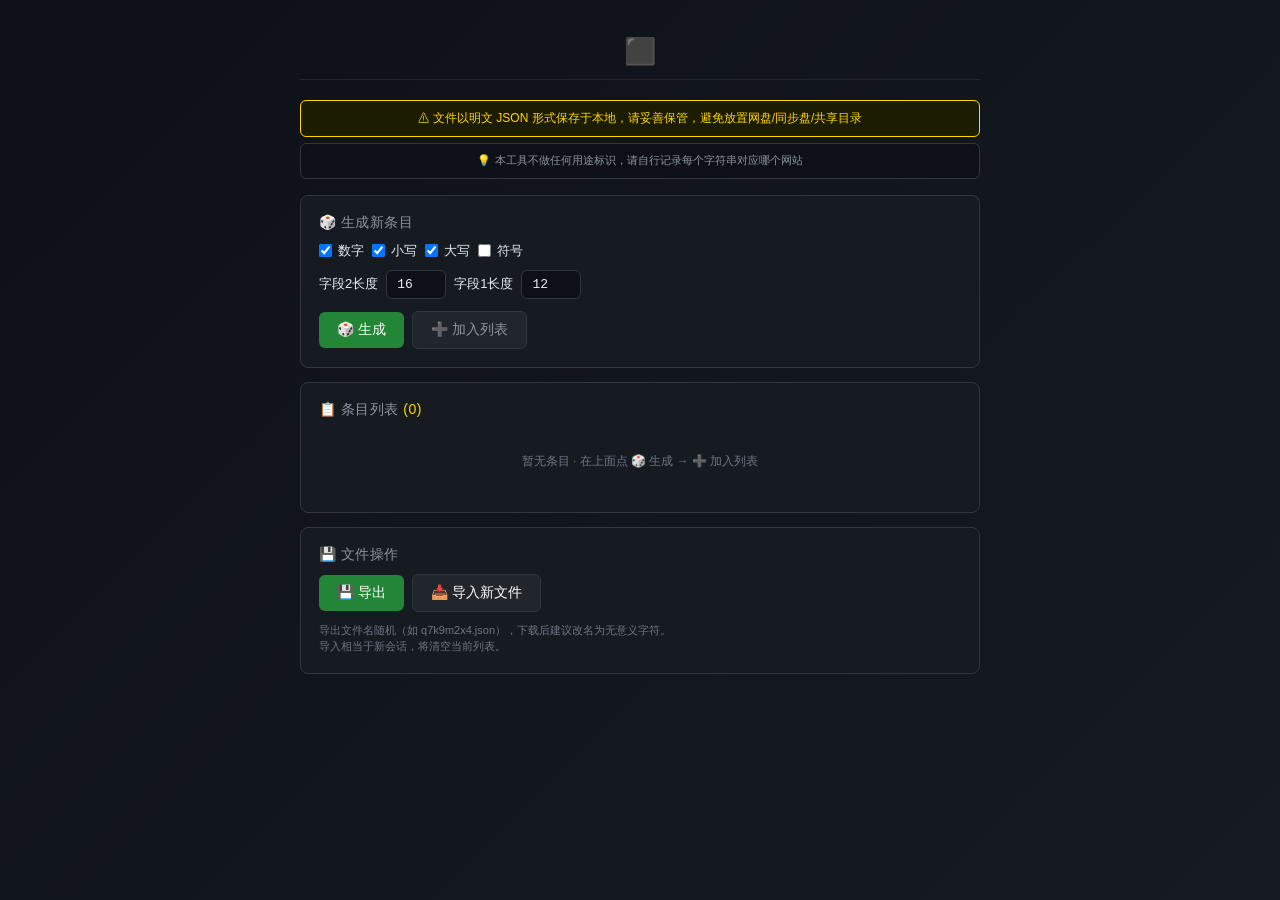
<file: pass/index.html>
<!DOCTYPE html>
<html lang="zh-CN">
<head>
<meta charset="UTF-8">
<meta name="viewport" content="width=device-width, initial-scale=1.0">
<meta http-equiv="Cache-Control" content="no-cache, must-revalidate">
<title>⬛</title>
<style>
* { box-sizing: border-box; margin: 0; padding: 0; }
body {
  font-family: -apple-system, BlinkMacSystemFont, "Segoe UI", "Microsoft YaHei", sans-serif;
  background: linear-gradient(135deg, #0d1117 0%, #161b22 100%);
  color: #e6edf3;
  min-height: 100vh;
  display: flex;
  justify-content: center;
  padding: 20px;
}
.container { max-width: 680px; width: 100%; }
header {
  text-align: center;
  padding: 16px 0 12px;
  border-bottom: 1px solid #21262d;
  margin-bottom: 20px;
}
h1 { font-size: 26px; }
h1 .logo { color: #c9d1d9; }

.warning {
  background: #1c1c00;
  border: 1px solid #FFD700;
  color: #FFD700;
  padding: 8px 14px;
  border-radius: 6px;
  font-size: 12px;
  margin-bottom: 6px;
  text-align: center;
  line-height: 1.6;
}
.tip {
  background: #0d1117;
  border: 1px solid #30363d;
  color: #8b949e;
  padding: 8px 14px;
  border-radius: 6px;
  font-size: 11px;
  margin-bottom: 16px;
  text-align: center;
  line-height: 1.6;
}

.card {
  background: #161b22;
  border: 1px solid #30363d;
  border-radius: 8px;
  padding: 18px;
  margin-bottom: 14px;
}
.card h2 {
  font-size: 14px;
  color: #8b949e;
  margin-bottom: 10px;
  font-weight: normal;
  letter-spacing: 0.5px;
}

button {
  background: #238636;
  color: white;
  border: none;
  padding: 9px 18px;
  border-radius: 6px;
  cursor: pointer;
  font-size: 14px;
  font-weight: 500;
  transition: background 0.2s;
}
button:hover { background: #2ea043; }
button:disabled { background: #30363d; color: #8b949e; cursor: not-allowed; }
button.secondary { background: #21262d; border: 1px solid #30363d; }
button.secondary:hover { background: #30363d; }
button.danger { background: #da3633; }
button.danger:hover { background: #f85149; }
button.small { padding: 4px 10px; font-size: 12px; }

.row { display: flex; gap: 8px; align-items: center; flex-wrap: wrap; }
.row + .row { margin-top: 8px; }

input[type="number"] {
  background: #0d1117;
  border: 1px solid #30363d;
  color: #e6edf3;
  padding: 6px 10px;
  border-radius: 6px;
  font-size: 13px;
  font-family: 'Courier New', monospace;
  width: 60px;
}
input[type="number"]:focus { outline: none; border-color: #1f6feb; }

label { display: flex; align-items: center; gap: 6px; font-size: 13px; cursor: pointer; }
input[type="checkbox"] { cursor: pointer; }

.entry-list { margin-top: 10px; }
.entry {
  background: #0d1117;
  border: 1px solid #21262d;
  border-radius: 6px;
  padding: 8px 10px;
  margin-bottom: 6px;
  display: flex;
  align-items: center;
  gap: 8px;
  font-size: 12px;
}
.entry-idx {
  color: #FFD700;
  min-width: 22px;
  font-family: 'Courier New', monospace;
}
.entry-content { flex: 1; min-width: 0; }
.entry-field {
  font-family: 'Courier New', monospace;
  word-break: break-all;
  cursor: pointer;
  user-select: all;
}
.entry-field-1 { color: #79c0ff; }
.entry-field-2 { color: #a5d6ff; margin-top: 2px; font-size: 11px; }
.entry-field:hover { color: #fff; }
.entry-actions { display: flex; gap: 4px; }

.empty-state {
  text-align: center;
  padding: 24px 12px;
  color: #6e7681;
  font-size: 12px;
}

.modal-overlay {
  position: fixed;
  inset: 0;
  background: rgba(0,0,0,0.7);
  display: flex;
  align-items: center;
  justify-content: center;
  z-index: 1000;
  padding: 20px;
}
.modal {
  background: #161b22;
  border: 1px solid #30363d;
  border-radius: 8px;
  padding: 24px;
  max-width: 400px;
  width: 100%;
}
.modal h3 { font-size: 16px; margin-bottom: 12px; }
.modal p { font-size: 13px; color: #8b949e; margin-bottom: 16px; line-height: 1.5; }
.modal-buttons { display: flex; gap: 8px; justify-content: flex-end; }

.toast {
  position: fixed;
  bottom: 30px;
  left: 50%;
  transform: translateX(-50%);
  background: #238636;
  color: white;
  padding: 12px 24px;
  border-radius: 6px;
  font-size: 14px;
  z-index: 2000;
  animation: fadeIn 0.2s;
}
.toast.error { background: #da3633; }
@keyframes fadeIn { from { opacity: 0; transform: translate(-50%, 10px); } to { opacity: 1; transform: translate(-50%, 0); } }

.generator-output {
  background: #0d1117;
  border: 1px solid #FFD700;
  border-radius: 6px;
  padding: 10px;
  margin-top: 10px;
}
.generator-output .label { font-size: 11px; color: #8b949e; margin-bottom: 4px; }
.generator-output .value {
  font-family: 'Courier New', monospace;
  font-size: 14px;
  color: #FFD700;
  word-break: break-all;
  letter-spacing: 1px;
  user-select: all;
  cursor: pointer;
  padding: 4px 0;
}
.generator-output .value:hover { color: #fff; }

.hidden { display: none !important; }

.file-input-wrap { display: inline-block; }
</style>
</head>
<body>
<div class="container">
  <header>
    <h1><span class="logo">⬛</span></h1>
  </header>

  <div class="warning">
    ⚠ 文件以明文 JSON 形式保存于本地，请妥善保管，避免放置网盘/同步盘/共享目录
  </div>
  <div class="tip">
    💡 本工具不做任何用途标识，请自行记录每个字符串对应哪个网站
  </div>

  <!-- 单一主界面 -->

  <!-- 生成器卡片 -->
  <div class="card">
    <h2>🎲 生成新条目</h2>
    <div class="row">
      <label><input type="checkbox" id="optDigits" checked> 数字</label>
      <label><input type="checkbox" id="optLower" checked> 小写</label>
      <label><input type="checkbox" id="optUpper" checked> 大写</label>
      <label><input type="checkbox" id="optSymbol"> 符号</label>
    </div>
    <div class="row" style="margin-top:10px;">
      <label>字段2长度</label>
      <input type="number" id="optLength" value="16" min="4" max="64">
      <label>字段1长度</label>
      <input type="number" id="optUserLength" value="12" min="4" max="32">
    </div>
    <div class="row" style="margin-top:12px;">
      <button id="btnGenerate">🎲 生成</button>
      <button id="btnAddToList" class="secondary" disabled>➕ 加入列表</button>
    </div>
    <div id="generatedOutput" class="generator-output hidden">
      <div class="label">字段1（点击复制）</div>
      <div class="value" id="genField1"></div>
      <div class="label" style="margin-top:8px;">字段2（点击复制）</div>
      <div class="value" id="genField2"></div>
    </div>
  </div>

  <!-- 条目列表卡片 -->
  <div class="card">
    <h2>📋 条目列表 <span id="entryCount" style="color:#FFD700;">(0)</span></h2>
    <div id="entryList" class="entry-list">
      <div class="empty-state">暂无条目 · 在上面点 🎲 生成 → ➕ 加入列表</div>
    </div>
  </div>

  <!-- 导出/导入卡片 -->
  <div class="card">
    <h2>💾 文件操作</h2>
    <div class="row">
      <button id="btnExport">💾 导出</button>
      <button id="btnImport" class="secondary">📥 导入新文件</button>
      <input type="file" id="fileInput" accept=".json,.txt,.dat,*" class="hidden">
    </div>
    <p style="font-size:11px;color:#6e7681;margin-top:10px;line-height:1.5;">
      导出文件名随机（如 q7k9m2x4.json），下载后建议改名为无意义字符。<br>
      导入相当于新会话，将清空当前列表。
    </p>
  </div>
</div>

<!-- 确认弹窗 -->
<div id="modal" class="modal-overlay hidden">
  <div class="modal">
    <h3 id="modalTitle"></h3>
    <p id="modalContent"></p>
    <div class="modal-buttons">
      <button id="modalCancel" class="secondary">取消</button>
      <button id="modalOk">确定</button>
    </div>
  </div>
</div>

<script>
// ==================== 状态 ====================
const state = {
  entries: [],
  generated: null,
};

// 魔数（看着像哈希值，不暴露工具名）
const MAGIC = 'X7K9Q2M4';
// 数据 key（哈希风格，不暴露字段语义）
const K_ENTRY = 'a8f2k1m9';
const K_FIELD1 = 'b3c7d2e5';
const K_FIELD2 = 'f9g1h4j6';

// ==================== 工具 ====================
const $ = (id) => document.getElementById(id);

function toast(msg, type = 'success') {
  const t = document.createElement('div');
  t.className = 'toast' + (type === 'error' ? ' error' : '');
  t.textContent = msg;
  document.body.appendChild(t);
  setTimeout(() => t.remove(), 2000);
}

function copyToClipboard(text) {
  navigator.clipboard.writeText(text).then(() => {
    toast('✓ 已复制');
  }).catch(() => {
    const ta = document.createElement('textarea');
    ta.value = text;
    document.body.appendChild(ta);
    ta.select();
    document.execCommand('copy');
    document.body.removeChild(ta);
    toast('✓ 已复制');
  });
}

function showModal({ title, content, okText = '确定', cancelText = '取消' }) {
  return new Promise((resolve) => {
    $('modalTitle').textContent = title;
    $('modalContent').textContent = content;
    $('modalOk').textContent = okText;
    $('modalCancel').textContent = cancelText;
    $('modal').classList.remove('hidden');
    const cleanup = () => {
      $('modal').classList.add('hidden');
      $('modalOk').onclick = null;
      $('modalCancel').onclick = null;
    };
    $('modalOk').onclick = () => { cleanup(); resolve(true); };
    $('modalCancel').onclick = () => { cleanup(); resolve(false); };
  });
}

// ==================== 字符集 ====================
const CHARSETS = {
  digits: '0123456789',
  lower: 'abcdefghijklmnopqrstuvwxyz',
  upper: 'ABCDEFGHIJKLMNOPQRSTUVWXYZ',
  symbol: '!@#$%^&*()-_=+[]{};:,.<>?'
};

function randomString(length, charset) {
  if (!charset) return '';
  const arr = new Uint32Array(length);
  crypto.getRandomValues(arr);
  let s = '';
  for (let i = 0; i < length; i++) s += charset[arr[i] % charset.length];
  return s;
}

function buildCharset(opts) {
  let cs = '';
  if (opts.digits) cs += CHARSETS.digits;
  if (opts.lower) cs += CHARSETS.lower;
  if (opts.upper) cs += CHARSETS.upper;
  if (opts.symbol) cs += CHARSETS.symbol;
  return cs;
}

function randomFilename() {
  const chars = CHARSETS.lower + CHARSETS.digits;
  let name = '';
  const arr = new Uint32Array(8);
  crypto.getRandomValues(arr);
  for (let i = 0; i < 8; i++) name += chars[arr[i] % chars.length];
  return name + '.json';
}

// ==================== 生成器 ====================
function generate() {
  const opts = {
    digits: $('optDigits').checked,
    lower: $('optLower').checked,
    upper: $('optUpper').checked,
    symbol: $('optSymbol').checked,
  };
  const passLen = parseInt($('optLength').value) || 16;
  const userLen = parseInt($('optUserLength').value) || 12;
  
  const passCs = buildCharset(opts);
  const userCs = buildCharset({ digits: true, lower: true, upper: false, symbol: false });
  
  if (!passCs) {
    toast('请至少选择一种字符', 'error');
    return;
  }
  
  state.generated = {
    f1: randomString(userLen, userCs),
    f2: randomString(passLen, passCs)
  };
  
  $('genField1').textContent = state.generated.f1;
  $('genField2').textContent = state.generated.f2;
  $('generatedOutput').classList.remove('hidden');
  $('btnAddToList').disabled = false;
}

function addToList() {
  if (!state.generated) return;
  state.entries.push({
    [K_FIELD1]: state.generated.f1,
    [K_FIELD2]: state.generated.f2
  });
  state.generated = null;
  $('generatedOutput').classList.add('hidden');
  $('btnAddToList').disabled = true;
  renderList();
  toast('✓ 已加入列表');
}

// ==================== 列表渲染 ====================
function renderList() {
  const list = $('entryList');
  $('entryCount').textContent = `(${state.entries.length})`;
  
  if (state.entries.length === 0) {
    list.innerHTML = '<div class="empty-state">暂无条目 · 在上面点 🎲 生成 → ➕ 加入列表</div>';
    return;
  }
  
  list.innerHTML = state.entries.map((e, i) => {
    const f1 = e[K_FIELD1] || '';
    const f2 = e[K_FIELD2] || '';
    return `
    <div class="entry">
      <div class="entry-idx">#${String(i + 1).padStart(2, '0')}</div>
      <div class="entry-content">
        <div class="entry-field entry-field-1" data-act="copy-f1" data-i="${i}">${f1}</div>
        <div class="entry-field entry-field-2" data-act="copy-f2" data-i="${i}">${f2}</div>
      </div>
      <div class="entry-actions">
        <button class="small danger" data-act="del" data-i="${i}">删除</button>
      </div>
    </div>
  `;
  }).join('');
  
  list.querySelectorAll('[data-act]').forEach(el => {
    el.onclick = () => handleEntryAction(el.dataset.act, parseInt(el.dataset.i));
  });
}

async function handleEntryAction(act, idx) {
  const entry = state.entries[idx];
  if (!entry) return;
  
  if (act === 'copy-f1') copyToClipboard(entry[K_FIELD1] || '');
  else if (act === 'copy-f2') copyToClipboard(entry[K_FIELD2] || '');
  else if (act === 'del') {
    const ok = await showModal({
      title: '确认删除？',
      content: `条目 #${idx + 1} 将从列表移除（导出时不会包含）。\n\n确定删除？`,
      okText: '删除',
      cancelText: '取消'
    });
    if (ok) {
      state.entries.splice(idx, 1);
      renderList();
      toast('已删除');
    }
  }
}

// ==================== 导出 ====================
function exportVault() {
  if (state.entries.length === 0) {
    toast('列表为空，无可导出', 'error');
    return;
  }
  
  const filename = randomFilename();
  const data = {
    [MAGIC]: 1,
    [K_ENTRY]: state.entries
  };
  
  const blob = new Blob([JSON.stringify(data, null, 2)], { type: 'application/json' });
  const url = URL.createObjectURL(blob);
  const a = document.createElement('a');
  a.href = url;
  a.download = filename;
  document.body.appendChild(a);
  a.click();
  document.body.removeChild(a);
  URL.revokeObjectURL(url);
  
  toast(`✓ 已导出 ${filename}`);
}

// ==================== 导入 ====================
async function importVault(file) {
  try {
    const text = await file.text();
    const data = JSON.parse(text);
    
    if (data[MAGIC] === undefined || !data[K_ENTRY] || !Array.isArray(data[K_ENTRY])) {
      throw new Error('文件格式不识别');
    }
    
    const entries = [];
    for (const e of data[K_ENTRY]) {
      if (!e || typeof e[K_FIELD1] !== 'string' || typeof e[K_FIELD2] !== 'string') {
        throw new Error('条目结构错误');
      }
      entries.push({
        [K_FIELD1]: e[K_FIELD1],
        [K_FIELD2]: e[K_FIELD2]
      });
    }
    
    // 如果当前有内容，提示确认
    if (state.entries.length > 0) {
      const ok = await showModal({
        title: '导入将清空当前列表',
        content: `当前有 ${state.entries.length} 条记录，导入后将全部替换。\n\n确定导入？`,
        okText: '导入',
        cancelText: '取消'
      });
      if (!ok) return;
    }
    
    state.entries = entries;
    renderList();
    toast(`✓ 已导入 ${state.entries.length} 条`);
  } catch (e) {
    toast('导入失败：' + e.message, 'error');
  }
}

// ==================== 事件绑定 ====================
$('btnGenerate').onclick = generate;
$('btnAddToList').onclick = addToList;
$('btnExport').onclick = exportVault;
$('btnImport').onclick = () => $('fileInput').click();

$('fileInput').onchange = (e) => {
  const file = e.target.files[0];
  if (file) importVault(file);
  e.target.value = '';
};

// 点击生成结果复制
$('genField1').onclick = () => state.generated && copyToClipboard(state.generated.f1);
$('genField2').onclick = () => state.generated && copyToClipboard(state.generated.f2);

// 启动
renderList();
</script>
</body>
</html>
</file>
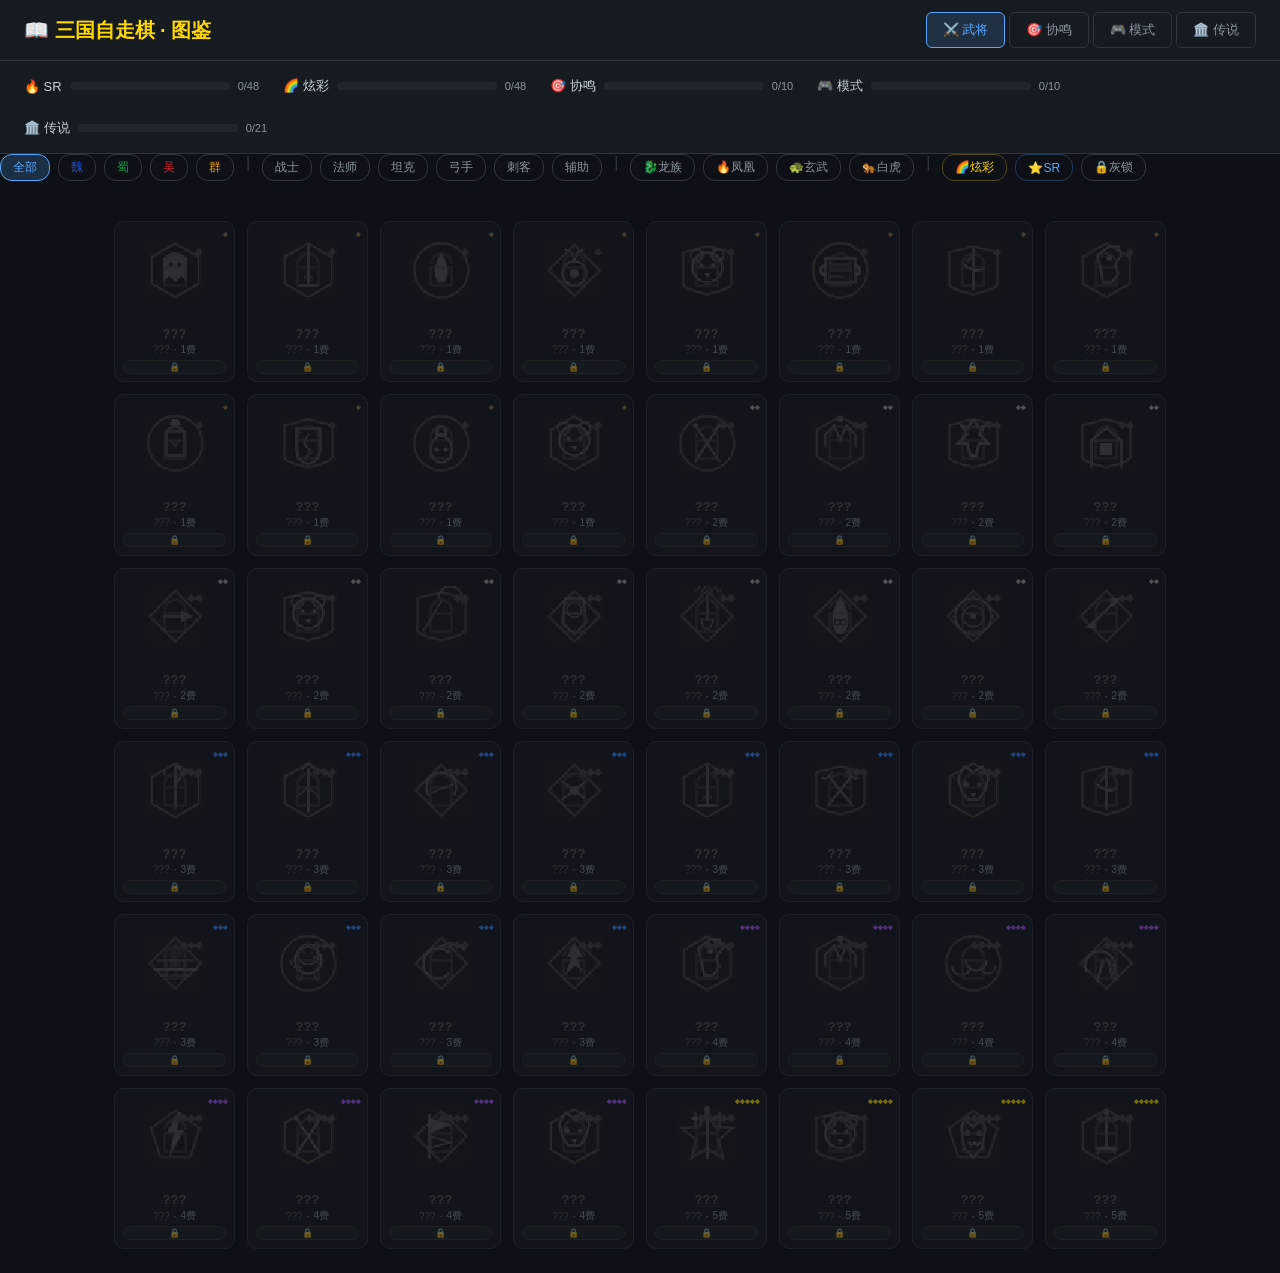
<file: codex.html>
<!DOCTYPE html>
<html lang="zh-CN">
<head>
<meta charset="UTF-8">
<meta name="viewport" content="width=device-width, initial-scale=1.0">
<title>三国自走棋 · 图鉴</title>
<style>
:root {
  --bg: #0d1117; --card-bg: #161b22; --border: #30363d;
  --text: #c9d1d9; --muted: #8b949e; --accent: #58a6ff;
  --gold: #ffd700; --green: #3fb950; --red: #f85149; --purple: #bc8cff;
  --orange: #f0883e; --wei: #1d4ed8; --shu: #16a34a; --wu: #dc2626; --qun: #f59e0b;
}
* { margin:0; padding:0; box-sizing:border-box; }
body {
  background: var(--bg); color: var(--text);
  font-family: -apple-system, "Microsoft YaHei", sans-serif;
  min-height: 100vh;
}

/* ── 顶部导航 ── */
#top-nav {
  display: flex; align-items: center; justify-content: space-between;
  padding: 12px 24px; background: var(--card-bg); border-bottom: 1px solid var(--border);
  position: sticky; top: 0; z-index: 100;
}
#top-nav h1 { font-size: 20px; color: var(--gold); }
#top-nav .nav-links { display: flex; gap: 4px; }
.nav-btn {
  padding: 8px 16px; border-radius: 6px; border: 1px solid var(--border);
  background: transparent; color: var(--muted); cursor: pointer; font-size: 13px;
  transition: all 0.15s;
  -webkit-tap-highlight-color: transparent;
  touch-action: manipulation;
  user-select: none; -webkit-user-select: none;
}
.nav-btn:hover { border-color: var(--accent); color: var(--text); }
.nav-btn.active { background: rgba(88,166,255,0.15); border-color: var(--accent); color: var(--accent); }
.nav-btn:active { opacity: 0.7; }

/* ── 进度条 ── */
#progress-bar {
  padding: 16px 24px; background: var(--card-bg); border-bottom: 1px solid var(--border);
  display: flex; gap: 24px; flex-wrap: wrap; align-items: center;
}
.prog-item { display: flex; align-items: center; gap: 8px; font-size: 13px; }
.prog-track {
  width: 160px; height: 8px; background: #21262d; border-radius: 4px; overflow: hidden;
}
.prog-fill { height: 100%; border-radius: 4px; transition: width 0.5s; }
.prog-fill.sr-prog { background: linear-gradient(90deg, #3b82f6, #22c55e); }
.prog-fill.prism-prog { background: linear-gradient(90deg, #ff4444, #ff8c00, #ffd700, #3fb950, #3b82f6, #a855f7); }
.prog-fill.synergies { background: var(--purple); }
.prog-fill.modes { background: var(--orange); }
.prog-fill.hidden { background: var(--gold); }
.prog-label { font-size: 11px; color: var(--muted); }

/* ── 主体 ── */
#main-content {
  max-width: 1100px; margin: 0 auto; padding: 24px;
}
.section-title {
  font-size: 16px; color: var(--accent); margin: 24px 0 12px;
  border-bottom: 1px solid var(--border); padding-bottom: 8px;
}

/* ── 筛选栏 ── */
#filter-bar {
  display: flex; gap: 8px; flex-wrap: wrap; margin-bottom: 16px;
}
.filter-btn {
  padding: 4px 12px; border-radius: 12px; border: 1px solid var(--border);
  background: transparent; color: var(--muted); cursor: pointer; font-size: 12px;
  transition: all 0.15s;
  -webkit-tap-highlight-color: transparent;
  touch-action: manipulation;
  user-select: none; -webkit-user-select: none;
}
.filter-btn:hover { border-color: var(--accent); color: var(--text); }
.filter-btn:active { opacity: 0.7; }
.filter-btn.active { background: rgba(88,166,255,0.2); border-color: var(--accent); color: var(--accent); }

/* ── 图鉴网格 ── */
#codex-grid {
  display: grid;
  grid-template-columns: repeat(auto-fill, minmax(120px, 1fr));
  gap: 12px;
}
.codex-card {
  background: var(--card-bg); border: 1px solid var(--border);
  border-radius: 10px; overflow: hidden; position: relative;
  transition: transform 0.15s, box-shadow 0.15s; cursor: pointer;
  aspect-ratio: 3/4;
}
.codex-card:hover {
  transform: translateY(-2px);
  box-shadow: 0 4px 16px rgba(0,0,0,0.4);
}
.codex-card.locked {
  opacity: 0.45; cursor: default;
}
.codex-card.locked:hover { transform: none; box-shadow: none; }

/* SR 解锁 — 阵营色描边 */
.codex-card.sr-unlocked {
  border-color: rgba(88,166,255,0.5);
  opacity: 1; cursor: pointer;
}

/* 炫彩 — 彩虹描边+微光 */
.codex-card.prismatic {
  border-color: transparent;
  border-width: 2px;
  background-image: linear-gradient(var(--card-bg), var(--card-bg)),
    linear-gradient(135deg, #ff4444, #ff8c00, #ffd700, #3fb950, #3b82f6, #a855f7, #ff4444);
  background-origin: border-box;
  background-clip: padding-box, border-box;
  opacity: 1; cursor: pointer;
  animation: prism-glow 3s linear infinite;
}
@keyframes prism-glow {
  0%, 100% { box-shadow: 0 0 8px rgba(255,215,0,0.3); }
  50% { box-shadow: 0 0 18px rgba(168,85,247,0.5); }
}

/* Tier badge */
.tier-badge {
  display: block; font-size: 9px; margin-top: 3px;
  border-radius: 8px; padding: 1px 8px;
}
.prismatic-badge { color: #ffd700; background: rgba(255,215,0,0.1); border: 1px solid rgba(255,215,0,0.3); }
.sr-badge { color: #58a6ff; background: rgba(88,166,255,0.1); border: 1px solid rgba(88,166,255,0.3); }
.locked-badge { color: #555; background: rgba(255,255,255,0.03); border: 1px solid #333; }

/* 卡片内部 */
.card-icon {
  width: 100%; height: 60%; display: flex; align-items: center; justify-content: center;
  position: relative; overflow: hidden;
}
.card-icon img {
  width: 80%; height: 80%; object-fit: contain;
}
.card-icon .lock-icon {
  position: absolute; font-size: 32px; opacity: 0.6;
}
.card-info {
  padding: 8px; text-align: center;
}
.card-name {
  font-size: 13px; font-weight: 600; margin-bottom: 2px;
}
.card-sub {
  font-size: 10px; color: var(--muted);
  display: flex; align-items: center; justify-content: center; gap: 4px;
}
.card-rarity {
  position: absolute; top: 6px; right: 6px;
  font-size: 10px; font-weight: bold;
}

/* 稀有度色 */
.rarity-common { color: #8b7355; }
.rarity-rare { color: #a0a0a0; }
.rarity-epic { color: #3b82f6; }
.rarity-legend { color: #a855f7; }
.rarity-mythic { color: #ffd700; }

/* 解锁高亮环 */
.codex-card.unlocked { border-color: rgba(88,166,255,0.4); }
.codex-card.unlocked .card-icon::after {
  content: '✅'; position: absolute; top: 4px; left: 6px; font-size: 10px;
}

/* ── 详情模态 ── */
#detail-modal {
  display: none; position: fixed; top: 0; left: 0; width: 100%; height: 100%;
  background: rgba(0,0,0,0.7); z-index: 200;
  align-items: center; justify-content: center;
}
#detail-modal.open { display: flex; }
#detail-card {
  background: var(--card-bg); border: 1px solid var(--border);
  border-radius: 14px; padding: 24px; max-width: 420px; width: 90%;
  text-align: center;
}
#detail-card .large-icon { margin: 0 auto 12px; }
#detail-card .large-icon img { width: 100px; height: 100px; }
#detail-card h2 { font-size: 22px; color: var(--gold); margin-bottom: 4px; }
#detail-card .faction-tag {
  display: inline-block; padding: 2px 10px; border-radius: 10px;
  font-size: 11px; font-weight: bold; margin: 4px 2px;
}
#detail-card .skill-desc {
  font-size: 13px; color: var(--muted); margin: 12px 0; line-height: 1.6;
}
#detail-card .tags-line { font-size: 11px; margin: 6px 0; }
#detail-card .lore-text {
  font-size: 12px; color: var(--muted); margin-top: 10px; padding-top: 10px;
  border-top: 1px solid var(--border); line-height: 1.7; font-style: italic;
}
#detail-card .unlock-hint {
  font-size: 12px; color: var(--red); margin-top: 10px;
}
#close-modal, .close-modal-btn {
  margin-top: 16px; padding: 8px 24px; border-radius: 8px;
  background: var(--accent); color: #fff; border: none; cursor: pointer; font-size: 13px;
  -webkit-tap-highlight-color: transparent;
}

/* ── 风格/模式图鉴卡片 ── */
.synergy-card, .mode-card {
  background: var(--card-bg); border: 1px solid var(--border);
  border-radius: 10px; padding: 16px; margin-bottom: 10px;
  transition: border-color 0.15s;
}
.synergy-card.unlocked { border-color: rgba(188,140,255,0.4); }
.mode-card.unlocked { border-color: rgba(240,136,62,0.4); }
.synergy-card h4, .mode-card h4 { font-size: 15px; margin-bottom: 4px; }
.synergy-card .syn-stats, .mode-card .mode-stats {
  font-size: 12px; color: var(--muted);
}

/* ── 响应式 ── */
@media (max-width: 600px) {
  #codex-grid { grid-template-columns: repeat(auto-fill, minmax(90px, 1fr)); gap: 8px; }
  #top-nav { flex-direction: column; gap: 8px; }
}
</style>
</head>
<body>

<!-- 顶部导航 -->
<div id="top-nav">
  <h1>📖 三国自走棋 · 图鉴</h1>
  <div class="nav-links" id="nav-links">
    <button class="nav-btn active" data-tab="heroes">⚔️ 武将</button>
    <button class="nav-btn" data-tab="synergies">🎯 协鸣</button>
    <button class="nav-btn" data-tab="modes">🎮 模式</button>
    <button class="nav-btn" data-tab="hidden">🏛️ 传说</button>
  </div>
</div>

<!-- 进度条 -->
<div id="progress-bar">
  <div class="prog-item">
    <span>🔥 SR</span>
    <div class="prog-track"><div class="prog-fill sr-prog" id="sr-prog"></div></div>
    <span class="prog-label" id="sr-label">0/38</span>
  </div>
  <div class="prog-item">
    <span>🌈 炫彩</span>
    <div class="prog-track"><div class="prog-fill prism-prog" id="prism-prog"></div></div>
    <span class="prog-label" id="prism-label">0/38</span>
  </div>
  <div class="prog-item">
    <span>🎯 协鸣</span>
    <div class="prog-track"><div class="prog-fill synergies" id="syn-prog"></div></div>
    <span class="prog-label" id="syn-label">0/10</span>
  </div>
  <div class="prog-item">
    <span>🎮 模式</span>
    <div class="prog-track"><div class="prog-fill modes" id="modes-prog"></div></div>
    <span class="prog-label" id="modes-label">0/10</span>
  </div>
  <div class="prog-item">
    <span>🏛️ 传说</span>
    <div class="prog-track"><div class="prog-fill hidden" id="hidden-prog"></div></div>
    <span class="prog-label" id="hidden-label">0/25</span>
  </div>
</div>

<!-- 筛选栏 -->
<div id="filter-bar"></div>

<!-- 主体 -->
<div id="main-content">
  <div id="codex-grid"></div>
</div>

<!-- 详情模态 -->
<div id="detail-modal">
  <div id="detail-card"></div>
</div>

<script src="js/data.js"></script>
<script src="js/icon-builder.js"></script>
<script>
// ============================================
// 图鉴逻辑
// ============================================

// ═══ 数据 ═══
// 新格式: codex_s1_heroes = { heroId: { sr: bool, prismatic: bool } }
// sr       = 用该英雄夺冠过 → 阵营色图标点亮
// prismatic = 完成三星合成 → 炫彩图标点亮
var CODEX_KEYS = {
  heroes: 'codex_s1_heroes',
  synergies: 'codex_s1_synergies',
  modes: 'codex_s1_modes',
  hidden: 'codex_s1_hidden',
};

function loadCodex(key) {
  try {
    var raw = JSON.parse(localStorage.getItem(key) || '{}');
    // 兼容旧格式（旧的只存了 true/false）
    if (key === CODEX_KEYS.heroes) {
      var upgraded = {};
      var ids = Object.keys(raw);
      for (var i = 0; i < ids.length; i++) {
        var id = ids[i];
        var val = raw[id];
        if (typeof val === 'object' && ('sr' in val || 'prismatic' in val)) {
          upgraded[id] = val;
        } else if (val === true) {
          upgraded[id] = { sr: true, prismatic: false };
        } else {
          upgraded[id] = val;
        }
      }
      return upgraded;
    }
    return raw;
  }
  catch(e) { return {}; }
}

// ═══ 小说设定文本 ═══
var LORE = {
  zhao_yun: '龙胆长枪，龙族护卫。前世为昆仑龙族一脉，投蜀汉以人身行走天下。',
  huang_zhong: '老将烈弓，百步穿杨。定军山一役斩夏侯渊，蜀汉五虎之末。',
  xu_chu: '虎痴，白虎之力守护者。典韦死后为曹操贴身护卫，魏国第一猛将。',
  sun_quan: '江东之主，制衡三方。继承父兄基业，少年坐断东南。',
  liu_bei: '仁德之君，大汉龙脉继承者。织席贩履出身，终成一方帝业。',
  yu_jin: '五子良将之一，治军严整。后降关羽，晚节不保。',
  guan_ping: '关羽义子，青龙随侍。随父镇守荆州，麦城同死。',
  zhang_bao: '张飞之子，虎贲校尉。继承父志，北伐中原。',
  han_xiandi: '大汉末代天子，龙脉绝唱。曹操挟天子以令诸侯。',
  guan_yu: '武圣。剐龙台上监斩天官转世——前世只斩了半刀。以玄武之力驾驭青龙。',
  zhang_fei: '燕人张飞，丈八蛇矛。相柳遗躯所铸蛇矛，万军之中取上将首级。',
  dian_wei: '古之恶来。双铁戟重八十斤，宛城护主而死。',
  lian_hua: '江东才女法师。水乡莲花化身，以花瓣为术。',
  hua_xiong: '九黎焚天刀持有者。凤凰族交易锻造的魔刀加持。',
  zhang_liao: '威震逍遥津。白虎之将，八百破十万。关羽旧友——还欠三百斛绿豆。',
  yue_jin: '五子良将之先登。每战必先登城，魏国攻城先锋。',
  huang_gai: '苦肉计主演。赤壁火攻的执行者，以忠勇闻。',
  guo_jia: '鬼才军师。短命鬼之首——遗计定辽东，英年早逝。',
  xun_yu: '王佐之才。曹操首席谋主，居中持重。因反对称公而自尽。',
  xiahou_yuan: '夏侯弓神。神速连射，虎步关右。定军山被黄忠斩首。',
  taishi_ci: '东莱太史慈。箭无虚发，信义笃烈。孙策的生死之交。',
  zhu_ge: '卧龙。目睹彭城屠杀后立誓以凡躯为炉炼焚神之火。七星灯续命被魏延踏灭。',
  sima_yi: '冢虎。潜伏爪牙，三马同槽。最终窃取魏国江山的军师。',
  zhou_yu: '美周郎，凤鸣琴持有者。赤壁火攻主帅。凤凰族标记的收割者。',
  lv_meng: '吴下阿蒙。白衣渡江奇袭荆州，士别三日刮目相看。',
  pang_tong: '凤雏。连环计锁战船。落凤坡中箭身亡——凤凰归天。',
  xu_huang: '五子良将之长驱。治军严谨，周亚夫之风。',
  cheng_yu: '十面埋伏之谋主。以人肉为军粮的冷酷军师。',
  lu_xun: '火烧连营。夷陵之战一把火烧尽刘备七百里连营。',
  lian_po: '赵国老将。负荆请罪的传奇，老当益壮的坦克。',
  zhang_he: '五子良将之巧变。街亭破马谡，木门道中伏身亡。',
  ma_chao: '锦马超。西凉铁骑，威震羌胡。潼关杀得曹操割须弃袍。',
  cao_cao: '奸雄。剐龙台监斩天官前身。借神魔之力以制神魔，玄武族的收割者。',
  zuo_ci: '遁甲天书之主。玄武方士，能役使鬼神。验印揭穿曹操玄武族身份。',
  jiang_wei: '诸葛亮继志者。九伐中原，薪火相传。蜀汉最后的军师。',
  lv_bu: '飞将军。三龙护体——赤/黄/金三龙，金龙已被辕门射戟所伤。紫微天命被四圣兽截断。',
  sun_ce: '小霸王。以玉玺借兵，横扫江东。被刺客所伤，英年早逝。',
  dian_yong: '典勇。刺客与法师的双面手。',
};

// ═══ 渲染函数 ═══
function getCostRarity(cost) {
  const map = { 1:'common', 2:'rare', 3:'epic', 4:'legend', 5:'mythic' };
  const labels = { 1:'普通', 2:'稀有', 3:'史诗', 4:'传说', 5:'神话' };
  return { cls: map[cost] || 'common', label: labels[cost] || '' };
}

function getFactionColor(faction) {
  const map = { wei:'#1d4ed8', shu:'#16a34a', wu:'#dc2626', qun:'#f59e0b' };
  return map[faction] || '#555';
}

function getFactionName(faction) {
  const map = { wei:'魏', shu:'蜀', wu:'吴', qun:'群' };
  return map[faction] || faction;
}

function renderHeroes(filter) {
  const grid = document.getElementById('codex-grid');
  const codex = loadCodex(CODEX_KEYS.heroes);
  grid.innerHTML = '';

  var heroes = [];
  for (var i = 0; i < HEROES.length; i++) { heroes.push(HEROES[i]); }
  if (filter && filter !== 'all') {
    if (['wei','shu','wu','qun'].indexOf(filter) >= 0) {
      heroes = heroes.filter(function(h) { return h.synergies.indexOf(filter) >= 0; });
    } else if (['warrior','mage','tank','archer','assassin','support'].indexOf(filter) >= 0) {
      heroes = heroes.filter(function(h) { return h.synergies.indexOf(filter) >= 0; });
    } else if (filter === 'sr') {
      heroes = heroes.filter(function(h) { return codex[h.id] && codex[h.id].sr && !codex[h.id].prismatic; });
    } else if (filter === 'prismatic') {
      heroes = heroes.filter(function(h) { return codex[h.id] && codex[h.id].prismatic; });
    } else if (filter === 'locked') {
      heroes = heroes.filter(function(h) { return !codex[h.id] || (!codex[h.id].sr && !codex[h.id].prismatic); });
    } else if (['dragon','phoenix','tortoise','tiger'].indexOf(filter) >= 0) {
      heroes = heroes.filter(function(h) { return h.tags && h.tags.indexOf(filter) >= 0; });
    }
  }

  heroes.forEach(function(h) {
    var state = codex[h.id] || null;
    var tier = ICONS.getTier(state);
    var faction = h.synergies.find(function(s) { return ['wei','shu','wu','qun'].indexOf(s) >= 0; }) || 'wei';
    var rarity = getCostRarity(h.cost);

    // 选对应 tier 的 PNG
    var pngSrc = tier === 2 ? h.iconPNG_prismatic
      : tier === 1 ? h.iconPNG_sr
      : h.iconPNG_locked;
    var displayName = tier > 0 ? h.name : '???';
    var factionColor = tier > 0 ? getFactionColor(faction) : '#555';

    var cardCls = 'codex-card';
    if (tier === 2) cardCls += ' prismatic';
    else if (tier === 1) cardCls += ' sr-unlocked';
    else cardCls += ' locked';

    var tierBadge = tier === 2
      ? '<span class="tier-badge prismatic-badge">✦ 炫彩</span>'
      : tier === 1
        ? '<span class="tier-badge sr-badge">⭐ SR</span>'
        : '<span class="tier-badge locked-badge">🔒</span>';

    var card = document.createElement('div');
    card.className = cardCls;

    // 图标区：优先 Canvas PNG，若为空串/iVBOR 占位则降级为 emoji
    var isBlankPng = !pngSrc || pngSrc === '[data-uri]';
    var iconHtml;
    if (!isBlankPng) {
      // 用 inline img，并在 load 后检测是否全透明（小程序 Canvas 有时会返回空白）
      iconHtml = '<img src="' + pngSrc + '" alt="' + h.name + '"'
        + ' style="width:60px;height:60px;border-radius:6px;object-fit:contain;image-rendering:pixelated;"'
        + ' onerror="this.style.display=\'none\';this.nextSibling.style.display=\'inline\'">'
        + '<span style="font-size:36px;display:none;">' + h.icon + '</span>';
    } else {
      iconHtml = '<span style="font-size:36px;">' + h.icon + '</span>';
    }

    card.innerHTML =
      '<span class="card-rarity rarity-' + rarity.cls + '">' + '⬥'.repeat(h.cost) + '</span>' +
      '<div class="card-icon">' + iconHtml + '</div>' +
      '<div class="card-info">' +
        '<div class="card-name" style="color:' + factionColor + '">' + displayName + '</div>' +
        '<div class="card-sub">' +
          '<span style="color:' + factionColor + '">' + (tier > 0 ? getFactionName(faction) : '???') + '</span>' +
          '<span>·</span>' +
          '<span>' + h.cost + '费</span>' +
        '</div>' +
        tierBadge +
      '</div>';

    if (tier > 0) {
      card.onclick = (function(hero) { return function() { showHeroDetail(hero); }; })(h);
    }

    grid.appendChild(card);
  });
}

function showHeroDetail(hero) {
  var codex = loadCodex(CODEX_KEYS.heroes);
  var state = codex[hero.id] || {};
  var tier = ICONS.getTier(state);
  var faction = hero.synergies.find(function(s) { return ['wei','shu','wu','qun'].indexOf(s) >= 0; }) || 'wei';
  var rarity = getCostRarity(hero.cost);

  var pngSrc = tier === 2 ? hero.iconPNG_prismatic
    : tier === 1 ? hero.iconPNG_sr
    : hero.iconPNG_locked;

  var lore = LORE[hero.id] || '';
  var synNames = hero.synergies.map(function(s) {
    var syn = SYNERGIES[s];
    return syn ? syn.icon + ' ' + syn.name : s;
  }).join(' · ');
  var tagNames = hero.tags ? hero.tags.join(' · ') : '';

  var unlockHint = '';
  if (tier === 0) unlockHint = '<p class="unlock-hint">🔒 用此武将取得冠军胜利即可解锁 SR 阵营配色</p>';
  else if (tier === 1) unlockHint = '<p class="unlock-hint">🌈 将此武将合成为 ★★★ 三星即可解锁炫彩徽章</p>';
  else unlockHint = '<p class="unlock-hint" style="color:#ffd700">✨ 炫彩已解锁！这是最高荣誉徽章</p>';

  var modal = document.getElementById('detail-modal');
  var card = document.getElementById('detail-card');
  var isBlankDetail = !pngSrc || pngSrc === '[data-uri]';
  var largeIconHtml = isBlankDetail
    ? '<span style="font-size:80px">' + hero.icon + '</span>'
    : '<img src="' + pngSrc + '" alt="' + hero.name + '" style="width:100px;height:100px;object-fit:contain;image-rendering:pixelated;" onerror="this.style.display=\'none\';this.insertAdjacentHTML(\'afterend\',\'<span style=font-size:80px>' + hero.icon + '</span>\')">';
  card.innerHTML =
    '<div class="large-icon">' + largeIconHtml + '</div>' +
    '<h2>' + hero.name + ' <span style="font-size:14px;color:var(--muted);">' + (tier === 2 ? '✦炫彩' : tier === 1 ? '⭐SR' : '🔒灰标') + '</span></h2>' +
    '<span class="faction-tag" style="background:' + getFactionColor(faction) + '33;color:' + getFactionColor(faction) + ';border:1px solid ' + getFactionColor(faction) + '">' +
      getFactionName(faction) + ' · ' + hero.cost + '费 · ' + rarity.label +
    '</span>' +
    '<p style="margin:8px 0;font-size:13px;">' + synNames + '</p>' +
    (tagNames ? '<p class="tags-line">🏷️ ' + tagNames + '</p>' : '') +
    '<p class="skill-desc"><strong>' + hero.skill.name + '</strong>：' + hero.skill.description + '</p>' +
    (lore ? '<p class="lore-text">📜 ' + lore + '</p>' : '') +
    unlockHint +
    '<button id="close-modal-btn" class="close-modal-btn">关闭</button>';
  modal.classList.add('open');
  // 绑定本次弹窗内的关闭按钮
  var closeBtn2 = document.getElementById('close-modal-btn');
  if (closeBtn2) {
    closeBtn2.onclick = null;
    closeBtn2.addEventListener('click', closeDetail);
  }
}

function closeDetail() {
  document.getElementById('detail-modal').classList.remove('open');
}

// ═══ 协鸣图鉴 ═══
function renderSynergies() {
  var grid = document.getElementById('codex-grid');
  var codex = loadCodex(CODEX_KEYS.synergies);
  grid.innerHTML = '';

  var keys = Object.keys(SYNERGIES);
  for (var i = 0; i < keys.length; i++) {
    var key = keys[i];
    var syn = SYNERGIES[key];
    var unlocked = !!codex[key];
    var html = '<div class="synergy-card' + (unlocked ? ' unlocked' : '') + '">';
    html += '<h4>' + syn.icon + ' ' + syn.name + ' ' + (unlocked ? '✅' : '🔒') + '</h4>';
    html += '<p style="font-size:12px;color:var(--muted);margin:4px 0;">' + syn.description + '</p>';
    html += '<div class="syn-stats">';
    for (var j = 0; j < syn.tiers.length; j++) {
      var t = syn.tiers[j];
      html += '<div style="margin:3px 0;">';
      html += unlocked ? ('[' + t.count + '人] ' + t.effect) : ('[' + t.count + '人] ???');
      html += '</div>';
    }
    html += '</div>';
    if (unlocked && codex[key].tier) {
      var stars = '';
      for (var k = 0; k < codex[key].tier; k++) stars += '⭐';
      html += '<p style="font-size:11px;color:var(--gold);margin-top:6px;">最高达成：' + stars + '</p>';
    }
    html += '</div>';
    grid.innerHTML += html;
  }
}

// ═══ 模式图鉴 ═══
var MODE_LIST = [
  { id:'standard', name:'⚔️ 标准模式', desc:'经典自走棋体验，纯策略博弈。永远的起手式。', priority:'P0' },
  { id:'double_star', name:'⭐⭐ 双星闪耀', desc:'每轮首购英雄直接二星，所有人同步加速。', priority:'P0' },
  { id:'synergy_component', name:'🧩 协鸣组件开局', desc:'开局每人获得一个万能协鸣组件，策略深度翻倍。', priority:'P1' },
  { id:'free_reroll', name:'🆓 零元刷新', desc:'收入减半，商店刷新免费。极致刷新体验。', priority:'P1' },
  { id:'legend_overthrow', name:'🏛️ 传说体系颠覆', desc:'基于《诸界异宇》的隐藏协鸣被激活。', priority:'P2' },
  { id:'destiny_peak', name:'👑 天命最高', desc:'每个协鸣满层效果翻倍或质变。', priority:'P2' },
  { id:'targeted_synergy', name:'🎯 定向协鸣', desc:'随机阵营获得全局 buff。', priority:'P3' },
  { id:'high_buyback', name:'💸 高价回收', desc:'卖出金额翻倍，鼓励频繁换阵。', priority:'P3' },
  { id:'eight_rules', name:'🎲 八人异则', desc:'8 人各不同规则，终极混沌。', priority:'远期' },
  { id:'lightning_war', name:'⚡ 闪电战', desc:'20 轮上限，收入翻倍，节奏极快。', priority:'远期' },
];

function renderModes() {
  var grid = document.getElementById('codex-grid');
  var codex = loadCodex(CODEX_KEYS.modes);
  grid.innerHTML = '';

  for (var i = 0; i < MODE_LIST.length; i++) {
    var m = MODE_LIST[i];
    var modeData = codex[m.id];
    var wins = modeData ? modeData.wins : 0;
    var tier = wins >= 10 ? '🏆 大师' : wins >= 3 ? '🟪 专家' : wins >= 1 ? '🟦 入门' : '⬜ 未解锁';

    grid.innerHTML +=
      '<div class="mode-card' + (wins > 0 ? ' unlocked' : '') + '">' +
        '<h4>' + m.name + ' <span style="font-size:11px;color:var(--muted)">' + m.priority + '</span></h4>' +
        '<p style="font-size:12px;color:var(--muted);margin:4px 0;">' + m.desc + '</p>' +
        '<div class="mode-stats">' +
          (wins > 0 ? '🏆 ' + wins + ' 胜 · ' + tier : '🔒 尚未尝试') +
        '</div>' +
      '</div>';
  }
}

// ═══ 传说协鸣图鉴 ═══
var HIDDEN_SYNERGIES = [
  // A线·兵器谱
  { id:'execution_ledge', name:'⚔️ 剐龙台遗恨', line:'兵器谱', hint:'关羽装备青龙偃月刀破龙族', lore:'瑶池玄龟被剐龙台天刑处死，遗骨铸刀。此刀对龙族有宿命压制。' },
  { id:'xiangliu_will', name:'🐍 相柳遗志', line:'兵器谱', hint:'张飞装备丈八蛇矛附毒', lore:'被天庭镇压的相柳遗躯化矛，每次攻击都带着上古水神的怨恨。' },
  { id:'executioner_blade', name:'🗡️ 监斩之刃', line:'兵器谱', hint:'曹操持有青釭剑', lore:'剐龙台上监斩玄龟的那把刀——曹操前世为监斩天官。' },
  { id:'three_dragons', name:'🐉 三龙护体', line:'兵器谱', hint:'吕布装备方天画戟', lore:'方天画戟封印赤黄金三龙。金龙已伤——被辕门射戟所断。' },
  { id:'red_hare_split', name:'🐎 赤兔双主', line:'兵器谱', hint:'赤兔马装备在不同人身上效果不同', lore:'赤龙凭依，水火双精。关羽骑则水火双攻，吕布骑仅火——赤龙认主。' },
  { id:'jiuli_blaze', name:'🔥 九黎焚天', line:'兵器谱', hint:'华雄装备九黎焚天刀', lore:'张角与凤凰族交易锻造的魔刀。凤凰之火加持。' },
  // B线·前世因果
  { id:'half_blade_grace', name:'🙏 斩玄之恩', line:'前世因果', hint:'曹操为关羽挡一次致命伤害', lore:'曹操前世监斩天官故意留了半刀没斩尽。这一刀，是前世欠下的。' },
  { id:'green_bean_debt', name:'🫘 绿豆债', line:'前世因果', hint:'关羽+张辽经济互助', lore:'关羽卖绿豆欠张辽三百斛。土山劝降时还债。' },
  { id:'burn_gods_oath', name:'🔥 焚神之誓', line:'前世因果', hint:'诸葛亮唯一军师时技能增伤', lore:'目睹彭城屠杀后立誓：以凡躯为炉，炼一把焚尽诸神的火。' },
  // C线·神话政治
  { id:'plum_wine', name:'🍷 青梅论道', line:'神话政治', hint:'曹操+刘备互不克', lore:'曹操借神魔之力以制神魔 vs 刘备人道制衡天道。两种理念，互相承认。' },
  { id:'zhiwei_broken', name:'💫 紫微断章', line:'神话政治', hint:'吕布三星独有天命', lore:'紫微天命已被四圣兽截断——吕布获得力量的同时也在消耗自己。' },
  { id:'sleeping_dragon', name:'🐉 卧龙蛰渊', line:'神话政治', hint:'诸葛亮+汉献帝', lore:'龙脉守护——汉室最后的龙族与承诺焚神的人，两股力量碰撞。' },
  // D线·历史战役
  { id:'red_cliff_embers', name:'🔥 赤壁余烬', line:'历史战役', hint:'周瑜+黄盖+诸葛亮开场debuff', lore:'以火攻火，以神制神。赤壁的余烬至今灼烧着所有踏足长江的人。' },
  { id:'seven_stars', name:'⭐ 七星续命', line:'历史战役', hint:'诸葛亮+赵云概率复活', lore:'七星灯被魏延踏灭——成功率仅30%。赵云护法的最后责任。' },
  // E线·演义
  { id:'peach_garden', name:'🌸 桃园结义', line:'演义叙事', hint:'刘备+关羽+张飞', lore:'不求同年同月同日生，但求同年同月同日死。' },
  { id:'five_tigers', name:'🐯 五虎上将', line:'演义叙事', hint:'关张赵马黄 3/5', lore:'蜀汉最强五人组。' },
  { id:'five_elites', name:'🛡️ 五子良将', line:'演义叙事', hint:'张辽于禁张郃乐进徐晃 3/5', lore:'魏国最强五人组。' },
  { id:'strategist_squad', name:'📜 军师天团', line:'演义叙事', hint:'诸葛/司马/周瑜/陆逊/荀彧 2/5', lore:'三国最强智囊团。' },
  { id:'short_lived', name:'💀 短命鬼小队', line:'演义叙事', hint:'郭嘉/周瑜/庞统/典韦/孙策 2/5', lore:'天妒英才——阵亡时燃烧最后的生命。' },
  { id:'father_son', name:'👨‍👦 虎父无犬子', line:'演义叙事', hint:'关羽+关平 / 张飞+张苞', lore:'将门虎子。' },
  { id:'four_beasts', name:'🐉🐅🐢🔥 四象归一', line:'隐藏成就', hint:'四神兽三星图鉴全齐', lore:'龙腾虎跃，玄凤齐鸣。四象归一之日，天下大势已定。' },
];

function renderHidden() {
  var grid = document.getElementById('codex-grid');
  var codex = loadCodex(CODEX_KEYS.hidden);
  grid.innerHTML = '';

  var lines = {};
  for (var i = 0; i < HIDDEN_SYNERGIES.length; i++) {
    var s = HIDDEN_SYNERGIES[i];
    if (!lines[s.line]) lines[s.line] = [];
    lines[s.line].push(s);
  }

  var lineNames = Object.keys(lines);
  for (var li = 0; li < lineNames.length; li++) {
    var lineName = lineNames[li];
    var synergies = lines[lineName];
    grid.innerHTML += '<div class="section-title" style="grid-column:1/-1;margin-top:8px;">' + lineName + '</div>';

    for (var si = 0; si < synergies.length; si++) {
      var s = synergies[si];
      var unlocked = !!codex[s.id];
      grid.innerHTML +=
        '<div class="codex-card' + (unlocked ? ' unlocked' : ' locked') + '" style="aspect-ratio:auto;min-height:100px;padding:12px;text-align:left;">' +
          '<h4 style="font-size:14px;margin-bottom:4px;">' + s.name + ' ' + (unlocked ? '✅' : '🔒') + '</h4>' +
          '<p style="font-size:11px;color:var(--muted);">' + (unlocked ? s.hint : '???') + '</p>' +
          (unlocked ? '<p style="font-size:10px;color:var(--gold);margin-top:4px;">📜 ' + s.lore + '</p>' : '') +
        '</div>';
    }
  }
}

// ═══ 筛选栏 ═══
function buildFilters(tab) {
  var bar = document.getElementById('filter-bar');
  if (tab === 'heroes') {
    bar.innerHTML =
      '<button class="filter-btn active" data-filter="all">全部</button>' +
      '<button class="filter-btn" data-filter="wei" style="color:#1d4ed8">魏</button>' +
      '<button class="filter-btn" data-filter="shu" style="color:#16a34a">蜀</button>' +
      '<button class="filter-btn" data-filter="wu" style="color:#dc2626">吴</button>' +
      '<button class="filter-btn" data-filter="qun" style="color:#f59e0b">群</button>' +
      '<span style="color:var(--border);margin:0 4px;">|</span>' +
      '<button class="filter-btn" data-filter="warrior">战士</button>' +
      '<button class="filter-btn" data-filter="mage">法师</button>' +
      '<button class="filter-btn" data-filter="tank">坦克</button>' +
      '<button class="filter-btn" data-filter="archer">弓手</button>' +
      '<button class="filter-btn" data-filter="assassin">刺客</button>' +
      '<button class="filter-btn" data-filter="support">辅助</button>' +
      '<span style="color:var(--border);margin:0 4px;">|</span>' +
      '<button class="filter-btn" data-filter="dragon">🐉龙族</button>' +
      '<button class="filter-btn" data-filter="phoenix">🔥凤凰</button>' +
      '<button class="filter-btn" data-filter="tortoise">🐢玄武</button>' +
      '<button class="filter-btn" data-filter="tiger">🐅白虎</button>' +
      '<span style="color:var(--border);margin:0 4px;">|</span>' +
      '<button class="filter-btn" data-filter="prismatic" style="color:#ffd700;border-color:#ffd70044;">🌈炫彩</button>' +
      '<button class="filter-btn" data-filter="sr" style="color:#58a6ff;border-color:#58a6ff44;">⭐SR</button>' +
      '<button class="filter-btn" data-filter="locked" style="color:#8b949e;">🔒灰锁</button>';
  } else {
    bar.innerHTML = '';
  }

  var btns = bar.querySelectorAll('.filter-btn');
  for (var i = 0; i < btns.length; i++) {
    btns[i].addEventListener('click', function() {
      var allBtns = bar.querySelectorAll('.filter-btn');
      for (var j = 0; j < allBtns.length; j++) { allBtns[j].classList.remove('active'); }
      this.classList.add('active');
      renderHeroes(this.getAttribute('data-filter'));
    });
  }
}

// ═══ 进度条更新 ═══
function updateProgress() {
  var heroes = loadCodex(CODEX_KEYS.heroes);
  var synergies = loadCodex(CODEX_KEYS.synergies);
  var modes = loadCodex(CODEX_KEYS.modes);
  var hidden = loadCodex(CODEX_KEYS.hidden);

  var totalHeroes = HEROES.length;
  var srCount = 0, prismCount = 0;
  var ids = Object.keys(heroes);
  for (var i = 0; i < ids.length; i++) {
    var v = heroes[ids[i]];
    if (typeof v === 'object') {
      if (v.sr) srCount++;
      if (v.prismatic) prismCount++;
    } else if (v === true) {
      srCount++;
    }
  }

  var sc = Object.keys(synergies).length;
  var mc = Object.keys(modes).length;
  var hdc = Object.keys(hidden).length;

  document.getElementById('sr-prog').style.width = (srCount / totalHeroes * 100) + '%';
  document.getElementById('prism-prog').style.width = (prismCount / totalHeroes * 100) + '%';
  document.getElementById('syn-prog').style.width = (sc / 10 * 100) + '%';
  document.getElementById('modes-prog').style.width = (mc / MODE_LIST.length * 100) + '%';
  document.getElementById('hidden-prog').style.width = (hdc / HIDDEN_SYNERGIES.length * 100) + '%';

  document.getElementById('sr-label').textContent = srCount + '/' + totalHeroes;
  document.getElementById('prism-label').textContent = prismCount + '/' + totalHeroes;
  document.getElementById('syn-label').textContent = sc + '/10';
  document.getElementById('modes-label').textContent = mc + '/' + MODE_LIST.length;
  document.getElementById('hidden-label').textContent = hdc + '/' + HIDDEN_SYNERGIES.length;
}

// ═══ Tab 切换 ═══
var currentTab = 'heroes';

function switchTab(tab) {
    currentTab = tab;
    var btns = document.querySelectorAll('.nav-btn');
    for (var i = 0; i < btns.length; i++) { btns[i].classList.remove('active'); }
    var activeBtn = document.querySelector('.nav-btn[data-tab="' + tab + '"]');
    if (activeBtn) activeBtn.classList.add('active');

    if (tab === 'heroes') {
        buildFilters('heroes');
        renderHeroes('all');
    } else if (tab === 'synergies') {
        document.getElementById('filter-bar').innerHTML = '';
        renderSynergies();
    } else if (tab === 'modes') {
        document.getElementById('filter-bar').innerHTML = '';
        renderModes();
    } else if (tab === 'hidden') {
        document.getElementById('filter-bar').innerHTML = '';
        renderHidden();
    }
}

// ═══ 初始化 ═══
function _initCodex() {
  try {
    if (typeof ICONS === 'undefined') throw new Error('icon-builder.js 未加载');
    if (typeof HEROES === 'undefined') throw new Error('data.js 未加载');
    ICONS.buildAllIcons(HEROES);

    // ── 导航按钮事件绑定（addEventListener 替代 onclick，兼容小程序 WebView）──
    var navLinks = document.getElementById('nav-links');
    if (navLinks) {
      var navBtns = navLinks.querySelectorAll('.nav-btn');
      for (var ni = 0; ni < navBtns.length; ni++) {
        (function(btn) {
          btn.addEventListener('click', function() {
            switchTab(btn.getAttribute('data-tab'));
          });
        })(navBtns[ni]);
      }
    }

    // 关闭弹窗
    var closeBtn = document.getElementById('close-modal');
    if (closeBtn) closeBtn.addEventListener('click', closeDetail);
    var detailModal = document.getElementById('detail-modal');
    if (detailModal) detailModal.addEventListener('click', function(e) {
      if (e.target === detailModal) closeDetail();
    });

    buildFilters('heroes');
    renderHeroes('all');
    updateProgress();
  } catch(e) {
    document.getElementById('codex-grid').innerHTML =
      '<div style="text-align:center;padding:40px;color:#f85149;grid-column:1/-1;">' +
      '<h3>⚠️ 图鉴加载失败</h3>' +
      '<p style="font-size:13px;color:#8b949e;">' + e.message + '</p>' +
      '</div>';
  }
}

// 支持 DOMContentLoaded 和直接执行两种时序（小程序 WebView 有时 DOM 已就绪）
if (document.readyState === 'loading') {
  document.addEventListener('DOMContentLoaded', _initCodex);
} else {
  _initCodex();
}
</script>

</body>
</html>
</file>
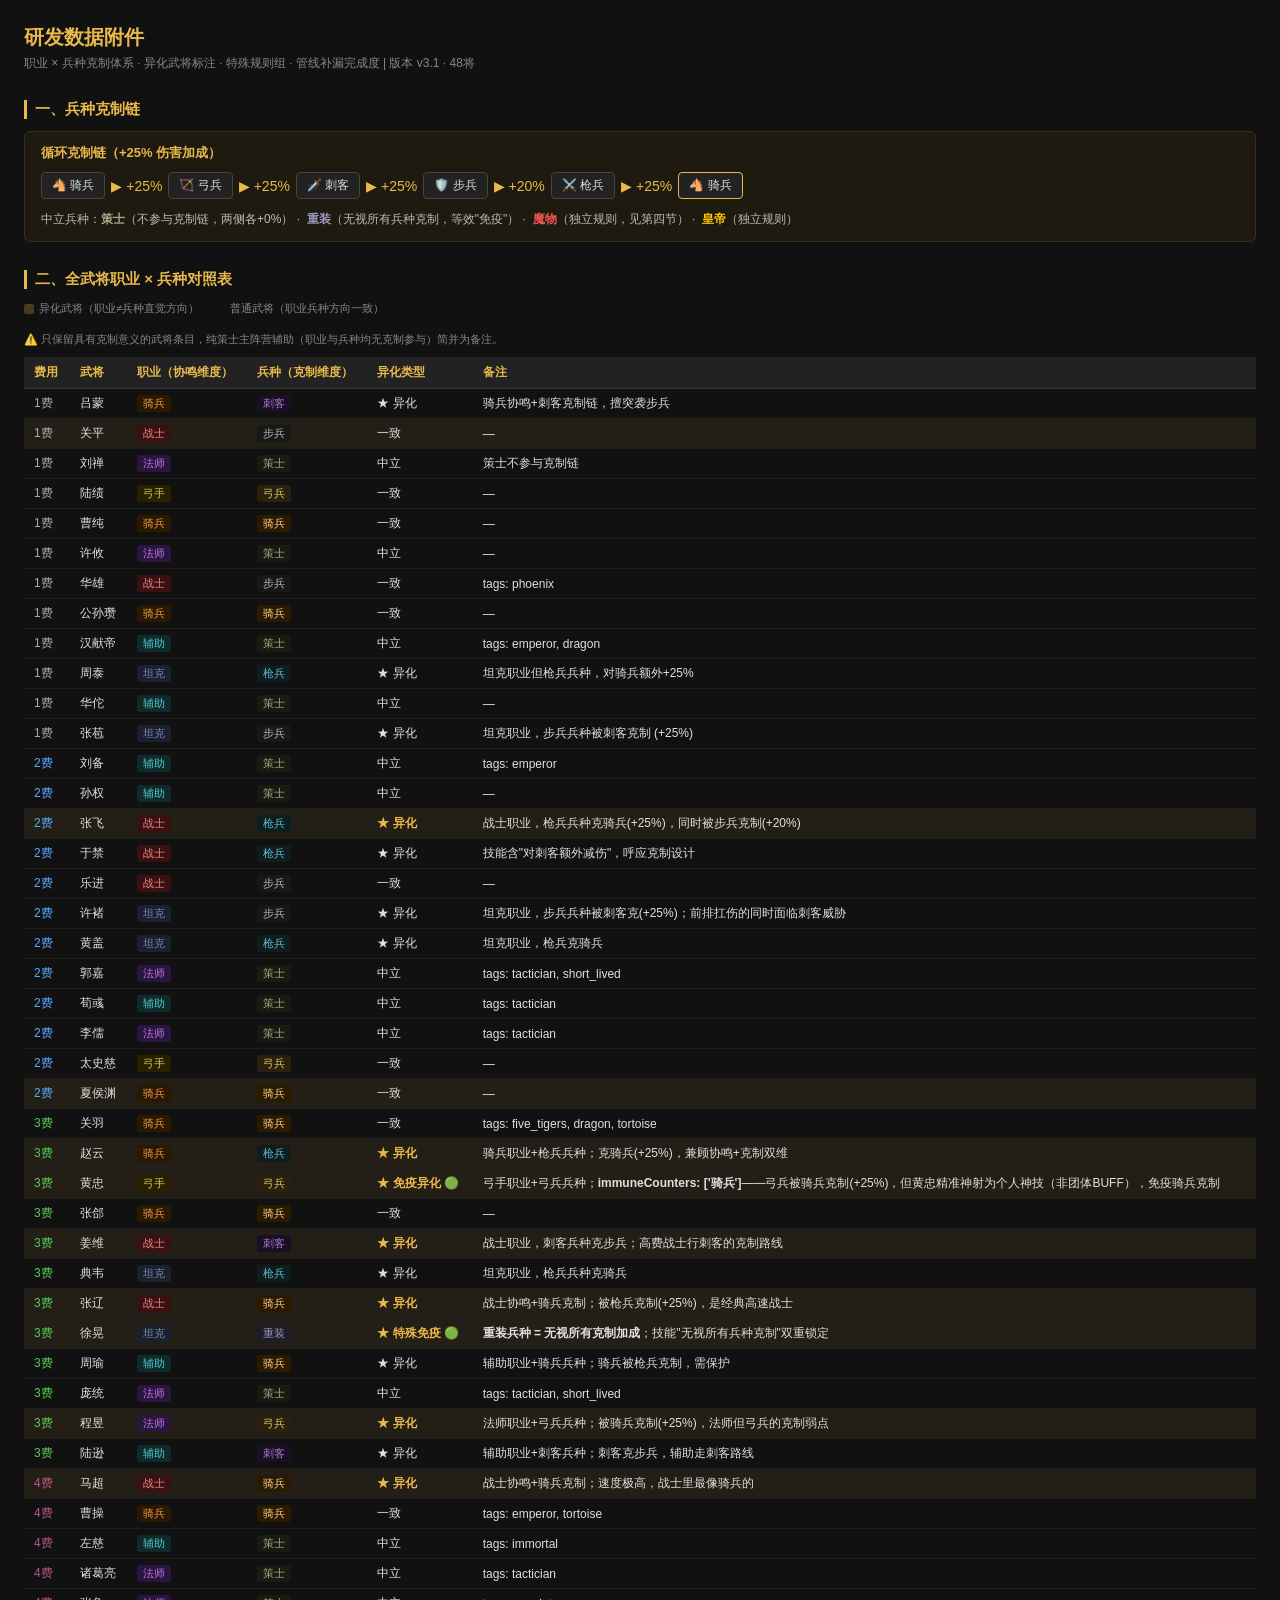
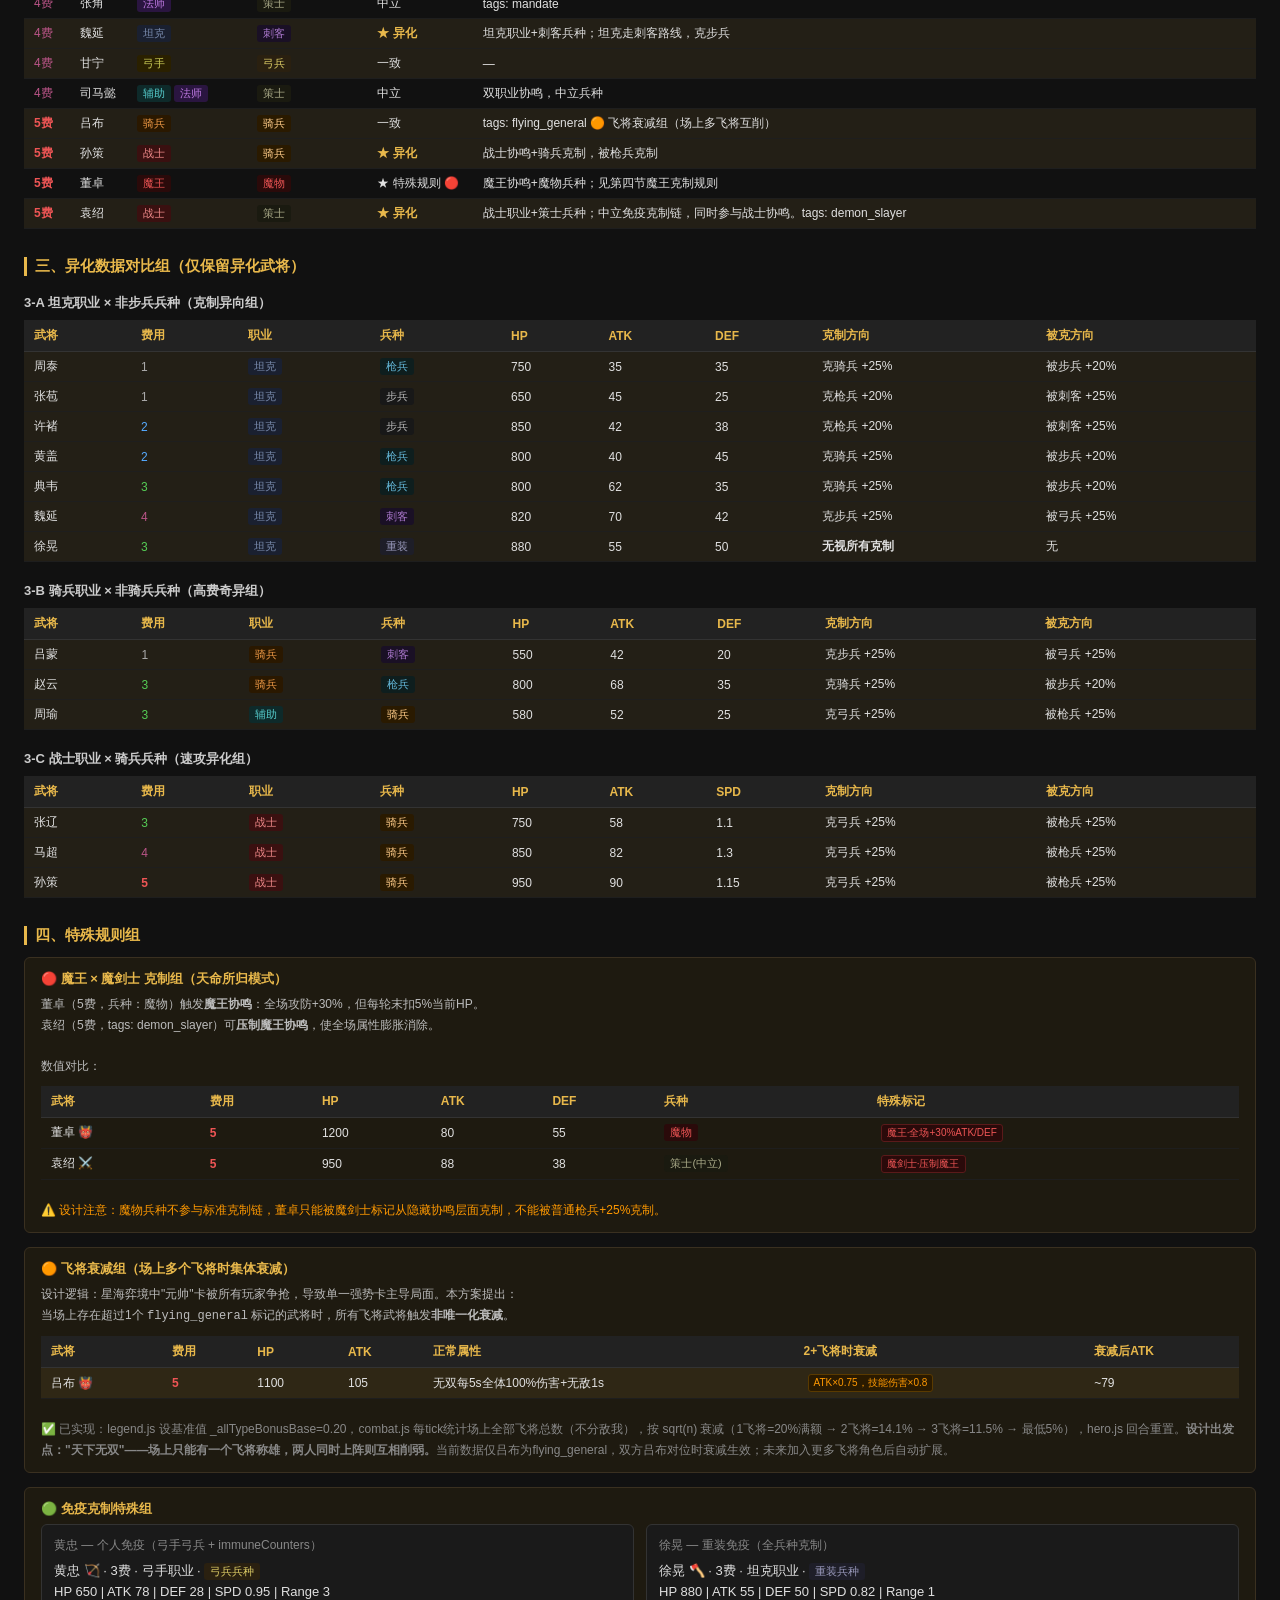
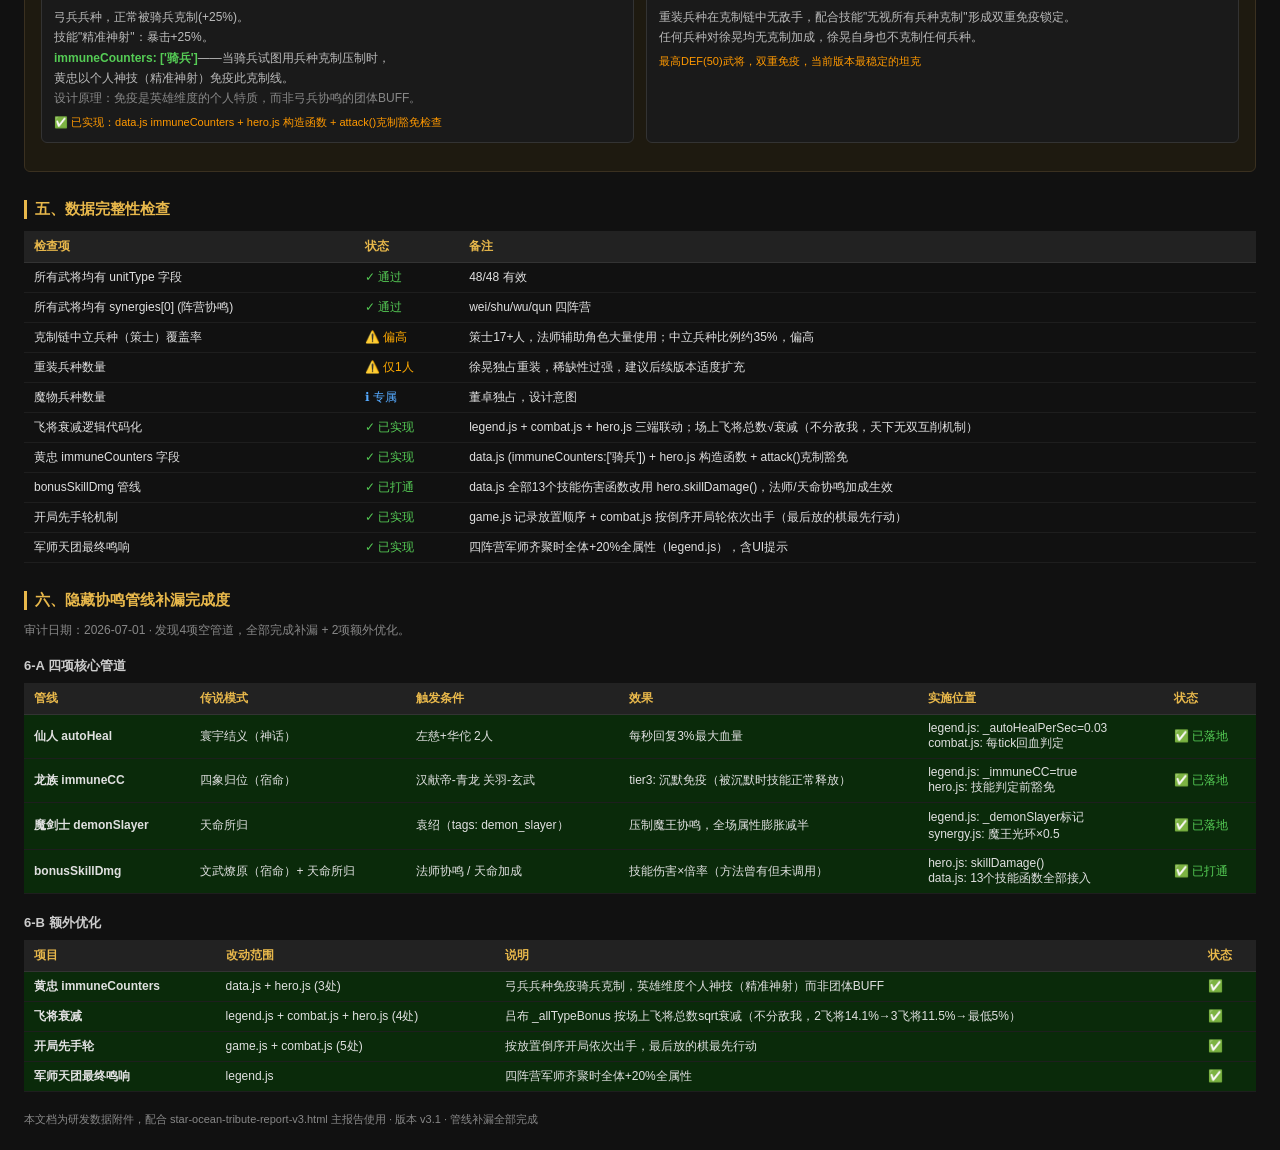
<file: dev-data-annex.html>
<!DOCTYPE html>
<html lang="zh">
<head>
<meta charset="UTF-8">
<title>研发数据附件 — 职业×兵种克制体系</title>
<style>
  :root {
    --bg: #111;
    --card: #1a1a1a;
    --border: #333;
    --text: #e0e0e0;
    --muted: #888;
    --accent: #e8b84b;
    --red: #e55;
    --blue: #5af;
    --green: #5c5;
    --purple: #b58;
    --gold: #e8b84b;
    --warn: #f90;
  }
  * { box-sizing: border-box; margin: 0; padding: 0; }
  body { background: var(--bg); color: var(--text); font-family: 'Segoe UI', '微软雅黑', sans-serif; font-size: 13px; padding: 24px; }
  h1 { font-size: 20px; color: var(--accent); margin-bottom: 4px; }
  .subtitle { color: var(--muted); font-size: 12px; margin-bottom: 24px; }
  h2 { font-size: 15px; color: var(--accent); border-left: 3px solid var(--accent); padding-left: 8px; margin: 28px 0 12px; }
  h3 { font-size: 13px; color: #ccc; margin: 18px 0 8px; }
  table { width: 100%; border-collapse: collapse; margin-bottom: 20px; }
  th { background: #222; color: var(--accent); padding: 7px 10px; text-align: left; font-size: 12px; border-bottom: 1px solid var(--border); }
  td { padding: 6px 10px; border-bottom: 1px solid #1e1e1e; font-size: 12px; vertical-align: middle; }
  tr:hover td { background: #1e1e1e; }

  /* 异化高亮 */
  .diff { background: rgba(232,184,75,0.08) !important; }
  .diff td.tag-diff { color: var(--accent); font-weight: bold; }

  /* 费用色 */
  .cost-1 { color: #aaa; }
  .cost-2 { color: #5af; }
  .cost-3 { color: #5c5; }
  .cost-4 { color: var(--purple); }
  .cost-5 { color: var(--red); font-weight: bold; }

  /* 职业标签 */
  .cls { display: inline-block; padding: 1px 6px; border-radius: 3px; font-size: 11px; }
  .cls-warrior   { background:#3a1010; color:#e88; }
  .cls-cavalry   { background:#2a1800; color:#e94; }
  .cls-tank      { background:#1a2030; color:#78a; }
  .cls-mage      { background:#2a1540; color:#b7d; }
  .cls-archer    { background:#2a2000; color:#cc5; }
  .cls-support   { background:#0e2a2a; color:#5cc; }
  .cls-special   { background:#2a0a0a; color:#e55; }

  /* 兵种标签 */
  .ut { display: inline-block; padding: 1px 6px; border-radius: 3px; font-size: 11px; }
  .ut-骑兵   { background:#2a1a00; color:#fc8; }
  .ut-弓兵   { background:#2a2010; color:#dc6; }
  .ut-刺客   { background:#1a1025; color:#a7c; }
  .ut-步兵   { background:#181818; color:#bbb; }
  .ut-枪兵   { background:#0e1e1e; color:#6bd; }
  .ut-策士   { background:#1a1a10; color:#aa8; }
  .ut-重装   { background:#1e1e28; color:#99b; }
  .ut-魔物   { background:#2a0a0a; color:#e55; }
  .ut-皇帝   { background:#2a2000; color:#fc0; }

  /* 特殊规则 */
  .rule-box { background: #1e1a10; border: 1px solid #3a3020; border-radius: 6px; padding: 12px 16px; margin-bottom: 14px; }
  .rule-box .rule-title { color: var(--accent); font-weight: bold; font-size: 13px; margin-bottom: 6px; }
  .rule-box p { color: #bbb; line-height: 1.7; font-size: 12px; }
  .rule-box ul { padding-left: 18px; color: #bbb; line-height: 1.8; font-size: 12px; }

  /* 克制链图 */
  .chain { display: flex; align-items: center; gap: 6px; flex-wrap: wrap; margin: 10px 0; }
  .chain-node { background: #222; border: 1px solid #444; border-radius: 4px; padding: 4px 10px; font-size: 12px; }
  .chain-arrow { color: var(--accent); font-size: 14px; }

  /* 对比组 */
  .compare-grid { display: grid; grid-template-columns: 1fr 1fr; gap: 12px; margin-bottom: 16px; }
  .compare-card { background: var(--card); border: 1px solid var(--border); border-radius: 6px; padding: 12px; }
  .compare-card .card-title { font-size: 12px; color: var(--muted); margin-bottom: 8px; }
  .compare-card .card-hero { font-size: 13px; color: var(--text); margin: 4px 0; }
  .compare-card .card-note { font-size: 11px; color: var(--warn); margin-top: 6px; }

  .badge { display: inline-block; padding: 1px 5px; border-radius: 3px; font-size: 10px; margin-left: 4px; }
  .badge-immune { background:#0a2a0a; color:#5c5; border:1px solid #2a5a2a; }
  .badge-decay  { background:#2a1a00; color:#f90; border:1px solid #5a3a00; }
  .badge-counter{ background:#2a0a0a; color:#e55; border:1px solid #5a1a1a; }
  .badge-special{ background:#1a0a2a; color:#b58; border:1px solid #3a1a5a; }

  .legend { display: flex; gap: 16px; flex-wrap: wrap; margin-bottom: 16px; }
  .legend-item { display: flex; align-items: center; gap: 5px; font-size: 11px; color: var(--muted); }
  .legend-dot { width: 10px; height: 10px; border-radius: 2px; }
</style>
</head>
<body>

<h1>研发数据附件</h1>
<p class="subtitle">职业 × 兵种克制体系 · 异化武将标注 · 特殊规则组 · 管线补漏完成度 | 版本 v3.1 · 48将</p>

<!-- ─── 一、克制链 ─── -->
<h2>一、兵种克制链</h2>
<div class="rule-box">
  <div class="rule-title">循环克制链（+25% 伤害加成）</div>
  <div class="chain">
    <div class="chain-node">🐴 骑兵</div><div class="chain-arrow">▶ +25%</div>
    <div class="chain-node">🏹 弓兵</div><div class="chain-arrow">▶ +25%</div>
    <div class="chain-node">🗡️ 刺客</div><div class="chain-arrow">▶ +25%</div>
    <div class="chain-node">🛡️ 步兵</div><div class="chain-arrow">▶ +20%</div>
    <div class="chain-node">⚔️ 枪兵</div><div class="chain-arrow">▶ +25%</div>
    <div class="chain-node" style="border-color:var(--accent)">🐴 骑兵</div>
  </div>
  <p style="margin-top:8px">中立兵种：<strong style="color:#aa8">策士</strong>（不参与克制链，两侧各+0%）&nbsp;·&nbsp;
  <strong style="color:#99b">重装</strong>（无视所有兵种克制，等效"免疫"）&nbsp;·&nbsp;
  <strong style="color:#e55">魔物</strong>（独立规则，见第四节）&nbsp;·&nbsp;
  <strong style="color:#fc0">皇帝</strong>（独立规则）</p>
</div>

<!-- ─── 二、全武将对照表 ─── -->
<h2>二、全武将职业 × 兵种对照表</h2>
<p class="legend">
  <span class="legend-item"><span class="legend-dot" style="background:rgba(232,184,75,0.25)"></span> 异化武将（职业≠兵种直觉方向）</span>
  <span class="legend-item"><span class="legend-dot" style="background:#111"></span> 普通武将（职业兵种方向一致）</span>
</p>
<p style="color:var(--muted);font-size:11px;margin-bottom:10px">⚠️ 只保留具有克制意义的武将条目，纯策士主阵营辅助（职业与兵种均无克制参与）简并为备注。</p>

<table>
  <thead>
    <tr>
      <th>费用</th><th>武将</th><th>职业（协鸣维度）</th><th>兵种（克制维度）</th><th>异化类型</th><th>备注</th>
    </tr>
  </thead>
  <tbody>

    <!-- 1费 -->
    <tr>
      <td class="cost-1">1费</td><td>吕蒙</td>
      <td><span class="cls cls-cavalry">骑兵</span></td>
      <td><span class="ut ut-刺客">刺客</span></td>
      <td class="tag-diff">★ 异化</td>
      <td>骑兵协鸣+刺客克制链，擅突袭步兵</td>
    </tr>
    <tr class="diff">
      <td class="cost-1">1费</td><td>关平</td>
      <td><span class="cls cls-warrior">战士</span></td>
      <td><span class="ut ut-步兵">步兵</span></td>
      <td>一致</td>
      <td>—</td>
    </tr>
    <tr>
      <td class="cost-1">1费</td><td>刘禅</td>
      <td><span class="cls cls-mage">法师</span></td>
      <td><span class="ut ut-策士">策士</span></td>
      <td>中立</td>
      <td>策士不参与克制链</td>
    </tr>
    <tr>
      <td class="cost-1">1费</td><td>陆绩</td>
      <td><span class="cls cls-archer">弓手</span></td>
      <td><span class="ut ut-弓兵">弓兵</span></td>
      <td>一致</td>
      <td>—</td>
    </tr>
    <tr>
      <td class="cost-1">1费</td><td>曹纯</td>
      <td><span class="cls cls-cavalry">骑兵</span></td>
      <td><span class="ut ut-骑兵">骑兵</span></td>
      <td>一致</td>
      <td>—</td>
    </tr>
    <tr>
      <td class="cost-1">1费</td><td>许攸</td>
      <td><span class="cls cls-mage">法师</span></td>
      <td><span class="ut ut-策士">策士</span></td>
      <td>中立</td>
      <td>—</td>
    </tr>
    <tr>
      <td class="cost-1">1费</td><td>华雄</td>
      <td><span class="cls cls-warrior">战士</span></td>
      <td><span class="ut ut-步兵">步兵</span></td>
      <td>一致</td>
      <td>tags: phoenix</td>
    </tr>
    <tr>
      <td class="cost-1">1费</td><td>公孙瓒</td>
      <td><span class="cls cls-cavalry">骑兵</span></td>
      <td><span class="ut ut-骑兵">骑兵</span></td>
      <td>一致</td>
      <td>—</td>
    </tr>
    <tr>
      <td class="cost-1">1费</td><td>汉献帝</td>
      <td><span class="cls cls-support">辅助</span></td>
      <td><span class="ut ut-策士">策士</span></td>
      <td>中立</td>
      <td>tags: emperor, dragon</td>
    </tr>
    <tr>
      <td class="cost-1">1费</td><td>周泰</td>
      <td><span class="cls cls-tank">坦克</span></td>
      <td><span class="ut ut-枪兵">枪兵</span></td>
      <td class="tag-diff">★ 异化</td>
      <td>坦克职业但枪兵兵种，对骑兵额外+25%</td>
    </tr>
    <tr>
      <td class="cost-1">1费</td><td>华佗</td>
      <td><span class="cls cls-support">辅助</span></td>
      <td><span class="ut ut-策士">策士</span></td>
      <td>中立</td>
      <td>—</td>
    </tr>
    <tr>
      <td class="cost-1">1费</td><td>张苞</td>
      <td><span class="cls cls-tank">坦克</span></td>
      <td><span class="ut ut-步兵">步兵</span></td>
      <td class="tag-diff">★ 异化</td>
      <td>坦克职业，步兵兵种被刺客克制 (+25%)</td>
    </tr>

    <!-- 2费 -->
    <tr>
      <td class="cost-2">2费</td><td>刘备</td>
      <td><span class="cls cls-support">辅助</span></td>
      <td><span class="ut ut-策士">策士</span></td>
      <td>中立</td>
      <td>tags: emperor</td>
    </tr>
    <tr>
      <td class="cost-2">2费</td><td>孙权</td>
      <td><span class="cls cls-support">辅助</span></td>
      <td><span class="ut ut-策士">策士</span></td>
      <td>中立</td>
      <td>—</td>
    </tr>
    <tr class="diff">
      <td class="cost-2">2费</td><td>张飞</td>
      <td><span class="cls cls-warrior">战士</span></td>
      <td><span class="ut ut-枪兵">枪兵</span></td>
      <td class="tag-diff">★ 异化</td>
      <td>战士职业，枪兵兵种克骑兵(+25%)，同时被步兵克制(+20%)</td>
    </tr>
    <tr>
      <td class="cost-2">2费</td><td>于禁</td>
      <td><span class="cls cls-warrior">战士</span></td>
      <td><span class="ut ut-枪兵">枪兵</span></td>
      <td class="tag-diff">★ 异化</td>
      <td>技能含"对刺客额外减伤"，呼应克制设计</td>
    </tr>
    <tr>
      <td class="cost-2">2费</td><td>乐进</td>
      <td><span class="cls cls-warrior">战士</span></td>
      <td><span class="ut ut-步兵">步兵</span></td>
      <td>一致</td>
      <td>—</td>
    </tr>
    <tr>
      <td class="cost-2">2费</td><td>许褚</td>
      <td><span class="cls cls-tank">坦克</span></td>
      <td><span class="ut ut-步兵">步兵</span></td>
      <td class="tag-diff">★ 异化</td>
      <td>坦克职业，步兵兵种被刺客克(+25%)；前排扛伤的同时面临刺客威胁</td>
    </tr>
    <tr>
      <td class="cost-2">2费</td><td>黄盖</td>
      <td><span class="cls cls-tank">坦克</span></td>
      <td><span class="ut ut-枪兵">枪兵</span></td>
      <td class="tag-diff">★ 异化</td>
      <td>坦克职业，枪兵克骑兵</td>
    </tr>
    <tr>
      <td class="cost-2">2费</td><td>郭嘉</td>
      <td><span class="cls cls-mage">法师</span></td>
      <td><span class="ut ut-策士">策士</span></td>
      <td>中立</td>
      <td>tags: tactician, short_lived</td>
    </tr>
    <tr>
      <td class="cost-2">2费</td><td>荀彧</td>
      <td><span class="cls cls-support">辅助</span></td>
      <td><span class="ut ut-策士">策士</span></td>
      <td>中立</td>
      <td>tags: tactician</td>
    </tr>
    <tr>
      <td class="cost-2">2费</td><td>李儒</td>
      <td><span class="cls cls-mage">法师</span></td>
      <td><span class="ut ut-策士">策士</span></td>
      <td>中立</td>
      <td>tags: tactician</td>
    </tr>
    <tr>
      <td class="cost-2">2费</td><td>太史慈</td>
      <td><span class="cls cls-archer">弓手</span></td>
      <td><span class="ut ut-弓兵">弓兵</span></td>
      <td>一致</td>
      <td>—</td>
    </tr>
    <tr class="diff">
      <td class="cost-2">2费</td><td>夏侯渊</td>
      <td><span class="cls cls-cavalry">骑兵</span></td>
      <td><span class="ut ut-骑兵">骑兵</span></td>
      <td>一致</td>
      <td>—</td>
    </tr>

    <!-- 3费 -->
    <tr>
      <td class="cost-3">3费</td><td>关羽</td>
      <td><span class="cls cls-cavalry">骑兵</span></td>
      <td><span class="ut ut-骑兵">骑兵</span></td>
      <td>一致</td>
      <td>tags: five_tigers, dragon, tortoise</td>
    </tr>
    <tr class="diff">
      <td class="cost-3">3费</td><td>赵云</td>
      <td><span class="cls cls-cavalry">骑兵</span></td>
      <td><span class="ut ut-枪兵">枪兵</span></td>
      <td class="tag-diff">★ 异化</td>
      <td>骑兵职业+枪兵兵种；克骑兵(+25%)，兼顾协鸣+克制双维</td>
    </tr>
    <tr class="diff">
      <td class="cost-3">3费</td><td>黄忠</td>
      <td><span class="cls cls-archer">弓手</span></td>
      <td><span class="ut ut-弓兵">弓兵</span></td>
      <td class="tag-diff">★ 免疫异化 🟢</td>
      <td>弓手职业+弓兵兵种；<strong>immuneCounters: ['骑兵']</strong>——弓兵被骑兵克制(+25%)，但黄忠精准神射为个人神技（非团体BUFF），免疫骑兵克制</td>
    </tr>
    <tr>
      <td class="cost-3">3费</td><td>张郃</td>
      <td><span class="cls cls-cavalry">骑兵</span></td>
      <td><span class="ut ut-骑兵">骑兵</span></td>
      <td>一致</td>
      <td>—</td>
    </tr>
    <tr class="diff">
      <td class="cost-3">3费</td><td>姜维</td>
      <td><span class="cls cls-warrior">战士</span></td>
      <td><span class="ut ut-刺客">刺客</span></td>
      <td class="tag-diff">★ 异化</td>
      <td>战士职业，刺客兵种克步兵；高费战士行刺客的克制路线</td>
    </tr>
    <tr>
      <td class="cost-3">3费</td><td>典韦</td>
      <td><span class="cls cls-tank">坦克</span></td>
      <td><span class="ut ut-枪兵">枪兵</span></td>
      <td class="tag-diff">★ 异化</td>
      <td>坦克职业，枪兵兵种克骑兵</td>
    </tr>
    <tr class="diff">
      <td class="cost-3">3费</td><td>张辽</td>
      <td><span class="cls cls-warrior">战士</span></td>
      <td><span class="ut ut-骑兵">骑兵</span></td>
      <td class="tag-diff">★ 异化</td>
      <td>战士协鸣+骑兵克制；被枪兵克制(+25%)，是经典高速战士</td>
    </tr>
    <tr class="diff">
      <td class="cost-3">3费</td><td>徐晃</td>
      <td><span class="cls cls-tank">坦克</span></td>
      <td><span class="ut ut-重装">重装</span></td>
      <td class="tag-diff">★ 特殊免疫 🟢</td>
      <td><strong>重装兵种 = 无视所有克制加成</strong>；技能"无视所有兵种克制"双重锁定</td>
    </tr>
    <tr>
      <td class="cost-3">3费</td><td>周瑜</td>
      <td><span class="cls cls-support">辅助</span></td>
      <td><span class="ut ut-骑兵">骑兵</span></td>
      <td class="tag-diff">★ 异化</td>
      <td>辅助职业+骑兵兵种；骑兵被枪兵克制，需保护</td>
    </tr>
    <tr>
      <td class="cost-3">3费</td><td>庞统</td>
      <td><span class="cls cls-mage">法师</span></td>
      <td><span class="ut ut-策士">策士</span></td>
      <td>中立</td>
      <td>tags: tactician, short_lived</td>
    </tr>
    <tr class="diff">
      <td class="cost-3">3费</td><td>程昱</td>
      <td><span class="cls cls-mage">法师</span></td>
      <td><span class="ut ut-弓兵">弓兵</span></td>
      <td class="tag-diff">★ 异化</td>
      <td>法师职业+弓兵兵种；被骑兵克制(+25%)，法师但弓兵的克制弱点</td>
    </tr>
    <tr>
      <td class="cost-3">3费</td><td>陆逊</td>
      <td><span class="cls cls-support">辅助</span></td>
      <td><span class="ut ut-刺客">刺客</span></td>
      <td class="tag-diff">★ 异化</td>
      <td>辅助职业+刺客兵种；刺客克步兵，辅助走刺客路线</td>
    </tr>

    <!-- 4费 -->
    <tr class="diff">
      <td class="cost-4">4费</td><td>马超</td>
      <td><span class="cls cls-warrior">战士</span></td>
      <td><span class="ut ut-骑兵">骑兵</span></td>
      <td class="tag-diff">★ 异化</td>
      <td>战士协鸣+骑兵克制；速度极高，战士里最像骑兵的</td>
    </tr>
    <tr>
      <td class="cost-4">4费</td><td>曹操</td>
      <td><span class="cls cls-cavalry">骑兵</span></td>
      <td><span class="ut ut-骑兵">骑兵</span></td>
      <td>一致</td>
      <td>tags: emperor, tortoise</td>
    </tr>
    <tr>
      <td class="cost-4">4费</td><td>左慈</td>
      <td><span class="cls cls-support">辅助</span></td>
      <td><span class="ut ut-策士">策士</span></td>
      <td>中立</td>
      <td>tags: immortal</td>
    </tr>
    <tr>
      <td class="cost-4">4费</td><td>诸葛亮</td>
      <td><span class="cls cls-mage">法师</span></td>
      <td><span class="ut ut-策士">策士</span></td>
      <td>中立</td>
      <td>tags: tactician</td>
    </tr>
    <tr>
      <td class="cost-4">4费</td><td>张角</td>
      <td><span class="cls cls-mage">法师</span></td>
      <td><span class="ut ut-策士">策士</span></td>
      <td>中立</td>
      <td>tags: mandate</td>
    </tr>
    <tr class="diff">
      <td class="cost-4">4费</td><td>魏延</td>
      <td><span class="cls cls-tank">坦克</span></td>
      <td><span class="ut ut-刺客">刺客</span></td>
      <td class="tag-diff">★ 异化</td>
      <td>坦克职业+刺客兵种；坦克走刺客路线，克步兵</td>
    </tr>
    <tr class="diff">
      <td class="cost-4">4费</td><td>甘宁</td>
      <td><span class="cls cls-archer">弓手</span></td>
      <td><span class="ut ut-弓兵">弓兵</span></td>
      <td>一致</td>
      <td>—</td>
    </tr>
    <tr>
      <td class="cost-4">4费</td><td>司马懿</td>
      <td><span class="cls cls-support">辅助</span><span class="cls cls-mage" style="margin-left:3px">法师</span></td>
      <td><span class="ut ut-策士">策士</span></td>
      <td>中立</td>
      <td>双职业协鸣，中立兵种</td>
    </tr>

    <!-- 5费 -->
    <tr class="diff">
      <td class="cost-5">5费</td><td>吕布</td>
      <td><span class="cls cls-cavalry">骑兵</span></td>
      <td><span class="ut ut-骑兵">骑兵</span></td>
      <td>一致</td>
      <td>tags: flying_general 🟠 飞将衰减组（场上多飞将互削）</td>
    </tr>
    <tr class="diff">
      <td class="cost-5">5费</td><td>孙策</td>
      <td><span class="cls cls-warrior">战士</span></td>
      <td><span class="ut ut-骑兵">骑兵</span></td>
      <td class="tag-diff">★ 异化</td>
      <td>战士协鸣+骑兵克制，被枪兵克制</td>
    </tr>
    <tr>
      <td class="cost-5">5费</td><td>董卓</td>
      <td><span class="cls cls-special">魔王</span></td>
      <td><span class="ut ut-魔物">魔物</span></td>
      <td class="tag-diff">★ 特殊规则 🔴</td>
      <td>魔王协鸣+魔物兵种；见第四节魔王克制规则</td>
    </tr>
    <tr class="diff">
      <td class="cost-5">5费</td><td>袁绍</td>
      <td><span class="cls cls-warrior">战士</span></td>
      <td><span class="ut ut-策士">策士</span></td>
      <td class="tag-diff">★ 异化</td>
      <td>战士职业+策士兵种；中立免疫克制链，同时参与战士协鸣。tags: demon_slayer</td>
    </tr>
  </tbody>
</table>

<!-- ─── 三、异化数据对比组 ─── -->
<h2>三、异化数据对比组（仅保留异化武将）</h2>
<h3>3-A 坦克职业 × 非步兵兵种（克制异向组）</h3>
<table>
  <thead><tr><th>武将</th><th>费用</th><th>职业</th><th>兵种</th><th>HP</th><th>ATK</th><th>DEF</th><th>克制方向</th><th>被克方向</th></tr></thead>
  <tbody>
    <tr class="diff"><td>周泰</td><td class="cost-1">1</td><td><span class="cls cls-tank">坦克</span></td><td><span class="ut ut-枪兵">枪兵</span></td><td>750</td><td>35</td><td>35</td><td>克骑兵 +25%</td><td>被步兵 +20%</td></tr>
    <tr class="diff"><td>张苞</td><td class="cost-1">1</td><td><span class="cls cls-tank">坦克</span></td><td><span class="ut ut-步兵">步兵</span></td><td>650</td><td>45</td><td>25</td><td>克枪兵 +20%</td><td>被刺客 +25%</td></tr>
    <tr class="diff"><td>许褚</td><td class="cost-2">2</td><td><span class="cls cls-tank">坦克</span></td><td><span class="ut ut-步兵">步兵</span></td><td>850</td><td>42</td><td>38</td><td>克枪兵 +20%</td><td>被刺客 +25%</td></tr>
    <tr class="diff"><td>黄盖</td><td class="cost-2">2</td><td><span class="cls cls-tank">坦克</span></td><td><span class="ut ut-枪兵">枪兵</span></td><td>800</td><td>40</td><td>45</td><td>克骑兵 +25%</td><td>被步兵 +20%</td></tr>
    <tr class="diff"><td>典韦</td><td class="cost-3">3</td><td><span class="cls cls-tank">坦克</span></td><td><span class="ut ut-枪兵">枪兵</span></td><td>800</td><td>62</td><td>35</td><td>克骑兵 +25%</td><td>被步兵 +20%</td></tr>
    <tr class="diff"><td>魏延</td><td class="cost-4">4</td><td><span class="cls cls-tank">坦克</span></td><td><span class="ut ut-刺客">刺客</span></td><td>820</td><td>70</td><td>42</td><td>克步兵 +25%</td><td>被弓兵 +25%</td></tr>
    <tr class="diff"><td>徐晃</td><td class="cost-3">3</td><td><span class="cls cls-tank">坦克</span></td><td><span class="ut ut-重装">重装</span></td><td>880</td><td>55</td><td>50</td><td><strong>无视所有克制</strong></td><td>无</td></tr>
  </tbody>
</table>

<h3>3-B 骑兵职业 × 非骑兵兵种（高费奇异组）</h3>
<table>
  <thead><tr><th>武将</th><th>费用</th><th>职业</th><th>兵种</th><th>HP</th><th>ATK</th><th>DEF</th><th>克制方向</th><th>被克方向</th></tr></thead>
  <tbody>
    <tr class="diff"><td>吕蒙</td><td class="cost-1">1</td><td><span class="cls cls-cavalry">骑兵</span></td><td><span class="ut ut-刺客">刺客</span></td><td>550</td><td>42</td><td>20</td><td>克步兵 +25%</td><td>被弓兵 +25%</td></tr>
    <tr class="diff"><td>赵云</td><td class="cost-3">3</td><td><span class="cls cls-cavalry">骑兵</span></td><td><span class="ut ut-枪兵">枪兵</span></td><td>800</td><td>68</td><td>35</td><td>克骑兵 +25%</td><td>被步兵 +20%</td></tr>
    <tr class="diff"><td>周瑜</td><td class="cost-3">3</td><td><span class="cls cls-support">辅助</span></td><td><span class="ut ut-骑兵">骑兵</span></td><td>580</td><td>52</td><td>25</td><td>克弓兵 +25%</td><td>被枪兵 +25%</td></tr>
  </tbody>
</table>

<h3>3-C 战士职业 × 骑兵兵种（速攻异化组）</h3>
<table>
  <thead><tr><th>武将</th><th>费用</th><th>职业</th><th>兵种</th><th>HP</th><th>ATK</th><th>SPD</th><th>克制方向</th><th>被克方向</th></tr></thead>
  <tbody>
    <tr class="diff"><td>张辽</td><td class="cost-3">3</td><td><span class="cls cls-warrior">战士</span></td><td><span class="ut ut-骑兵">骑兵</span></td><td>750</td><td>58</td><td>1.1</td><td>克弓兵 +25%</td><td>被枪兵 +25%</td></tr>
    <tr class="diff"><td>马超</td><td class="cost-4">4</td><td><span class="cls cls-warrior">战士</span></td><td><span class="ut ut-骑兵">骑兵</span></td><td>850</td><td>82</td><td>1.3</td><td>克弓兵 +25%</td><td>被枪兵 +25%</td></tr>
    <tr class="diff"><td>孙策</td><td class="cost-5">5</td><td><span class="cls cls-warrior">战士</span></td><td><span class="ut ut-骑兵">骑兵</span></td><td>950</td><td>90</td><td>1.15</td><td>克弓兵 +25%</td><td>被枪兵 +25%</td></tr>
  </tbody>
</table>

<!-- ─── 四、特殊规则组 ─── -->
<h2>四、特殊规则组</h2>

<div class="rule-box">
  <div class="rule-title">🔴 魔王 × 魔剑士 克制组（天命所归模式）</div>
  <p>董卓（5费，兵种：魔物）触发<strong>魔王协鸣</strong>：全场攻防+30%，但每轮末扣5%当前HP。<br>
  袁绍（5费，tags: demon_slayer）可<strong>压制魔王协鸣</strong>，使全场属性膨胀消除。<br>
  <br>
  数值对比：
  </p>
  <table style="margin-top:10px">
    <thead><tr><th>武将</th><th>费用</th><th>HP</th><th>ATK</th><th>DEF</th><th>兵种</th><th>特殊标记</th></tr></thead>
    <tbody>
      <tr><td>董卓 👹</td><td class="cost-5">5</td><td>1200</td><td>80</td><td>55</td><td><span class="ut ut-魔物">魔物</span></td><td><span class="badge badge-counter">魔王·全场+30%ATK/DEF</span></td></tr>
      <tr><td>袁绍 ⚔️</td><td class="cost-5">5</td><td>950</td><td>88</td><td>38</td><td><span class="ut ut-策士">策士(中立)</span></td><td><span class="badge badge-counter">魔剑士·压制魔王</span></td></tr>
    </tbody>
  </table>
  <p style="margin-top:8px;color:var(--warn)">⚠️ 设计注意：魔物兵种不参与标准克制链，董卓只能被魔剑士标记从隐藏协鸣层面克制，不能被普通枪兵+25%克制。</p>
</div>

<div class="rule-box">
  <div class="rule-title">🟠 飞将衰减组（场上多个飞将时集体衰减）</div>
  <p>设计逻辑：星海弈境中"元帅"卡被所有玩家争抢，导致单一强势卡主导局面。本方案提出：<br>
  当场上存在超过1个 <code>flying_general</code> 标记的武将时，所有飞将武将触发<strong>非唯一化衰减</strong>。</p>
  <table style="margin-top:10px">
    <thead><tr><th>武将</th><th>费用</th><th>HP</th><th>ATK</th><th>正常属性</th><th>2+飞将时衰减</th><th>衰减后ATK</th></tr></thead>
    <tbody>
      <tr class="diff">
        <td>吕布 👹</td><td class="cost-5">5</td><td>1100</td><td>105</td>
        <td>无双每5s全体100%伤害+无敌1s</td>
        <td><span class="badge badge-decay">ATK×0.75，技能伤害×0.8</span></td>
        <td>~79</td>
      </tr>
    </tbody>
  </table>
  <p style="margin-top:8px;color:var(--muted)">✅ 已实现：legend.js 设基准值 _allTypeBonusBase=0.20，combat.js 每tick统计场上全部飞将总数（不分敌我），按 sqrt(n) 衰减（1飞将=20%满额 → 2飞将=14.1% → 3飞将=11.5% → 最低5%），hero.js 回合重置。<strong>设计出发点："天下无双"——场上只能有一个飞将称雄，两人同时上阵则互相削弱。</strong>当前数据仅吕布为flying_general，双方吕布对位时衰减生效；未来加入更多飞将角色后自动扩展。</p>
</div>

<div class="rule-box">
  <div class="rule-title">🟢 免疫克制特殊组</div>
  <div class="compare-grid">
    <div class="compare-card">
      <div class="card-title">黄忠 — 个人免疫（弓手弓兵 + immuneCounters）</div>
      <div class="card-hero">黄忠 🏹 · 3费 · 弓手职业 · <span class="ut ut-弓兵">弓兵兵种</span></div>
      <div class="card-hero">HP 650 | ATK 78 | DEF 28 | SPD 0.95 | Range 3</div>
      <p style="color:#bbb;font-size:12px;margin-top:8px">弓兵兵种，正常被骑兵克制(+25%)。<br>
      技能"精准神射"：暴击+25%。<br>
      <strong style="color:#5c5">immuneCounters: ['骑兵']</strong>——当骑兵试图用兵种克制压制时，<br>
      黄忠以个人神技（精准神射）免疫此克制线。<br>
      <span style="color:var(--muted)">设计原理：免疫是英雄维度的个人特质，而非弓兵协鸣的团体BUFF。</span></p>
      <div class="card-note">✅ 已实现：data.js immuneCounters + hero.js 构造函数 + attack()克制豁免检查</div>
    </div>
    <div class="compare-card">
      <div class="card-title">徐晃 — 重装免疫（全兵种克制）</div>
      <div class="card-hero">徐晃 🪓 · 3费 · 坦克职业 · <span class="ut ut-重装">重装兵种</span></div>
      <div class="card-hero">HP 880 | ATK 55 | DEF 50 | SPD 0.82 | Range 1</div>
      <p style="color:#bbb;font-size:12px;margin-top:8px">重装兵种在克制链中无敌手，配合技能"无视所有兵种克制"形成双重免疫锁定。<br>
      任何兵种对徐晃均无克制加成，徐晃自身也不克制任何兵种。</p>
      <div class="card-note">最高DEF(50)武将，双重免疫，当前版本最稳定的坦克</div>
    </div>
  </div>
</div>

<!-- ─── 五、数据完整性检查 ─── -->
<h2>五、数据完整性检查</h2>
<table>
  <thead><tr><th>检查项</th><th>状态</th><th>备注</th></tr></thead>
  <tbody>
    <tr><td>所有武将均有 unitType 字段</td><td style="color:#5c5">✓ 通过</td><td>48/48 有效</td></tr>
    <tr><td>所有武将均有 synergies[0] (阵营协鸣)</td><td style="color:#5c5">✓ 通过</td><td>wei/shu/wu/qun 四阵营</td></tr>
    <tr><td>克制链中立兵种（策士）覆盖率</td><td style="color:#fa0">⚠️ 偏高</td><td>策士17+人，法师辅助角色大量使用；中立兵种比例约35%，偏高</td></tr>
    <tr><td>重装兵种数量</td><td style="color:#fa0">⚠️ 仅1人</td><td>徐晃独占重装，稀缺性过强，建议后续版本适度扩充</td></tr>
    <tr><td>魔物兵种数量</td><td style="color:#5af">ℹ 专属</td><td>董卓独占，设计意图</td></tr>
    <tr><td>飞将衰减逻辑代码化</td><td style="color:#5c5">✓ 已实现</td><td>legend.js + combat.js + hero.js 三端联动；场上飞将总数√衰减（不分敌我，天下无双互削机制）</td></tr>
    <tr><td>黄忠 immuneCounters 字段</td><td style="color:#5c5">✓ 已实现</td><td>data.js (immuneCounters:['骑兵']) + hero.js 构造函数 + attack()克制豁免</td></tr>
    <tr><td>bonusSkillDmg 管线</td><td style="color:#5c5">✓ 已打通</td><td>data.js 全部13个技能伤害函数改用 hero.skillDamage()，法师/天命协鸣加成生效</td></tr>
    <tr><td>开局先手轮机制</td><td style="color:#5c5">✓ 已实现</td><td>game.js 记录放置顺序 + combat.js 按倒序开局轮依次出手（最后放的棋最先行动）</td></tr>
    <tr><td>军师天团最终鸣响</td><td style="color:#5c5">✓ 已实现</td><td>四阵营军师齐聚时全体+20%全属性（legend.js），含UI提示</td></tr>
  </tbody>
</table>

<!-- ─── 六、隐藏协鸣管线补漏完成度 ─── -->
<h2>六、隐藏协鸣管线补漏完成度</h2>
<p style="color:var(--muted);font-size:12px;margin-bottom:12px">审计日期：2026-07-01 · 发现4项空管道，全部完成补漏 + 2项额外优化。</p>

<h3>6-A 四项核心管道</h3>
<table>
  <thead><tr><th>管线</th><th>传说模式</th><th>触发条件</th><th>效果</th><th>实施位置</th><th>状态</th></tr></thead>
  <tbody>
    <tr style="background:#0a2a0a">
      <td><strong>仙人 autoHeal</strong></td>
      <td>寰宇结义（神话）</td>
      <td>左慈+华佗 2人</td>
      <td>每秒回复3%最大血量</td>
      <td>legend.js: _autoHealPerSec=0.03<br>combat.js: 每tick回血判定</td>
      <td style="color:#5c5">✅ 已落地</td>
    </tr>
    <tr style="background:#0a2a0a">
      <td><strong>龙族 immuneCC</strong></td>
      <td>四象归位（宿命）</td>
      <td>汉献帝-青龙 关羽-玄武</td>
      <td>tier3: 沉默免疫（被沉默时技能正常释放）</td>
      <td>legend.js: _immuneCC=true<br>hero.js: 技能判定前豁免</td>
      <td style="color:#5c5">✅ 已落地</td>
    </tr>
    <tr style="background:#0a2a0a">
      <td><strong>魔剑士 demonSlayer</strong></td>
      <td>天命所归</td>
      <td>袁绍（tags: demon_slayer）</td>
      <td>压制魔王协鸣，全场属性膨胀减半</td>
      <td>legend.js: _demonSlayer标记<br>synergy.js: 魔王光环×0.5</td>
      <td style="color:#5c5">✅ 已落地</td>
    </tr>
    <tr style="background:#0a2a0a">
      <td><strong>bonusSkillDmg</strong></td>
      <td>文武燎原（宿命）+ 天命所归</td>
      <td>法师协鸣 / 天命加成</td>
      <td>技能伤害×倍率（方法曾有但未调用）</td>
      <td>hero.js: skillDamage()<br>data.js: 13个技能函数全部接入</td>
      <td style="color:#5c5">✅ 已打通</td>
    </tr>
  </tbody>
</table>

<h3>6-B 额外优化</h3>
<table>
  <thead><tr><th>项目</th><th>改动范围</th><th>说明</th><th>状态</th></tr></thead>
  <tbody>
    <tr style="background:#0a2a0a">
      <td><strong>黄忠 immuneCounters</strong></td>
      <td>data.js + hero.js (3处)</td>
      <td>弓兵兵种免疫骑兵克制，英雄维度个人神技（精准神射）而非团体BUFF</td>
      <td style="color:#5c5">✅</td>
    </tr>
    <tr style="background:#0a2a0a">
      <td><strong>飞将衰减</strong></td>
      <td>legend.js + combat.js + hero.js (4处)</td>
      <td>吕布 _allTypeBonus 按场上飞将总数sqrt衰减（不分敌我，2飞将14.1%→3飞将11.5%→最低5%）</td>
      <td style="color:#5c5">✅</td>
    </tr>
    <tr style="background:#0a2a0a">
      <td><strong>开局先手轮</strong></td>
      <td>game.js + combat.js (5处)</td>
      <td>按放置倒序开局依次出手，最后放的棋最先行动</td>
      <td style="color:#5c5">✅</td>
    </tr>
    <tr style="background:#0a2a0a">
      <td><strong>军师天团最终鸣响</strong></td>
      <td>legend.js</td>
      <td>四阵营军师齐聚时全体+20%全属性</td>
      <td style="color:#5c5">✅</td>
    </tr>
  </tbody>
</table>

<p style="color:var(--muted);font-size:11px;margin-top:20px">本文档为研发数据附件，配合 star-ocean-tribute-report-v3.html 主报告使用 · 版本 v3.1 · 管线补漏全部完成</p>
</body>
</html>
</file>
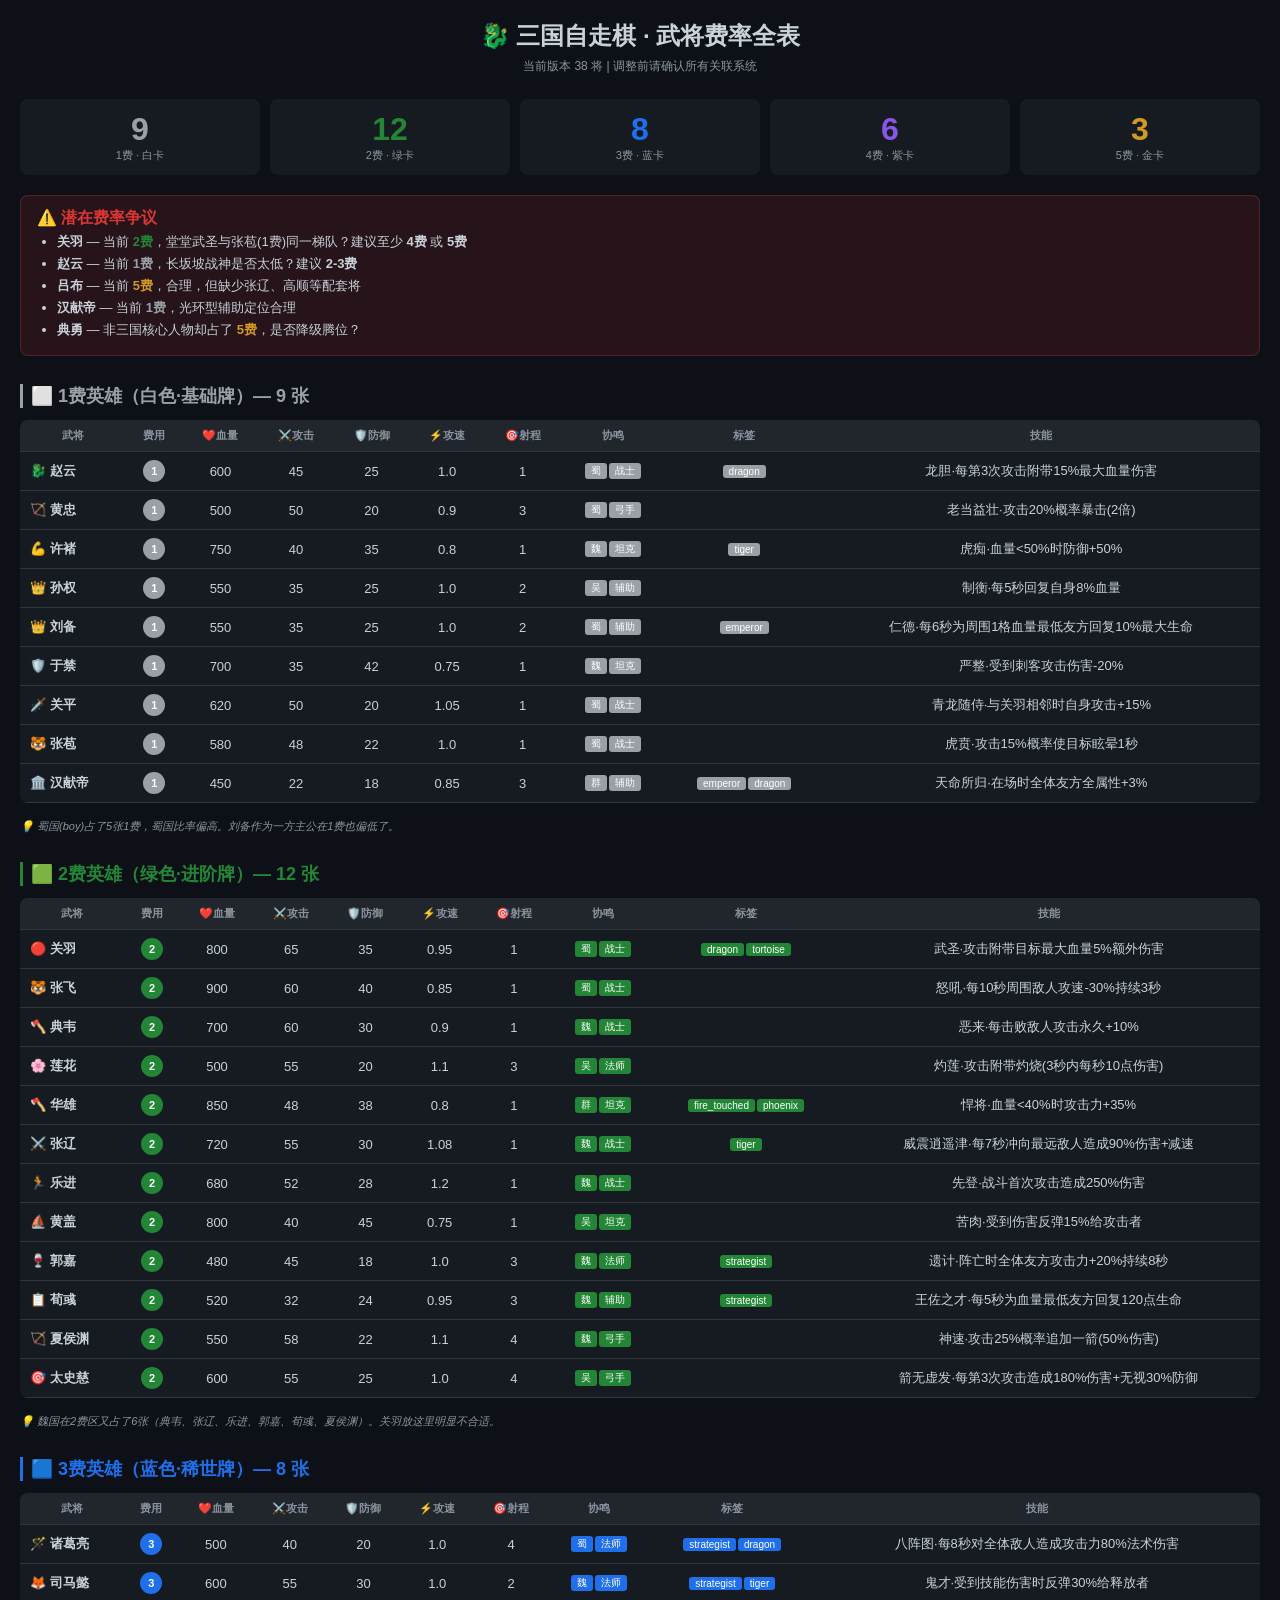
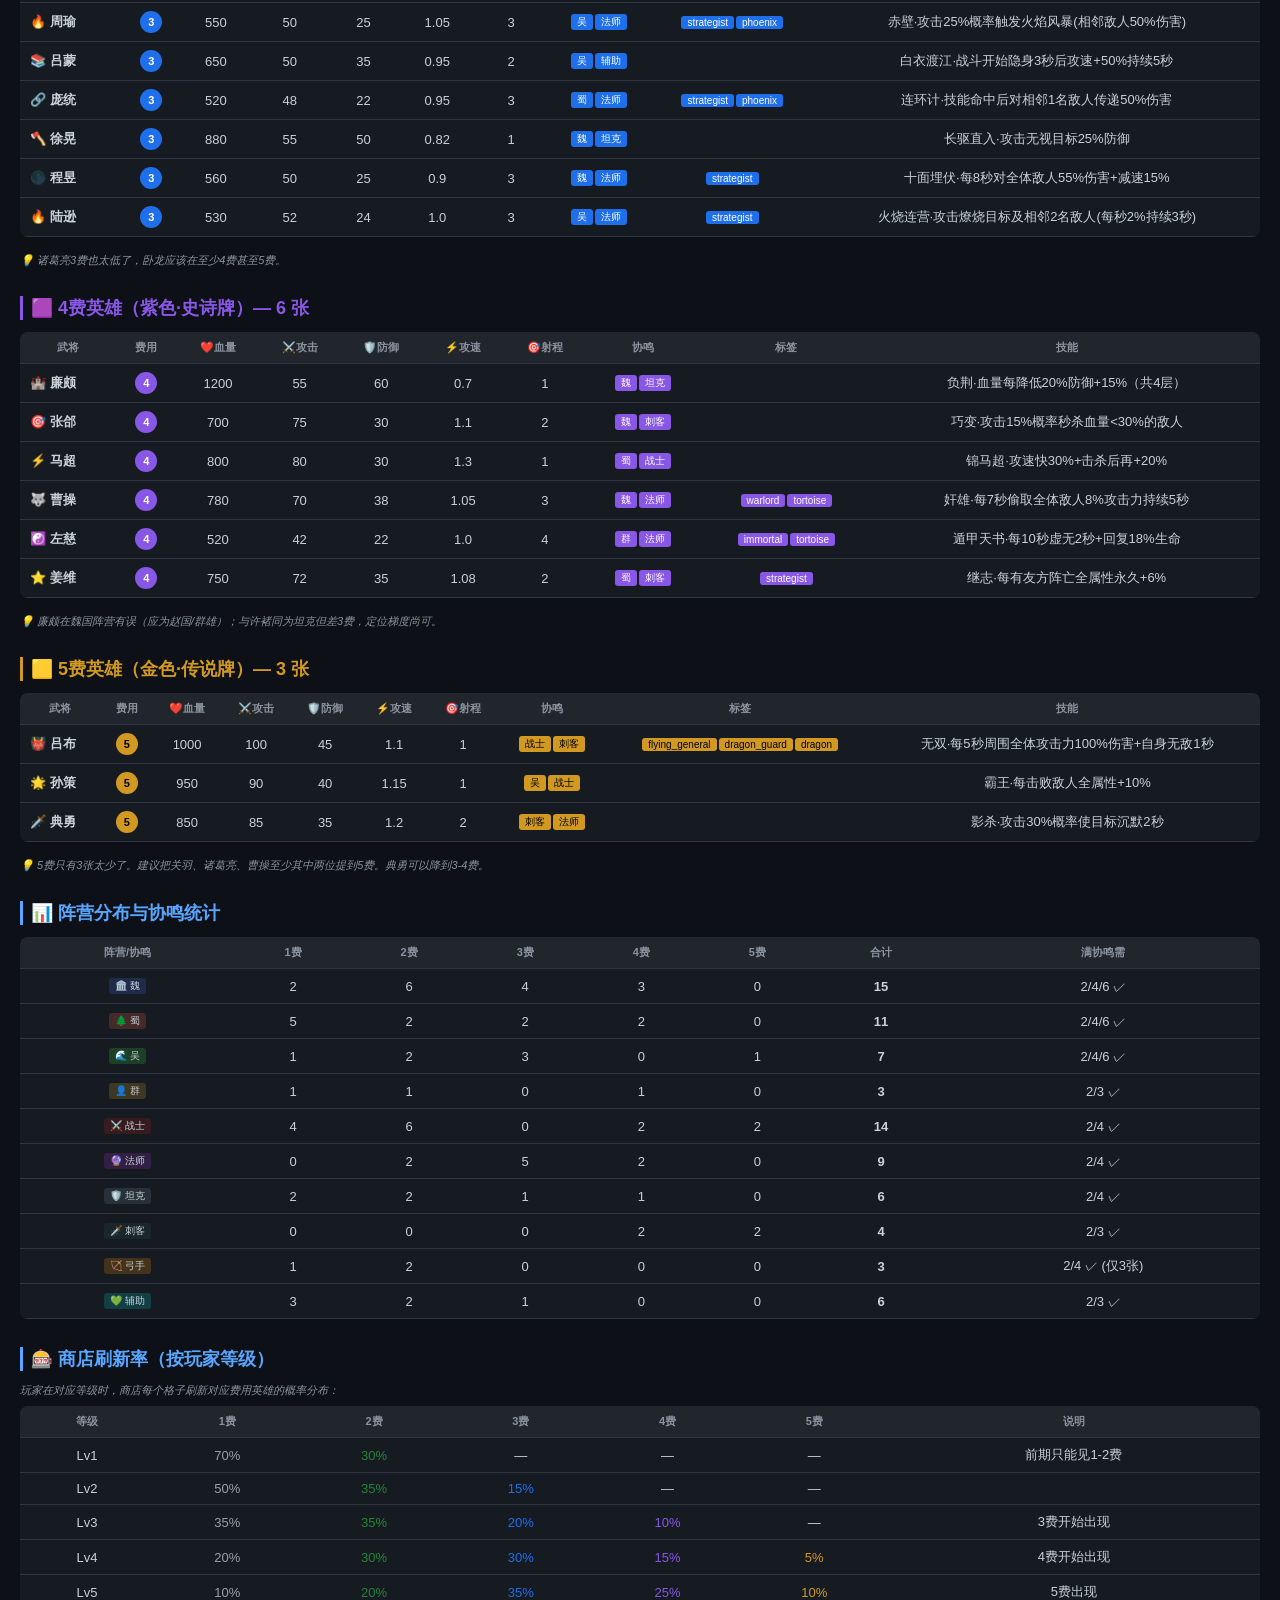
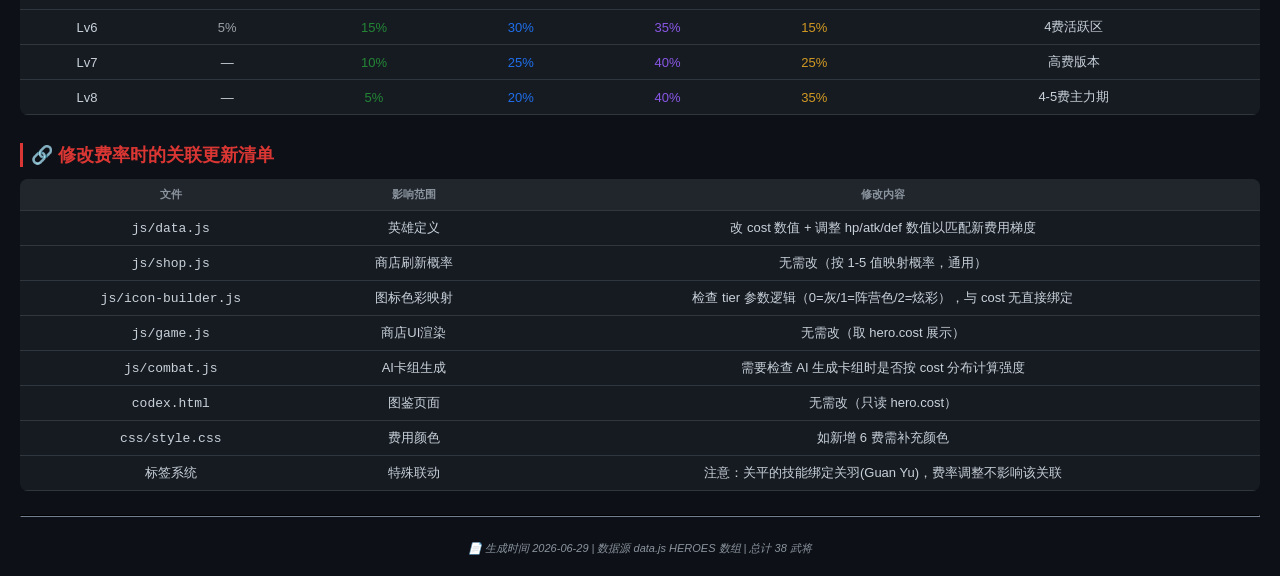
<file: HERO_COST_DOC.html>
<!DOCTYPE html>
<html lang="zh-CN">
<head>
<meta charset="UTF-8">
<meta name="viewport" content="width=device-width, initial-scale=1.0">
<title>三国自走棋 · 武将费率全表</title>
<style>
  :root { --bg:#0d1117; --card:#161b22; --border:#30363d; --text:#c9d1d9; --muted:#8b949e; }
  * { margin:0; padding:0; box-sizing:border-box; }
  body { background:var(--bg); color:var(--text); font-family:"Microsoft YaHei",sans-serif; padding:20px; }
  h1 { text-align:center; font-size:24px; margin-bottom:6px; }
  .subtitle { text-align:center; color:var(--muted); font-size:12px; margin-bottom:24px; }
  h2 { font-size:18px; margin:28px 0 12px; padding-left:8px; border-left:3px solid; }
  table { width:100%; border-collapse:collapse; margin-bottom:16px; font-size:13px; background:var(--card); border-radius:8px; overflow:hidden; }
  th, td { padding:8px 10px; text-align:center; border-bottom:1px solid var(--border); }
  th { background:#21262d; color:var(--muted); font-weight:600; font-size:11px; text-transform:uppercase; }
  td { white-space:nowrap; }
  td.name { text-align:left; font-weight:600; }
  td.cost span { display:inline-block; width:22px; height:22px; line-height:22px; border-radius:50%; font-size:11px; font-weight:700; text-align:center; }
  .cost-1 span { background:#9aa0a6; color:#fff; }
  .cost-2 span { background:#238636; color:#fff; }
  .cost-3 span { background:#1f6feb; color:#fff; }
  .cost-4 span { background:#8957e5; color:#fff; }
  .cost-5 span { background:#d29922; color:#000; }
  .syn-tag, .tag-tag { display:inline-block; padding:1px 6px; border-radius:3px; font-size:10px; margin:1px; }
  .syn-tag { background:rgba(255,255,255,0.08); }
  .tag-tag { background:rgba(255,215,0,0.15); color:#d29922; }
  .notes { font-size:11px; color:var(--muted); font-style:italic; }
  .summary-grid { display:grid; grid-template-columns:repeat(auto-fit,minmax(200px,1fr)); gap:10px; margin-bottom:20px; }
  .summary-card { background:var(--card); border-radius:8px; padding:12px 14px; text-align:center; }
  .summary-card .big { font-size:32px; font-weight:700; }
  .summary-card .label { font-size:11px; color:var(--muted); }
  .skill-row td { font-size:11px; color:#a5d6ff; max-width:280px; overflow:hidden; text-overflow:ellipsis; white-space:normal; }
  .warn-box { background:rgba(218,54,51,0.12); border:1px solid rgba(218,54,51,0.3); border-radius:8px; padding:12px 16px; margin:16px 0; }
  .warn-box h4 { color:#da3633; margin-bottom:4px; }
  .warn-box ul { padding-left:20px; font-size:13px; color:var(--text); }
  .warn-box li { margin:4px 0; }
</style>
</head>
<body>

<h1>🐉 三国自走棋 · 武将费率全表</h1>
<div class="subtitle">当前版本 38 将 | 调整前请确认所有关联系统</div>

<!-- ═══ 总览卡片 ═══ -->
<div class="summary-grid">
  <div class="summary-card"><div class="big" style="color:#9aa0a6">9</div><div class="label">1费 · 白卡</div></div>
  <div class="summary-card"><div class="big" style="color:#238636">12</div><div class="label">2费 · 绿卡</div></div>
  <div class="summary-card"><div class="big" style="color:#1f6feb">8</div><div class="label">3费 · 蓝卡</div></div>
  <div class="summary-card"><div class="big" style="color:#8957e5">6</div><div class="label">4费 · 紫卡</div></div>
  <div class="summary-card"><div class="big" style="color:#d29922">3</div><div class="label">5费 · 金卡</div></div>
</div>

<!-- ═══ 疑似问题提示 ═══ -->
<div class="warn-box">
  <h4>⚠️ 潜在费率争议</h4>
  <ul>
    <li><b>关羽</b> — 当前 <span style="color:#238636;font-weight:700;">2费</span>，堂堂武圣与张苞(1费)同一梯队？建议至少 <b>4费</b> 或 <b>5费</b></li>
    <li><b>赵云</b> — 当前 <span style="color:#9aa0a6;font-weight:700;">1费</span>，长坂坡战神是否太低？建议 <b>2-3费</b></li>
    <li><b>吕布</b> — 当前 <span style="color:#d29922;font-weight:700;">5费</span>，合理，但缺少张辽、高顺等配套将</li>
    <li><b>汉献帝</b> — 当前 <span style="color:#9aa0a6;font-weight:700;">1费</span>，光环型辅助定位合理</li>
    <li><b>典勇</b> — 非三国核心人物却占了 <span style="color:#d29922;font-weight:700;">5费</span>，是否降级腾位？</li>
  </ul>
</div>

<!-- ═══ 1费 ═══ -->
<h2 style="color:#9aa0a6;">⬜ 1费英雄（白色·基础牌）— 9 张</h2>
<table>
<tr><th>武将</th><th>费用</th><th>❤️血量</th><th>⚔️攻击</th><th>🛡️防御</th><th>⚡攻速</th><th>🎯射程</th><th>协鸣</th><th>标签</th><th>技能</th></tr>
<tr class="cost-1">
  <td class="name">🐉 赵云</td><td class="cost"><span>1</span></td>
  <td>600</td><td>45</td><td>25</td><td>1.0</td><td>1</td>
  <td><span class="syn-tag">蜀</span><span class="syn-tag">战士</span></td>
  <td><span class="tag-tag">dragon</span></td>
  <td class="skill-row">龙胆·每第3次攻击附带15%最大血量伤害</td>
</tr>
<tr class="cost-1">
  <td class="name">🏹 黄忠</td><td class="cost"><span>1</span></td>
  <td>500</td><td>50</td><td>20</td><td>0.9</td><td>3</td>
  <td><span class="syn-tag">蜀</span><span class="syn-tag">弓手</span></td>
  <td></td>
  <td class="skill-row">老当益壮·攻击20%概率暴击(2倍)</td>
</tr>
<tr class="cost-1">
  <td class="name">💪 许褚</td><td class="cost"><span>1</span></td>
  <td>750</td><td>40</td><td>35</td><td>0.8</td><td>1</td>
  <td><span class="syn-tag">魏</span><span class="syn-tag">坦克</span></td>
  <td><span class="tag-tag">tiger</span></td>
  <td class="skill-row">虎痴·血量&lt;50%时防御+50%</td>
</tr>
<tr class="cost-1">
  <td class="name">👑 孙权</td><td class="cost"><span>1</span></td>
  <td>550</td><td>35</td><td>25</td><td>1.0</td><td>2</td>
  <td><span class="syn-tag">吴</span><span class="syn-tag">辅助</span></td>
  <td></td>
  <td class="skill-row">制衡·每5秒回复自身8%血量</td>
</tr>
<tr class="cost-1">
  <td class="name">👑 刘备</td><td class="cost"><span>1</span></td>
  <td>550</td><td>35</td><td>25</td><td>1.0</td><td>2</td>
  <td><span class="syn-tag">蜀</span><span class="syn-tag">辅助</span></td>
  <td><span class="tag-tag">emperor</span></td>
  <td class="skill-row">仁德·每6秒为周围1格血量最低友方回复10%最大生命</td>
</tr>
<tr class="cost-1">
  <td class="name">🛡️ 于禁</td><td class="cost"><span>1</span></td>
  <td>700</td><td>35</td><td>42</td><td>0.75</td><td>1</td>
  <td><span class="syn-tag">魏</span><span class="syn-tag">坦克</span></td>
  <td></td>
  <td class="skill-row">严整·受到刺客攻击伤害-20%</td>
</tr>
<tr class="cost-1">
  <td class="name">🗡️ 关平</td><td class="cost"><span>1</span></td>
  <td>620</td><td>50</td><td>20</td><td>1.05</td><td>1</td>
  <td><span class="syn-tag">蜀</span><span class="syn-tag">战士</span></td>
  <td></td>
  <td class="skill-row">青龙随侍·与关羽相邻时自身攻击+15%</td>
</tr>
<tr class="cost-1">
  <td class="name">🐯 张苞</td><td class="cost"><span>1</span></td>
  <td>580</td><td>48</td><td>22</td><td>1.0</td><td>1</td>
  <td><span class="syn-tag">蜀</span><span class="syn-tag">战士</span></td>
  <td></td>
  <td class="skill-row">虎贲·攻击15%概率使目标眩晕1秒</td>
</tr>
<tr class="cost-1">
  <td class="name">🏛️ 汉献帝</td><td class="cost"><span>1</span></td>
  <td>450</td><td>22</td><td>18</td><td>0.85</td><td>3</td>
  <td><span class="syn-tag">群</span><span class="syn-tag">辅助</span></td>
  <td><span class="tag-tag">emperor</span><span class="tag-tag">dragon</span></td>
  <td class="skill-row">天命所归·在场时全体友方全属性+3%</td>
</tr>
</table>
<div class="notes">💡 蜀国(boy)占了5张1费，蜀国比率偏高。刘备作为一方主公在1费也偏低了。</div>

<!-- ═══ 2费 ═══ -->
<h2 style="color:#238636;">🟩 2费英雄（绿色·进阶牌）— 12 张</h2>
<table>
<tr><th>武将</th><th>费用</th><th>❤️血量</th><th>⚔️攻击</th><th>🛡️防御</th><th>⚡攻速</th><th>🎯射程</th><th>协鸣</th><th>标签</th><th>技能</th></tr>
<tr class="cost-2">
  <td class="name">🔴 <b>关羽</b></td><td class="cost"><span>2</span></td>
  <td>800</td><td>65</td><td>35</td><td>0.95</td><td>1</td>
  <td><span class="syn-tag">蜀</span><span class="syn-tag">战士</span></td>
  <td><span class="tag-tag">dragon</span><span class="tag-tag">tortoise</span></td>
  <td class="skill-row">武圣·攻击附带目标最大血量5%额外伤害</td>
</tr>
<tr class="cost-2">
  <td class="name">🐯 张飞</td><td class="cost"><span>2</span></td>
  <td>900</td><td>60</td><td>40</td><td>0.85</td><td>1</td>
  <td><span class="syn-tag">蜀</span><span class="syn-tag">战士</span></td>
  <td></td>
  <td class="skill-row">怒吼·每10秒周围敌人攻速-30%持续3秒</td>
</tr>
<tr class="cost-2">
  <td class="name">🪓 典韦</td><td class="cost"><span>2</span></td>
  <td>700</td><td>60</td><td>30</td><td>0.9</td><td>1</td>
  <td><span class="syn-tag">魏</span><span class="syn-tag">战士</span></td>
  <td></td>
  <td class="skill-row">恶来·每击败敌人攻击永久+10%</td>
</tr>
<tr class="cost-2">
  <td class="name">🌸 莲花</td><td class="cost"><span>2</span></td>
  <td>500</td><td>55</td><td>20</td><td>1.1</td><td>3</td>
  <td><span class="syn-tag">吴</span><span class="syn-tag">法师</span></td>
  <td></td>
  <td class="skill-row">灼莲·攻击附带灼烧(3秒内每秒10点伤害)</td>
</tr>
<tr class="cost-2">
  <td class="name">🪓 华雄</td><td class="cost"><span>2</span></td>
  <td>850</td><td>48</td><td>38</td><td>0.8</td><td>1</td>
  <td><span class="syn-tag">群</span><span class="syn-tag">坦克</span></td>
  <td><span class="tag-tag">fire_touched</span><span class="tag-tag">phoenix</span></td>
  <td class="skill-row">悍将·血量&lt;40%时攻击力+35%</td>
</tr>
<tr class="cost-2">
  <td class="name">⚔️ 张辽</td><td class="cost"><span>2</span></td>
  <td>720</td><td>55</td><td>30</td><td>1.08</td><td>1</td>
  <td><span class="syn-tag">魏</span><span class="syn-tag">战士</span></td>
  <td><span class="tag-tag">tiger</span></td>
  <td class="skill-row">威震逍遥津·每7秒冲向最远敌人造成90%伤害+减速</td>
</tr>
<tr class="cost-2">
  <td class="name">🏃 乐进</td><td class="cost"><span>2</span></td>
  <td>680</td><td>52</td><td>28</td><td>1.2</td><td>1</td>
  <td><span class="syn-tag">魏</span><span class="syn-tag">战士</span></td>
  <td></td>
  <td class="skill-row">先登·战斗首次攻击造成250%伤害</td>
</tr>
<tr class="cost-2">
  <td class="name">⛵ 黄盖</td><td class="cost"><span>2</span></td>
  <td>800</td><td>40</td><td>45</td><td>0.75</td><td>1</td>
  <td><span class="syn-tag">吴</span><span class="syn-tag">坦克</span></td>
  <td></td>
  <td class="skill-row">苦肉·受到伤害反弹15%给攻击者</td>
</tr>
<tr class="cost-2">
  <td class="name">🍷 郭嘉</td><td class="cost"><span>2</span></td>
  <td>480</td><td>45</td><td>18</td><td>1.0</td><td>3</td>
  <td><span class="syn-tag">魏</span><span class="syn-tag">法师</span></td>
  <td><span class="tag-tag">strategist</span></td>
  <td class="skill-row">遗计·阵亡时全体友方攻击力+20%持续8秒</td>
</tr>
<tr class="cost-2">
  <td class="name">📋 荀彧</td><td class="cost"><span>2</span></td>
  <td>520</td><td>32</td><td>24</td><td>0.95</td><td>3</td>
  <td><span class="syn-tag">魏</span><span class="syn-tag">辅助</span></td>
  <td><span class="tag-tag">strategist</span></td>
  <td class="skill-row">王佐之才·每5秒为血量最低友方回复120点生命</td>
</tr>
<tr class="cost-2">
  <td class="name">🏹 夏侯渊</td><td class="cost"><span>2</span></td>
  <td>550</td><td>58</td><td>22</td><td>1.1</td><td>4</td>
  <td><span class="syn-tag">魏</span><span class="syn-tag">弓手</span></td>
  <td></td>
  <td class="skill-row">神速·攻击25%概率追加一箭(50%伤害)</td>
</tr>
<tr class="cost-2">
  <td class="name">🎯 太史慈</td><td class="cost"><span>2</span></td>
  <td>600</td><td>55</td><td>25</td><td>1.0</td><td>4</td>
  <td><span class="syn-tag">吴</span><span class="syn-tag">弓手</span></td>
  <td></td>
  <td class="skill-row">箭无虚发·每第3次攻击造成180%伤害+无视30%防御</td>
</tr>
</table>
<div class="notes">💡 魏国在2费区又占了6张（典韦、张辽、乐进、郭嘉、荀彧、夏侯渊）。关羽放这里明显不合适。</div>

<!-- ═══ 3费 ═══ -->
<h2 style="color:#1f6feb;">🟦 3费英雄（蓝色·稀世牌）— 8 张</h2>
<table>
<tr><th>武将</th><th>费用</th><th>❤️血量</th><th>⚔️攻击</th><th>🛡️防御</th><th>⚡攻速</th><th>🎯射程</th><th>协鸣</th><th>标签</th><th>技能</th></tr>
<tr class="cost-3">
  <td class="name">🪄 诸葛亮</td><td class="cost"><span>3</span></td>
  <td>500</td><td>40</td><td>20</td><td>1.0</td><td>4</td>
  <td><span class="syn-tag">蜀</span><span class="syn-tag">法师</span></td>
  <td><span class="tag-tag">strategist</span><span class="tag-tag">dragon</span></td>
  <td class="skill-row">八阵图·每8秒对全体敌人造成攻击力80%法术伤害</td>
</tr>
<tr class="cost-3">
  <td class="name">🦊 司马懿</td><td class="cost"><span>3</span></td>
  <td>600</td><td>55</td><td>30</td><td>1.0</td><td>2</td>
  <td><span class="syn-tag">魏</span><span class="syn-tag">法师</span></td>
  <td><span class="tag-tag">strategist</span><span class="tag-tag">tiger</span></td>
  <td class="skill-row">鬼才·受到技能伤害时反弹30%给释放者</td>
</tr>
<tr class="cost-3">
  <td class="name">🔥 周瑜</td><td class="cost"><span>3</span></td>
  <td>550</td><td>50</td><td>25</td><td>1.05</td><td>3</td>
  <td><span class="syn-tag">吴</span><span class="syn-tag">法师</span></td>
  <td><span class="tag-tag">strategist</span><span class="tag-tag">phoenix</span></td>
  <td class="skill-row">赤壁·攻击25%概率触发火焰风暴(相邻敌人50%伤害)</td>
</tr>
<tr class="cost-3">
  <td class="name">📚 吕蒙</td><td class="cost"><span>3</span></td>
  <td>650</td><td>50</td><td>35</td><td>0.95</td><td>2</td>
  <td><span class="syn-tag">吴</span><span class="syn-tag">辅助</span></td>
  <td></td>
  <td class="skill-row">白衣渡江·战斗开始隐身3秒后攻速+50%持续5秒</td>
</tr>
<tr class="cost-3">
  <td class="name">🔗 庞统</td><td class="cost"><span>3</span></td>
  <td>520</td><td>48</td><td>22</td><td>0.95</td><td>3</td>
  <td><span class="syn-tag">蜀</span><span class="syn-tag">法师</span></td>
  <td><span class="tag-tag">strategist</span><span class="tag-tag">phoenix</span></td>
  <td class="skill-row">连环计·技能命中后对相邻1名敌人传递50%伤害</td>
</tr>
<tr class="cost-3">
  <td class="name">🪓 徐晃</td><td class="cost"><span>3</span></td>
  <td>880</td><td>55</td><td>50</td><td>0.82</td><td>1</td>
  <td><span class="syn-tag">魏</span><span class="syn-tag">坦克</span></td>
  <td></td>
  <td class="skill-row">长驱直入·攻击无视目标25%防御</td>
</tr>
<tr class="cost-3">
  <td class="name">🌑 程昱</td><td class="cost"><span>3</span></td>
  <td>560</td><td>50</td><td>25</td><td>0.9</td><td>3</td>
  <td><span class="syn-tag">魏</span><span class="syn-tag">法师</span></td>
  <td><span class="tag-tag">strategist</span></td>
  <td class="skill-row">十面埋伏·每8秒对全体敌人55%伤害+减速15%</td>
</tr>
<tr class="cost-3">
  <td class="name">🔥 陆逊</td><td class="cost"><span>3</span></td>
  <td>530</td><td>52</td><td>24</td><td>1.0</td><td>3</td>
  <td><span class="syn-tag">吴</span><span class="syn-tag">法师</span></td>
  <td><span class="tag-tag">strategist</span></td>
  <td class="skill-row">火烧连营·攻击燎烧目标及相邻2名敌人(每秒2%持续3秒)</td>
</tr>
</table>
<div class="notes">💡 诸葛亮3费也太低了，卧龙应该在至少4费甚至5费。</div>

<!-- ═══ 4费 ═══ -->
<h2 style="color:#8957e5;">🟪 4费英雄（紫色·史诗牌）— 6 张</h2>
<table>
<tr><th>武将</th><th>费用</th><th>❤️血量</th><th>⚔️攻击</th><th>🛡️防御</th><th>⚡攻速</th><th>🎯射程</th><th>协鸣</th><th>标签</th><th>技能</th></tr>
<tr class="cost-4">
  <td class="name">🏰 廉颇</td><td class="cost"><span>4</span></td>
  <td>1200</td><td>55</td><td>60</td><td>0.7</td><td>1</td>
  <td><span class="syn-tag">魏</span><span class="syn-tag">坦克</span></td>
  <td></td>
  <td class="skill-row">负荆·血量每降低20%防御+15%（共4层）</td>
</tr>
<tr class="cost-4">
  <td class="name">🎯 张郃</td><td class="cost"><span>4</span></td>
  <td>700</td><td>75</td><td>30</td><td>1.1</td><td>2</td>
  <td><span class="syn-tag">魏</span><span class="syn-tag">刺客</span></td>
  <td></td>
  <td class="skill-row">巧变·攻击15%概率秒杀血量&lt;30%的敌人</td>
</tr>
<tr class="cost-4">
  <td class="name">⚡ 马超</td><td class="cost"><span>4</span></td>
  <td>800</td><td>80</td><td>30</td><td>1.3</td><td>1</td>
  <td><span class="syn-tag">蜀</span><span class="syn-tag">战士</span></td>
  <td></td>
  <td class="skill-row">锦马超·攻速快30%+击杀后再+20%</td>
</tr>
<tr class="cost-4">
  <td class="name">🐺 曹操</td><td class="cost"><span>4</span></td>
  <td>780</td><td>70</td><td>38</td><td>1.05</td><td>3</td>
  <td><span class="syn-tag">魏</span><span class="syn-tag">法师</span></td>
  <td><span class="tag-tag">warlord</span><span class="tag-tag">tortoise</span></td>
  <td class="skill-row">奸雄·每7秒偷取全体敌人8%攻击力持续5秒</td>
</tr>
<tr class="cost-4">
  <td class="name">☯️ 左慈</td><td class="cost"><span>4</span></td>
  <td>520</td><td>42</td><td>22</td><td>1.0</td><td>4</td>
  <td><span class="syn-tag">群</span><span class="syn-tag">法师</span></td>
  <td><span class="tag-tag">immortal</span><span class="tag-tag">tortoise</span></td>
  <td class="skill-row">遁甲天书·每10秒虚无2秒+回复18%生命</td>
</tr>
<tr class="cost-4">
  <td class="name">⭐ 姜维</td><td class="cost"><span>4</span></td>
  <td>750</td><td>72</td><td>35</td><td>1.08</td><td>2</td>
  <td><span class="syn-tag">蜀</span><span class="syn-tag">刺客</span></td>
  <td><span class="tag-tag">strategist</span></td>
  <td class="skill-row">继志·每有友方阵亡全属性永久+6%</td>
</tr>
</table>
<div class="notes">💡 廉颇在魏国阵营有误（应为赵国/群雄）；与许褚同为坦克但差3费，定位梯度尚可。</div>

<!-- ═══ 5费 ═══ -->
<h2 style="color:#d29922;">🟨 5费英雄（金色·传说牌）— 3 张</h2>
<table>
<tr><th>武将</th><th>费用</th><th>❤️血量</th><th>⚔️攻击</th><th>🛡️防御</th><th>⚡攻速</th><th>🎯射程</th><th>协鸣</th><th>标签</th><th>技能</th></tr>
<tr class="cost-5">
  <td class="name">👹 吕布</td><td class="cost"><span>5</span></td>
  <td>1000</td><td>100</td><td>45</td><td>1.1</td><td>1</td>
  <td><span class="syn-tag">战士</span><span class="syn-tag">刺客</span></td>
  <td><span class="tag-tag">flying_general</span><span class="tag-tag">dragon_guard</span><span class="tag-tag">dragon</span></td>
  <td class="skill-row">无双·每5秒周围全体攻击力100%伤害+自身无敌1秒</td>
</tr>
<tr class="cost-5">
  <td class="name">🌟 孙策</td><td class="cost"><span>5</span></td>
  <td>950</td><td>90</td><td>40</td><td>1.15</td><td>1</td>
  <td><span class="syn-tag">吴</span><span class="syn-tag">战士</span></td>
  <td></td>
  <td class="skill-row">霸王·每击败敌人全属性+10%</td>
</tr>
<tr class="cost-5">
  <td class="name">🗡️ 典勇</td><td class="cost"><span>5</span></td>
  <td>850</td><td>85</td><td>35</td><td>1.2</td><td>2</td>
  <td><span class="syn-tag">刺客</span><span class="syn-tag">法师</span></td>
  <td></td>
  <td class="skill-row">影杀·攻击30%概率使目标沉默2秒</td>
</tr>
</table>
<div class="notes">💡 5费只有3张太少了。建议把关羽、诸葛亮、曹操至少其中两位提到5费。典勇可以降到3-4费。</div>

<!-- ═══ 阵营分布 ═══ -->
<h2 style="color:#58a6ff;">📊 阵营分布与协鸣统计</h2>
<table>
<tr><th>阵营/协鸣</th><th>1费</th><th>2费</th><th>3费</th><th>4费</th><th>5费</th><th>合计</th><th>满协鸣需</th></tr>
<tr><td><span class="syn-tag" style="background:rgba(65,105,225,0.2)">🏛️ 魏</span></td><td>2</td><td>6</td><td>4</td><td>3</td><td>0</td><td><b>15</b></td><td>2/4/6 ✓</td></tr>
<tr><td><span class="syn-tag" style="background:rgba(255,99,71,0.2)">🌲 蜀</span></td><td>5</td><td>2</td><td>2</td><td>2</td><td>0</td><td><b>11</b></td><td>2/4/6 ✓</td></tr>
<tr><td><span class="syn-tag" style="background:rgba(50,205,50,0.2)">🌊 吴</span></td><td>1</td><td>2</td><td>3</td><td>0</td><td>1</td><td><b>7</b></td><td>2/4/6 ✓</td></tr>
<tr><td><span class="syn-tag" style="background:rgba(218,165,32,0.2)">👤 群</span></td><td>1</td><td>1</td><td>0</td><td>1</td><td>0</td><td><b>3</b></td><td>2/3 ✓</td></tr>
<tr><td><span class="syn-tag" style="background:rgba(178,34,34,0.2)">⚔️ 战士</span></td><td>4</td><td>6</td><td>0</td><td>2</td><td>2</td><td><b>14</b></td><td>2/4 ✓</td></tr>
<tr><td><span class="syn-tag" style="background:rgba(153,50,204,0.2)">🔮 法师</span></td><td>0</td><td>2</td><td>5</td><td>2</td><td>0</td><td><b>9</b></td><td>2/4 ✓</td></tr>
<tr><td><span class="syn-tag" style="background:rgba(112,128,144,0.2)">🛡️ 坦克</span></td><td>2</td><td>2</td><td>1</td><td>1</td><td>0</td><td><b>6</b></td><td>2/4 ✓</td></tr>
<tr><td><span class="syn-tag" style="background:rgba(47,79,79,0.2)">🗡️ 刺客</span></td><td>0</td><td>0</td><td>0</td><td>2</td><td>2</td><td><b>4</b></td><td>2/3 ✓</td></tr>
<tr><td><span class="syn-tag" style="background:rgba(255,140,0,0.2)">🏹 弓手</span></td><td>1</td><td>2</td><td>0</td><td>0</td><td>0</td><td><b>3</b></td><td>2/4 ✓ (仅3张)</td></tr>
<tr><td><span class="syn-tag" style="background:rgba(0,206,209,0.2)">💚 辅助</span></td><td>3</td><td>2</td><td>1</td><td>0</td><td>0</td><td><b>6</b></td><td>2/3 ✓</td></tr>
</table>

<!-- ═══ 商店刷新率参考 ═══ -->
<h2 style="color:#58a6ff;">🎰 商店刷新率（按玩家等级）</h2>
<div class="notes" style="margin:8px 0;">玩家在对应等级时，商店每个格子刷新对应费用英雄的概率分布：</div>
<table>
<tr><th>等级</th><th>1费</th><th>2费</th><th>3费</th><th>4费</th><th>5费</th><th>说明</th></tr>
<tr><td>Lv1</td><td style="color:#9aa0a6">70%</td><td style="color:#238636">30%</td><td>—</td><td>—</td><td>—</td><td>前期只能见1-2费</td></tr>
<tr><td>Lv2</td><td style="color:#9aa0a6">50%</td><td style="color:#238636">35%</td><td style="color:#1f6feb">15%</td><td>—</td><td>—</td><td></td></tr>
<tr><td>Lv3</td><td style="color:#9aa0a6">35%</td><td style="color:#238636">35%</td><td style="color:#1f6feb">20%</td><td style="color:#8957e5">10%</td><td>—</td><td>3费开始出现</td></tr>
<tr><td>Lv4</td><td style="color:#9aa0a6">20%</td><td style="color:#238636">30%</td><td style="color:#1f6feb">30%</td><td style="color:#8957e5">15%</td><td style="color:#d29922">5%</td><td>4费开始出现</td></tr>
<tr><td>Lv5</td><td style="color:#9aa0a6">10%</td><td style="color:#238636">20%</td><td style="color:#1f6feb">35%</td><td style="color:#8957e5">25%</td><td style="color:#d29922">10%</td><td>5费出现</td></tr>
<tr><td>Lv6</td><td style="color:#9aa0a6">5%</td><td style="color:#238636">15%</td><td style="color:#1f6feb">30%</td><td style="color:#8957e5">35%</td><td style="color:#d29922">15%</td><td>4费活跃区</td></tr>
<tr><td>Lv7</td><td>—</td><td style="color:#238636">10%</td><td style="color:#1f6feb">25%</td><td style="color:#8957e5">40%</td><td style="color:#d29922">25%</td><td>高费版本</td></tr>
<tr><td>Lv8</td><td>—</td><td style="color:#238636">5%</td><td style="color:#1f6feb">20%</td><td style="color:#8957e5">40%</td><td style="color:#d29922">35%</td><td>4-5费主力期</td></tr>
</table>

<!-- ═══ 关联系统 ═══ -->
<h2 style="color:#da3633;">🔗 修改费率时的关联更新清单</h2>
<table>
<tr><th>文件</th><th>影响范围</th><th>修改内容</th></tr>
<tr><td><code>js/data.js</code></td><td>英雄定义</td><td>改 cost 数值 + 调整 hp/atk/def 数值以匹配新费用梯度</td></tr>
<tr><td><code>js/shop.js</code></td><td>商店刷新概率</td><td>无需改（按 1-5 值映射概率，通用）</td></tr>
<tr><td><code>js/icon-builder.js</code></td><td>图标色彩映射</td><td>检查 tier 参数逻辑（0=灰/1=阵营色/2=炫彩），与 cost 无直接绑定</td></tr>
<tr><td><code>js/game.js</code></td><td>商店UI渲染</td><td>无需改（取 hero.cost 展示）</td></tr>
<tr><td><code>js/combat.js</code></td><td>AI卡组生成</td><td>需要检查 AI 生成卡组时是否按 cost 分布计算强度</td></tr>
<tr><td><code>codex.html</code></td><td>图鉴页面</td><td>无需改（只读 hero.cost）</td></tr>
<tr><td><code>css/style.css</code></td><td>费用颜色</td><td>如新增 6 费需补充颜色</td></tr>
<tr><td>标签系统</td><td>特殊联动</td><td>注意：关平的技能绑定关羽(Guan Yu)，费率调整不影响该关联</td></tr>
</table>

<hr style="border-color:var(--border);margin:24px 0;">
<div class="notes" style="text-align:center;">📄 生成时间 2026-06-29 | 数据源 data.js HEROES 数组 | 总计 38 武将</div>

</body>
</html>
</file>
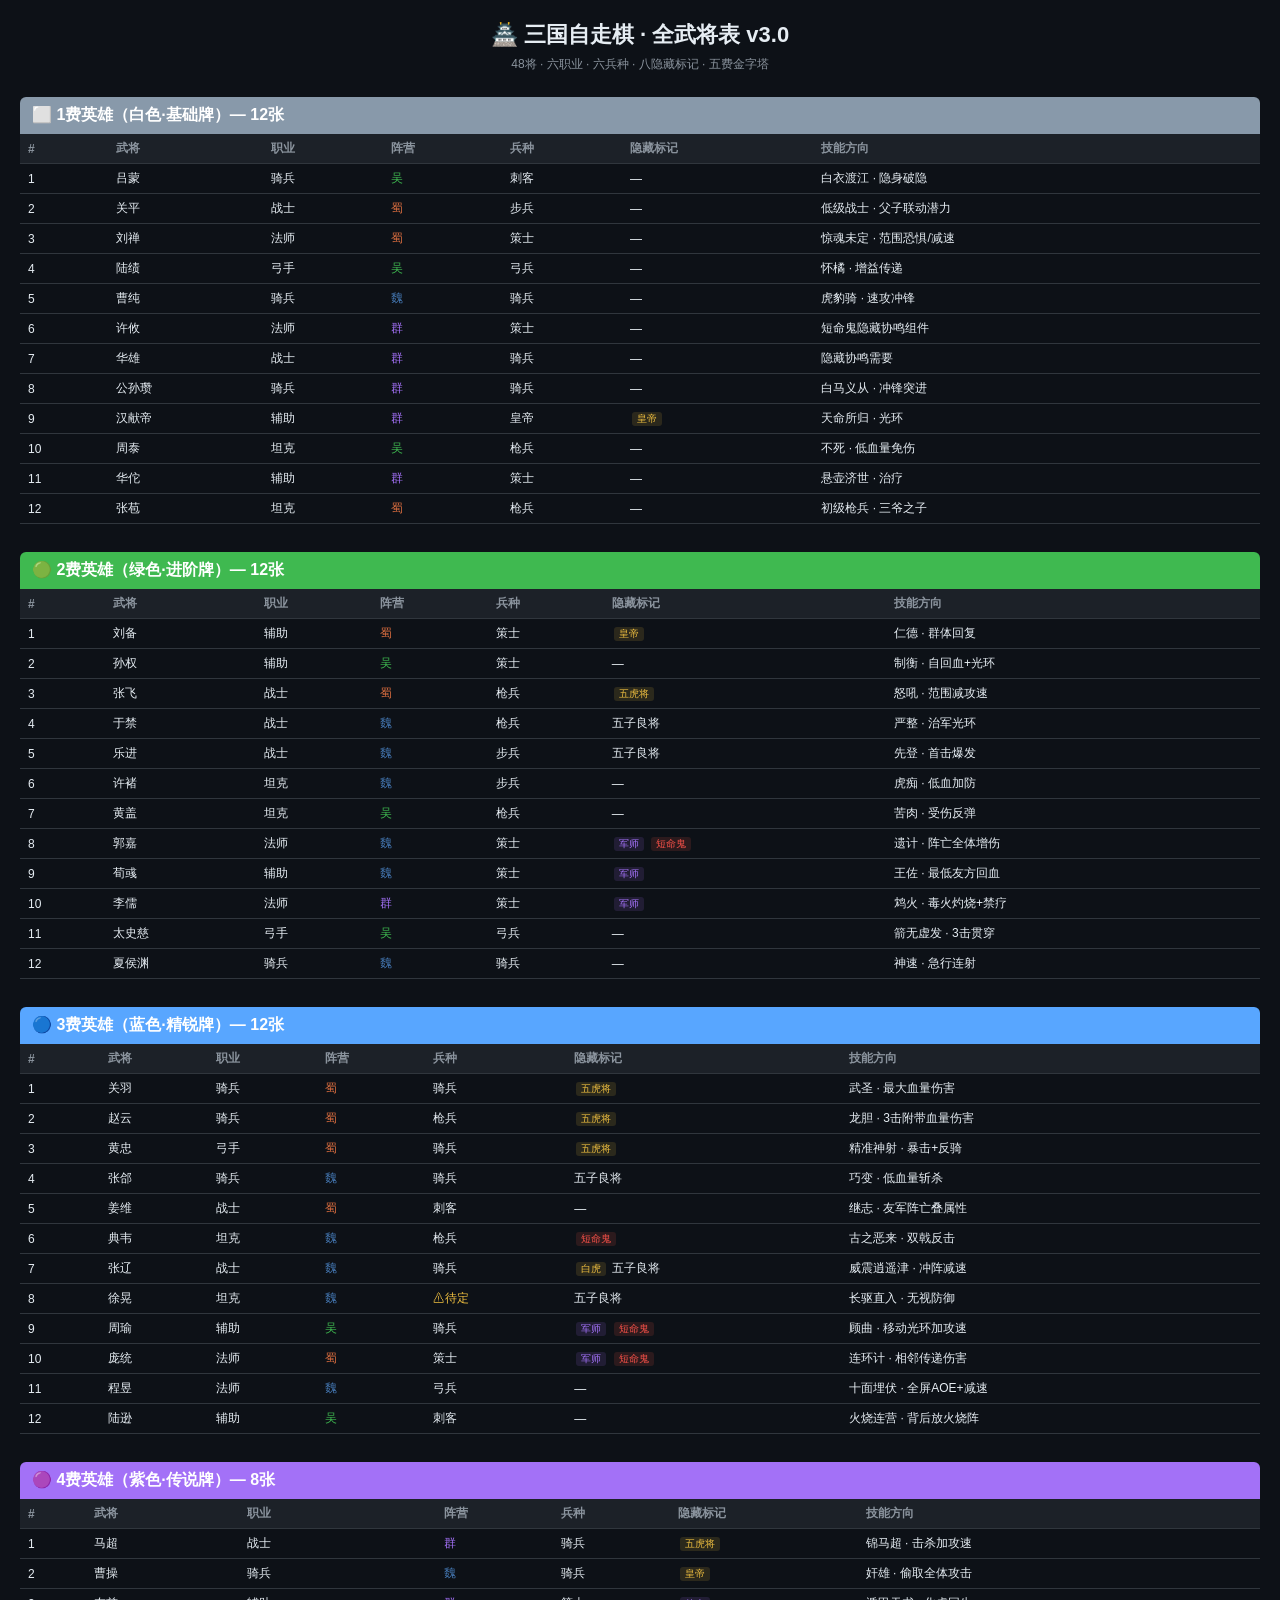
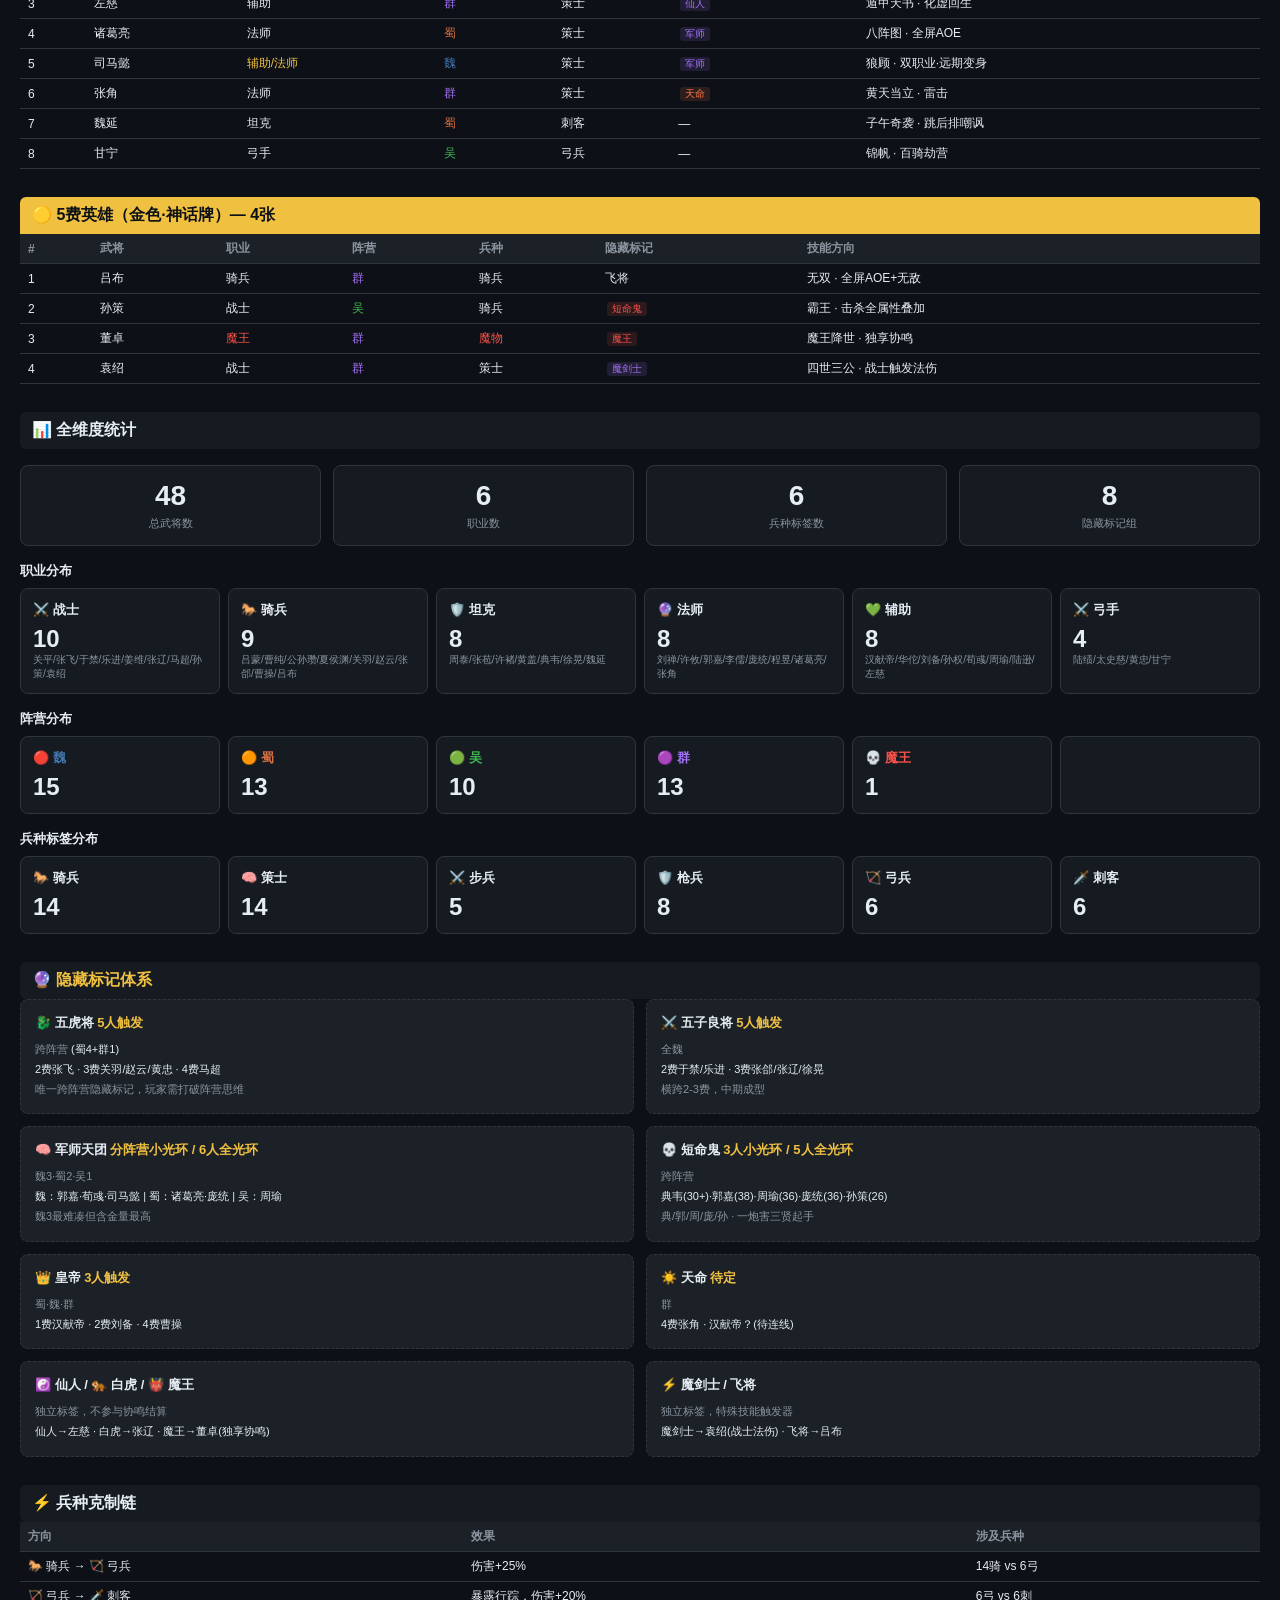
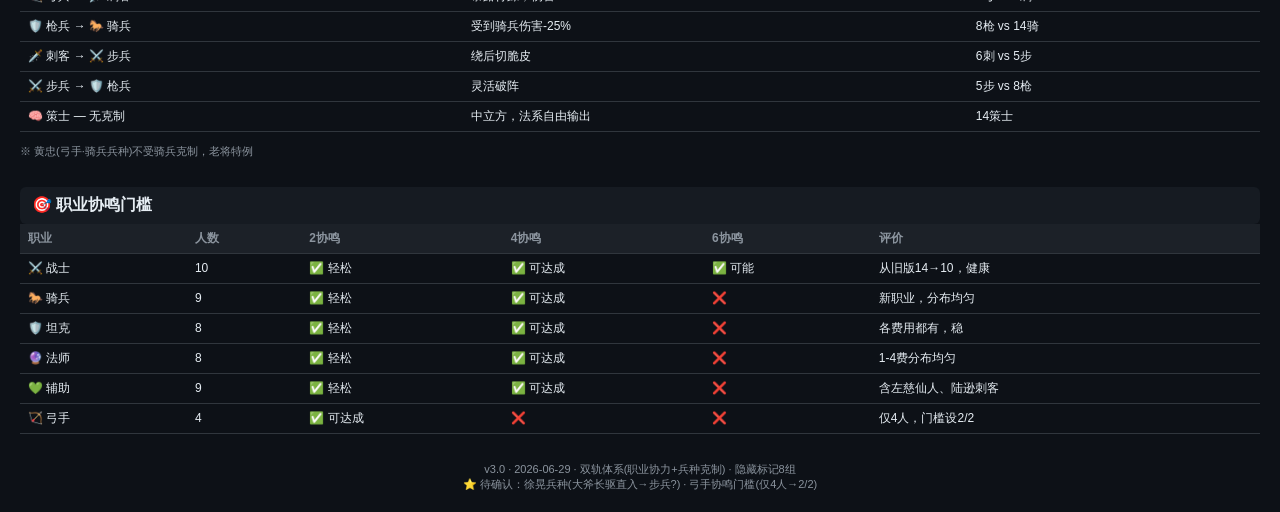
<file: HERO_ROSTER_FINAL.html>
<!DOCTYPE html>
<html lang="zh-CN">
<head>
<meta charset="UTF-8">
<meta name="viewport" content="width=device-width, initial-scale=1.0">
<title>三国自走棋 · 48将全表 v3.0</title>
<style>
:root {
  --bg: #0d1117; --card: #161b22; --border: #30363d;
  --text: #e6edf3; --muted: #8b949e;
  --gold: #f0c040; --purple: #a371f7; --blue: #58a6ff;
  --red: #f85149; --green: #3fb950; --wei: #4477b2; --shu: #e07040;
  --wu: #3fb950; --qun: #a371f7; --devil: #f85149;
}
* { box-sizing:border-box; margin:0; padding:0; }
body { background:var(--bg); color:var(--text); font-family:'Segoe UI','Microsoft YaHei',sans-serif; padding:20px; }
h1 { text-align:center; font-size:22px; margin-bottom:6px; }
.sub { text-align:center; color:var(--muted); font-size:12px; margin-bottom:24px; }
.section { margin-bottom:28px; }
.section h2 { font-size:16px; padding:8px 12px; border-radius:6px 6px 0 0; margin-bottom:0; }
.section h2.cost1 { background:#8899aa; color:#fff; }
.section h2.cost2 { background:#3fb950; color:#fff; }
.section h2.cost3 { background:#58a6ff; color:#fff; }
.section h2.cost4 { background:#a371f7; color:#fff; }
.section h2.cost5 { background:#f0c040; color:#0d1117; }
table { width:100%; border-collapse:collapse; font-size:12px; }
th, td { padding:6px 8px; text-align:left; border-bottom:1px solid var(--border); }
th { background:#1c2128; color:var(--muted); font-weight:600; position:sticky; top:0; }
tr:hover { background:rgba(255,255,255,0.03); }
.tag {
  display:inline-block; padding:0 5px; border-radius:3px; font-size:10px;
  margin:1px 2px; white-space:nowrap;
}
.tag.tiger { background:#f0c04022; color:#f0c040; }
.tag.short { background:#f8514922; color:#f85149; }
.tag.strategist { background:#a371f722; color:#a371f7; }
.tag.emperor { background:#f0c04022; color:#f0c040; }
.tag.devil { background:#f8514922; color:#f85149; }
.tag.immortal { background:#a371f722; color:#a371f7; }
.tag.fate { background:#ff784b22; color:#ff784b; }
.tag.magic { background:#a371f722; color:#a371f7; }
.stats-grid {
  display:grid; grid-template-columns:repeat(4,1fr); gap:12px; margin:16px 0;
}
.stat-card {
  background:var(--card); border:1px solid var(--border); border-radius:8px;
  padding:14px; text-align:center;
}
.stat-card .num { font-size:28px; font-weight:700; }
.stat-card .lbl { font-size:11px; color:var(--muted); margin-top:4px; }
.troop-grid { display:grid; grid-template-columns:repeat(6,1fr); gap:8px; }
.troop-card { background:var(--card); border:1px solid var(--border); border-radius:8px; padding:12px; }
.troop-card h4 { font-size:13px; margin-bottom:6px; }
.troop-card .cnt { font-size:24px; font-weight:700; }
.syn-hid { background:#1c2128; border:1px dashed var(--border); border-radius:8px; padding:14px; }
.syn-hid h3 { font-size:13px; margin-bottom:8px; }
.syn-hid ul { list-style:none; font-size:11px; line-height:1.8; color:var(--muted); }
.syn-hid li span { color:var(--text); }
.footnote { font-size:11px; color:var(--muted); margin-top:12px; }
.hl { color:var(--gold); }
</style>
</head>
<body>

<h1>🏯 三国自走棋 · 全武将表 v3.0</h1>
<div class="sub">48将 · 六职业 · 六兵种 · 八隐藏标记 · 五费金字塔</div>

<!-- 1费 -->
<div class="section">
<h2 class="cost1">⬜ 1费英雄（白色·基础牌）— 12张</h2>
<table>
<tr><th>#</th><th>武将</th><th>职业</th><th>阵营</th><th>兵种</th><th>隐藏标记</th><th>技能方向</th></tr>
<tr><td>1</td><td>吕蒙</td><td>骑兵</td><td style="color:var(--wu)">吴</td><td>刺客</td><td>—</td><td>白衣渡江 · 隐身破隐</td></tr>
<tr><td>2</td><td>关平</td><td>战士</td><td style="color:var(--shu)">蜀</td><td>步兵</td><td>—</td><td>低级战士 · 父子联动潜力</td></tr>
<tr><td>3</td><td>刘禅</td><td>法师</td><td style="color:var(--shu)">蜀</td><td>策士</td><td>—</td><td>惊魂未定 · 范围恐惧/减速</td></tr>
<tr><td>4</td><td>陆绩</td><td>弓手</td><td style="color:var(--wu)">吴</td><td>弓兵</td><td>—</td><td>怀橘 · 增益传递</td></tr>
<tr><td>5</td><td>曹纯</td><td>骑兵</td><td style="color:var(--wei)">魏</td><td>骑兵</td><td>—</td><td>虎豹骑 · 速攻冲锋</td></tr>
<tr><td>6</td><td>许攸</td><td>法师</td><td style="color:var(--qun)">群</td><td>策士</td><td>—</td><td>短命鬼隐藏协鸣组件</td></tr>
<tr><td>7</td><td>华雄</td><td>战士</td><td style="color:var(--qun)">群</td><td>骑兵</td><td>—</td><td>隐藏协鸣需要</td></tr>
<tr><td>8</td><td>公孙瓒</td><td>骑兵</td><td style="color:var(--qun)">群</td><td>骑兵</td><td>—</td><td>白马义从 · 冲锋突进</td></tr>
<tr><td>9</td><td>汉献帝</td><td>辅助</td><td style="color:var(--qun)">群</td><td>皇帝</td><td><span class="tag emperor">皇帝</span></td><td>天命所归 · 光环</td></tr>
<tr><td>10</td><td>周泰</td><td>坦克</td><td style="color:var(--wu)">吴</td><td>枪兵</td><td>—</td><td>不死 · 低血量免伤</td></tr>
<tr><td>11</td><td>华佗</td><td>辅助</td><td style="color:var(--qun)">群</td><td>策士</td><td>—</td><td>悬壶济世 · 治疗</td></tr>
<tr><td>12</td><td>张苞</td><td>坦克</td><td style="color:var(--shu)">蜀</td><td>枪兵</td><td>—</td><td>初级枪兵 · 三爷之子</td></tr>
</table>
</div>

<!-- 2费 -->
<div class="section">
<h2 class="cost2">🟢 2费英雄（绿色·进阶牌）— 12张</h2>
<table>
<tr><th>#</th><th>武将</th><th>职业</th><th>阵营</th><th>兵种</th><th>隐藏标记</th><th>技能方向</th></tr>
<tr><td>1</td><td>刘备</td><td>辅助</td><td style="color:var(--shu)">蜀</td><td>策士</td><td><span class="tag emperor">皇帝</span></td><td>仁德 · 群体回复</td></tr>
<tr><td>2</td><td>孙权</td><td>辅助</td><td style="color:var(--wu)">吴</td><td>策士</td><td>—</td><td>制衡 · 自回血+光环</td></tr>
<tr><td>3</td><td>张飞</td><td>战士</td><td style="color:var(--shu)">蜀</td><td>枪兵</td><td><span class="tag tiger">五虎将</span></td><td>怒吼 · 范围减攻速</td></tr>
<tr><td>4</td><td>于禁</td><td>战士</td><td style="color:var(--wei)">魏</td><td>枪兵</td><td>五子良将</td><td>严整 · 治军光环</td></tr>
<tr><td>5</td><td>乐进</td><td>战士</td><td style="color:var(--wei)">魏</td><td>步兵</td><td>五子良将</td><td>先登 · 首击爆发</td></tr>
<tr><td>6</td><td>许褚</td><td>坦克</td><td style="color:var(--wei)">魏</td><td>步兵</td><td>—</td><td>虎痴 · 低血加防</td></tr>
<tr><td>7</td><td>黄盖</td><td>坦克</td><td style="color:var(--wu)">吴</td><td>枪兵</td><td>—</td><td>苦肉 · 受伤反弹</td></tr>
<tr><td>8</td><td>郭嘉</td><td>法师</td><td style="color:var(--wei)">魏</td><td>策士</td><td><span class="tag strategist">军师</span> <span class="tag short">短命鬼</span></td><td>遗计 · 阵亡全体增伤</td></tr>
<tr><td>9</td><td>荀彧</td><td>辅助</td><td style="color:var(--wei)">魏</td><td>策士</td><td><span class="tag strategist">军师</span></td><td>王佐 · 最低友方回血</td></tr>
<tr><td>10</td><td>李儒</td><td>法师</td><td style="color:var(--qun)">群</td><td>策士</td><td><span class="tag strategist">军师</span></td><td>鸩火 · 毒火灼烧+禁疗</td></tr>
<tr><td>11</td><td>太史慈</td><td>弓手</td><td style="color:var(--wu)">吴</td><td>弓兵</td><td>—</td><td>箭无虚发 · 3击贯穿</td></tr>
<tr><td>12</td><td>夏侯渊</td><td>骑兵</td><td style="color:var(--wei)">魏</td><td>骑兵</td><td>—</td><td>神速 · 急行连射</td></tr>
</table>
</div>

<!-- 3费 -->
<div class="section">
<h2 class="cost3">🔵 3费英雄（蓝色·精锐牌）— 12张</h2>
<table>
<tr><th>#</th><th>武将</th><th>职业</th><th>阵营</th><th>兵种</th><th>隐藏标记</th><th>技能方向</th></tr>
<tr><td>1</td><td>关羽</td><td>骑兵</td><td style="color:var(--shu)">蜀</td><td>骑兵</td><td><span class="tag tiger">五虎将</span></td><td>武圣 · 最大血量伤害</td></tr>
<tr><td>2</td><td>赵云</td><td>骑兵</td><td style="color:var(--shu)">蜀</td><td>枪兵</td><td><span class="tag tiger">五虎将</span></td><td>龙胆 · 3击附带血量伤害</td></tr>
<tr><td>3</td><td>黄忠</td><td>弓手</td><td style="color:var(--shu)">蜀</td><td>骑兵</td><td><span class="tag tiger">五虎将</span></td><td>精准神射 · 暴击+反骑</td></tr>
<tr><td>4</td><td>张郃</td><td>骑兵</td><td style="color:var(--wei)">魏</td><td>骑兵</td><td>五子良将</td><td>巧变 · 低血量斩杀</td></tr>
<tr><td>5</td><td>姜维</td><td>战士</td><td style="color:var(--shu)">蜀</td><td>刺客</td><td>—</td><td>继志 · 友军阵亡叠属性</td></tr>
<tr><td>6</td><td>典韦</td><td>坦克</td><td style="color:var(--wei)">魏</td><td>枪兵</td><td><span class="tag short">短命鬼</span></td><td>古之恶来 · 双戟反击</td></tr>
<tr><td>7</td><td>张辽</td><td>战士</td><td style="color:var(--wei)">魏</td><td>骑兵</td><td><span class="tag tiger">白虎</span> 五子良将</td><td>威震逍遥津 · 冲阵减速</td></tr>
<tr><td>8</td><td>徐晃</td><td>坦克</td><td style="color:var(--wei)">魏</td><td style="color:var(--gold)">⚠待定</td><td>五子良将</td><td>长驱直入 · 无视防御</td></tr>
<tr><td>9</td><td>周瑜</td><td>辅助</td><td style="color:var(--wu)">吴</td><td>骑兵</td><td><span class="tag strategist">军师</span> <span class="tag short">短命鬼</span></td><td>顾曲 · 移动光环加攻速</td></tr>
<tr><td>10</td><td>庞统</td><td>法师</td><td style="color:var(--shu)">蜀</td><td>策士</td><td><span class="tag strategist">军师</span> <span class="tag short">短命鬼</span></td><td>连环计 · 相邻传递伤害</td></tr>
<tr><td>11</td><td>程昱</td><td>法师</td><td style="color:var(--wei)">魏</td><td>弓兵</td><td>—</td><td>十面埋伏 · 全屏AOE+减速</td></tr>
<tr><td>12</td><td>陆逊</td><td>辅助</td><td style="color:var(--wu)">吴</td><td>刺客</td><td>—</td><td>火烧连营 · 背后放火烧阵</td></tr>
</table>
</div>

<!-- 4费 -->
<div class="section">
<h2 class="cost4">🟣 4费英雄（紫色·传说牌）— 8张</h2>
<table>
<tr><th>#</th><th>武将</th><th>职业</th><th>阵营</th><th>兵种</th><th>隐藏标记</th><th>技能方向</th></tr>
<tr><td>1</td><td>马超</td><td>战士</td><td style="color:var(--qun)">群</td><td>骑兵</td><td><span class="tag tiger">五虎将</span></td><td>锦马超 · 击杀加攻速</td></tr>
<tr><td>2</td><td>曹操</td><td>骑兵</td><td style="color:var(--wei)">魏</td><td>骑兵</td><td><span class="tag emperor">皇帝</span></td><td>奸雄 · 偷取全体攻击</td></tr>
<tr><td>3</td><td>左慈</td><td>辅助</td><td style="color:var(--qun)">群</td><td>策士</td><td><span class="tag immortal">仙人</span></td><td>遁甲天书 · 化虚回生</td></tr>
<tr><td>4</td><td>诸葛亮</td><td>法师</td><td style="color:var(--shu)">蜀</td><td>策士</td><td><span class="tag strategist">军师</span></td><td>八阵图 · 全屏AOE</td></tr>
<tr><td>5</td><td>司马懿</td><td style="color:var(--gold)">辅助/法师</td><td style="color:var(--wei)">魏</td><td>策士</td><td><span class="tag strategist">军师</span></td><td>狼顾 · 双职业·远期变身</td></tr>
<tr><td>6</td><td>张角</td><td>法师</td><td style="color:var(--qun)">群</td><td>策士</td><td><span class="tag fate">天命</span></td><td>黄天当立 · 雷击</td></tr>
<tr><td>7</td><td>魏延</td><td>坦克</td><td style="color:var(--shu)">蜀</td><td>刺客</td><td>—</td><td>子午奇袭 · 跳后排嘲讽</td></tr>
<tr><td>8</td><td>甘宁</td><td>弓手</td><td style="color:var(--wu)">吴</td><td>弓兵</td><td>—</td><td>锦帆 · 百骑劫营</td></tr>
</table>
</div>

<!-- 5费 -->
<div class="section">
<h2 class="cost5">🟡 5费英雄（金色·神话牌）— 4张</h2>
<table>
<tr><th>#</th><th>武将</th><th>职业</th><th>阵营</th><th>兵种</th><th>隐藏标记</th><th>技能方向</th></tr>
<tr><td>1</td><td>吕布</td><td>骑兵</td><td style="color:var(--qun)">群</td><td>骑兵</td><td>飞将</td><td>无双 · 全屏AOE+无敌</td></tr>
<tr><td>2</td><td>孙策</td><td>战士</td><td style="color:var(--wu)">吴</td><td>骑兵</td><td><span class="tag short">短命鬼</span></td><td>霸王 · 击杀全属性叠加</td></tr>
<tr><td>3</td><td>董卓</td><td style="color:var(--red)">魔王</td><td style="color:var(--qun)">群</td><td style="color:var(--red)">魔物</td><td><span class="tag devil">魔王</span></td><td>魔王降世 · 独享协鸣</td></tr>
<tr><td>4</td><td>袁绍</td><td>战士</td><td style="color:var(--qun)">群</td><td>策士</td><td><span class="tag magic">魔剑士</span></td><td>四世三公 · 战士触发法伤</td></tr>
</table>
</div>

<!-- 统计 -->
<div class="section">
<h2 style="background:var(--card);color:var(--text);border-radius:6px;">📊 全维度统计</h2>

<div class="stats-grid">
  <div class="stat-card"><div class="num">48</div><div class="lbl">总武将数</div></div>
  <div class="stat-card"><div class="num">6</div><div class="lbl">职业数</div></div>
  <div class="stat-card"><div class="num">6</div><div class="lbl">兵种标签数</div></div>
  <div class="stat-card"><div class="num">8</div><div class="lbl">隐藏标记组</div></div>
</div>

<h3 style="font-size:13px;margin:16px 0 8px;">职业分布</h3>
<div class="troop-grid">
  <div class="troop-card"><h4>⚔️ 战士</h4><div class="cnt">10</div><div style="font-size:10px;color:var(--muted)">关平/张飞/于禁/乐进/姜维/张辽/马超/孙策/袁绍</div></div>
  <div class="troop-card"><h4>🐎 骑兵</h4><div class="cnt">9</div><div style="font-size:10px;color:var(--muted)">吕蒙/曹纯/公孙瓒/夏侯渊/关羽/赵云/张郃/曹操/吕布</div></div>
  <div class="troop-card"><h4>🛡️ 坦克</h4><div class="cnt">8</div><div style="font-size:10px;color:var(--muted)">周泰/张苞/许褚/黄盖/典韦/徐晃/魏延</div></div>
  <div class="troop-card"><h4>🔮 法师</h4><div class="cnt">8</div><div style="font-size:10px;color:var(--muted)">刘禅/许攸/郭嘉/李儒/庞统/程昱/诸葛亮/张角</div></div>
  <div class="troop-card"><h4>💚 辅助</h4><div class="cnt">8</div><div style="font-size:10px;color:var(--muted)">汉献帝/华佗/刘备/孙权/荀彧/周瑜/陆逊/左慈</div></div>
  <div class="troop-card"><h4>⚔️ 弓手</h4><div class="cnt">4</div><div style="font-size:10px;color:var(--muted)">陆绩/太史慈/黄忠/甘宁</div></div>
</div>

<h3 style="font-size:13px;margin:16px 0 8px;">阵营分布</h3>
<div class="troop-grid">
  <div class="troop-card"><h4 style="color:var(--wei)">🔴 魏</h4><div class="cnt">15</div></div>
  <div class="troop-card"><h4 style="color:var(--shu)">🟠 蜀</h4><div class="cnt">13</div></div>
  <div class="troop-card"><h4 style="color:var(--wu)">🟢 吴</h4><div class="cnt">10</div></div>
  <div class="troop-card"><h4 style="color:var(--qun)">🟣 群</h4><div class="cnt">13</div></div>
  <div class="troop-card"><h4 style="color:var(--red)">💀 魔王</h4><div class="cnt">1</div></div>
  <div class="troop-card"></div>
</div>

<h3 style="font-size:13px;margin:16px 0 8px;">兵种标签分布</h3>
<div class="troop-grid">
  <div class="troop-card"><h4>🐎 骑兵</h4><div class="cnt">14</div></div>
  <div class="troop-card"><h4>🧠 策士</h4><div class="cnt">14</div></div>
  <div class="troop-card"><h4>⚔️ 步兵</h4><div class="cnt">5</div></div>
  <div class="troop-card"><h4>🛡️ 枪兵</h4><div class="cnt">8</div></div>
  <div class="troop-card"><h4>🏹 弓兵</h4><div class="cnt">6</div></div>
  <div class="troop-card"><h4>🗡️ 刺客</h4><div class="cnt">6</div></div>
</div>

</div>

<!-- 隐藏标记 -->
<div class="section">
<h2 style="background:var(--card);color:var(--gold);border-radius:6px;">🔮 隐藏标记体系</h2>

<div style="display:grid;grid-template-columns:repeat(2,1fr);gap:12px;">

<div class="syn-hid">
<h3>🐉 五虎将 <span style="color:var(--gold)">5人触发</span></h3>
<ul>
<li>跨阵营 <span>(蜀4+群1)</span></li>
<li><span>2费张飞 · 3费关羽/赵云/黄忠 · 4费马超</span></li>
<li style="color:var(--muted)">唯一跨阵营隐藏标记，玩家需打破阵营思维</li>
</ul>
</div>

<div class="syn-hid">
<h3>⚔️ 五子良将 <span style="color:var(--gold)">5人触发</span></h3>
<ul>
<li>全魏</li>
<li><span>2费于禁/乐进 · 3费张郃/张辽/徐晃</span></li>
<li style="color:var(--muted)">横跨2-3费，中期成型</li>
</ul>
</div>

<div class="syn-hid">
<h3>🧠 军师天团 <span style="color:var(--gold)">分阵营小光环 / 6人全光环</span></h3>
<ul>
<li>魏3·蜀2·吴1</li>
<li><span>魏：郭嘉·荀彧·司马懿 | 蜀：诸葛亮·庞统 | 吴：周瑜</span></li>
<li style="color:var(--muted)">魏3最难凑但含金量最高</li>
</ul>
</div>

<div class="syn-hid">
<h3>💀 短命鬼 <span style="color:var(--gold)">3人小光环 / 5人全光环</span></h3>
<ul>
<li>跨阵营</li>
<li><span>典韦(30+)·郭嘉(38)·周瑜(36)·庞统(36)·孙策(26)</span></li>
<li style="color:var(--muted)">典/郭/周/庞/孙 · 一炮害三贤起手</li>
</ul>
</div>

<div class="syn-hid">
<h3>👑 皇帝 <span style="color:var(--gold)">3人触发</span></h3>
<ul>
<li>蜀·魏·群</li>
<li><span>1费汉献帝 · 2费刘备 · 4费曹操</span></li>
</ul>
</div>

<div class="syn-hid">
<h3>☀️ 天命 <span style="color:var(--gold)">待定</span></h3>
<ul>
<li>群</li>
<li><span>4费张角 · 汉献帝？(待连线)</span></li>
</ul>
</div>

<div class="syn-hid">
<h3>☯️ 仙人 / 🐅 白虎 / 👹 魔王</h3>
<ul>
<li>独立标签，不参与协鸣结算</li>
<li><span>仙人→左慈 · 白虎→张辽 · 魔王→董卓(独享协鸣)</span></li>
</ul>
</div>

<div class="syn-hid">
<h3>⚡ 魔剑士 / 飞将</h3>
<ul>
<li>独立标签，特殊技能触发器</li>
<li><span>魔剑士→袁绍(战士法伤) · 飞将→吕布</span></li>
</ul>
</div>

</div>
</div>

<!-- 克制链 -->
<div class="section">
<h2 style="background:var(--card);color:var(--text);border-radius:6px;">⚡ 兵种克制链</h2>
<table style="font-size:12px;">
<tr><th>方向</th><th>效果</th><th>涉及兵种</th></tr>
<tr><td>🐎 骑兵 → 🏹 弓兵</td><td>伤害+25%</td><td>14骑 vs 6弓</td></tr>
<tr><td>🏹 弓兵 → 🗡️ 刺客</td><td>暴露行踪，伤害+20%</td><td>6弓 vs 6刺</td></tr>
<tr><td>🛡️ 枪兵 → 🐎 骑兵</td><td>受到骑兵伤害-25%</td><td>8枪 vs 14骑</td></tr>
<tr><td>🗡️ 刺客 → ⚔️ 步兵</td><td>绕后切脆皮</td><td>6刺 vs 5步</td></tr>
<tr><td>⚔️ 步兵 → 🛡️ 枪兵</td><td>灵活破阵</td><td>5步 vs 8枪</td></tr>
<tr><td>🧠 策士 — 无克制</td><td>中立方，法系自由输出</td><td>14策士</td></tr>
</table>
<p class="footnote">※ 黄忠(弓手·骑兵兵种)不受骑兵克制，老将特例</p>
</div>

<!-- 协鸣门槛 -->
<div class="section">
<h2 style="background:var(--card);color:var(--text);border-radius:6px;">🎯 职业协鸣门槛</h2>
<table style="font-size:12px;">
<tr><th>职业</th><th>人数</th><th>2协鸣</th><th>4协鸣</th><th>6协鸣</th><th>评价</th></tr>
<tr><td>⚔️ 战士</td><td>10</td><td>✅ 轻松</td><td>✅ 可达成</td><td>✅ 可能</td><td>从旧版14→10，健康</td></tr>
<tr><td>🐎 骑兵</td><td>9</td><td>✅ 轻松</td><td>✅ 可达成</td><td>❌</td><td>新职业，分布均匀</td></tr>
<tr><td>🛡️ 坦克</td><td>8</td><td>✅ 轻松</td><td>✅ 可达成</td><td>❌</td><td>各费用都有，稳</td></tr>
<tr><td>🔮 法师</td><td>8</td><td>✅ 轻松</td><td>✅ 可达成</td><td>❌</td><td>1-4费分布均匀</td></tr>
<tr><td>💚 辅助</td><td>9</td><td>✅ 轻松</td><td>✅ 可达成</td><td>❌</td><td>含左慈仙人、陆逊刺客</td></tr>
<tr><td>🏹 弓手</td><td>4</td><td>✅ 可达成</td><td>❌</td><td>❌</td><td>仅4人，门槛设2/2</td></tr>
</table>
</div>

<div class="footnote" style="text-align:center;margin-top:24px;">
v3.0 · 2026-06-29 · 双轨体系(职业协力+兵种克制) · 隐藏标记8组<br>
⭐ 待确认：徐晃兵种(大斧长驱直入→步兵?) · 弓手协鸣门槛(仅4人→2/2)
</div>

</body>
</html>
</file>
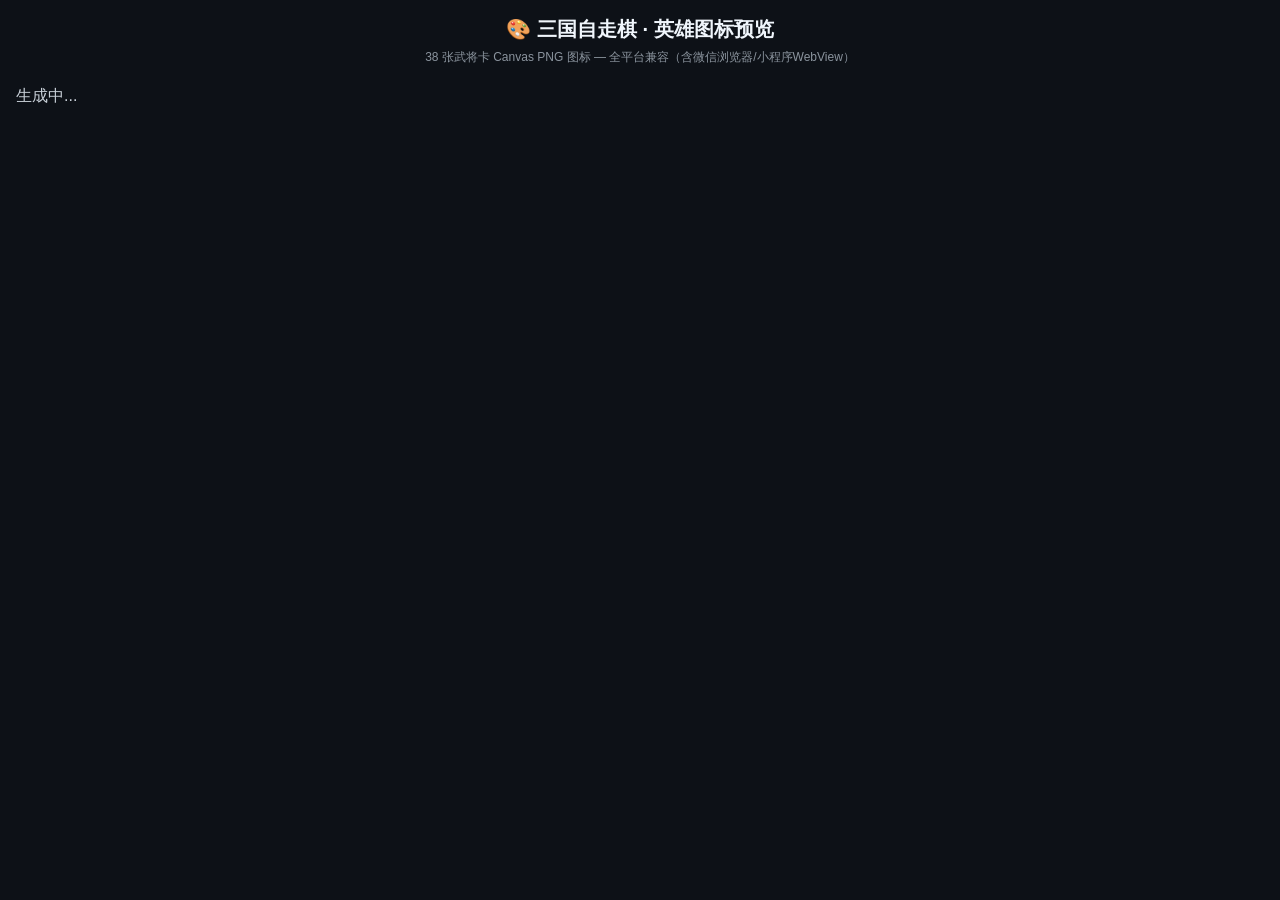
<file: icon-preview.html>
<!DOCTYPE html>
<html lang="zh-CN">
<head>
<meta charset="UTF-8">
<meta name="viewport" content="width=device-width, initial-scale=1.0, maximum-scale=1.0, user-scalable=no">
<title>英雄图标预览 — 38武将全览</title>
<style>
* { margin:0; padding:0; box-sizing:border-box; }
body { background:#0d1117; color:#c9d1d9; font-family:"Microsoft YaHei",sans-serif; padding:16px; }
h1 { text-align:center; margin-bottom:6px; font-size:20px; color:#f0f6fc; }
.subtitle { text-align:center; color:#8b949e; font-size:12px; margin-bottom:20px; }
.section-title { color:#f0f6fc; font-size:15px; margin:18px 0 10px; padding-left:10px; border-left:3px solid; }
.grid { display:flex; flex-wrap:wrap; gap:10px; justify-content:center; }
.card { background:#161b22; border-radius:8px; padding:10px; width:100px; text-align:center; border:1px solid #30363d; transition:transform .15s,border-color .15s; }
.card:hover { transform:translateY(-2px); border-color:#58a6ff; }
.card img { width:48px; height:48px; border-radius:6px; margin-bottom:6px; object-fit:contain; display:block; margin-left:auto; margin-right:auto; }
.card .name { font-size:12px; color:#e6edf3; white-space:nowrap; overflow:hidden; text-overflow:ellipsis; }
.card .meta { font-size:10px; color:#8b949e; margin-top:2px; }
.card .tags { font-size:9px; color:#58a6ff; margin-top:2px; line-height:1.3; }
</style>
</head>
<body>
<h1>🎨 三国自走棋 · 英雄图标预览</h1>
<p class="subtitle">38 张武将卡 Canvas PNG 图标 — 全平台兼容（含微信浏览器/小程序WebView）</p>
<div id="app">生成中...</div>
<script src="js/data.js"></script>
<script src="js/icon-builder.js"></script>
<script>
(function() {
    try {
        if (typeof ICONS === 'undefined') throw new Error('icon-builder.js 未加载');
        if (typeof HEROES === 'undefined') throw new Error('data.js 未加载');

        ICONS.buildAllIcons(HEROES);

        var groups = {1:[], 2:[], 3:[], 4:[], 5:[]};
        var costColors = {1:'#8b7355', 2:'#a0a0a0', 3:'#3b82f6', 4:'#a855f7', 5:'#ffd700'};
        var costNames = {1:'1费 白', 2:'2费 绿', 3:'3费 蓝', 4:'4费 紫', 5:'5费 金'};

        for (var i = 0; i < HEROES.length; i++) {
            var c = HEROES[i].cost;
            groups[c] = groups[c] || [];
            groups[c].push(HEROES[i]);
        }

        var html = '';
        for (var cost = 1; cost <= 5; cost++) {
            var heroes = groups[cost];
            html += '<div class="section-title" style="border-left-color:' + costColors[cost] + '">' + costNames[cost] + ' (' + heroes.length + '张)</div>';
            html += '<div class="grid">';
            for (var j = 0; j < heroes.length; j++) {
                var h = heroes[j];
                var faction = 'wei';
                var syns = h.synergies || [];
                for (var k = 0; k < syns.length; k++) {
                    if (syns[k] === 'wei' || syns[k] === 'shu' || syns[k] === 'wu' || syns[k] === 'qun') {
                        faction = syns[k]; break;
                    }
                }
                var factionColors = {wei:'#3b82f6', shu:'#22c55e', wu:'#ef4444', qun:'#f59e0b'};
                var tagStr = h.tags ? h.tags.slice(0,3).join(' · ') : '';
                var synNames = {wei:'魏',shu:'蜀',wu:'吴',qun:'群',warrior:'战士',mage:'法师',tank:'坦克',archer:'弓手',assassin:'刺客',support:'辅助'};
                var synParts = [];
                for (var m = 0; m < syns.length; m++) {
                    synParts.push(synNames[syns[m]] || syns[m]);
                }
                var synStr = synParts.join('/');

                html += '<div class="card">';
                if (h.iconPNG) {
                    html += '<img src="' + h.iconPNG + '" alt="' + h.name + '" width="48" height="48" onerror="this.outerHTML=\\'<span style=font-size:28px;display:block;text-align:center;line-height:48px>' + (h.icon || '?') + '</span>\\'">';
                } else {
                    html += '<span style="font-size:28px;display:block;text-align:center;line-height:48px">' + (h.icon || '?') + '</span>';
                }
                html += '<div class="name" style="color:' + (factionColors[faction] || '#fff') + '">' + h.name + '</div>';
                html += '<div class="meta">' + synStr + '</div>';
                if (tagStr) html += '<div class="tags">' + tagStr + '</div>';
                html += '</div>';
            }
            html += '</div>';
        }

        document.getElementById('app').innerHTML = html;
    } catch(e) {
        document.getElementById('app').innerHTML =
            '<div style="text-align:center;padding:40px;color:#f85149;">' +
            '<h3>⚠️ 生成失败</h3>' +
            '<p style="font-size:13px;color:#8b949e;word-break:break-all;">' + e.message + '</p>' +
            '</div>';
    }
})();
</script>
</body>
</html>
</file>
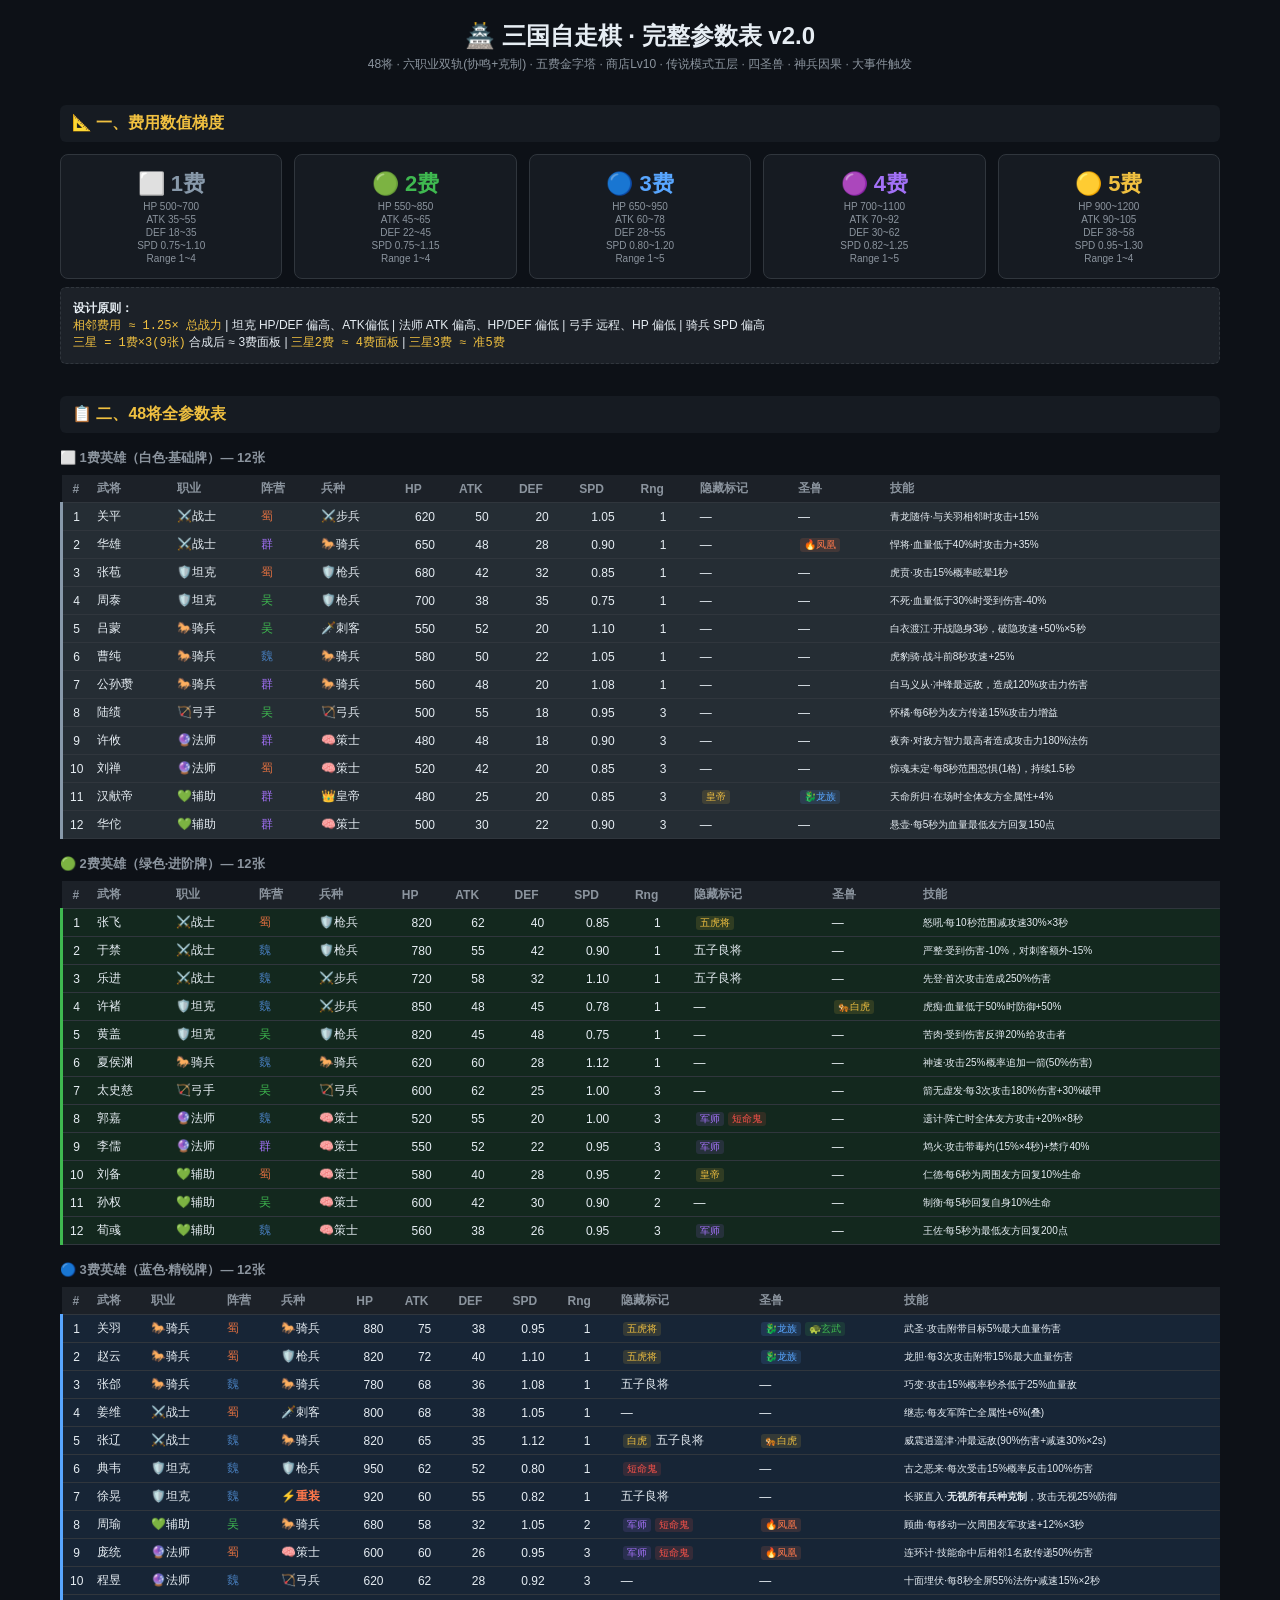
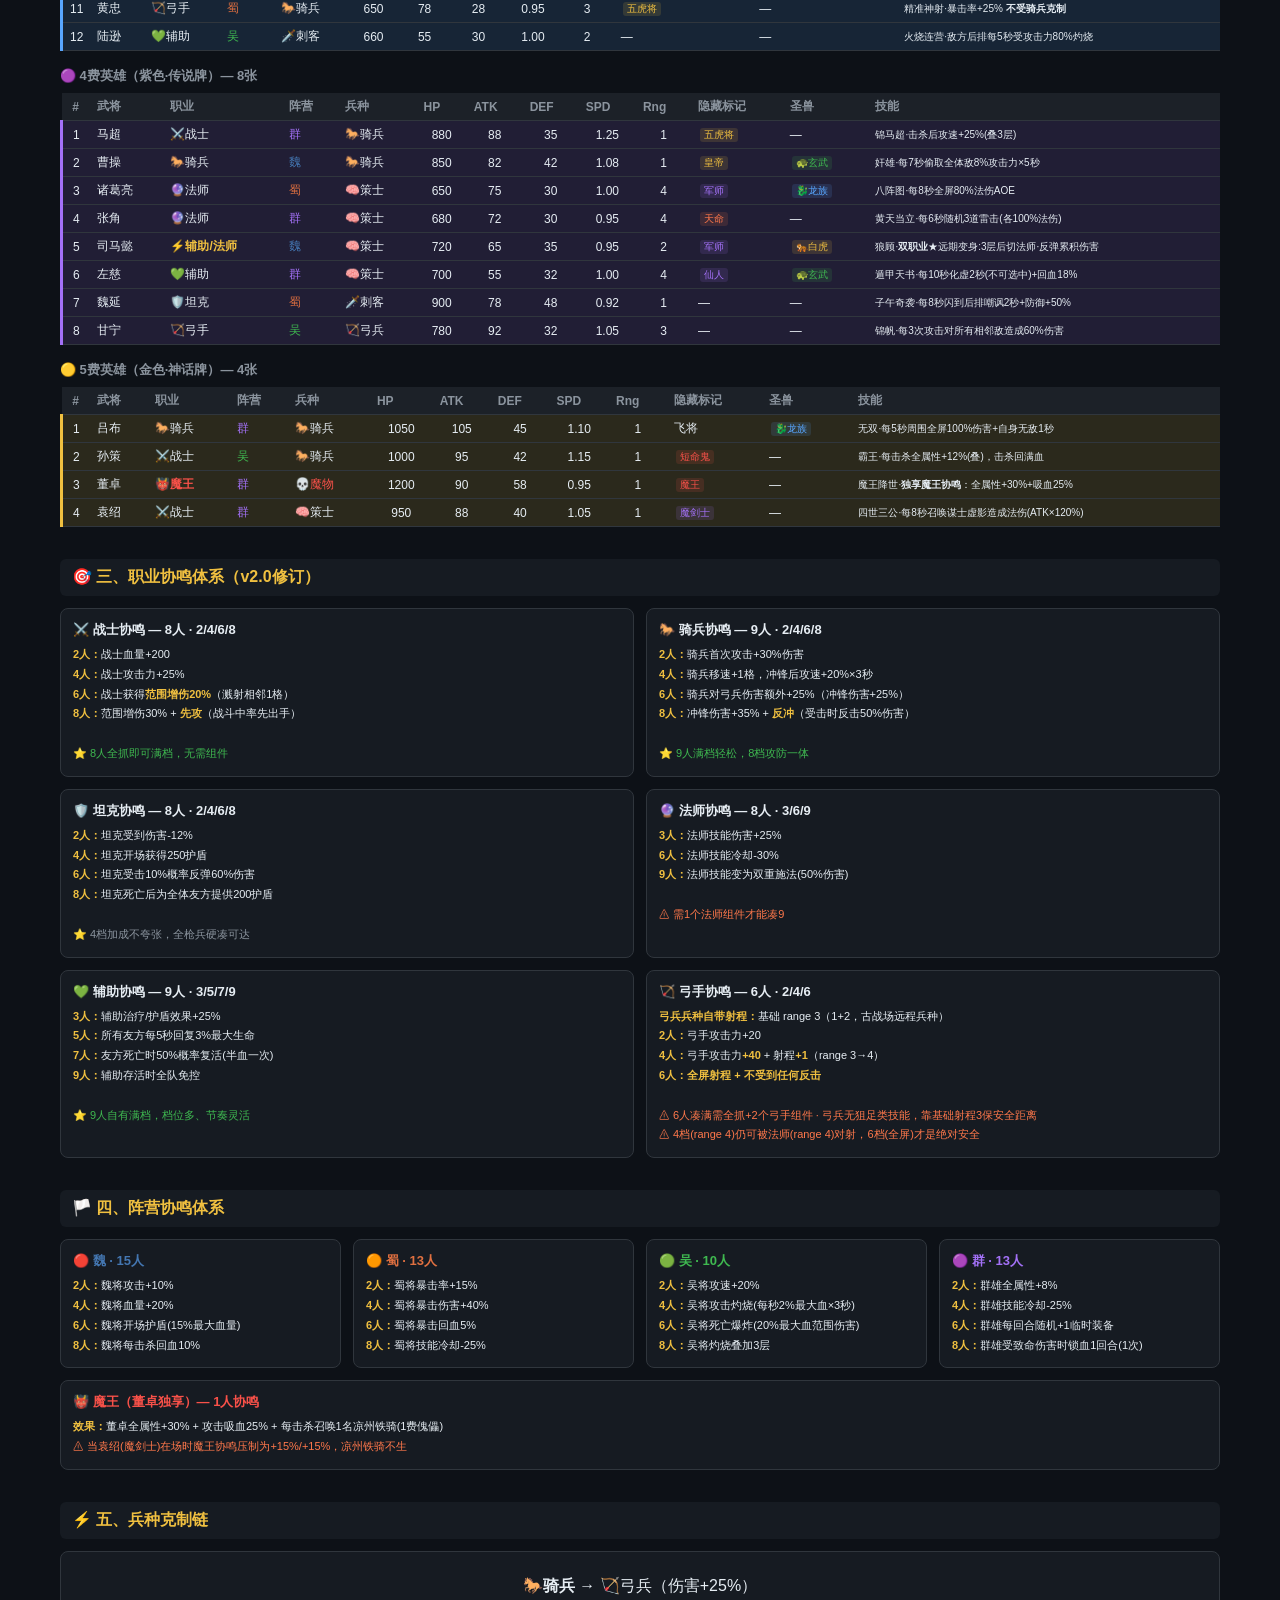
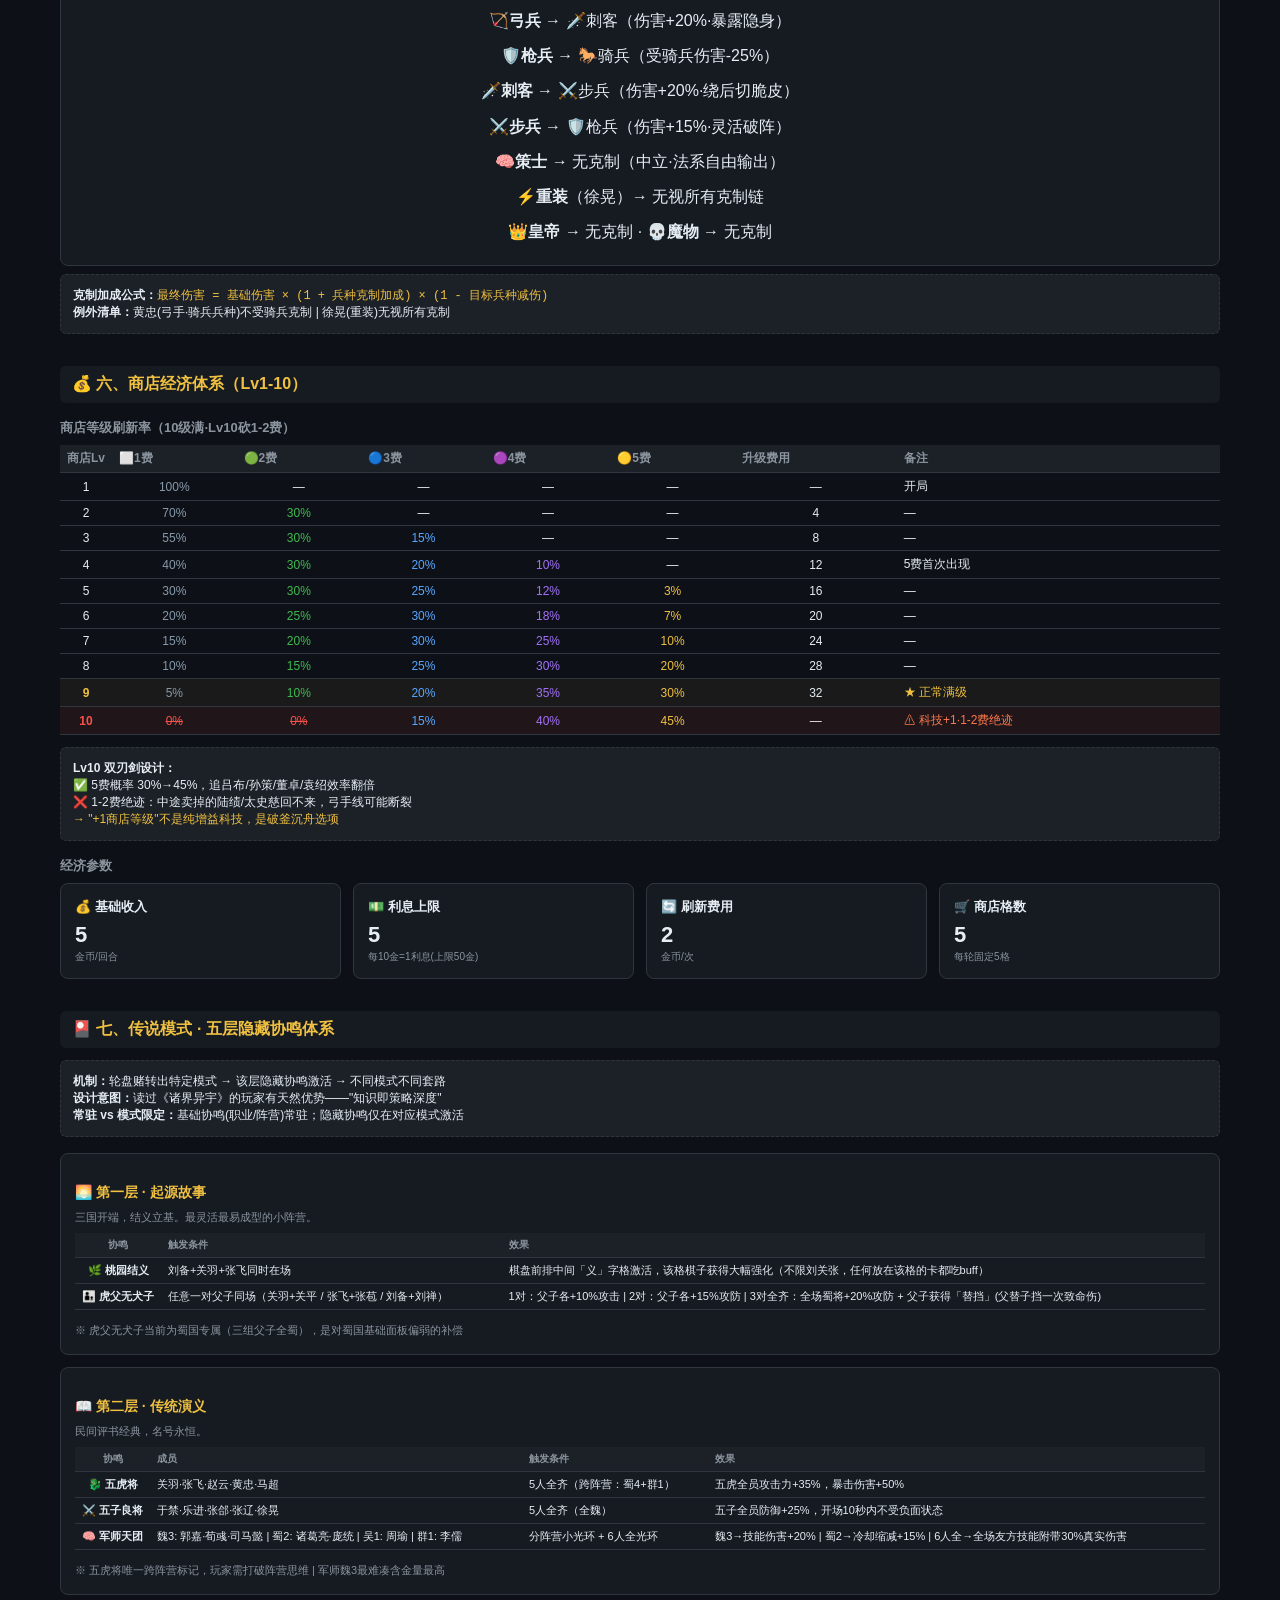
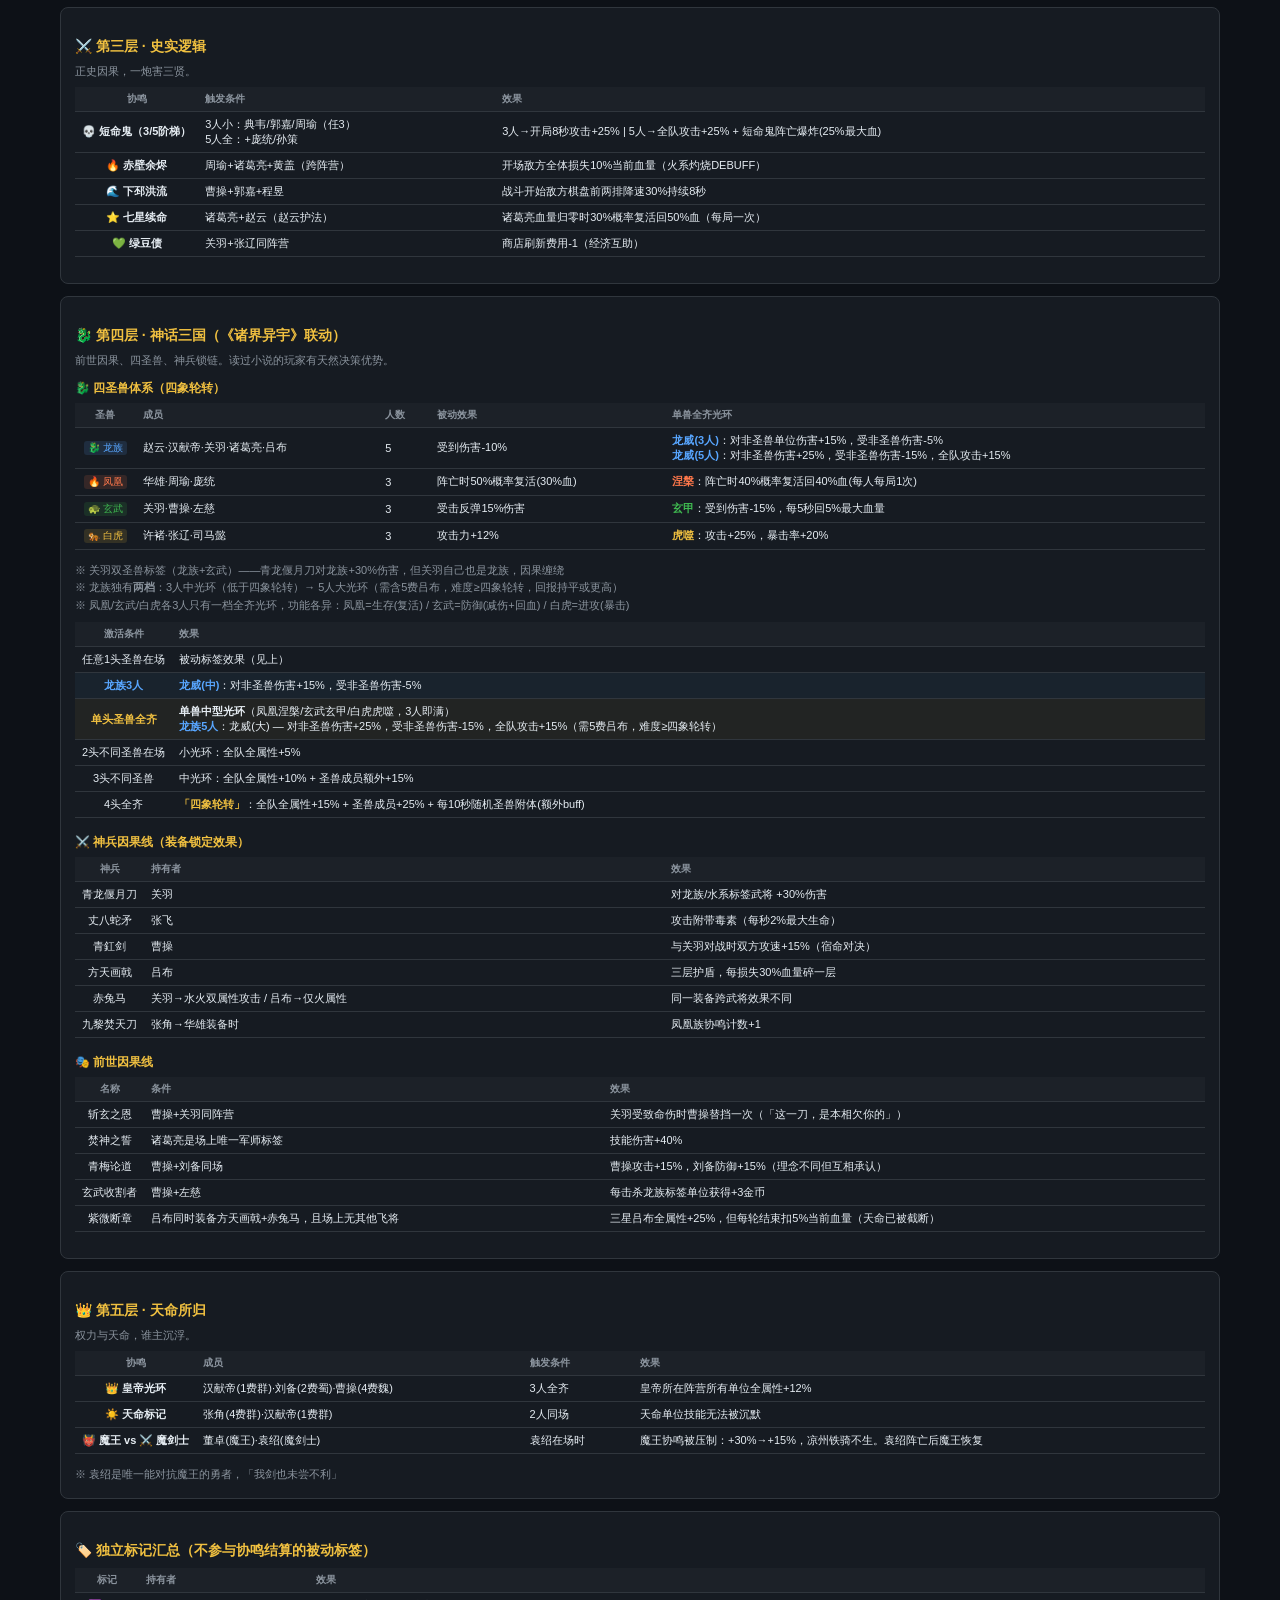
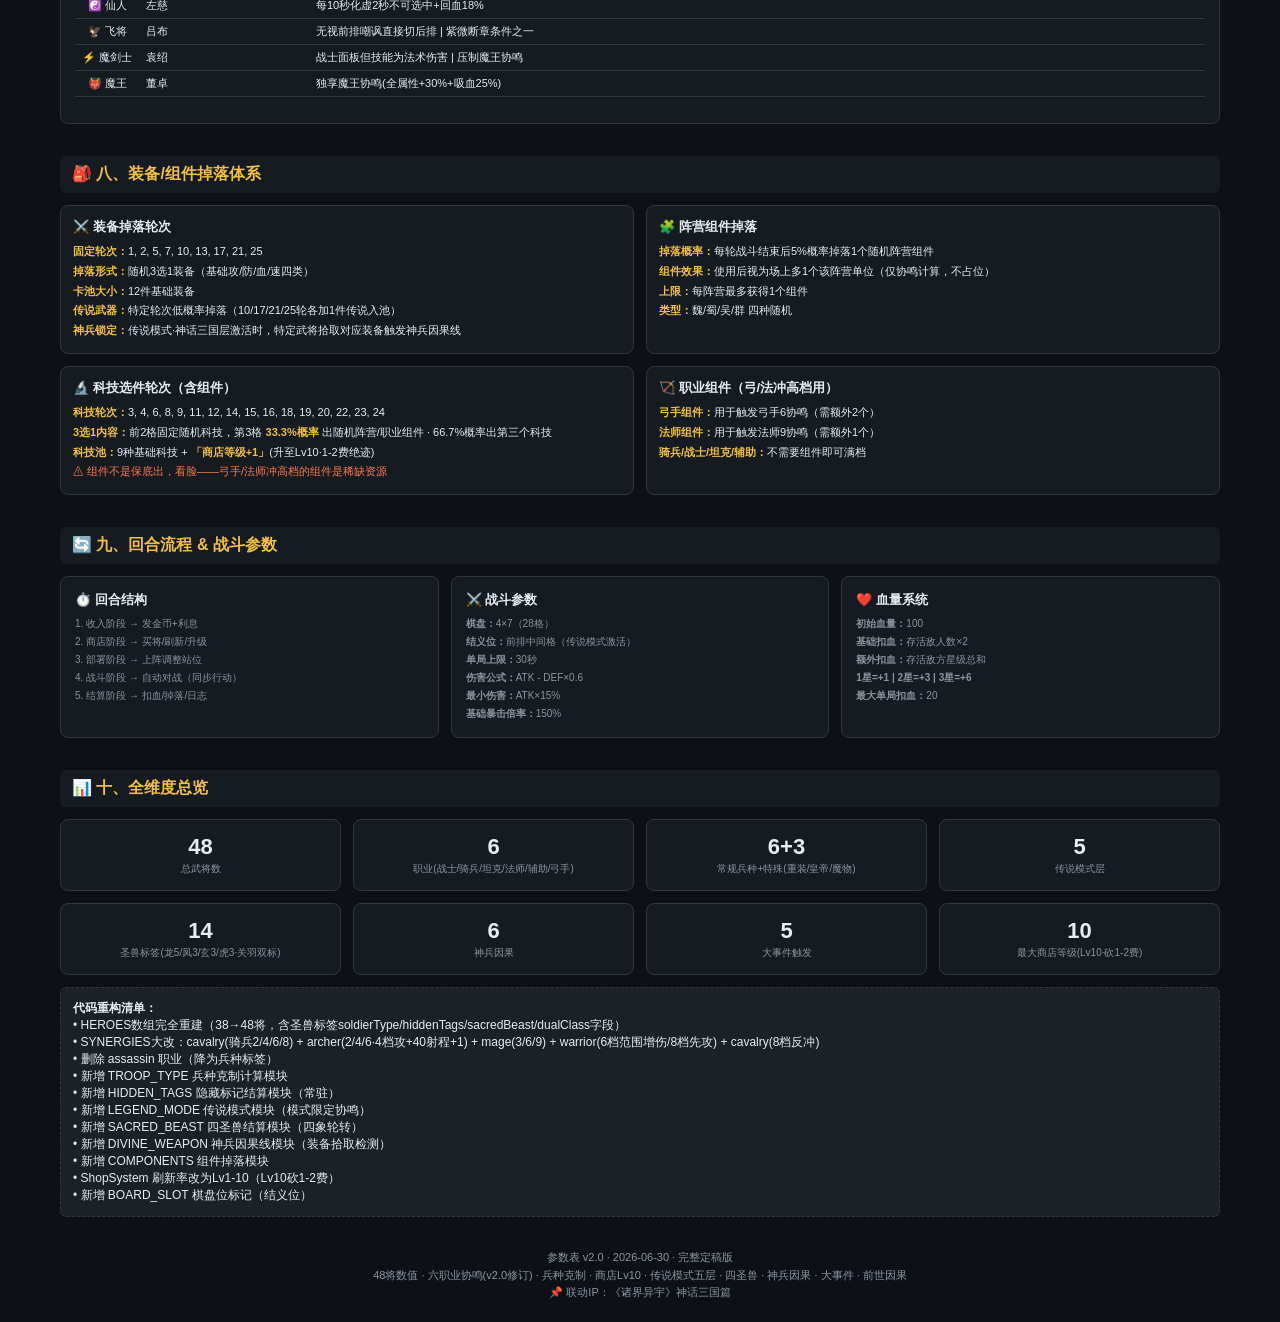
<file: PARAMETER_TABLE.html>
<!DOCTYPE html>
<html lang="zh-CN">
<head>
<meta charset="UTF-8">
<meta name="viewport" content="width=device-width, initial-scale=1.0">
<title>三国自走棋 · 完整参数表 v2.0</title>
<style>
:root {
  --bg: #0d1117; --card: #161b22; --border: #30363d;
  --text: #e6edf3; --muted: #8b949e;
  --gold: #f0c040; --purple: #a371f7; --blue: #58a6ff;
  --red: #f85149; --green: #3fb950; --orange: #ff784b;
  --wei: #4477b2; --shu: #e07040; --wu: #3fb950; --qun: #a371f7; --devil: #f85149;
  --dragon: #58a6ff; --phoenix: #ff784b; --tortoise: #3fb950; --tiger: #f0c040;
}
* { box-sizing:border-box; margin:0; padding:0; }
body { background:var(--bg); color:var(--text); font-family:'Segoe UI','Microsoft YaHei',sans-serif; padding:20px; max-width:1200px; margin:0 auto; }
h1 { text-align:center; font-size:24px; margin-bottom:4px; }
h2 { font-size:16px; padding:8px 12px; border-radius:6px; margin:32px 0 12px; }
h3 { font-size:13px; margin:16px 0 8px; color:var(--muted); }
table { width:100%; border-collapse:collapse; font-size:12px; margin-bottom:12px; }
th, td { padding:5px 7px; text-align:left; border-bottom:1px solid var(--border); white-space:nowrap; }
th { background:#1c2128; color:var(--muted); font-weight:600; position:sticky; top:0; z-index:1; }
tr:hover { background:rgba(255,255,255,0.03); }
th:first-child, td:first-child { text-align:center; width:28px; }
.num { text-align:center; font-variant-numeric:tabular-nums; }
.cost1 { background:#8899aa33; border-left:3px solid #8899aa; }
.cost2 { background:#3fb95022; border-left:3px solid #3fb950; }
.cost3 { background:#58a6ff22; border-left:3px solid #58a6ff; }
.cost4 { background:#a371f722; border-left:3px solid #a371f7; }
.cost5 { background:#f0c04022; border-left:3px solid #f0c040; }
.tag { display:inline-block; padding:0 4px; border-radius:3px; font-size:10px; margin:1px 2px; white-space:nowrap; }
.tag.tiger { background:#f0c04022; color:#f0c040; }
.tag.short { background:#f8514922; color:#f85149; }
.tag.strate { background:#a371f722; color:#a371f7; }
.tag.emper { background:#f0c04022; color:#f0c040; }
.tag.devil { background:#f8514922; color:#f85149; }
.tag.immort { background:#a371f722; color:#a371f7; }
.tag.fate { background:#ff784b22; color:#ff784b; }
.tag.magic { background:#a371f722; color:#a371f7; }
.tag.white { background:#f0c04022; color:#f0c040; }
.tag.dragon { background:#58a6ff22; color:#58a6ff; }
.tag.phoenix { background:#ff784b22; color:#ff784b; }
.tag.tortoise { background:#3fb95022; color:#3fb950; }
.grid2 { display:grid; grid-template-columns:repeat(2,1fr); gap:12px; }
.grid3 { display:grid; grid-template-columns:repeat(3,1fr); gap:12px; }
.grid4 { display:grid; grid-template-columns:repeat(4,1fr); gap:12px; }
.grid5 { display:grid; grid-template-columns:repeat(5,1fr); gap:12px; }
.card { background:var(--card); border:1px solid var(--border); border-radius:8px; padding:14px; }
.card h4 { font-size:13px; margin-bottom:6px; }
.card .val { font-size:22px; font-weight:700; }
.card .sub { font-size:10px; color:var(--muted); margin-top:2px; }
.formula { background:#1c2128; border:1px dashed var(--border); border-radius:6px; padding:12px; margin:8px 0; font-size:12px; }
.formula code { color:var(--gold); font-family:'Cascadia Code','Consolas',monospace; }
.syn-card { background:var(--card); border:1px solid var(--border); border-radius:8px; padding:12px; }
.syn-card h4 { font-size:13px; }
.syn-card .tiers { font-size:11px; margin-top:6px; line-height:1.8; }
.syn-card .tiers b { color:var(--gold); }
.legend-card { background:var(--card); border:1px solid var(--border); border-radius:8px; padding:14px; margin-bottom:12px; }
.legend-card h3 { font-size:14px; margin-bottom:8px; color:var(--gold); }
.legend-card .desc { font-size:11px; color:var(--muted); margin-bottom:8px; }
.legend-card table { font-size:11px; }
.legend-card th { font-size:10px; }
.footnote { font-size:11px; color:var(--muted); margin-top:8px; line-height:1.6; }
.hl { color:var(--gold); }
.warn { color:var(--orange); }
@media print { body { background:white; color:black; } .card,.syn-card,.formula,.legend-card { background:#f5f5f5; border-color:#ddd; } }
</style>
</head>
<body>

<h1>🏯 三国自走棋 · 完整参数表 v2.0</h1>
<div style="text-align:center;color:var(--muted);font-size:12px;margin-bottom:24px;">
48将 · 六职业双轨(协鸣+克制) · 五费金字塔 · 商店Lv10 · 传说模式五层 · 四圣兽 · 神兵因果 · 大事件触发
</div>

<!-- ═══════════════ 基础数值梯度 ═══════════════ -->
<h2 style="background:var(--card);color:var(--gold);">📐 一、费用数值梯度</h2>
<div class="grid5">
  <div class="card" style="text-align:center;"><div class="val" style="color:#8899aa;">⬜ 1费</div><div class="sub">HP 500~700</div><div class="sub">ATK 35~55</div><div class="sub">DEF 18~35</div><div class="sub">SPD 0.75~1.10</div><div class="sub">Range 1~4</div></div>
  <div class="card" style="text-align:center;"><div class="val" style="color:#3fb950;">🟢 2费</div><div class="sub">HP 550~850</div><div class="sub">ATK 45~65</div><div class="sub">DEF 22~45</div><div class="sub">SPD 0.75~1.15</div><div class="sub">Range 1~4</div></div>
  <div class="card" style="text-align:center;"><div class="val" style="color:#58a6ff;">🔵 3费</div><div class="sub">HP 650~950</div><div class="sub">ATK 60~78</div><div class="sub">DEF 28~55</div><div class="sub">SPD 0.80~1.20</div><div class="sub">Range 1~5</div></div>
  <div class="card" style="text-align:center;"><div class="val" style="color:#a371f7;">🟣 4费</div><div class="sub">HP 700~1100</div><div class="sub">ATK 70~92</div><div class="sub">DEF 30~62</div><div class="sub">SPD 0.82~1.25</div><div class="sub">Range 1~5</div></div>
  <div class="card" style="text-align:center;"><div class="val" style="color:#f0c040;">🟡 5费</div><div class="sub">HP 900~1200</div><div class="sub">ATK 90~105</div><div class="sub">DEF 38~58</div><div class="sub">SPD 0.95~1.30</div><div class="sub">Range 1~4</div></div>
</div>
<div class="formula">
<strong>设计原则：</strong><br>
<code>相邻费用 ≈ 1.25× 总战力</code> | 坦克 HP/DEF 偏高、ATK偏低 | 法师 ATK 偏高、HP/DEF 偏低 | 弓手 远程、HP 偏低 | 骑兵 SPD 偏高<br>
<code>三星 = 1费×3(9张)</code> 合成后 ≈ 3费面板 | <code>三星2费 ≈ 4费面板</code> | <code>三星3费 ≈ 准5费</code>
</div>

<!-- ═══════════════ 48将全表 ═══════════════ -->
<h2 style="background:var(--card);color:var(--gold);">📋 二、48将全参数表</h2>

<h3>⬜ 1费英雄（白色·基础牌）— 12张</h3>
<table>
<tr><th>#</th><th>武将</th><th>职业</th><th>阵营</th><th>兵种</th><th>HP</th><th>ATK</th><th>DEF</th><th>SPD</th><th>Rng</th><th>隐藏标记</th><th>圣兽</th><th>技能</th></tr>
<tr class="cost1"><td>1</td><td>关平</td><td>⚔️战士</td><td style="color:var(--shu)">蜀</td><td>⚔️步兵</td><td class="num">620</td><td class="num">50</td><td class="num">20</td><td class="num">1.05</td><td class="num">1</td><td>—</td><td>—</td><td style="font-size:10px;">青龙随侍·与关羽相邻时攻击+15%</td></tr>
<tr class="cost1"><td>2</td><td>华雄</td><td>⚔️战士</td><td style="color:var(--qun)">群</td><td>🐎骑兵</td><td class="num">650</td><td class="num">48</td><td class="num">28</td><td class="num">0.90</td><td class="num">1</td><td>—</td><td><span class="tag phoenix">🔥凤凰</span></td><td style="font-size:10px;">悍将·血量低于40%时攻击力+35%</td></tr>
<tr class="cost1"><td>3</td><td>张苞</td><td>🛡️坦克</td><td style="color:var(--shu)">蜀</td><td>🛡️枪兵</td><td class="num">680</td><td class="num">42</td><td class="num">32</td><td class="num">0.85</td><td class="num">1</td><td>—</td><td>—</td><td style="font-size:10px;">虎贲·攻击15%概率眩晕1秒</td></tr>
<tr class="cost1"><td>4</td><td>周泰</td><td>🛡️坦克</td><td style="color:var(--wu)">吴</td><td>🛡️枪兵</td><td class="num">700</td><td class="num">38</td><td class="num">35</td><td class="num">0.75</td><td class="num">1</td><td>—</td><td>—</td><td style="font-size:10px;">不死·血量低于30%时受到伤害-40%</td></tr>
<tr class="cost1"><td>5</td><td>吕蒙</td><td>🐎骑兵</td><td style="color:var(--wu)">吴</td><td>🗡️刺客</td><td class="num">550</td><td class="num">52</td><td class="num">20</td><td class="num">1.10</td><td class="num">1</td><td>—</td><td>—</td><td style="font-size:10px;">白衣渡江·开战隐身3秒，破隐攻速+50%×5秒</td></tr>
<tr class="cost1"><td>6</td><td>曹纯</td><td>🐎骑兵</td><td style="color:var(--wei)">魏</td><td>🐎骑兵</td><td class="num">580</td><td class="num">50</td><td class="num">22</td><td class="num">1.05</td><td class="num">1</td><td>—</td><td>—</td><td style="font-size:10px;">虎豹骑·战斗前8秒攻速+25%</td></tr>
<tr class="cost1"><td>7</td><td>公孙瓒</td><td>🐎骑兵</td><td style="color:var(--qun)">群</td><td>🐎骑兵</td><td class="num">560</td><td class="num">48</td><td class="num">20</td><td class="num">1.08</td><td class="num">1</td><td>—</td><td>—</td><td style="font-size:10px;">白马义从·冲锋最远敌，造成120%攻击力伤害</td></tr>
<tr class="cost1"><td>8</td><td>陆绩</td><td>🏹弓手</td><td style="color:var(--wu)">吴</td><td>🏹弓兵</td><td class="num">500</td><td class="num">55</td><td class="num">18</td><td class="num">0.95</td><td class="num">3</td><td>—</td><td>—</td><td style="font-size:10px;">怀橘·每6秒为友方传递15%攻击力增益</td></tr>
<tr class="cost1"><td>9</td><td>许攸</td><td>🔮法师</td><td style="color:var(--qun)">群</td><td>🧠策士</td><td class="num">480</td><td class="num">48</td><td class="num">18</td><td class="num">0.90</td><td class="num">3</td><td>—</td><td>—</td><td style="font-size:10px;">夜奔·对敌方智力最高者造成攻击力180%法伤</td></tr>
<tr class="cost1"><td>10</td><td>刘禅</td><td>🔮法师</td><td style="color:var(--shu)">蜀</td><td>🧠策士</td><td class="num">520</td><td class="num">42</td><td class="num">20</td><td class="num">0.85</td><td class="num">3</td><td>—</td><td>—</td><td style="font-size:10px;">惊魂未定·每8秒范围恐惧(1格)，持续1.5秒</td></tr>
<tr class="cost1"><td>11</td><td>汉献帝</td><td>💚辅助</td><td style="color:var(--qun)">群</td><td>👑皇帝</td><td class="num">480</td><td class="num">25</td><td class="num">20</td><td class="num">0.85</td><td class="num">3</td><td><span class="tag emper">皇帝</span></td><td><span class="tag dragon">🐉龙族</span></td><td style="font-size:10px;">天命所归·在场时全体友方全属性+4%</td></tr>
<tr class="cost1"><td>12</td><td>华佗</td><td>💚辅助</td><td style="color:var(--qun)">群</td><td>🧠策士</td><td class="num">500</td><td class="num">30</td><td class="num">22</td><td class="num">0.90</td><td class="num">3</td><td>—</td><td>—</td><td style="font-size:10px;">悬壶·每5秒为血量最低友方回复150点</td></tr>
</table>

<h3>🟢 2费英雄（绿色·进阶牌）— 12张</h3>
<table>
<tr><th>#</th><th>武将</th><th>职业</th><th>阵营</th><th>兵种</th><th>HP</th><th>ATK</th><th>DEF</th><th>SPD</th><th>Rng</th><th>隐藏标记</th><th>圣兽</th><th>技能</th></tr>
<tr class="cost2"><td>1</td><td>张飞</td><td>⚔️战士</td><td style="color:var(--shu)">蜀</td><td>🛡️枪兵</td><td class="num">820</td><td class="num">62</td><td class="num">40</td><td class="num">0.85</td><td class="num">1</td><td><span class="tag tiger">五虎将</span></td><td>—</td><td style="font-size:10px;">怒吼·每10秒范围减攻速30%×3秒</td></tr>
<tr class="cost2"><td>2</td><td>于禁</td><td>⚔️战士</td><td style="color:var(--wei)">魏</td><td>🛡️枪兵</td><td class="num">780</td><td class="num">55</td><td class="num">42</td><td class="num">0.90</td><td class="num">1</td><td>五子良将</td><td>—</td><td style="font-size:10px;">严整·受到伤害-10%，对刺客额外-15%</td></tr>
<tr class="cost2"><td>3</td><td>乐进</td><td>⚔️战士</td><td style="color:var(--wei)">魏</td><td>⚔️步兵</td><td class="num">720</td><td class="num">58</td><td class="num">32</td><td class="num">1.10</td><td class="num">1</td><td>五子良将</td><td>—</td><td style="font-size:10px;">先登·首次攻击造成250%伤害</td></tr>
<tr class="cost2"><td>4</td><td>许褚</td><td>🛡️坦克</td><td style="color:var(--wei)">魏</td><td>⚔️步兵</td><td class="num">850</td><td class="num">48</td><td class="num">45</td><td class="num">0.78</td><td class="num">1</td><td>—</td><td><span class="tag tiger">🐅白虎</span></td><td style="font-size:10px;">虎痴·血量低于50%时防御+50%</td></tr>
<tr class="cost2"><td>5</td><td>黄盖</td><td>🛡️坦克</td><td style="color:var(--wu)">吴</td><td>🛡️枪兵</td><td class="num">820</td><td class="num">45</td><td class="num">48</td><td class="num">0.75</td><td class="num">1</td><td>—</td><td>—</td><td style="font-size:10px;">苦肉·受到伤害反弹20%给攻击者</td></tr>
<tr class="cost2"><td>6</td><td>夏侯渊</td><td>🐎骑兵</td><td style="color:var(--wei)">魏</td><td>🐎骑兵</td><td class="num">620</td><td class="num">60</td><td class="num">28</td><td class="num">1.12</td><td class="num">1</td><td>—</td><td>—</td><td style="font-size:10px;">神速·攻击25%概率追加一箭(50%伤害)</td></tr>
<tr class="cost2"><td>7</td><td>太史慈</td><td>🏹弓手</td><td style="color:var(--wu)">吴</td><td>🏹弓兵</td><td class="num">600</td><td class="num">62</td><td class="num">25</td><td class="num">1.00</td><td class="num">3</td><td>—</td><td>—</td><td style="font-size:10px;">箭无虚发·每3次攻击180%伤害+30%破甲</td></tr>
<tr class="cost2"><td>8</td><td>郭嘉</td><td>🔮法师</td><td style="color:var(--wei)">魏</td><td>🧠策士</td><td class="num">520</td><td class="num">55</td><td class="num">20</td><td class="num">1.00</td><td class="num">3</td><td><span class="tag strate">军师</span><span class="tag short">短命鬼</span></td><td>—</td><td style="font-size:10px;">遗计·阵亡时全体友方攻击+20%×8秒</td></tr>
<tr class="cost2"><td>9</td><td>李儒</td><td>🔮法师</td><td style="color:var(--qun)">群</td><td>🧠策士</td><td class="num">550</td><td class="num">52</td><td class="num">22</td><td class="num">0.95</td><td class="num">3</td><td><span class="tag strate">军师</span></td><td>—</td><td style="font-size:10px;">鸩火·攻击带毒灼(15%×4秒)+禁疗40%</td></tr>
<tr class="cost2"><td>10</td><td>刘备</td><td>💚辅助</td><td style="color:var(--shu)">蜀</td><td>🧠策士</td><td class="num">580</td><td class="num">40</td><td class="num">28</td><td class="num">0.95</td><td class="num">2</td><td><span class="tag emper">皇帝</span></td><td>—</td><td style="font-size:10px;">仁德·每6秒为周围友方回复10%生命</td></tr>
<tr class="cost2"><td>11</td><td>孙权</td><td>💚辅助</td><td style="color:var(--wu)">吴</td><td>🧠策士</td><td class="num">600</td><td class="num">42</td><td class="num">30</td><td class="num">0.90</td><td class="num">2</td><td>—</td><td>—</td><td style="font-size:10px;">制衡·每5秒回复自身10%生命</td></tr>
<tr class="cost2"><td>12</td><td>荀彧</td><td>💚辅助</td><td style="color:var(--wei)">魏</td><td>🧠策士</td><td class="num">560</td><td class="num">38</td><td class="num">26</td><td class="num">0.95</td><td class="num">3</td><td><span class="tag strate">军师</span></td><td>—</td><td style="font-size:10px;">王佐·每5秒为最低友方回复200点</td></tr>
</table>

<h3>🔵 3费英雄（蓝色·精锐牌）— 12张</h3>
<table>
<tr><th>#</th><th>武将</th><th>职业</th><th>阵营</th><th>兵种</th><th>HP</th><th>ATK</th><th>DEF</th><th>SPD</th><th>Rng</th><th>隐藏标记</th><th>圣兽</th><th>技能</th></tr>
<tr class="cost3"><td>1</td><td>关羽</td><td>🐎骑兵</td><td style="color:var(--shu)">蜀</td><td>🐎骑兵</td><td class="num">880</td><td class="num">75</td><td class="num">38</td><td class="num">0.95</td><td class="num">1</td><td><span class="tag tiger">五虎将</span></td><td><span class="tag dragon">🐉龙族</span><span class="tag tortoise">🐢玄武</span></td><td style="font-size:10px;">武圣·攻击附带目标5%最大血量伤害</td></tr>
<tr class="cost3"><td>2</td><td>赵云</td><td>🐎骑兵</td><td style="color:var(--shu)">蜀</td><td>🛡️枪兵</td><td class="num">820</td><td class="num">72</td><td class="num">40</td><td class="num">1.10</td><td class="num">1</td><td><span class="tag tiger">五虎将</span></td><td><span class="tag dragon">🐉龙族</span></td><td style="font-size:10px;">龙胆·每3次攻击附带15%最大血量伤害</td></tr>
<tr class="cost3"><td>3</td><td>张郃</td><td>🐎骑兵</td><td style="color:var(--wei)">魏</td><td>🐎骑兵</td><td class="num">780</td><td class="num">68</td><td class="num">36</td><td class="num">1.08</td><td class="num">1</td><td>五子良将</td><td>—</td><td style="font-size:10px;">巧变·攻击15%概率秒杀低于25%血量敌</td></tr>
<tr class="cost3"><td>4</td><td>姜维</td><td>⚔️战士</td><td style="color:var(--shu)">蜀</td><td>🗡️刺客</td><td class="num">800</td><td class="num">68</td><td class="num">38</td><td class="num">1.05</td><td class="num">1</td><td>—</td><td>—</td><td style="font-size:10px;">继志·每友军阵亡全属性+6%(叠)</td></tr>
<tr class="cost3"><td>5</td><td>张辽</td><td>⚔️战士</td><td style="color:var(--wei)">魏</td><td>🐎骑兵</td><td class="num">820</td><td class="num">65</td><td class="num">35</td><td class="num">1.12</td><td class="num">1</td><td><span class="tag white">白虎</span> 五子良将</td><td><span class="tag tiger">🐅白虎</span></td><td style="font-size:10px;">威震逍遥津·冲最远敌(90%伤害+减速30%×2s)</td></tr>
<tr class="cost3"><td>6</td><td>典韦</td><td>🛡️坦克</td><td style="color:var(--wei)">魏</td><td>🛡️枪兵</td><td class="num">950</td><td class="num">62</td><td class="num">52</td><td class="num">0.80</td><td class="num">1</td><td><span class="tag short">短命鬼</span></td><td>—</td><td style="font-size:10px;">古之恶来·每次受击15%概率反击100%伤害</td></tr>
<tr class="cost3"><td>7</td><td>徐晃</td><td>🛡️坦克</td><td style="color:var(--wei)">魏</td><td style="color:var(--orange);font-weight:700;">⚡重装</td><td class="num">920</td><td class="num">60</td><td class="num">55</td><td class="num">0.82</td><td class="num">1</td><td>五子良将</td><td>—</td><td style="font-size:10px;">长驱直入·<b>无视所有兵种克制</b>，攻击无视25%防御</td></tr>
<tr class="cost3"><td>8</td><td>周瑜</td><td>💚辅助</td><td style="color:var(--wu)">吴</td><td>🐎骑兵</td><td class="num">680</td><td class="num">58</td><td class="num">32</td><td class="num">1.05</td><td class="num">2</td><td><span class="tag strate">军师</span><span class="tag short">短命鬼</span></td><td><span class="tag phoenix">🔥凤凰</span></td><td style="font-size:10px;">顾曲·每移动一次周围友军攻速+12%×3秒</td></tr>
<tr class="cost3"><td>9</td><td>庞统</td><td>🔮法师</td><td style="color:var(--shu)">蜀</td><td>🧠策士</td><td class="num">600</td><td class="num">60</td><td class="num">26</td><td class="num">0.95</td><td class="num">3</td><td><span class="tag strate">军师</span><span class="tag short">短命鬼</span></td><td><span class="tag phoenix">🔥凤凰</span></td><td style="font-size:10px;">连环计·技能命中后相邻1名敌传递50%伤害</td></tr>
<tr class="cost3"><td>10</td><td>程昱</td><td>🔮法师</td><td style="color:var(--wei)">魏</td><td>🏹弓兵</td><td class="num">620</td><td class="num">62</td><td class="num">28</td><td class="num">0.92</td><td class="num">3</td><td>—</td><td>—</td><td style="font-size:10px;">十面埋伏·每8秒全屏55%法伤+减速15%×2秒</td></tr>
<tr class="cost3"><td>11</td><td>黄忠</td><td>🏹弓手</td><td style="color:var(--shu)">蜀</td><td>🐎骑兵</td><td class="num">650</td><td class="num">78</td><td class="num">28</td><td class="num">0.95</td><td class="num">3</td><td><span class="tag tiger">五虎将</span></td><td>—</td><td style="font-size:10px;">精准神射·暴击率+25% <b>不受骑兵克制</b></td></tr>
<tr class="cost3"><td>12</td><td>陆逊</td><td>💚辅助</td><td style="color:var(--wu)">吴</td><td>🗡️刺客</td><td class="num">660</td><td class="num">55</td><td class="num">30</td><td class="num">1.00</td><td class="num">2</td><td>—</td><td>—</td><td style="font-size:10px;">火烧连营·敌方后排每5秒受攻击力80%灼烧</td></tr>
</table>

<h3>🟣 4费英雄（紫色·传说牌）— 8张</h3>
<table>
<tr><th>#</th><th>武将</th><th>职业</th><th>阵营</th><th>兵种</th><th>HP</th><th>ATK</th><th>DEF</th><th>SPD</th><th>Rng</th><th>隐藏标记</th><th>圣兽</th><th>技能</th></tr>
<tr class="cost4"><td>1</td><td>马超</td><td>⚔️战士</td><td style="color:var(--qun)">群</td><td>🐎骑兵</td><td class="num">880</td><td class="num">88</td><td class="num">35</td><td class="num">1.25</td><td class="num">1</td><td><span class="tag tiger">五虎将</span></td><td>—</td><td style="font-size:10px;">锦马超·击杀后攻速+25%(叠3层)</td></tr>
<tr class="cost4"><td>2</td><td>曹操</td><td>🐎骑兵</td><td style="color:var(--wei)">魏</td><td>🐎骑兵</td><td class="num">850</td><td class="num">82</td><td class="num">42</td><td class="num">1.08</td><td class="num">1</td><td><span class="tag emper">皇帝</span></td><td><span class="tag tortoise">🐢玄武</span></td><td style="font-size:10px;">奸雄·每7秒偷取全体敌8%攻击力×5秒</td></tr>
<tr class="cost4"><td>3</td><td>诸葛亮</td><td>🔮法师</td><td style="color:var(--shu)">蜀</td><td>🧠策士</td><td class="num">650</td><td class="num">75</td><td class="num">30</td><td class="num">1.00</td><td class="num">4</td><td><span class="tag strate">军师</span></td><td><span class="tag dragon">🐉龙族</span></td><td style="font-size:10px;">八阵图·每8秒全屏80%法伤AOE</td></tr>
<tr class="cost4"><td>4</td><td>张角</td><td>🔮法师</td><td style="color:var(--qun)">群</td><td>🧠策士</td><td class="num">680</td><td class="num">72</td><td class="num">30</td><td class="num">0.95</td><td class="num">4</td><td><span class="tag fate">天命</span></td><td>—</td><td style="font-size:10px;">黄天当立·每6秒随机3道雷击(各100%法伤)</td></tr>
<tr class="cost4"><td>5</td><td>司马懿</td><td style="color:var(--gold);font-weight:700;">⚡辅助/法师</td><td style="color:var(--wei)">魏</td><td>🧠策士</td><td class="num">720</td><td class="num">65</td><td class="num">35</td><td class="num">0.95</td><td class="num">2</td><td><span class="tag strate">军师</span></td><td><span class="tag tiger">🐅白虎</span></td><td style="font-size:10px;">狼顾·<b>双职业</b>★远期变身:3层后切法师·反弹累积伤害</td></tr>
<tr class="cost4"><td>6</td><td>左慈</td><td>💚辅助</td><td style="color:var(--qun)">群</td><td>🧠策士</td><td class="num">700</td><td class="num">55</td><td class="num">32</td><td class="num">1.00</td><td class="num">4</td><td><span class="tag immort">仙人</span></td><td><span class="tag tortoise">🐢玄武</span></td><td style="font-size:10px;">遁甲天书·每10秒化虚2秒(不可选中)+回血18%</td></tr>
<tr class="cost4"><td>7</td><td>魏延</td><td>🛡️坦克</td><td style="color:var(--shu)">蜀</td><td>🗡️刺客</td><td class="num">900</td><td class="num">78</td><td class="num">48</td><td class="num">0.92</td><td class="num">1</td><td>—</td><td>—</td><td style="font-size:10px;">子午奇袭·每8秒闪到后排嘲讽2秒+防御+50%</td></tr>
<tr class="cost4"><td>8</td><td>甘宁</td><td>🏹弓手</td><td style="color:var(--wu)">吴</td><td>🏹弓兵</td><td class="num">780</td><td class="num">92</td><td class="num">32</td><td class="num">1.05</td><td class="num">3</td><td>—</td><td>—</td><td style="font-size:10px;">锦帆·每3次攻击对所有相邻敌造成60%伤害</td></tr>
</table>

<h3>🟡 5费英雄（金色·神话牌）— 4张</h3>
<table>
<tr><th>#</th><th>武将</th><th>职业</th><th>阵营</th><th>兵种</th><th>HP</th><th>ATK</th><th>DEF</th><th>SPD</th><th>Rng</th><th>隐藏标记</th><th>圣兽</th><th>技能</th></tr>
<tr class="cost5"><td>1</td><td>吕布</td><td>🐎骑兵</td><td style="color:var(--qun)">群</td><td>🐎骑兵</td><td class="num">1050</td><td class="num">105</td><td class="num">45</td><td class="num">1.10</td><td class="num">1</td><td>飞将</td><td><span class="tag dragon">🐉龙族</span></td><td style="font-size:10px;">无双·每5秒周围全屏100%伤害+自身无敌1秒</td></tr>
<tr class="cost5"><td>2</td><td>孙策</td><td>⚔️战士</td><td style="color:var(--wu)">吴</td><td>🐎骑兵</td><td class="num">1000</td><td class="num">95</td><td class="num">42</td><td class="num">1.15</td><td class="num">1</td><td><span class="tag short">短命鬼</span></td><td>—</td><td style="font-size:10px;">霸王·每击杀全属性+12%(叠)，击杀回满血</td></tr>
<tr class="cost5"><td>3</td><td>董卓</td><td style="color:var(--red);font-weight:700;">👹魔王</td><td style="color:var(--qun)">群</td><td style="color:var(--red)">💀魔物</td><td class="num">1200</td><td class="num">90</td><td class="num">58</td><td class="num">0.95</td><td class="num">1</td><td><span class="tag devil">魔王</span></td><td>—</td><td style="font-size:10px;">魔王降世·<b>独享魔王协鸣</b>：全属性+30%+吸血25%</td></tr>
<tr class="cost5"><td>4</td><td>袁绍</td><td>⚔️战士</td><td style="color:var(--qun)">群</td><td>🧠策士</td><td class="num">950</td><td class="num">88</td><td class="num">40</td><td class="num">1.05</td><td class="num">1</td><td><span class="tag magic">魔剑士</span></td><td>—</td><td style="font-size:10px;">四世三公·每8秒召唤谋士虚影造成法伤(ATK×120%)</td></tr>
</table>

<!-- ═══════════════ 协鸣体系 ═══════════════ -->
<h2 style="background:var(--card);color:var(--gold);">🎯 三、职业协鸣体系（v2.0修订）</h2>

<div class="grid2">
<div class="syn-card">
<h4>⚔️ 战士协鸣 — 8人 · 2/4/6/8</h4>
<div class="tiers">
<b>2人：</b>战士血量+200<br>
<b>4人：</b>战士攻击力+25%<br>
<b>6人：</b>战士获得<b style="color:var(--gold);">范围增伤20%</b>（溅射相邻1格）<br>
<b>8人：</b>范围增伤30% + <b style="color:var(--gold);">先攻</b>（战斗中率先出手）<br>
<br><span style="color:var(--green);">⭐ 8人全抓即可满档，无需组件</span>
</div>
</div>

<div class="syn-card">
<h4>🐎 骑兵协鸣 — 9人 · 2/4/6/8</h4>
<div class="tiers">
<b>2人：</b>骑兵首次攻击+30%伤害<br>
<b>4人：</b>骑兵移速+1格，冲锋后攻速+20%×3秒<br>
<b>6人：</b>骑兵对弓兵伤害额外+25%（冲锋伤害+25%）<br>
<b>8人：</b>冲锋伤害+35% + <b style="color:var(--gold);">反冲</b>（受击时反击50%伤害）<br>
<br><span style="color:var(--green);">⭐ 9人满档轻松，8档攻防一体</span>
</div>
</div>

<div class="syn-card">
<h4>🛡️ 坦克协鸣 — 8人 · 2/4/6/8</h4>
<div class="tiers">
<b>2人：</b>坦克受到伤害-12%<br>
<b>4人：</b>坦克开场获得250护盾<br>
<b>6人：</b>坦克受击10%概率反弹60%伤害<br>
<b>8人：</b>坦克死亡后为全体友方提供200护盾<br>
<br><span style="color:var(--muted);">⭐ 4档加成不夸张，全枪兵硬凑可达</span>
</div>
</div>

<div class="syn-card">
<h4>🔮 法师协鸣 — 8人 · 3/6/9</h4>
<div class="tiers">
<b>3人：</b>法师技能伤害+25%<br>
<b>6人：</b>法师技能冷却-30%<br>
<b>9人：</b>法师技能变为双重施法(50%伤害)<br>
<br><span style="color:var(--orange);">⚠ 需1个法师组件才能凑9</span>
</div>
</div>

<div class="syn-card">
<h4>💚 辅助协鸣 — 9人 · 3/5/7/9</h4>
<div class="tiers">
<b>3人：</b>辅助治疗/护盾效果+25%<br>
<b>5人：</b>所有友方每5秒回复3%最大生命<br>
<b>7人：</b>友方死亡时50%概率复活(半血一次)<br>
<b>9人：</b>辅助存活时全队免控<br>
<br><span style="color:var(--green);">⭐ 9人自有满档，档位多、节奏灵活</span>
</div>
</div>

<div class="syn-card">
<h4>🏹 弓手协鸣 — 6人 · 2/4/6</h4>
<div class="tiers">
<b>弓兵兵种自带射程：</b>基础 range 3（1+2，古战场远程兵种）<br>
<b>2人：</b>弓手攻击力+20<br>
<b>4人：</b>弓手攻击力<b style="color:var(--gold);">+40</b> + 射程<b style="color:var(--gold);">+1</b>（range 3→4）<br>
<b>6人：</b><b style="color:var(--gold);">全屏射程 + 不受到任何反击</b><br>
<br><span style="color:var(--orange);">⚠ 6人凑满需全抓+2个弓手组件 · 弓兵无狙足类技能，靠基础射程3保安全距离<br>⚠ 4档(range 4)仍可被法师(range 4)对射，6档(全屏)才是绝对安全</span>
</div>
</div>
</div>

<!-- ═══════════════ 阵营协鸣 ═══════════════ -->
<h2 style="background:var(--card);color:var(--gold);">🏳️ 四、阵营协鸣体系</h2>
<div class="grid4">
<div class="syn-card"><h4 style="color:var(--wei);">🔴 魏 · 15人</h4><div class="tiers"><b>2人：</b>魏将攻击+10%<br><b>4人：</b>魏将血量+20%<br><b>6人：</b>魏将开场护盾(15%最大血量)<br><b>8人：</b>魏将每击杀回血10%</div></div>
<div class="syn-card"><h4 style="color:var(--shu);">🟠 蜀 · 13人</h4><div class="tiers"><b>2人：</b>蜀将暴击率+15%<br><b>4人：</b>蜀将暴击伤害+40%<br><b>6人：</b>蜀将暴击回血5%<br><b>8人：</b>蜀将技能冷却-25%</div></div>
<div class="syn-card"><h4 style="color:var(--wu);">🟢 吴 · 10人</h4><div class="tiers"><b>2人：</b>吴将攻速+20%<br><b>4人：</b>吴将攻击灼烧(每秒2%最大血×3秒)<br><b>6人：</b>吴将死亡爆炸(20%最大血范围伤害)<br><b>8人：</b>吴将灼烧叠加3层</div></div>
<div class="syn-card"><h4 style="color:var(--qun);">🟣 群 · 13人</h4><div class="tiers"><b>2人：</b>群雄全属性+8%<br><b>4人：</b>群雄技能冷却-25%<br><b>6人：</b>群雄每回合随机+1临时装备<br><b>8人：</b>群雄受致命伤害时锁血1回合(1次)</div></div>
</div>

<div style="margin-top:12px;" class="syn-card">
<h4 style="color:var(--red);">👹 魔王（董卓独享）— 1人协鸣</h4>
<div class="tiers">
<b>效果：</b>董卓全属性+30% + 攻击吸血25% + 每击杀召唤1名凉州铁骑(1费傀儡)<br>
<span style="color:var(--orange);">⚠ 当袁绍(魔剑士)在场时魔王协鸣压制为+15%/+15%，凉州铁骑不生</span>
</div>
</div>

<!-- ═══════════════ 兵种克制 ═══════════════ -->
<h2 style="background:var(--card);color:var(--gold);">⚡ 五、兵种克制链</h2>
<div style="text-align:center;padding:16px;background:var(--card);border:1px solid var(--border);border-radius:8px;font-size:16px;line-height:2.2;">
🐎<b>骑兵</b> → 🏹弓兵（伤害+25%）<br>
🏹<b>弓兵</b> → 🗡️刺客（伤害+20%·暴露隐身）<br>
🛡️<b>枪兵</b> → 🐎骑兵（受骑兵伤害-25%）<br>
🗡️<b>刺客</b> → ⚔️步兵（伤害+20%·绕后切脆皮）<br>
⚔️<b>步兵</b> → 🛡️枪兵（伤害+15%·灵活破阵）<br>
🧠<b>策士</b> → 无克制（中立·法系自由输出）<br>
⚡<b>重装</b>（徐晃）→ 无视所有克制链<br>
👑<b>皇帝</b> → 无克制 · 💀<b>魔物</b> → 无克制
</div>
<div class="formula">
<strong>克制加成公式：</strong><code>最终伤害 = 基础伤害 × (1 + 兵种克制加成) × (1 - 目标兵种减伤)</code><br>
<strong>例外清单：</strong>黄忠(弓手·骑兵兵种)不受骑兵克制 | 徐晃(重装)无视所有克制
</div>

<!-- ═══════════════ 商店经济 ═══════════════ -->
<h2 style="background:var(--card);color:var(--gold);">💰 六、商店经济体系（Lv1-10）</h2>

<h3>商店等级刷新率（10级满·Lv10砍1-2费）</h3>
<table>
<tr><th>商店Lv</th><th>⬜1费</th><th>🟢2费</th><th>🔵3费</th><th>🟣4费</th><th>🟡5费</th><th>升级费用</th><th>备注</th></tr>
<tr><td class="num">1</td><td class="num" style="color:#8899aa;">100%</td><td class="num">—</td><td class="num">—</td><td class="num">—</td><td class="num">—</td><td class="num">—</td><td>开局</td></tr>
<tr><td class="num">2</td><td class="num" style="color:#8899aa;">70%</td><td class="num" style="color:#3fb950;">30%</td><td class="num">—</td><td class="num">—</td><td class="num">—</td><td class="num">4</td><td>—</td></tr>
<tr><td class="num">3</td><td class="num" style="color:#8899aa;">55%</td><td class="num" style="color:#3fb950;">30%</td><td class="num" style="color:#58a6ff;">15%</td><td class="num">—</td><td class="num">—</td><td class="num">8</td><td>—</td></tr>
<tr><td class="num">4</td><td class="num" style="color:#8899aa;">40%</td><td class="num" style="color:#3fb950;">30%</td><td class="num" style="color:#58a6ff;">20%</td><td class="num" style="color:#a371f7;">10%</td><td class="num">—</td><td class="num">12</td><td>5费首次出现</td></tr>
<tr><td class="num">5</td><td class="num" style="color:#8899aa;">30%</td><td class="num" style="color:#3fb950;">30%</td><td class="num" style="color:#58a6ff;">25%</td><td class="num" style="color:#a371f7;">12%</td><td class="num" style="color:#f0c040;">3%</td><td class="num">16</td><td>—</td></tr>
<tr><td class="num">6</td><td class="num" style="color:#8899aa;">20%</td><td class="num" style="color:#3fb950;">25%</td><td class="num" style="color:#58a6ff;">30%</td><td class="num" style="color:#a371f7;">18%</td><td class="num" style="color:#f0c040;">7%</td><td class="num">20</td><td>—</td></tr>
<tr><td class="num">7</td><td class="num" style="color:#8899aa;">15%</td><td class="num" style="color:#3fb950;">20%</td><td class="num" style="color:#58a6ff;">30%</td><td class="num" style="color:#a371f7;">25%</td><td class="num" style="color:#f0c040;">10%</td><td class="num">24</td><td>—</td></tr>
<tr><td class="num">8</td><td class="num" style="color:#8899aa;">10%</td><td class="num" style="color:#3fb950;">15%</td><td class="num" style="color:#58a6ff;">25%</td><td class="num" style="color:#a371f7;">30%</td><td class="num" style="color:#f0c040;">20%</td><td class="num">28</td><td>—</td></tr>
<tr style="background:rgba(240,192,64,0.05);"><td class="num" style="color:var(--gold);font-weight:700;">9</td><td class="num" style="color:#8899aa;">5%</td><td class="num" style="color:#3fb950;">10%</td><td class="num" style="color:#58a6ff;">20%</td><td class="num" style="color:#a371f7;">35%</td><td class="num" style="color:#f0c040;">30%</td><td class="num">32</td><td style="color:var(--gold);">★ 正常满级</td></tr>
<tr style="background:rgba(248,81,73,0.08);"><td class="num" style="color:var(--red);font-weight:700;">10</td><td class="num" style="color:var(--red);text-decoration:line-through;">0%</td><td class="num" style="color:var(--red);text-decoration:line-through;">0%</td><td class="num" style="color:#58a6ff;">15%</td><td class="num" style="color:#a371f7;">40%</td><td class="num" style="color:#f0c040;">45%</td><td class="num">—</td><td style="color:var(--orange);">⚠ 科技+1·1-2费绝迹</td></tr>
</table>

<div class="formula">
<strong>Lv10 双刃剑设计：</strong><br>
✅ 5费概率 30%→45%，追吕布/孙策/董卓/袁绍效率翻倍<br>
❌ 1-2费绝迹：中途卖掉的陆绩/太史慈回不来，弓手线可能断裂<br>
<span style="color:var(--gold);">→ "+1商店等级"不是纯增益科技，是破釜沉舟选项</span>
</div>

<h3>经济参数</h3>
<div class="grid4">
<div class="card"><h4>💰 基础收入</h4><div class="val">5</div><div class="sub">金币/回合</div></div>
<div class="card"><h4>💵 利息上限</h4><div class="val">5</div><div class="sub">每10金=1利息(上限50金)</div></div>
<div class="card"><h4>🔄 刷新费用</h4><div class="val">2</div><div class="sub">金币/次</div></div>
<div class="card"><h4>🛒 商店格数</h4><div class="val">5</div><div class="sub">每轮固定5格</div></div>
</div>

<!-- ═══════════════ 传说模式 ═══════════════ -->
<h2 style="background:var(--card);color:var(--gold);">🎴 七、传说模式 · 五层隐藏协鸣体系</h2>
<div class="formula" style="margin-bottom:16px;">
<strong>机制：</strong>轮盘赌转出特定模式 → 该层隐藏协鸣激活 → 不同模式不同套路<br>
<strong>设计意图：</strong>读过《诸界异宇》的玩家有天然优势——"知识即策略深度"<br>
<strong>常驻 vs 模式限定：</strong>基础协鸣(职业/阵营)常驻；隐藏协鸣仅在对应模式激活
</div>

<!-- 起源故事 -->
<div class="legend-card">
<h3>🌅 第一层 · 起源故事</h3>
<div class="desc">三国开端，结义立基。最灵活最易成型的小阵营。</div>
<table>
<tr><th>协鸣</th><th>触发条件</th><th>效果</th></tr>
<tr><td><b>🌿 桃园结义</b></td><td>刘备+关羽+张飞同时在场</td><td>棋盘前排中间「义」字格激活，该格棋子获得大幅强化（不限刘关张，任何放在该格的卡都吃buff）</td></tr>
<tr><td><b>👨‍👦 虎父无犬子</b></td><td>任意一对父子同场（关羽+关平 / 张飞+张苞 / 刘备+刘禅）</td><td>1对：父子各+10%攻击 | 2对：父子各+15%攻防 | 3对全齐：全场蜀将+20%攻防 + 父子获得「替挡」(父替子挡一次致命伤)</td></tr>
</table>
<div class="footnote">※ 虎父无犬子当前为蜀国专属（三组父子全蜀），是对蜀国基础面板偏弱的补偿</div>
</div>

<!-- 传统演义 -->
<div class="legend-card">
<h3>📖 第二层 · 传统演义</h3>
<div class="desc">民间评书经典，名号永恒。</div>
<table>
<tr><th>协鸣</th><th>成员</th><th>触发条件</th><th>效果</th></tr>
<tr><td><b>🐉 五虎将</b></td><td>关羽·张飞·赵云·黄忠·马超</td><td>5人全齐（跨阵营：蜀4+群1）</td><td>五虎全员攻击力+35%，暴击伤害+50%</td></tr>
<tr><td><b>⚔️ 五子良将</b></td><td>于禁·乐进·张郃·张辽·徐晃</td><td>5人全齐（全魏）</td><td>五子全员防御+25%，开场10秒内不受负面状态</td></tr>
<tr><td><b>🧠 军师天团</b></td><td>魏3: 郭嘉·荀彧·司马懿 | 蜀2: 诸葛亮·庞统 | 吴1: 周瑜 | 群1: 李儒</td><td>分阵营小光环 + 6人全光环</td><td>魏3→技能伤害+20% | 蜀2→冷却缩减+15% | 6人全→全场友方技能附带30%真实伤害</td></tr>
</table>
<div class="footnote">※ 五虎将唯一跨阵营标记，玩家需打破阵营思维 | 军师魏3最难凑含金量最高</div>
</div>

<!-- 史实逻辑 -->
<div class="legend-card">
<h3>⚔️ 第三层 · 史实逻辑</h3>
<div class="desc">正史因果，一炮害三贤。</div>
<table>
<tr><th>协鸣</th><th>触发条件</th><th>效果</th></tr>
<tr><td><b>💀 短命鬼（3/5阶梯）</b></td><td>3人小：典韦/郭嘉/周瑜（任3）<br>5人全：+庞统/孙策</td><td>3人→开局8秒攻击+25% | 5人→全队攻击+25% + 短命鬼阵亡爆炸(25%最大血)</td></tr>
<tr><td><b>🔥 赤壁余烬</b></td><td>周瑜+诸葛亮+黄盖（跨阵营）</td><td>开场敌方全体损失10%当前血量（火系灼烧DEBUFF）</td></tr>
<tr><td><b>🌊 下邳洪流</b></td><td>曹操+郭嘉+程昱</td><td>战斗开始敌方棋盘前两排降速30%持续8秒</td></tr>
<tr><td><b>⭐ 七星续命</b></td><td>诸葛亮+赵云（赵云护法）</td><td>诸葛亮血量归零时30%概率复活回50%血（每局一次）</td></tr>
<tr><td><b>💚 绿豆债</b></td><td>关羽+张辽同阵营</td><td>商店刷新费用-1（经济互助）</td></tr>
</table>
</div>

<!-- 神话三国 -->
<div class="legend-card">
<h3>🐉 第四层 · 神话三国（《诸界异宇》联动）</h3>
<div class="desc">前世因果、四圣兽、神兵锁链。读过小说的玩家有天然决策优势。</div>

<h4 style="font-size:12px;color:var(--gold);margin:12px 0 6px;">🐉 四圣兽体系（四象轮转）</h4>
<table>
<tr><th>圣兽</th><th>成员</th><th>人数</th><th>被动效果</th><th>单兽全齐光环</th></tr>
<tr><td><span class="tag dragon">🐉 龙族</span></td><td>赵云·汉献帝·关羽·诸葛亮·吕布</td><td>5</td><td>受到伤害-10%</td><td><b style="color:var(--blue);">龙威(3人)</b>：对非圣兽单位伤害+15%，受非圣兽伤害-5%<br><b style="color:var(--blue);">龙威(5人)</b>：对非圣兽伤害+25%，受非圣兽伤害-15%，全队攻击+15%</td></tr>
<tr><td><span class="tag phoenix">🔥 凤凰</span></td><td>华雄·周瑜·庞统</td><td>3</td><td>阵亡时50%概率复活(30%血)</td><td><b style="color:var(--orange);">涅槃</b>：阵亡时40%概率复活回40%血(每人每局1次)</td></tr>
<tr><td><span class="tag tortoise">🐢 玄武</span></td><td>关羽·曹操·左慈</td><td>3</td><td>受击反弹15%伤害</td><td><b style="color:var(--green);">玄甲</b>：受到伤害-15%，每5秒回5%最大血量</td></tr>
<tr><td><span class="tag tiger">🐅 白虎</span></td><td>许褚·张辽·司马懿</td><td>3</td><td>攻击力+12%</td><td><b style="color:var(--gold);">虎噬</b>：攻击+25%，暴击率+20%</td></tr>
</table>
<div class="footnote" style="margin-bottom:8px;">※ 关羽双圣兽标签（龙族+玄武）——青龙偃月刀对龙族+30%伤害，但关羽自己也是龙族，因果缠绕<br>※ 龙族独有<b>两档</b>：3人中光环（低于四象轮转）→ 5人大光环（需含5费吕布，难度≥四象轮转，回报持平或更高）<br>※ 凤凰/玄武/白虎各3人只有一档全齐光环，功能各异：凤凰=生存(复活) / 玄武=防御(减伤+回血) / 白虎=进攻(暴击)</div>
<table>
<tr><th>激活条件</th><th>效果</th></tr>
<tr><td>任意1头圣兽在场</td><td>被动标签效果（见上）</td></tr>
<tr style="background:rgba(88,166,255,0.05);"><td><b style="color:var(--blue);">龙族3人</b></td><td><b style="color:var(--blue);">龙威(中)</b>：对非圣兽伤害+15%，受非圣兽伤害-5%</td></tr>
<tr style="background:rgba(240,192,64,0.05);"><td><b style="color:var(--gold);">单头圣兽全齐</b></td><td><b>单兽中型光环</b>（凤凰涅槃/玄武玄甲/白虎虎噬，3人即满）<br><b style="color:var(--blue);">龙族5人</b>：龙威(大) — 对非圣兽伤害+25%，受非圣兽伤害-15%，全队攻击+15%（需5费吕布，难度≥四象轮转）</td></tr>
<tr><td>2头不同圣兽在场</td><td>小光环：全队全属性+5%</td></tr>
<tr><td>3头不同圣兽</td><td>中光环：全队全属性+10% + 圣兽成员额外+15%</td></tr>
<tr><td>4头全齐</td><td><b style="color:var(--gold);">「四象轮转」</b>：全队全属性+15% + 圣兽成员+25% + 每10秒随机圣兽附体(额外buff)</td></tr>
</table>

<h4 style="font-size:12px;color:var(--gold);margin:16px 0 6px;">⚔️ 神兵因果线（装备锁定效果）</h4>
<table>
<tr><th>神兵</th><th>持有者</th><th>效果</th></tr>
<tr><td>青龙偃月刀</td><td>关羽</td><td>对龙族/水系标签武将 +30%伤害</td></tr>
<tr><td>丈八蛇矛</td><td>张飞</td><td>攻击附带毒素（每秒2%最大生命）</td></tr>
<tr><td>青釭剑</td><td>曹操</td><td>与关羽对战时双方攻速+15%（宿命对决）</td></tr>
<tr><td>方天画戟</td><td>吕布</td><td>三层护盾，每损失30%血量碎一层</td></tr>
<tr><td>赤兔马</td><td>关羽→水火双属性攻击 / 吕布→仅火属性</td><td>同一装备跨武将效果不同</td></tr>
<tr><td>九黎焚天刀</td><td>张角→华雄装备时</td><td>凤凰族协鸣计数+1</td></tr>
</table>

<h4 style="font-size:12px;color:var(--gold);margin:16px 0 6px;">🎭 前世因果线</h4>
<table>
<tr><th>名称</th><th>条件</th><th>效果</th></tr>
<tr><td>斩玄之恩</td><td>曹操+关羽同阵营</td><td>关羽受致命伤时曹操替挡一次（「这一刀，是本相欠你的」）</td></tr>
<tr><td>焚神之誓</td><td>诸葛亮是场上唯一军师标签</td><td>技能伤害+40%</td></tr>
<tr><td>青梅论道</td><td>曹操+刘备同场</td><td>曹操攻击+15%，刘备防御+15%（理念不同但互相承认）</td></tr>
<tr><td>玄武收割者</td><td>曹操+左慈</td><td>每击杀龙族标签单位获得+3金币</td></tr>
<tr><td>紫微断章</td><td>吕布同时装备方天画戟+赤兔马，且场上无其他飞将</td><td>三星吕布全属性+25%，但每轮结束扣5%当前血量（天命已被截断）</td></tr>
</table>
</div>

<!-- 天命所归 -->
<div class="legend-card">
<h3>👑 第五层 · 天命所归</h3>
<div class="desc">权力与天命，谁主沉浮。</div>
<table>
<tr><th>协鸣</th><th>成员</th><th>触发条件</th><th>效果</th></tr>
<tr><td><b>👑 皇帝光环</b></td><td>汉献帝(1费群)·刘备(2费蜀)·曹操(4费魏)</td><td>3人全齐</td><td>皇帝所在阵营所有单位全属性+12%</td></tr>
<tr><td><b>☀️ 天命标记</b></td><td>张角(4费群)·汉献帝(1费群)</td><td>2人同场</td><td>天命单位技能无法被沉默</td></tr>
<tr><td><b>👹 魔王 vs ⚔️ 魔剑士</b></td><td>董卓(魔王)·袁绍(魔剑士)</td><td>袁绍在场时</td><td>魔王协鸣被压制：+30%→+15%，凉州铁骑不生。袁绍阵亡后魔王恢复</td></tr>
</table>
<div class="footnote">※ 袁绍是唯一能对抗魔王的勇者，「我剑也未尝不利」</div>
</div>

<!-- 独立标记汇总 -->
<div class="legend-card">
<h3>🏷️ 独立标记汇总（不参与协鸣结算的被动标签）</h3>
<table>
<tr><th>标记</th><th>持有者</th><th>效果</th></tr>
<tr><td>☯️ 仙人</td><td>左慈</td><td>每10秒化虚2秒不可选中+回血18%</td></tr>
<tr><td>🦅 飞将</td><td>吕布</td><td>无视前排嘲讽直接切后排 | 紫微断章条件之一</td></tr>
<tr><td>⚡ 魔剑士</td><td>袁绍</td><td>战士面板但技能为法术伤害 | 压制魔王协鸣</td></tr>
<tr><td>👹 魔王</td><td>董卓</td><td>独享魔王协鸣(全属性+30%+吸血25%)</td></tr>
</table>
</div>

<!-- ═══════════════ 装备掉落 ═══════════════ -->
<h2 style="background:var(--card);color:var(--gold);">🎒 八、装备/组件掉落体系</h2>
<div class="grid2">
<div class="syn-card">
<h4>⚔️ 装备掉落轮次</h4>
<div class="tiers">
<b>固定轮次：</b>1, 2, 5, 7, 10, 13, 17, 21, 25<br>
<b>掉落形式：</b>随机3选1装备（基础攻/防/血/速四类）<br>
<b>卡池大小：</b>12件基础装备<br>
<b>传说武器：</b>特定轮次低概率掉落（10/17/21/25轮各加1件传说入池）<br>
<b>神兵锁定：</b>传说模式·神话三国层激活时，特定武将拾取对应装备触发神兵因果线
</div>
</div>
<div class="syn-card">
<h4>🧩 阵营组件掉落</h4>
<div class="tiers">
<b>掉落概率：</b>每轮战斗结束后5%概率掉落1个随机阵营组件<br>
<b>组件效果：</b>使用后视为场上多1个该阵营单位（仅协鸣计算，不占位）<br>
<b>上限：</b>每阵营最多获得1个组件<br>
<b>类型：</b>魏/蜀/吴/群 四种随机
</div>
</div>
<div class="syn-card">
<h4>🔬 科技选件轮次（含组件）</h4>
<div class="tiers">
<b>科技轮次：</b>3, 4, 6, 8, 9, 11, 12, 14, 15, 16, 18, 19, 20, 22, 23, 24<br>
<b>3选1内容：</b>前2格固定随机科技，第3格 <b style="color:var(--gold);">33.3%概率</b> 出随机阵营/职业组件 · 66.7%概率出第三个科技<br>
<b>科技池：</b>9种基础科技 + <b style="color:var(--gold);">「商店等级+1」</b>(升至Lv10·1-2费绝迹)<br>
<span style="color:var(--orange);">⚠ 组件不是保底出，看脸——弓手/法师冲高档的组件是稀缺资源</span>
</div>
</div>
<div class="syn-card">
<h4>🏹 职业组件（弓/法冲高档用）</h4>
<div class="tiers">
<b>弓手组件：</b>用于触发弓手6协鸣（需额外2个）<br>
<b>法师组件：</b>用于触发法师9协鸣（需额外1个）<br>
<b>骑兵/战士/坦克/辅助：</b>不需要组件即可满档
</div>
</div>
</div>

<!-- ═══════════════ 回合流程 ═══════════════ -->
<h2 style="background:var(--card);color:var(--gold);">🔄 九、回合流程 & 战斗参数</h2>
<div class="grid3">
<div class="card">
<h4>⏱️ 回合结构</h4>
<div class="sub" style="line-height:1.8;">
1. 收入阶段 → 发金币+利息<br>
2. 商店阶段 → 买将/刷新/升级<br>
3. 部署阶段 → 上阵调整站位<br>
4. 战斗阶段 → 自动对战（同步行动）<br>
5. 结算阶段 → 扣血/掉落/日志
</div>
</div>
<div class="card">
<h4>⚔️ 战斗参数</h4>
<div class="sub" style="line-height:1.8;">
<b>棋盘：</b>4×7（28格）<br>
<b>结义位：</b>前排中间格（传说模式激活）<br>
<b>单局上限：</b>30秒<br>
<b>伤害公式：</b>ATK - DEF×0.6<br>
<b>最小伤害：</b>ATK×15%<br>
<b>基础暴击倍率：</b>150%
</div>
</div>
<div class="card">
<h4>❤️ 血量系统</h4>
<div class="sub" style="line-height:1.8;">
<b>初始血量：</b>100<br>
<b>基础扣血：</b>存活敌人数×2<br>
<b>额外扣血：</b>存活敌方星级总和<br>
<b>1星=+1 | 2星=+3 | 3星=+6</b><br>
<b>最大单局扣血：</b>20
</div>
</div>
</div>

<!-- ═══════════════ 总览 ═══════════════ -->
<h2 style="background:var(--card);color:var(--gold);">📊 十、全维度总览</h2>
<div class="grid4">
<div class="card" style="text-align:center;"><div class="val">48</div><div class="sub">总武将数</div></div>
<div class="card" style="text-align:center;"><div class="val">6</div><div class="sub">职业(战士/骑兵/坦克/法师/辅助/弓手)</div></div>
<div class="card" style="text-align:center;"><div class="val">6+3</div><div class="sub">常规兵种+特殊(重装/皇帝/魔物)</div></div>
<div class="card" style="text-align:center;"><div class="val">5</div><div class="sub">传说模式层</div></div>
<div class="card" style="text-align:center;"><div class="val">14</div><div class="sub">圣兽标签(龙5/凤3/玄3/虎3·关羽双标)</div></div>
<div class="card" style="text-align:center;"><div class="val">6</div><div class="sub">神兵因果</div></div>
<div class="card" style="text-align:center;"><div class="val">5</div><div class="sub">大事件触发</div></div>
<div class="card" style="text-align:center;"><div class="val">10</div><div class="sub">最大商店等级(Lv10·砍1-2费)</div></div>
</div>

<div class="formula" style="margin-top:12px;">
<strong>代码重构清单：</strong><br>
• HEROES数组完全重建（38→48将，含圣兽标签soldierType/hiddenTags/sacredBeast/dualClass字段）<br>
• SYNERGIES大改：cavalry(骑兵2/4/6/8) + archer(2/4/6·4档攻+40射程+1) + mage(3/6/9) + warrior(6档范围增伤/8档先攻) + cavalry(8档反冲)<br>
• 删除 assassin 职业（降为兵种标签）<br>
• 新增 TROOP_TYPE 兵种克制计算模块<br>
• 新增 HIDDEN_TAGS 隐藏标记结算模块（常驻）<br>
• 新增 LEGEND_MODE 传说模式模块（模式限定协鸣）<br>
• 新增 SACRED_BEAST 四圣兽结算模块（四象轮转）<br>
• 新增 DIVINE_WEAPON 神兵因果线模块（装备拾取检测）<br>
• 新增 COMPONENTS 组件掉落模块<br>
• ShopSystem 刷新率改为Lv1-10（Lv10砍1-2费）<br>
• 新增 BOARD_SLOT 棋盘位标记（结义位）
</div>

<div class="footnote" style="text-align:center;margin-top:32px;">
参数表 v2.0 · 2026-06-30 · 完整定稿版<br>
48将数值 · 六职业协鸣(v2.0修订) · 兵种克制 · 商店Lv10 · 传说模式五层 · 四圣兽 · 神兵因果 · 大事件 · 前世因果<br>
📌 联动IP：《诸界异宇》神话三国篇
</div>

</body>
</html>
</file>
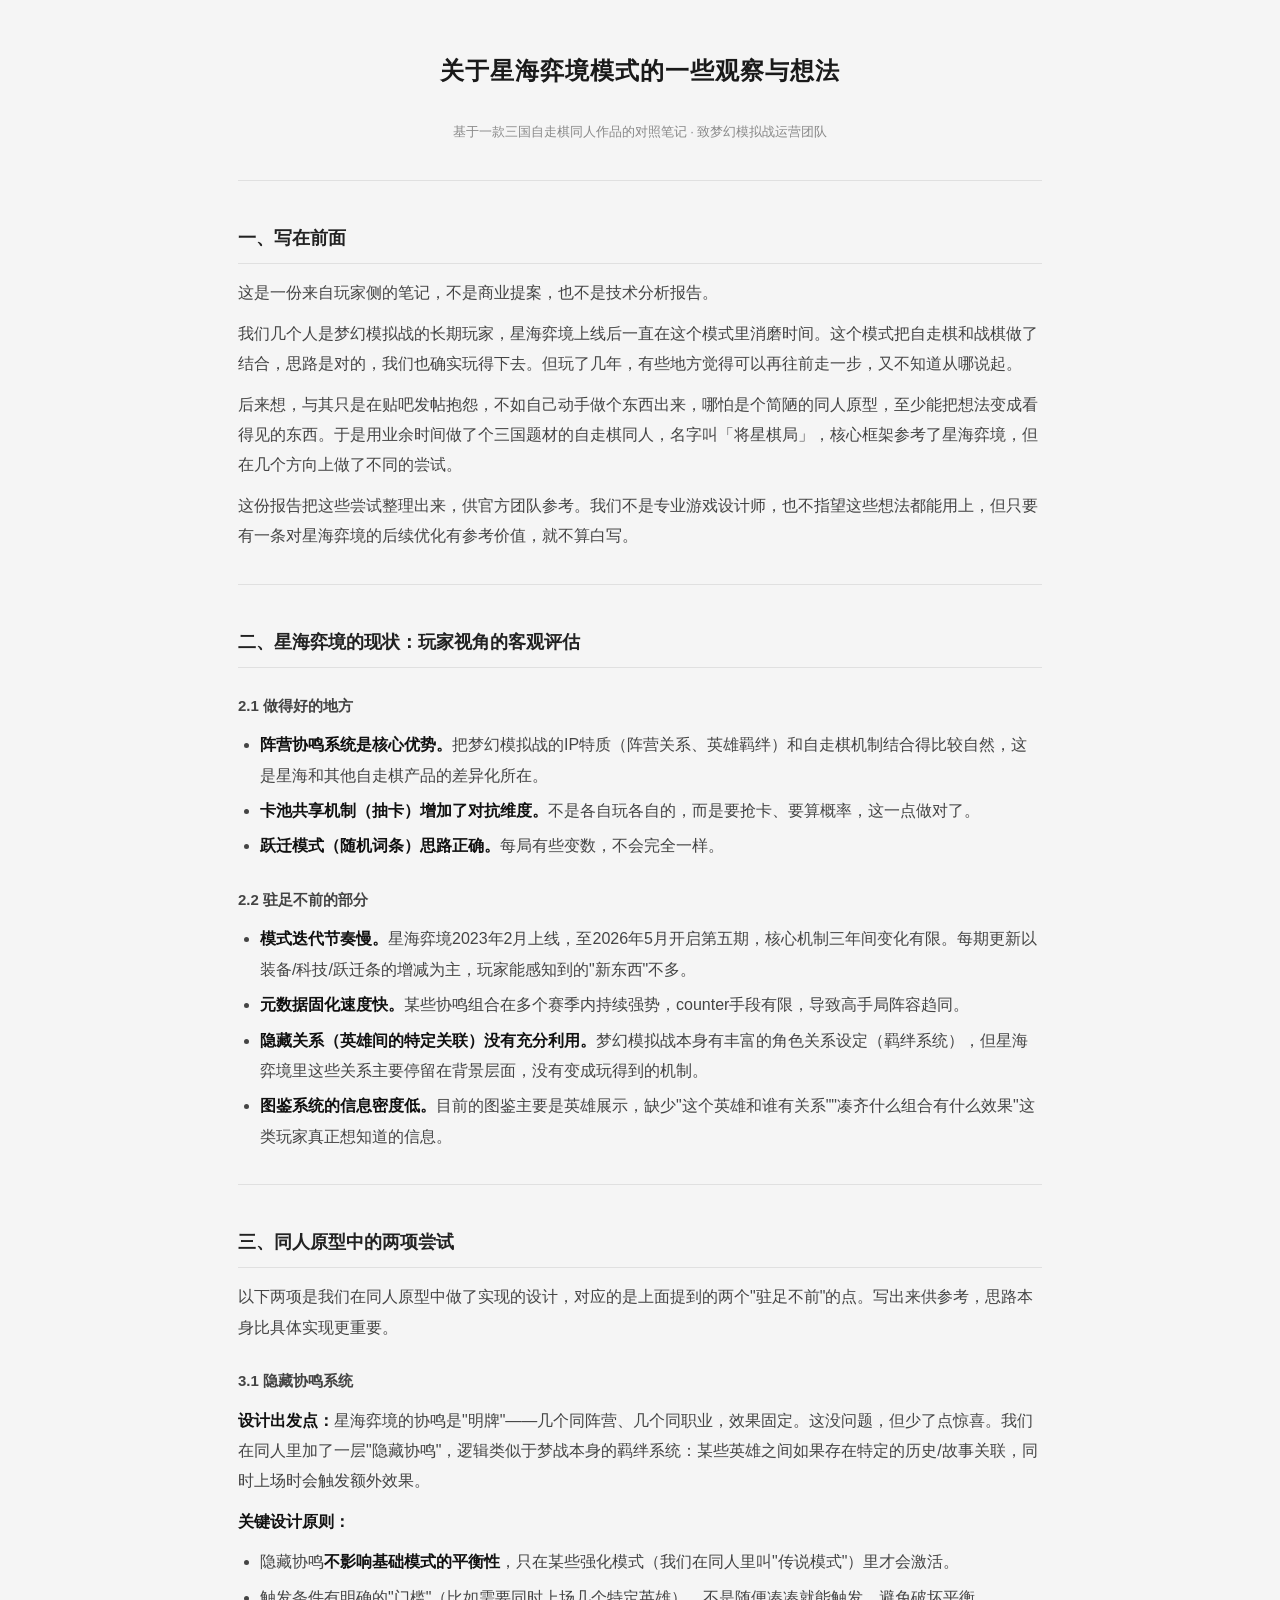
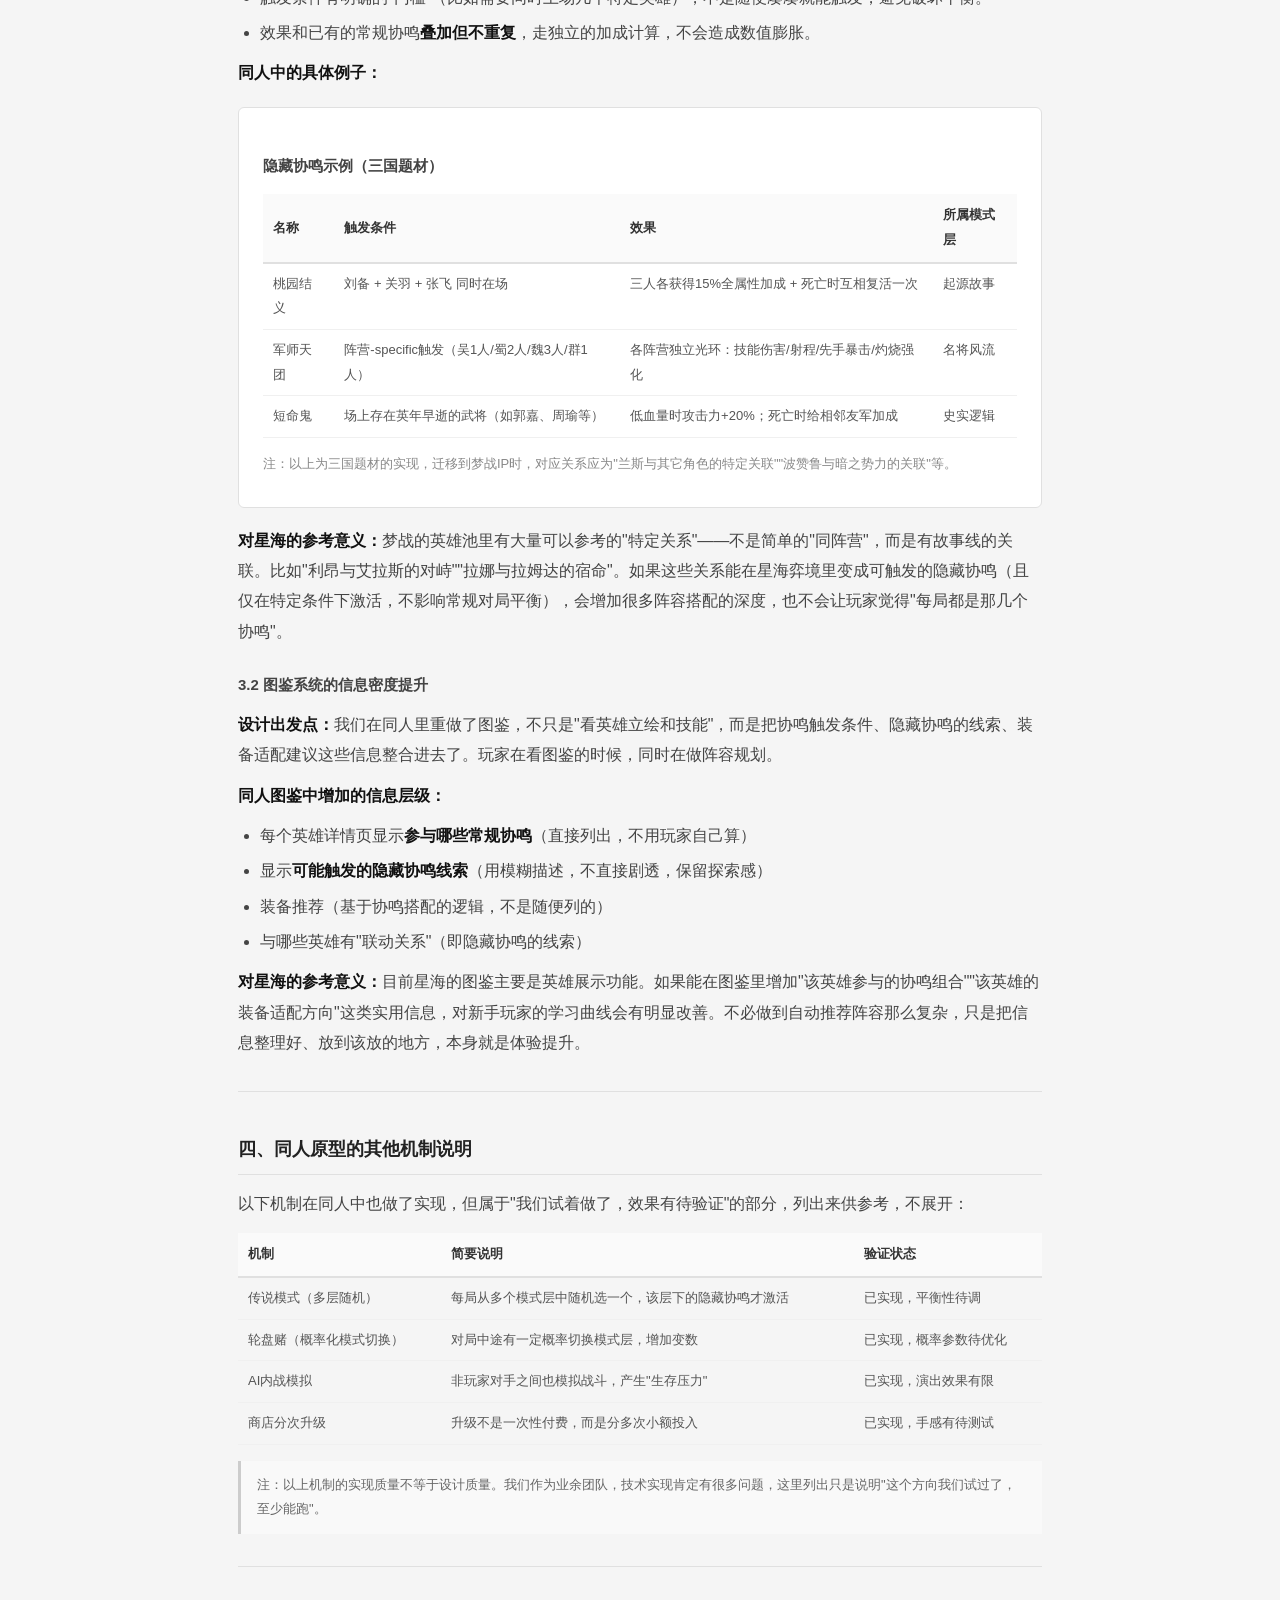
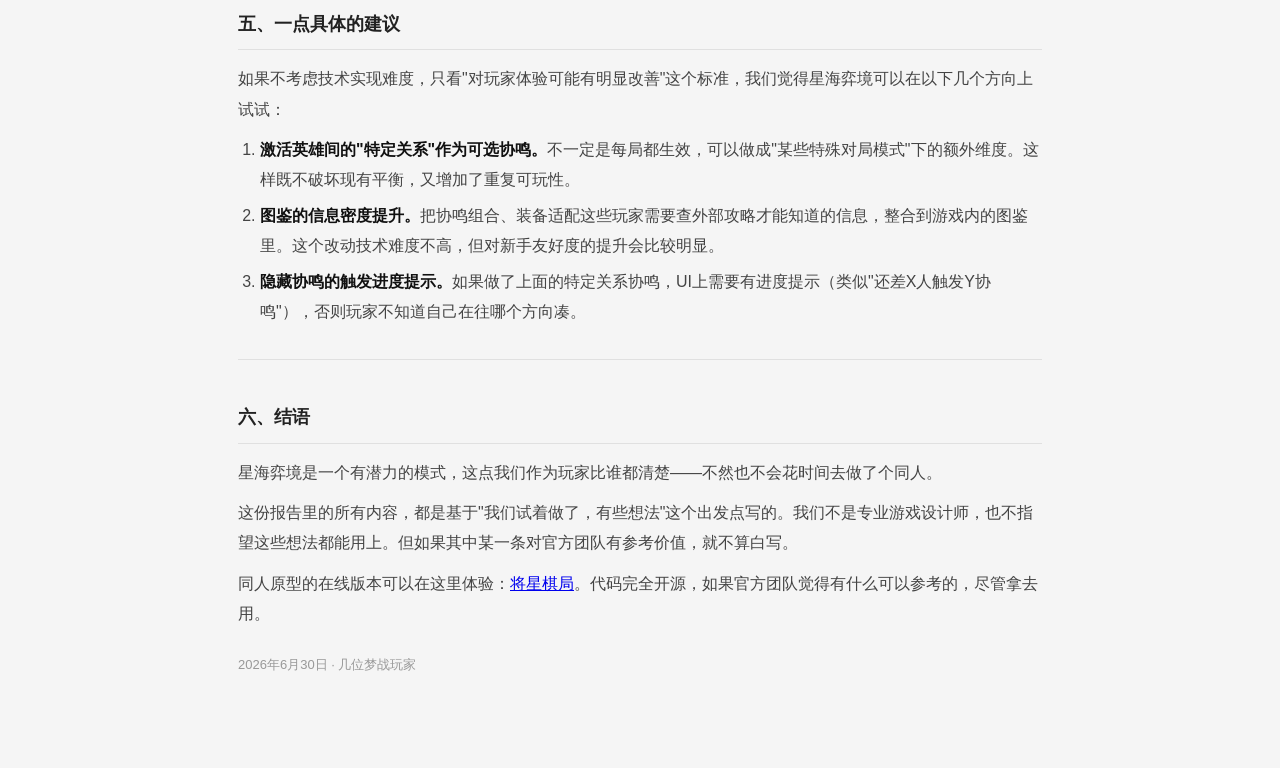
<file: star-ocean-tribute-report-v2.html>
<!DOCTYPE html>
<html lang="zh-CN">
<head>
<meta charset="UTF-8">
<meta name="viewport" content="width=device-width, initial-scale=1.0">
<title>关于星海弈境模式的一些观察与想法 — 玩家侧写报告</title>
<style>
  * { margin: 0; padding: 0; box-sizing: border-box; }
  body {
    font-family: 'PingFang SC', 'Microsoft YaHei', sans-serif;
    background: #f5f5f5; color: #333; line-height: 1.9;
    max-width: 860px; margin: 0 auto; padding: 48px 28px 80px;
  }
  h1 {
    font-size: 24px; color: #1a1a1a; text-align: center;
    padding-bottom: 16px; margin-bottom: 8px;
    font-weight: 600; letter-spacing: 1px;
  }
  .subtitle { text-align: center; color: #888; font-size: 13px; margin-bottom: 36px; }
  h2 {
    font-size: 18px; color: #222; margin: 40px 0 14px;
    padding-bottom: 8px; border-bottom: 1px solid #e0e0e0;
    font-weight: 600;
  }
  h3 { font-size: 15px; color: #444; margin: 24px 0 10px; font-weight: 600; }
  p { margin: 10px 0; color: #444; }
  ul, ol { margin: 10px 0 10px 22px; }
  li { margin: 5px 0; color: #444; }
  strong { color: #111; }
  .card {
    background: #fff; border: 1px solid #e0e0e0;
    border-radius: 6px; padding: 20px 24px; margin: 18px 0;
  }
  table {
    width: 100%; border-collapse: collapse; margin: 14px 0;
    font-size: 13px;
  }
  th {
    background: #fafafa; color: #333; padding: 9px 10px;
    text-align: left; border-bottom: 2px solid #e0e0e0;
    font-weight: 600;
  }
  td {
    padding: 8px 10px; border-bottom: 1px solid #f0f0f0;
    vertical-align: top; color: #555;
  }
  .tag {
    display: inline-block; padding: 1px 6px; border-radius: 3px;
    font-size: 11px; margin: 1px 2px; font-weight: 600;
  }
  .tag-wei { background: #e8edf8; color: #4169E1; }
  .tag-shu { background: #f8e8e8; color: #cc3333; }
  .tag-wu  { background: #e8f8e8; color: #228822; }
  .tag-qun { background: #f8f3e8; color: #aa8800; }
  .divider { border: none; border-top: 1px solid #e0e0e0; margin: 32px 0; }
  .signature {
    text-align: right; margin-top: 48px; padding-top: 16px;
    border-top: 1px solid #e0e0e0; color: #999; font-size: 13px;
  }
  .note {
    background: #f9f9f9; border-left: 3px solid #ccc;
    padding: 12px 16px; margin: 16px 0; font-size: 13px; color: #666;
  }
</style>
</head>
<body>

<h1>关于星海弈境模式的一些观察与想法</h1>
<p class="subtitle">基于一款三国自走棋同人作品的对照笔记 · 致梦幻模拟战运营团队</p>

<hr class="divider">

<h2>一、写在前面</h2>

<p>这是一份来自玩家侧的笔记，不是商业提案，也不是技术分析报告。</p>

<p>我们几个人是梦幻模拟战的长期玩家，星海弈境上线后一直在这个模式里消磨时间。这个模式把自走棋和战棋做了结合，思路是对的，我们也确实玩得下去。但玩了几年，有些地方觉得可以再往前走一步，又不知道从哪说起。</p>

<p>后来想，与其只是在贴吧发帖抱怨，不如自己动手做个东西出来，哪怕是个简陋的同人原型，至少能把想法变成看得见的东西。于是用业余时间做了个三国题材的自走棋同人，名字叫「将星棋局」，核心框架参考了星海弈境，但在几个方向上做了不同的尝试。</p>

<p>这份报告把这些尝试整理出来，供官方团队参考。我们不是专业游戏设计师，也不指望这些想法都能用上，但只要有一条对星海弈境的后续优化有参考价值，就不算白写。</p>

<hr class="divider">

<h2>二、星海弈境的现状：玩家视角的客观评估</h2>

<h3>2.1 做得好的地方</h3>
<ul>
  <li><strong>阵营协鸣系统是核心优势。</strong>把梦幻模拟战的IP特质（阵营关系、英雄羁绊）和自走棋机制结合得比较自然，这是星海和其他自走棋产品的差异化所在。</li>
  <li><strong>卡池共享机制（抽卡）增加了对抗维度。</strong>不是各自玩各自的，而是要抢卡、要算概率，这一点做对了。</li>
  <li><strong>跃迁模式（随机词条）思路正确。</strong>每局有些变数，不会完全一样。</li>
</ul>

<h3>2.2 驻足不前的部分</h3>
<ul>
  <li><strong>模式迭代节奏慢。</strong>星海弈境2023年2月上线，至2026年5月开启第五期，核心机制三年间变化有限。每期更新以装备/科技/跃迁条的增减为主，玩家能感知到的"新东西"不多。</li>
  <li><strong>元数据固化速度快。</strong>某些协鸣组合在多个赛季内持续强势，counter手段有限，导致高手局阵容趋同。</li>
  <li><strong>隐藏关系（英雄间的特定关联）没有充分利用。</strong>梦幻模拟战本身有丰富的角色关系设定（羁绊系统），但星海弈境里这些关系主要停留在背景层面，没有变成玩得到的机制。</li>
  <li><strong>图鉴系统的信息密度低。</strong>目前的图鉴主要是英雄展示，缺少"这个英雄和谁有关系""凑齐什么组合有什么效果"这类玩家真正想知道的信息。</li>
</ul>

<hr class="divider">

<h2>三、同人原型中的两项尝试</h2>

<p>以下两项是我们在同人原型中做了实现的设计，对应的是上面提到的两个"驻足不前"的点。写出来供参考，思路本身比具体实现更重要。</p>

<h3>3.1 隐藏协鸣系统</h3>

<p><strong>设计出发点：</strong>星海弈境的协鸣是"明牌"——几个同阵营、几个同职业，效果固定。这没问题，但少了点惊喜。我们在同人里加了一层"隐藏协鸣"，逻辑类似于梦战本身的羁绊系统：某些英雄之间如果存在特定的历史/故事关联，同时上场时会触发额外效果。</p>

<p><strong>关键设计原则：</strong></p>
<ul>
  <li>隐藏协鸣<strong>不影响基础模式的平衡性</strong>，只在某些强化模式（我们在同人里叫"传说模式"）里才会激活。</li>
  <li>触发条件有明确的"门槛"（比如需要同时上场几个特定英雄），不是随便凑凑就能触发，避免破坏平衡。</li>
  <li>效果和已有的常规协鸣<strong>叠加但不重复</strong>，走独立的加成计算，不会造成数值膨胀。</li>
</ul>

<p><strong>同人中的具体例子：</strong></p>
<div class="card">
  <h3>隐藏协鸣示例（三国题材）</h3>
  <table>
    <tr><th>名称</th><th>触发条件</th><th>效果</th><th>所属模式层</th></tr>
    <tr>
      <td>桃园结义</td>
      <td>刘备 + 关羽 + 张飞 同时在场</td>
      <td>三人各获得15%全属性加成 + 死亡时互相复活一次</td>
      <td>起源故事</td>
    </tr>
    <tr>
      <td>军师天团</td>
      <td>阵营-specific触发（吴1人/蜀2人/魏3人/群1人）</td>
      <td>各阵营独立光环：技能伤害/射程/先手暴击/灼烧强化</td>
      <td>名将风流</td>
    </tr>
    <tr>
      <td>短命鬼</td>
      <td>场上存在英年早逝的武将（如郭嘉、周瑜等）</td>
      <td>低血量时攻击力+20%；死亡时给相邻友军加成</td>
      <td>史实逻辑</td>
    </tr>
  </table>
  <p style="margin-top: 12px; font-size: 13px; color: #888;">注：以上为三国题材的实现，迁移到梦战IP时，对应关系应为"兰斯与其它角色的特定关联""波赞鲁与暗之势力的关联"等。</p>
</div>

<p><strong>对星海的参考意义：</strong>梦战的英雄池里有大量可以参考的"特定关系"——不是简单的"同阵营"，而是有故事线的关联。比如"利昂与艾拉斯的对峙""拉娜与拉姆达的宿命"。如果这些关系能在星海弈境里变成可触发的隐藏协鸣（且仅在特定条件下激活，不影响常规对局平衡），会增加很多阵容搭配的深度，也不会让玩家觉得"每局都是那几个协鸣"。</p>

<h3>3.2 图鉴系统的信息密度提升</h3>

<p><strong>设计出发点：</strong>我们在同人里重做了图鉴，不只是"看英雄立绘和技能"，而是把协鸣触发条件、隐藏协鸣的线索、装备适配建议这些信息整合进去了。玩家在看图鉴的时候，同时在做阵容规划。</p>

<p><strong>同人图鉴中增加的信息层级：</strong></p>
<ul>
  <li>每个英雄详情页显示<strong>参与哪些常规协鸣</strong>（直接列出，不用玩家自己算）</li>
  <li>显示<strong>可能触发的隐藏协鸣线索</strong>（用模糊描述，不直接剧透，保留探索感）</li>
  <li>装备推荐（基于协鸣搭配的逻辑，不是随便列的）</li>
  <li>与哪些英雄有"联动关系"（即隐藏协鸣的线索）</li>
</ul>

<p><strong>对星海的参考意义：</strong>目前星海的图鉴主要是英雄展示功能。如果能在图鉴里增加"该英雄参与的协鸣组合""该英雄的装备适配方向"这类实用信息，对新手玩家的学习曲线会有明显改善。不必做到自动推荐阵容那么复杂，只是把信息整理好、放到该放的地方，本身就是体验提升。</p>

<hr class="divider">

<h2>四、同人原型的其他机制说明</h2>

<p>以下机制在同人中也做了实现，但属于"我们试着做了，效果有待验证"的部分，列出来供参考，不展开：</p>

<table>
  <tr><th>机制</th><th>简要说明</th><th>验证状态</th></tr>
  <tr><td>传说模式（多层随机）</td><td>每局从多个模式层中随机选一个，该层下的隐藏协鸣才激活</td><td>已实现，平衡性待调</td></tr>
  <tr><td>轮盘赌（概率化模式切换）</td><td>对局中途有一定概率切换模式层，增加变数</td><td>已实现，概率参数待优化</td></tr>
  <tr><td>AI内战模拟</td><td>非玩家对手之间也模拟战斗，产生"生存压力"</td><td>已实现，演出效果有限</td></tr>
  <tr><td>商店分次升级</td><td>升级不是一次性付费，而是分多次小额投入</td><td>已实现，手感有待测试</td></tr>
</table>

<p class="note">注：以上机制的实现质量不等于设计质量。我们作为业余团队，技术实现肯定有很多问题，这里列出只是说明"这个方向我们试过了，至少能跑"。</p>

<hr class="divider">

<h2>五、一点具体的建议</h2>

<p>如果不考虑技术实现难度，只看"对玩家体验可能有明显改善"这个标准，我们觉得星海弈境可以在以下几个方向上试试：</p>

<ol>
  <li><strong>激活英雄间的"特定关系"作为可选协鸣。</strong>不一定是每局都生效，可以做成"某些特殊对局模式"下的额外维度。这样既不破坏现有平衡，又增加了重复可玩性。</li>
  <li><strong>图鉴的信息密度提升。</strong>把协鸣组合、装备适配这些玩家需要查外部攻略才能知道的信息，整合到游戏内的图鉴里。这个改动技术难度不高，但对新手友好度的提升会比较明显。</li>
  <li><strong>隐藏协鸣的触发进度提示。</strong>如果做了上面的特定关系协鸣，UI上需要有进度提示（类似"还差X人触发Y协鸣"），否则玩家不知道自己在往哪个方向凑。</li>
</ol>

<hr class="divider">

<h2>六、结语</h2>

<p>星海弈境是一个有潜力的模式，这点我们作为玩家比谁都清楚——不然也不会花时间去做了个同人。</p>

<p>这份报告里的所有内容，都是基于"我们试着做了，有些想法"这个出发点写的。我们不是专业游戏设计师，也不指望这些想法都能用上。但如果其中某一条对官方团队有参考价值，就不算白写。</p>

<p>同人原型的在线版本可以在这里体验：<a href="https://0738e1160c95448f8e2e7d20e8810f9c.app.codebuddy.work">将星棋局</a>。代码完全开源，如果官方团队觉得有什么可以参考的，尽管拿去用。</p>

<p style="margin-top: 24px; color: #999; font-size: 13px;">2026年6月30日 · 几位梦战玩家</p>

</body>
</html>
</file>
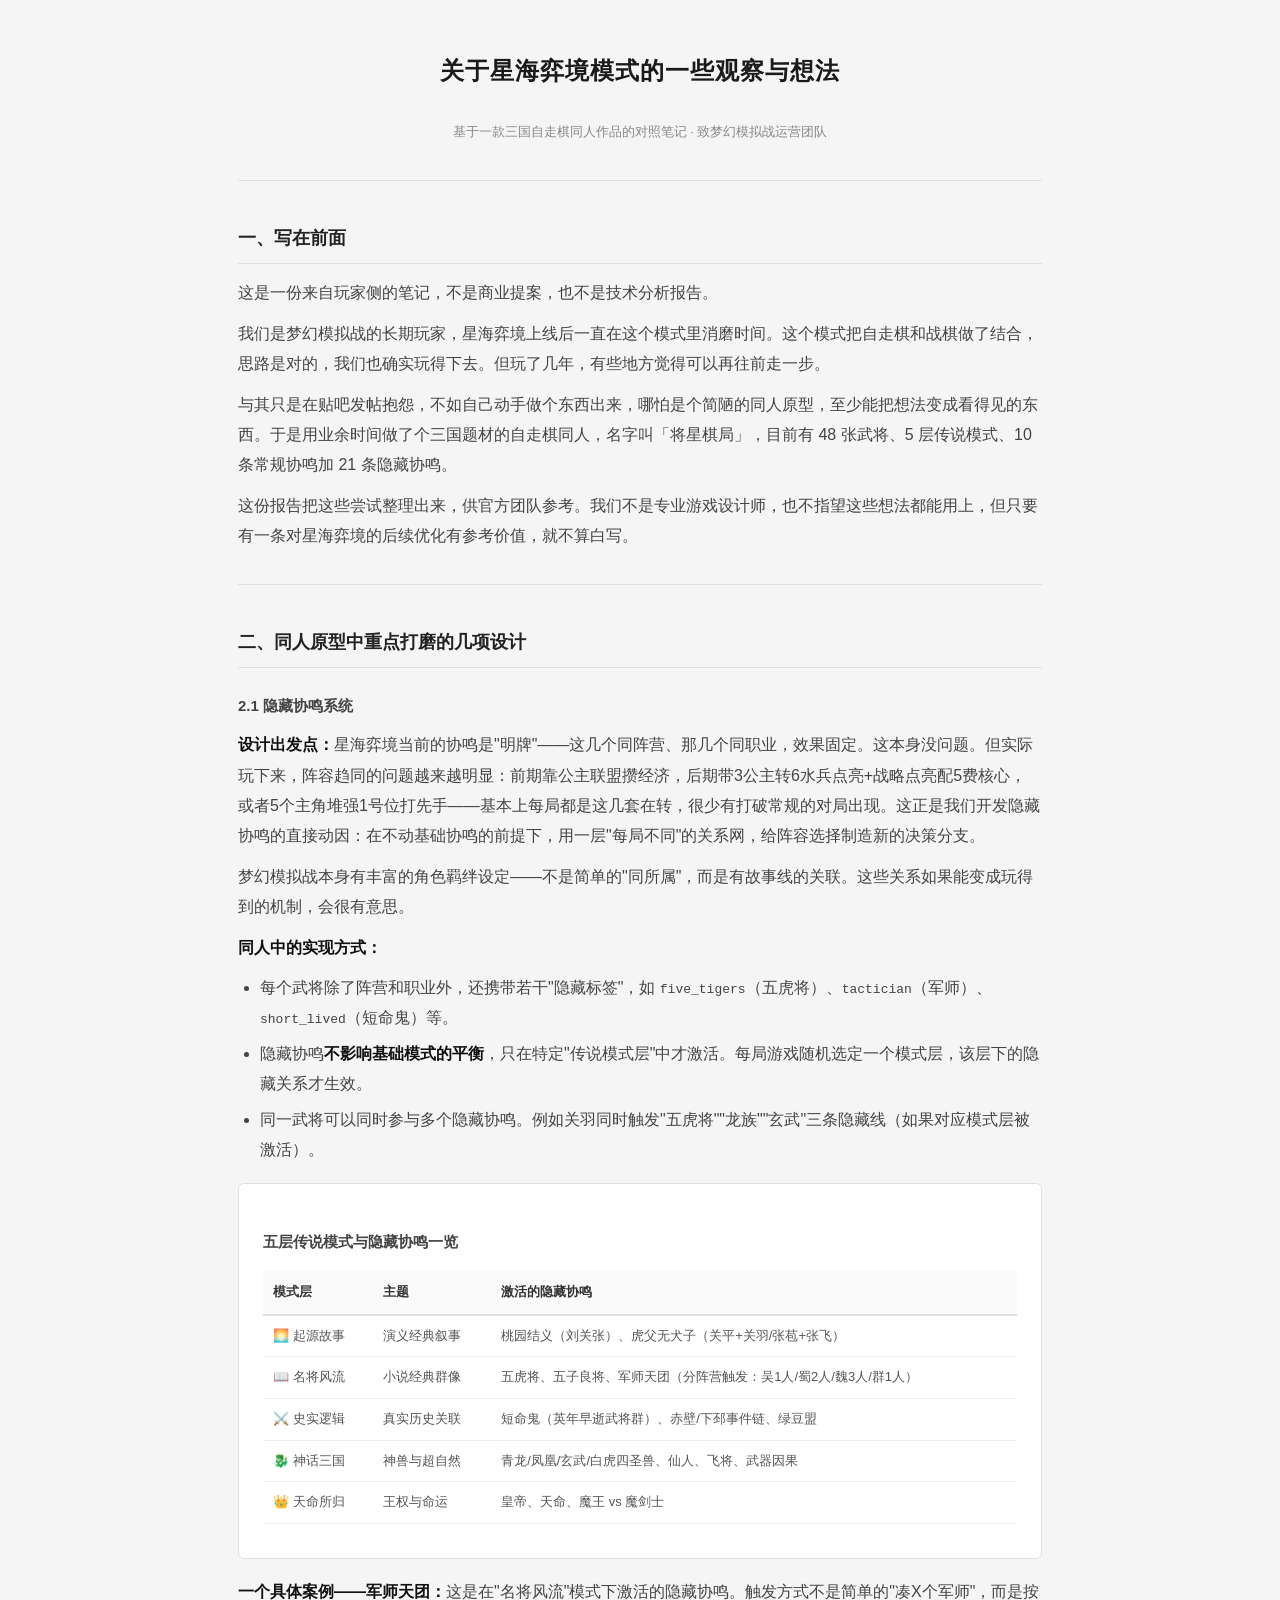
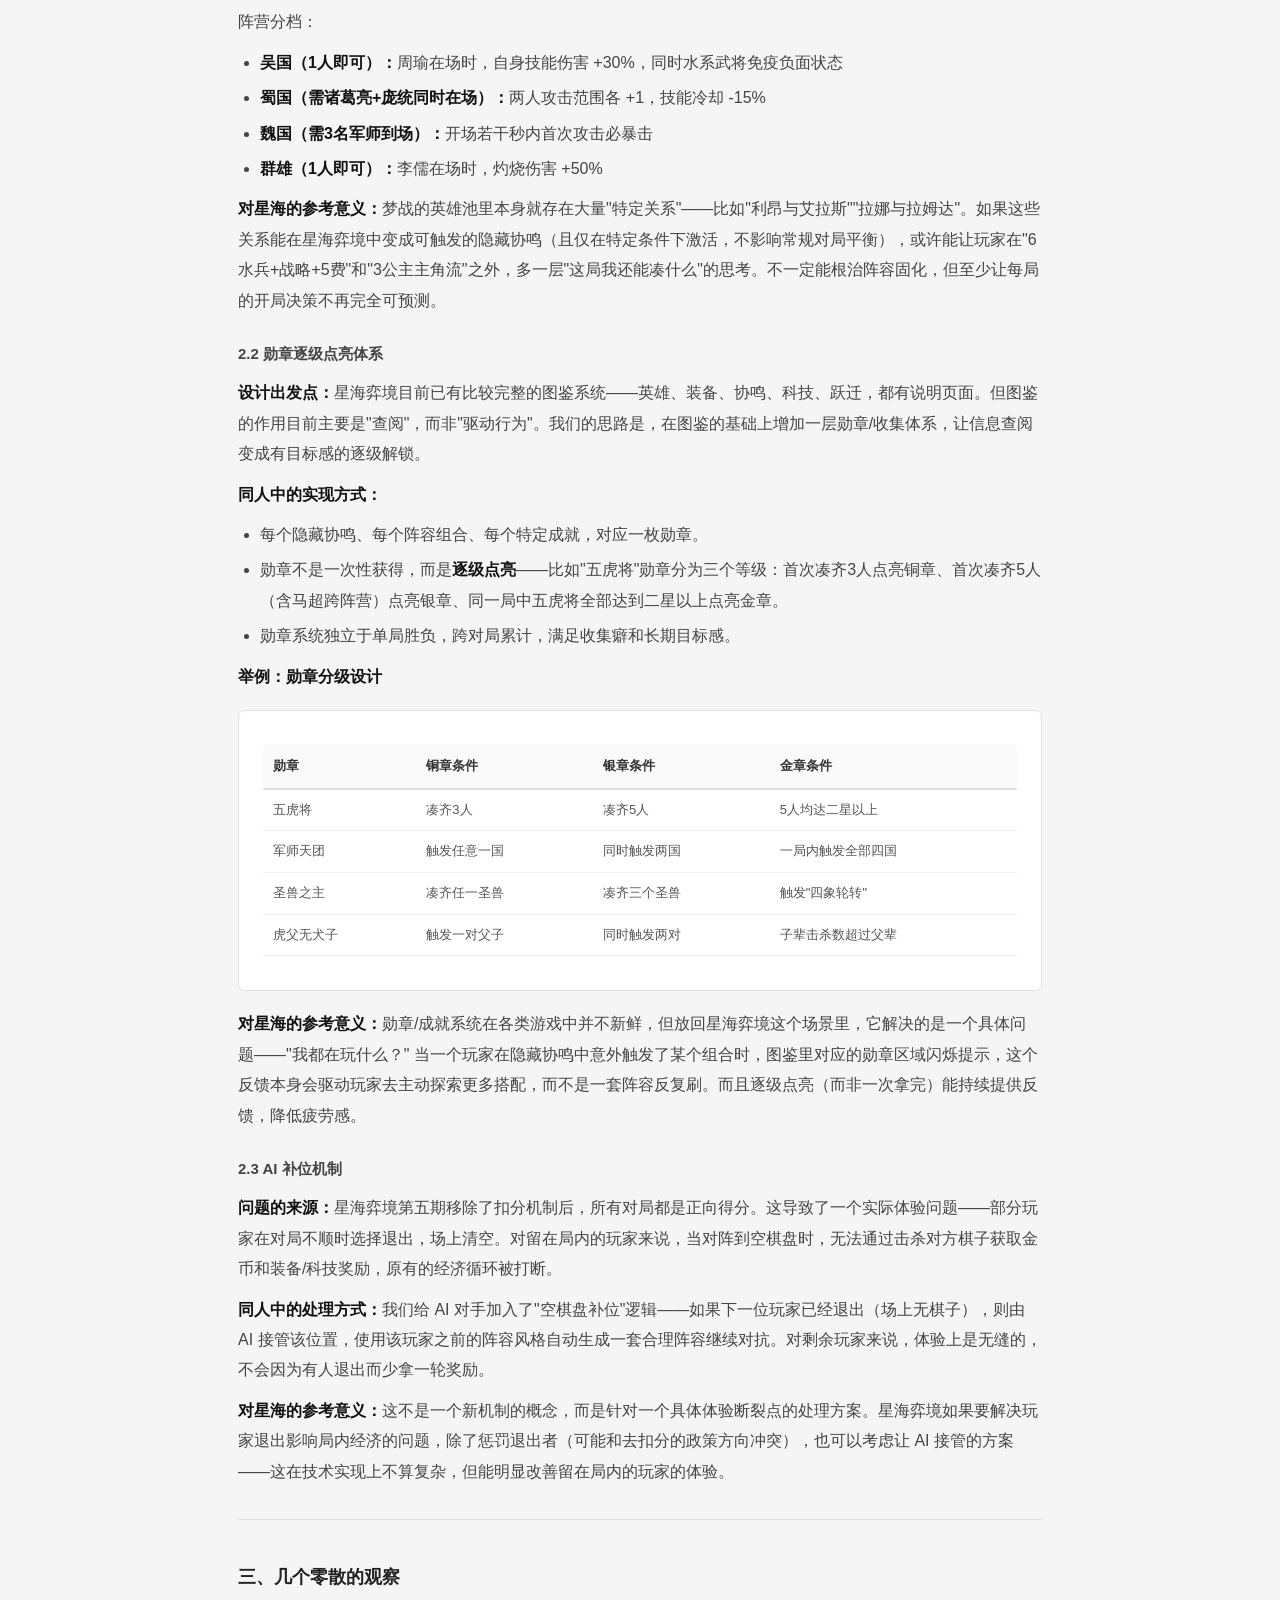
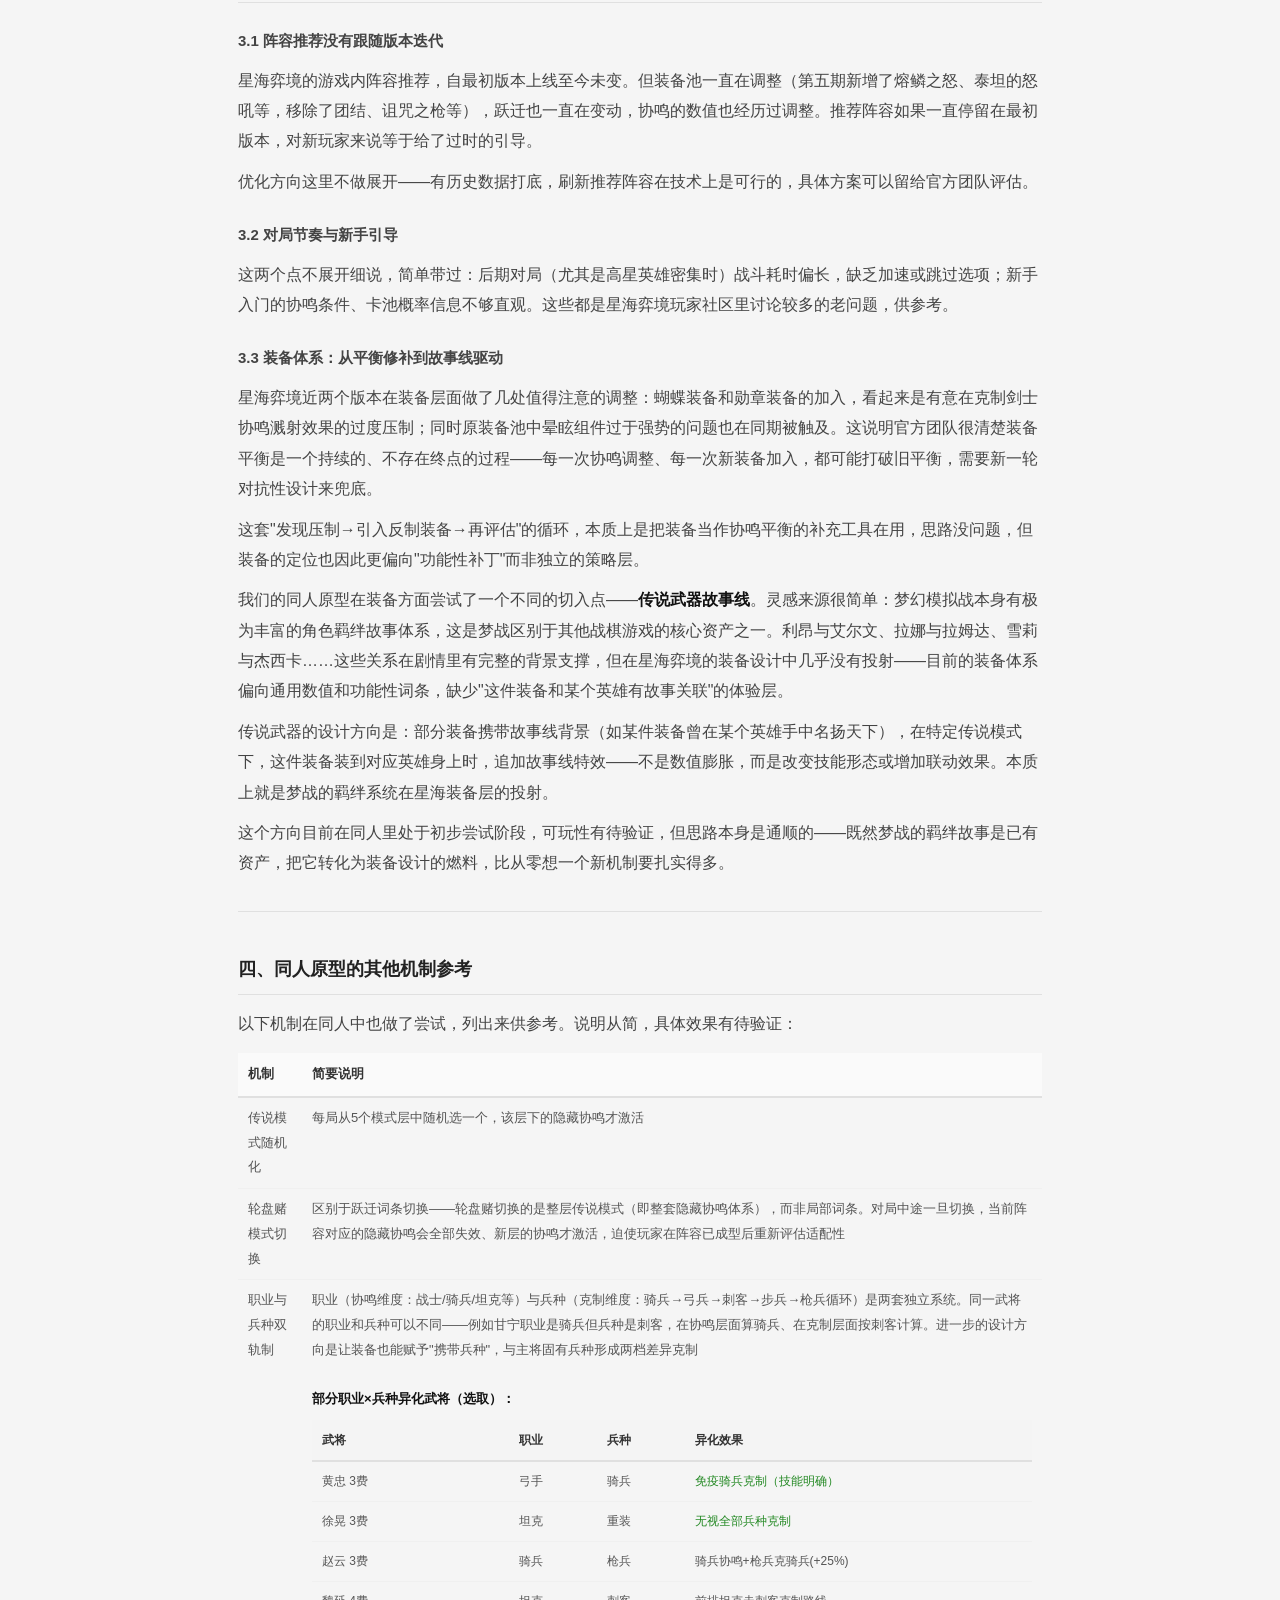
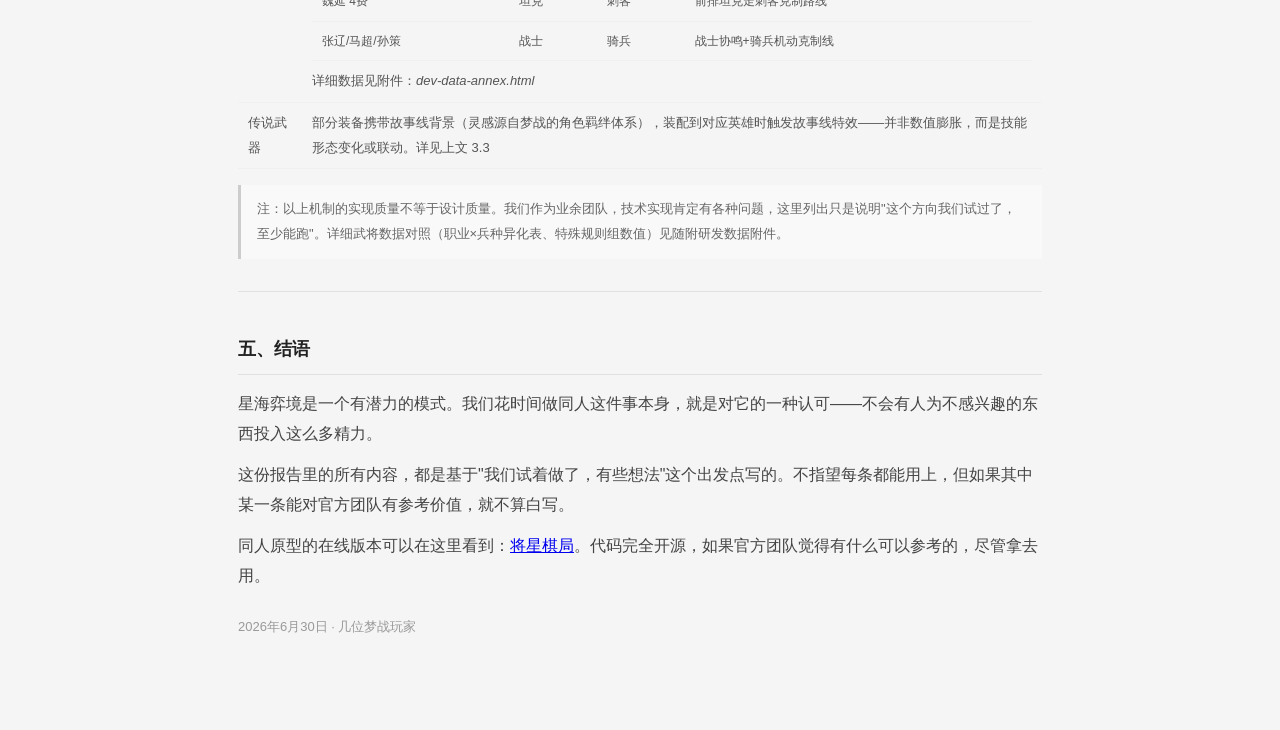
<file: star-ocean-tribute-report-v3.html>
<!DOCTYPE html>
<html lang="zh-CN">
<head>
<meta charset="UTF-8">
<meta name="viewport" content="width=device-width, initial-scale=1.0">
<title>关于星海弈境模式的一些观察与想法 — 玩家侧写报告</title>
<style>
  * { margin: 0; padding: 0; box-sizing: border-box; }
  body {
    font-family: 'PingFang SC', 'Microsoft YaHei', sans-serif;
    background: #f5f5f5; color: #333; line-height: 1.9;
    max-width: 860px; margin: 0 auto; padding: 48px 28px 80px;
  }
  h1 {
    font-size: 24px; color: #1a1a1a; text-align: center;
    padding-bottom: 16px; margin-bottom: 8px;
    font-weight: 600; letter-spacing: 1px;
  }
  .subtitle { text-align: center; color: #888; font-size: 13px; margin-bottom: 36px; }
  h2 {
    font-size: 18px; color: #222; margin: 40px 0 14px;
    padding-bottom: 8px; border-bottom: 1px solid #e0e0e0;
    font-weight: 600;
  }
  h3 { font-size: 15px; color: #444; margin: 24px 0 10px; font-weight: 600; }
  p { margin: 10px 0; color: #444; }
  ul, ol { margin: 10px 0 10px 22px; }
  li { margin: 5px 0; color: #444; }
  strong { color: #111; }
  .card {
    background: #fff; border: 1px solid #e0e0e0;
    border-radius: 6px; padding: 20px 24px; margin: 18px 0;
  }
  table {
    width: 100%; border-collapse: collapse; margin: 14px 0;
    font-size: 13px;
  }
  th {
    background: #fafafa; color: #333; padding: 9px 10px;
    text-align: left; border-bottom: 2px solid #e0e0e0;
    font-weight: 600;
  }
  td {
    padding: 8px 10px; border-bottom: 1px solid #f0f0f0;
    vertical-align: top; color: #555;
  }
  .tag {
    display: inline-block; padding: 1px 6px; border-radius: 3px;
    font-size: 11px; margin: 1px 2px; font-weight: 600;
  }
  .tag-wei { background: #e8edf8; color: #4169E1; }
  .tag-shu { background: #f8e8e8; color: #cc3333; }
  .tag-wu  { background: #e8f8e8; color: #228822; }
  .tag-qun { background: #f8f3e8; color: #aa8800; }
  .divider { border: none; border-top: 1px solid #e0e0e0; margin: 32px 0; }
  .signature {
    text-align: right; margin-top: 48px; padding-top: 16px;
    border-top: 1px solid #e0e0e0; color: #999; font-size: 13px;
  }
  .note {
    background: #f9f9f9; border-left: 3px solid #ccc;
    padding: 12px 16px; margin: 16px 0; font-size: 13px; color: #666;
  }
</style>
</head>
<body>

<h1>关于星海弈境模式的一些观察与想法</h1>
<p class="subtitle">基于一款三国自走棋同人作品的对照笔记 · 致梦幻模拟战运营团队</p>

<hr class="divider">

<h2>一、写在前面</h2>

<p>这是一份来自玩家侧的笔记，不是商业提案，也不是技术分析报告。</p>

<p>我们是梦幻模拟战的长期玩家，星海弈境上线后一直在这个模式里消磨时间。这个模式把自走棋和战棋做了结合，思路是对的，我们也确实玩得下去。但玩了几年，有些地方觉得可以再往前走一步。</p>

<p>与其只是在贴吧发帖抱怨，不如自己动手做个东西出来，哪怕是个简陋的同人原型，至少能把想法变成看得见的东西。于是用业余时间做了个三国题材的自走棋同人，名字叫「将星棋局」，目前有 48 张武将、5 层传说模式、10 条常规协鸣加 21 条隐藏协鸣。</p>

<p>这份报告把这些尝试整理出来，供官方团队参考。我们不是专业游戏设计师，也不指望这些想法都能用上，但只要有一条对星海弈境的后续优化有参考价值，就不算白写。</p>

<hr class="divider">

<h2>二、同人原型中重点打磨的几项设计</h2>

<h3>2.1 隐藏协鸣系统</h3>

<p><strong>设计出发点：</strong>星海弈境当前的协鸣是"明牌"——这几个同阵营、那几个同职业，效果固定。这本身没问题。但实际玩下来，阵容趋同的问题越来越明显：前期靠公主联盟攒经济，后期带3公主转6水兵点亮+战略点亮配5费核心，或者5个主角堆强1号位打先手——基本上每局都是这几套在转，很少有打破常规的对局出现。这正是我们开发隐藏协鸣的直接动因：在不动基础协鸣的前提下，用一层"每局不同"的关系网，给阵容选择制造新的决策分支。</p>

<p>梦幻模拟战本身有丰富的角色羁绊设定——不是简单的"同所属"，而是有故事线的关联。这些关系如果能变成玩得到的机制，会很有意思。</p>

<p><strong>同人中的实现方式：</strong></p>
<ul>
  <li>每个武将除了阵营和职业外，还携带若干"隐藏标签"，如 <code>five_tigers</code>（五虎将）、<code>tactician</code>（军师）、<code>short_lived</code>（短命鬼）等。</li>
  <li>隐藏协鸣<strong>不影响基础模式的平衡</strong>，只在特定"传说模式层"中才激活。每局游戏随机选定一个模式层，该层下的隐藏关系才生效。</li>
  <li>同一武将可以同时参与多个隐藏协鸣。例如关羽同时触发"五虎将""龙族""玄武"三条隐藏线（如果对应模式层被激活）。</li>
</ul>

<div class="card">
  <h3>五层传说模式与隐藏协鸣一览</h3>
  <table>
    <tr><th>模式层</th><th>主题</th><th>激活的隐藏协鸣</th></tr>
    <tr><td>🌅 起源故事</td><td>演义经典叙事</td><td>桃园结义（刘关张）、虎父无犬子（关平+关羽/张苞+张飞）</td></tr>
    <tr><td>📖 名将风流</td><td>小说经典群像</td><td>五虎将、五子良将、军师天团（分阵营触发：吴1人/蜀2人/魏3人/群1人）</td></tr>
    <tr><td>⚔️ 史实逻辑</td><td>真实历史关联</td><td>短命鬼（英年早逝武将群）、赤壁/下邳事件链、绿豆盟</td></tr>
    <tr><td>🐉 神话三国</td><td>神兽与超自然</td><td>青龙/凤凰/玄武/白虎四圣兽、仙人、飞将、武器因果</td></tr>
    <tr><td>👑 天命所归</td><td>王权与命运</td><td>皇帝、天命、魔王 vs 魔剑士</td></tr>
  </table>
</div>

<p><strong>一个具体案例——军师天团：</strong>这是在"名将风流"模式下激活的隐藏协鸣。触发方式不是简单的"凑X个军师"，而是按阵营分档：</p>
<ul>
  <li><strong>吴国（1人即可）：</strong>周瑜在场时，自身技能伤害 +30%，同时水系武将免疫负面状态</li>
  <li><strong>蜀国（需诸葛亮+庞统同时在场）：</strong>两人攻击范围各 +1，技能冷却 -15%</li>
  <li><strong>魏国（需3名军师到场）：</strong>开场若干秒内首次攻击必暴击</li>
  <li><strong>群雄（1人即可）：</strong>李儒在场时，灼烧伤害 +50%</li>
</ul>

<p><strong>对星海的参考意义：</strong>梦战的英雄池里本身就存在大量"特定关系"——比如"利昂与艾拉斯""拉娜与拉姆达"。如果这些关系能在星海弈境中变成可触发的隐藏协鸣（且仅在特定条件下激活，不影响常规对局平衡），或许能让玩家在"6水兵+战略+5费"和"3公主主角流"之外，多一层"这局我还能凑什么"的思考。不一定能根治阵容固化，但至少让每局的开局决策不再完全可预测。</p>

<h3>2.2 勋章逐级点亮体系</h3>

<p><strong>设计出发点：</strong>星海弈境目前已有比较完整的图鉴系统——英雄、装备、协鸣、科技、跃迁，都有说明页面。但图鉴的作用目前主要是"查阅"，而非"驱动行为"。我们的思路是，在图鉴的基础上增加一层勋章/收集体系，让信息查阅变成有目标感的逐级解锁。</p>

<p><strong>同人中的实现方式：</strong></p>
<ul>
  <li>每个隐藏协鸣、每个阵容组合、每个特定成就，对应一枚勋章。</li>
  <li>勋章不是一次性获得，而是<strong>逐级点亮</strong>——比如"五虎将"勋章分为三个等级：首次凑齐3人点亮铜章、首次凑齐5人（含马超跨阵营）点亮银章、同一局中五虎将全部达到二星以上点亮金章。</li>
  <li>勋章系统独立于单局胜负，跨对局累计，满足收集癖和长期目标感。</li>
</ul>

<p><strong>举例：勋章分级设计</strong></p>
<div class="card">
  <table>
    <tr><th>勋章</th><th>铜章条件</th><th>银章条件</th><th>金章条件</th></tr>
    <tr><td>五虎将</td><td>凑齐3人</td><td>凑齐5人</td><td>5人均达二星以上</td></tr>
    <tr><td>军师天团</td><td>触发任意一国</td><td>同时触发两国</td><td>一局内触发全部四国</td></tr>
    <tr><td>圣兽之主</td><td>凑齐任一圣兽</td><td>凑齐三个圣兽</td><td>触发"四象轮转"</td></tr>
    <tr><td>虎父无犬子</td><td>触发一对父子</td><td>同时触发两对</td><td>子辈击杀数超过父辈</td></tr>
  </table>
</div>

<p><strong>对星海的参考意义：</strong>勋章/成就系统在各类游戏中并不新鲜，但放回星海弈境这个场景里，它解决的是一个具体问题——"我都在玩什么？" 当一个玩家在隐藏协鸣中意外触发了某个组合时，图鉴里对应的勋章区域闪烁提示，这个反馈本身会驱动玩家去主动探索更多搭配，而不是一套阵容反复刷。而且逐级点亮（而非一次拿完）能持续提供反馈，降低疲劳感。</p>

<h3>2.3 AI 补位机制</h3>

<p><strong>问题的来源：</strong>星海弈境第五期移除了扣分机制后，所有对局都是正向得分。这导致了一个实际体验问题——部分玩家在对局不顺时选择退出，场上清空。对留在局内的玩家来说，当对阵到空棋盘时，无法通过击杀对方棋子获取金币和装备/科技奖励，原有的经济循环被打断。</p>

<p><strong>同人中的处理方式：</strong>我们给 AI 对手加入了"空棋盘补位"逻辑——如果下一位玩家已经退出（场上无棋子），则由 AI 接管该位置，使用该玩家之前的阵容风格自动生成一套合理阵容继续对抗。对剩余玩家来说，体验上是无缝的，不会因为有人退出而少拿一轮奖励。</p>

<p><strong>对星海的参考意义：</strong>这不是一个新机制的概念，而是针对一个具体体验断裂点的处理方案。星海弈境如果要解决玩家退出影响局内经济的问题，除了惩罚退出者（可能和去扣分的政策方向冲突），也可以考虑让 AI 接管的方案——这在技术实现上不算复杂，但能明显改善留在局内的玩家的体验。</p>

<hr class="divider">

<h2>三、几个零散的观察</h2>

<h3>3.1 阵容推荐没有跟随版本迭代</h3>

<p>星海弈境的游戏内阵容推荐，自最初版本上线至今未变。但装备池一直在调整（第五期新增了熔鳞之怒、泰坦的怒吼等，移除了团结、诅咒之枪等），跃迁也一直在变动，协鸣的数值也经历过调整。推荐阵容如果一直停留在最初版本，对新玩家来说等于给了过时的引导。</p>

<p>优化方向这里不做展开——有历史数据打底，刷新推荐阵容在技术上是可行的，具体方案可以留给官方团队评估。</p>

<h3>3.2 对局节奏与新手引导</h3>

<p>这两个点不展开细说，简单带过：后期对局（尤其是高星英雄密集时）战斗耗时偏长，缺乏加速或跳过选项；新手入门的协鸣条件、卡池概率信息不够直观。这些都是星海弈境玩家社区里讨论较多的老问题，供参考。</p>

<h3>3.3 装备体系：从平衡修补到故事线驱动</h3>

<p>星海弈境近两个版本在装备层面做了几处值得注意的调整：蝴蝶装备和勋章装备的加入，看起来是有意在克制剑士协鸣溅射效果的过度压制；同时原装备池中晕眩组件过于强势的问题也在同期被触及。这说明官方团队很清楚装备平衡是一个持续的、不存在终点的过程——每一次协鸣调整、每一次新装备加入，都可能打破旧平衡，需要新一轮对抗性设计来兜底。</p>

<p>这套"发现压制→引入反制装备→再评估"的循环，本质上是把装备当作协鸣平衡的补充工具在用，思路没问题，但装备的定位也因此更偏向"功能性补丁"而非独立的策略层。</p>

<p>我们的同人原型在装备方面尝试了一个不同的切入点——<strong>传说武器故事线</strong>。灵感来源很简单：梦幻模拟战本身有极为丰富的角色羁绊故事体系，这是梦战区别于其他战棋游戏的核心资产之一。利昂与艾尔文、拉娜与拉姆达、雪莉与杰西卡……这些关系在剧情里有完整的背景支撑，但在星海弈境的装备设计中几乎没有投射——目前的装备体系偏向通用数值和功能性词条，缺少"这件装备和某个英雄有故事关联"的体验层。</p>

<p>传说武器的设计方向是：部分装备携带故事线背景（如某件装备曾在某个英雄手中名扬天下），在特定传说模式下，这件装备装到对应英雄身上时，追加故事线特效——不是数值膨胀，而是改变技能形态或增加联动效果。本质上就是梦战的羁绊系统在星海装备层的投射。</p>

<p>这个方向目前在同人里处于初步尝试阶段，可玩性有待验证，但思路本身是通顺的——既然梦战的羁绊故事是已有资产，把它转化为装备设计的燃料，比从零想一个新机制要扎实得多。</p>

<hr class="divider">

<h2>四、同人原型的其他机制参考</h2>

<p>以下机制在同人中也做了尝试，列出来供参考。说明从简，具体效果有待验证：</p>

<table>
  <tr><th>机制</th><th>简要说明</th></tr>
  <tr><td>传说模式随机化</td><td>每局从5个模式层中随机选一个，该层下的隐藏协鸣才激活</td></tr>
  <tr><td>轮盘赌模式切换</td><td>区别于跃迁词条切换——轮盘赌切换的是整层传说模式（即整套隐藏协鸣体系），而非局部词条。对局中途一旦切换，当前阵容对应的隐藏协鸣会全部失效、新层的协鸣才激活，迫使玩家在阵容已成型后重新评估适配性</td></tr>
  <tr><td>职业与兵种双轨制</td><td>职业（协鸣维度：战士/骑兵/坦克等）与兵种（克制维度：骑兵→弓兵→刺客→步兵→枪兵循环）是两套独立系统。同一武将的职业和兵种可以不同——例如甘宁职业是骑兵但兵种是刺客，在协鸣层面算骑兵、在克制层面按刺客计算。进一步的设计方向是让装备也能赋予"携带兵种"，与主将固有兵种形成两档差异克制<br><br>
<strong>部分职业×兵种异化武将（选取）：</strong>
<table style="margin:8px 0;font-size:12px;">
<tr><th style="background:#f4f4f4">武将</th><th style="background:#f4f4f4">职业</th><th style="background:#f4f4f4">兵种</th><th style="background:#f4f4f4">异化效果</th></tr>
<tr><td>黄忠 3费</td><td>弓手</td><td>骑兵</td><td style="color:#228822">免疫骑兵克制（技能明确）</td></tr>
<tr><td>徐晃 3费</td><td>坦克</td><td>重装</td><td style="color:#228822">无视全部兵种克制</td></tr>
<tr><td>赵云 3费</td><td>骑兵</td><td>枪兵</td><td>骑兵协鸣+枪兵克骑兵(+25%)</td></tr>
<tr><td>魏延 4费</td><td>坦克</td><td>刺客</td><td>前排坦克走刺客克制路线</td></tr>
<tr><td>张辽/马超/孙策</td><td>战士</td><td>骑兵</td><td>战士协鸣+骑兵机动克制线</td></tr>
</table>
详细数据见附件：<em>dev-data-annex.html</em></td></tr>
  <tr><td>传说武器</td><td>部分装备携带故事线背景（灵感源自梦战的角色羁绊体系），装配到对应英雄时触发故事线特效——并非数值膨胀，而是技能形态变化或联动。详见上文 3.3</td></tr>
</table>

<p class="note">注：以上机制的实现质量不等于设计质量。我们作为业余团队，技术实现肯定有各种问题，这里列出只是说明"这个方向我们试过了，至少能跑"。详细武将数据对照（职业×兵种异化表、特殊规则组数值）见随附研发数据附件。</p>

<hr class="divider">

<h2>五、结语</h2>

<p>星海弈境是一个有潜力的模式。我们花时间做同人这件事本身，就是对它的一种认可——不会有人为不感兴趣的东西投入这么多精力。</p>

<p>这份报告里的所有内容，都是基于"我们试着做了，有些想法"这个出发点写的。不指望每条都能用上，但如果其中某一条能对官方团队有参考价值，就不算白写。</p>

<p>同人原型的在线版本可以在这里看到：<a href="https://01be3c1d8ebb4b80a8e9345b01ad462f.app.codebuddy.work/game.html">将星棋局</a>。代码完全开源，如果官方团队觉得有什么可以参考的，尽管拿去用。</p>

<p style="margin-top: 24px; color: #999; font-size: 13px;">2026年6月30日 · 几位梦战玩家</p>

</body>
</html>
</file>
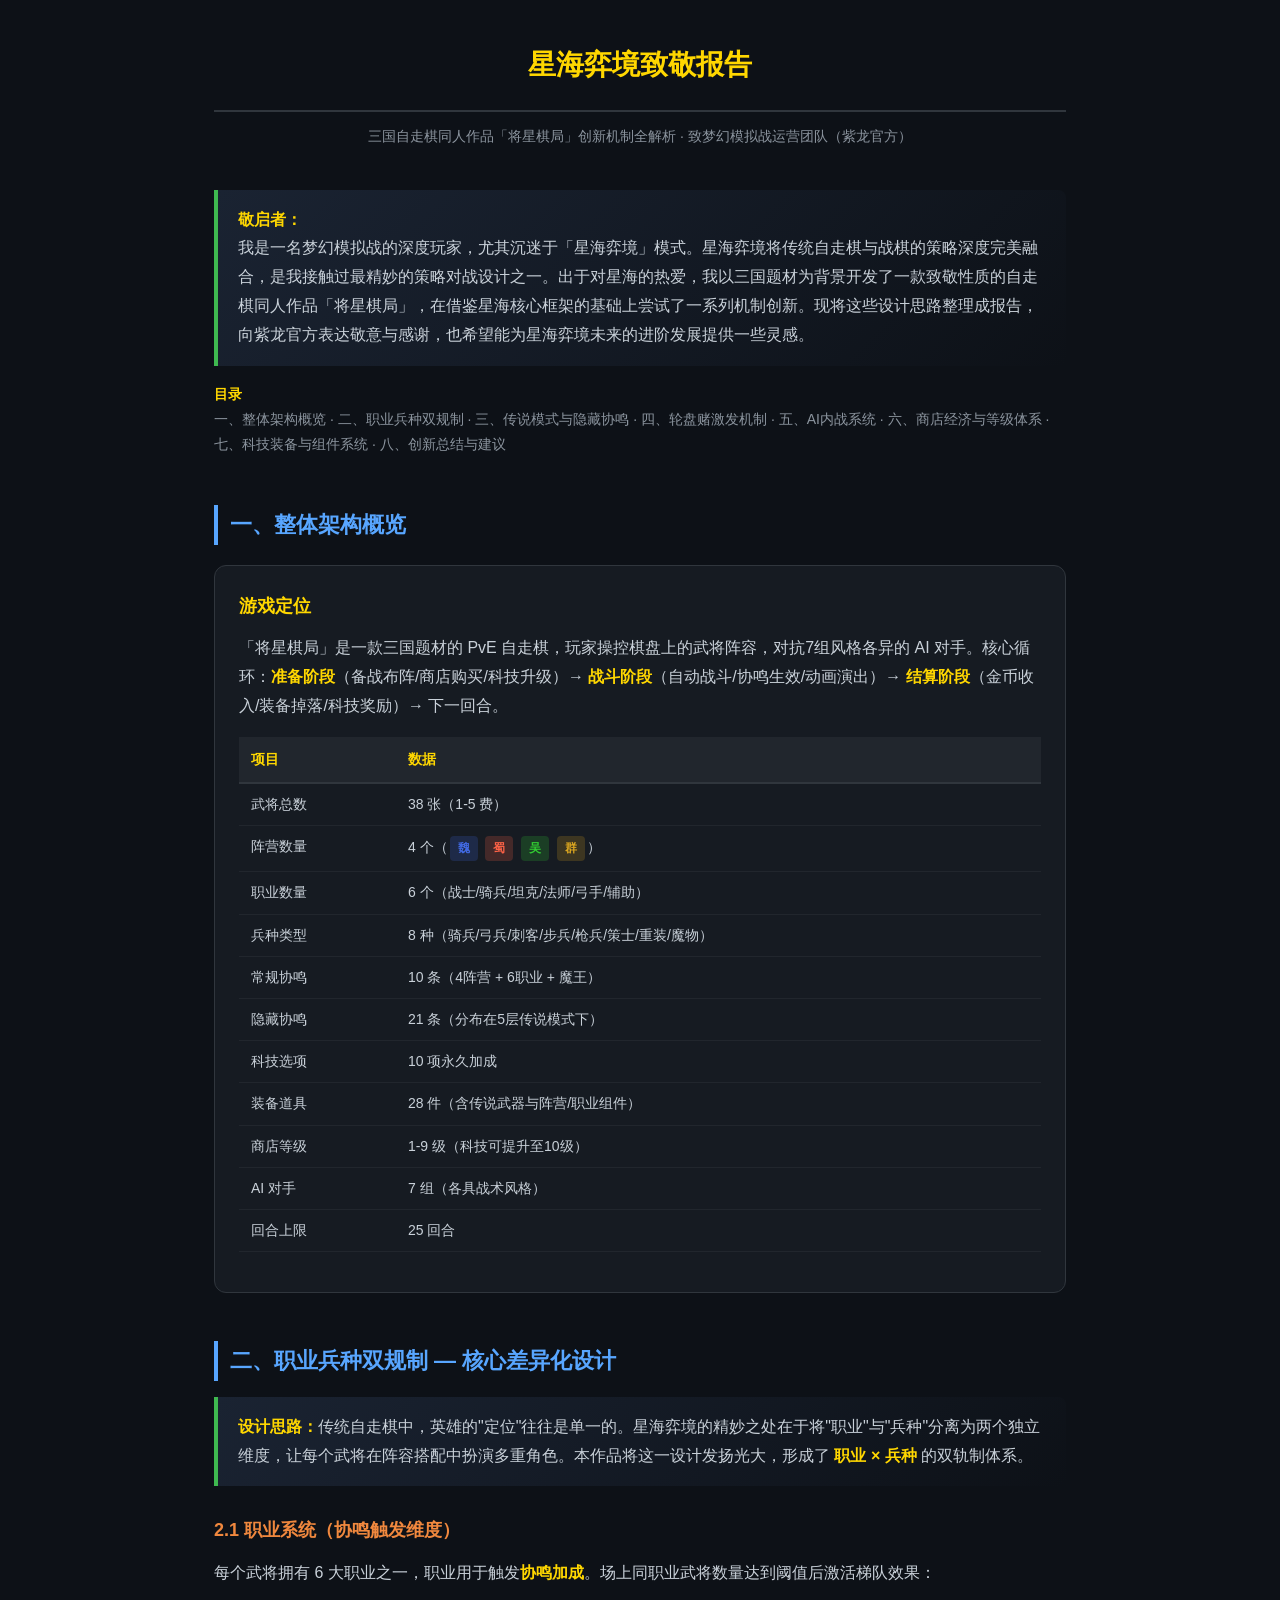
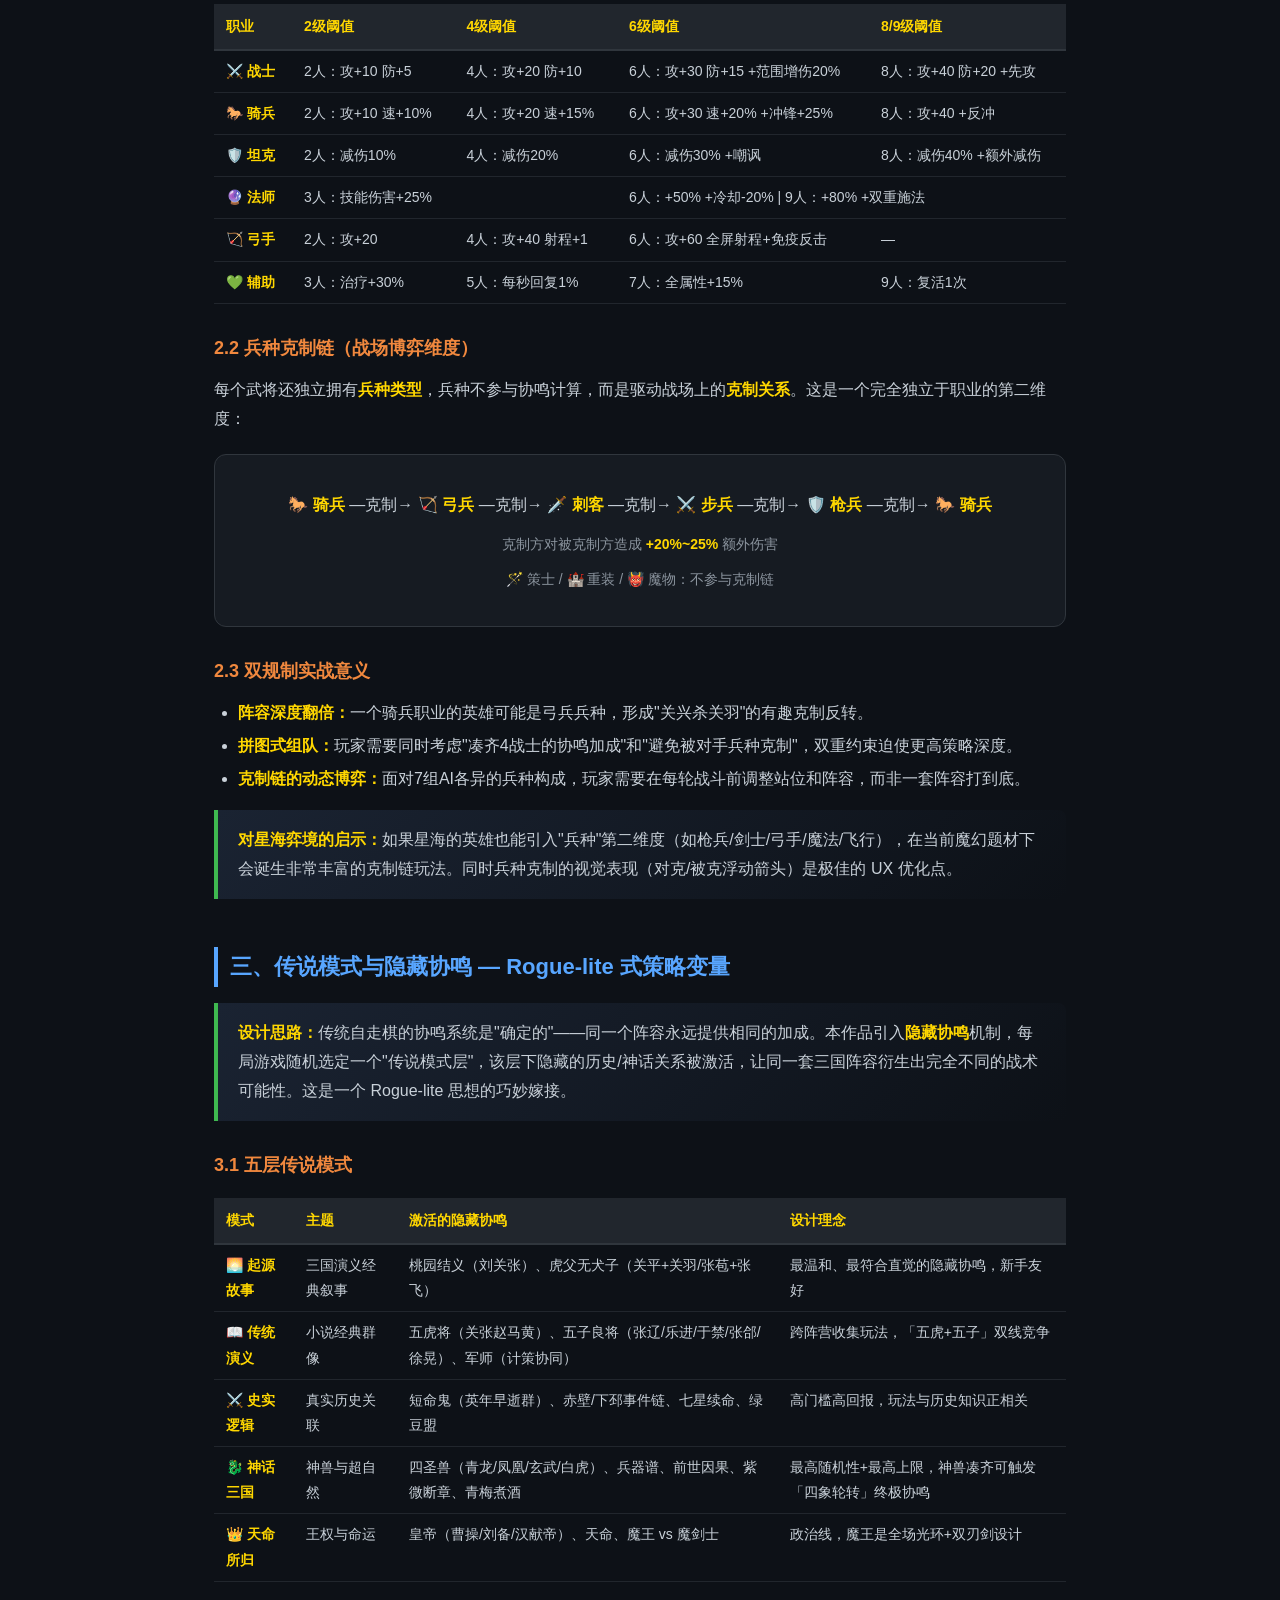
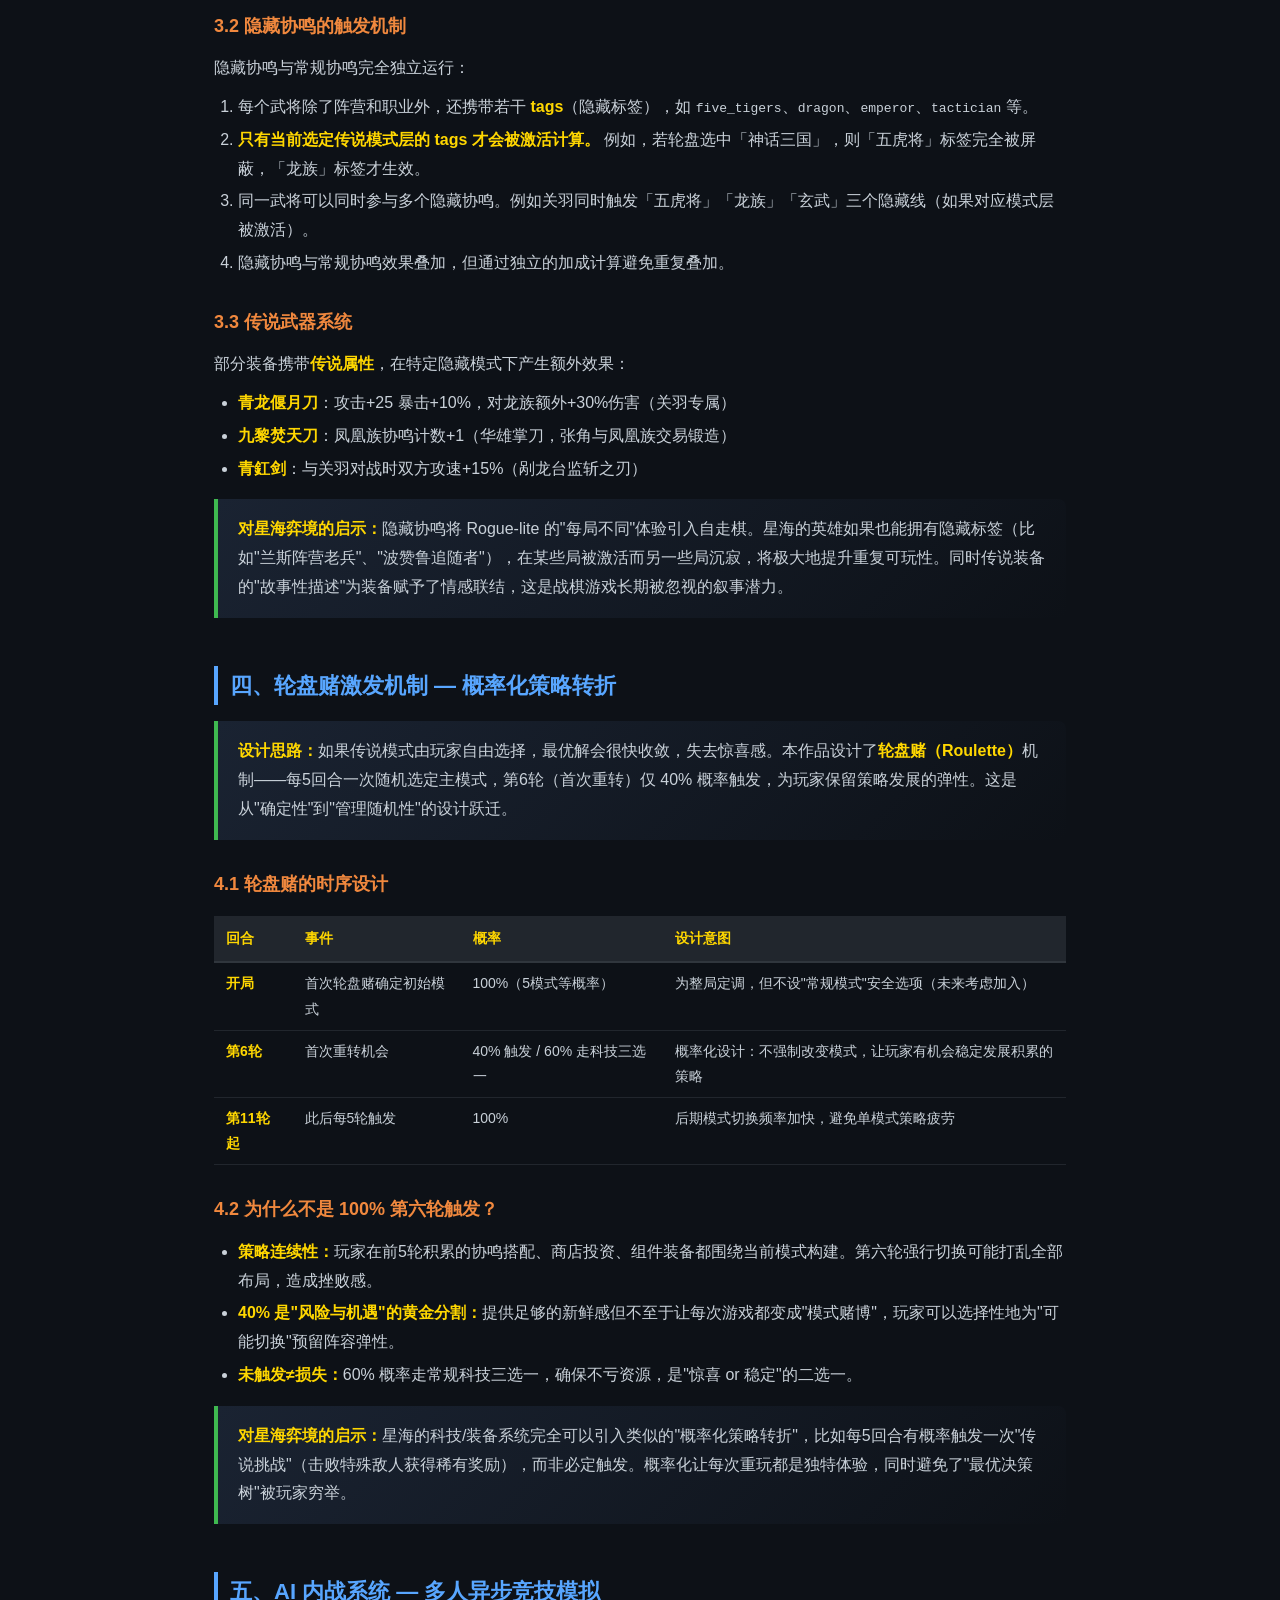
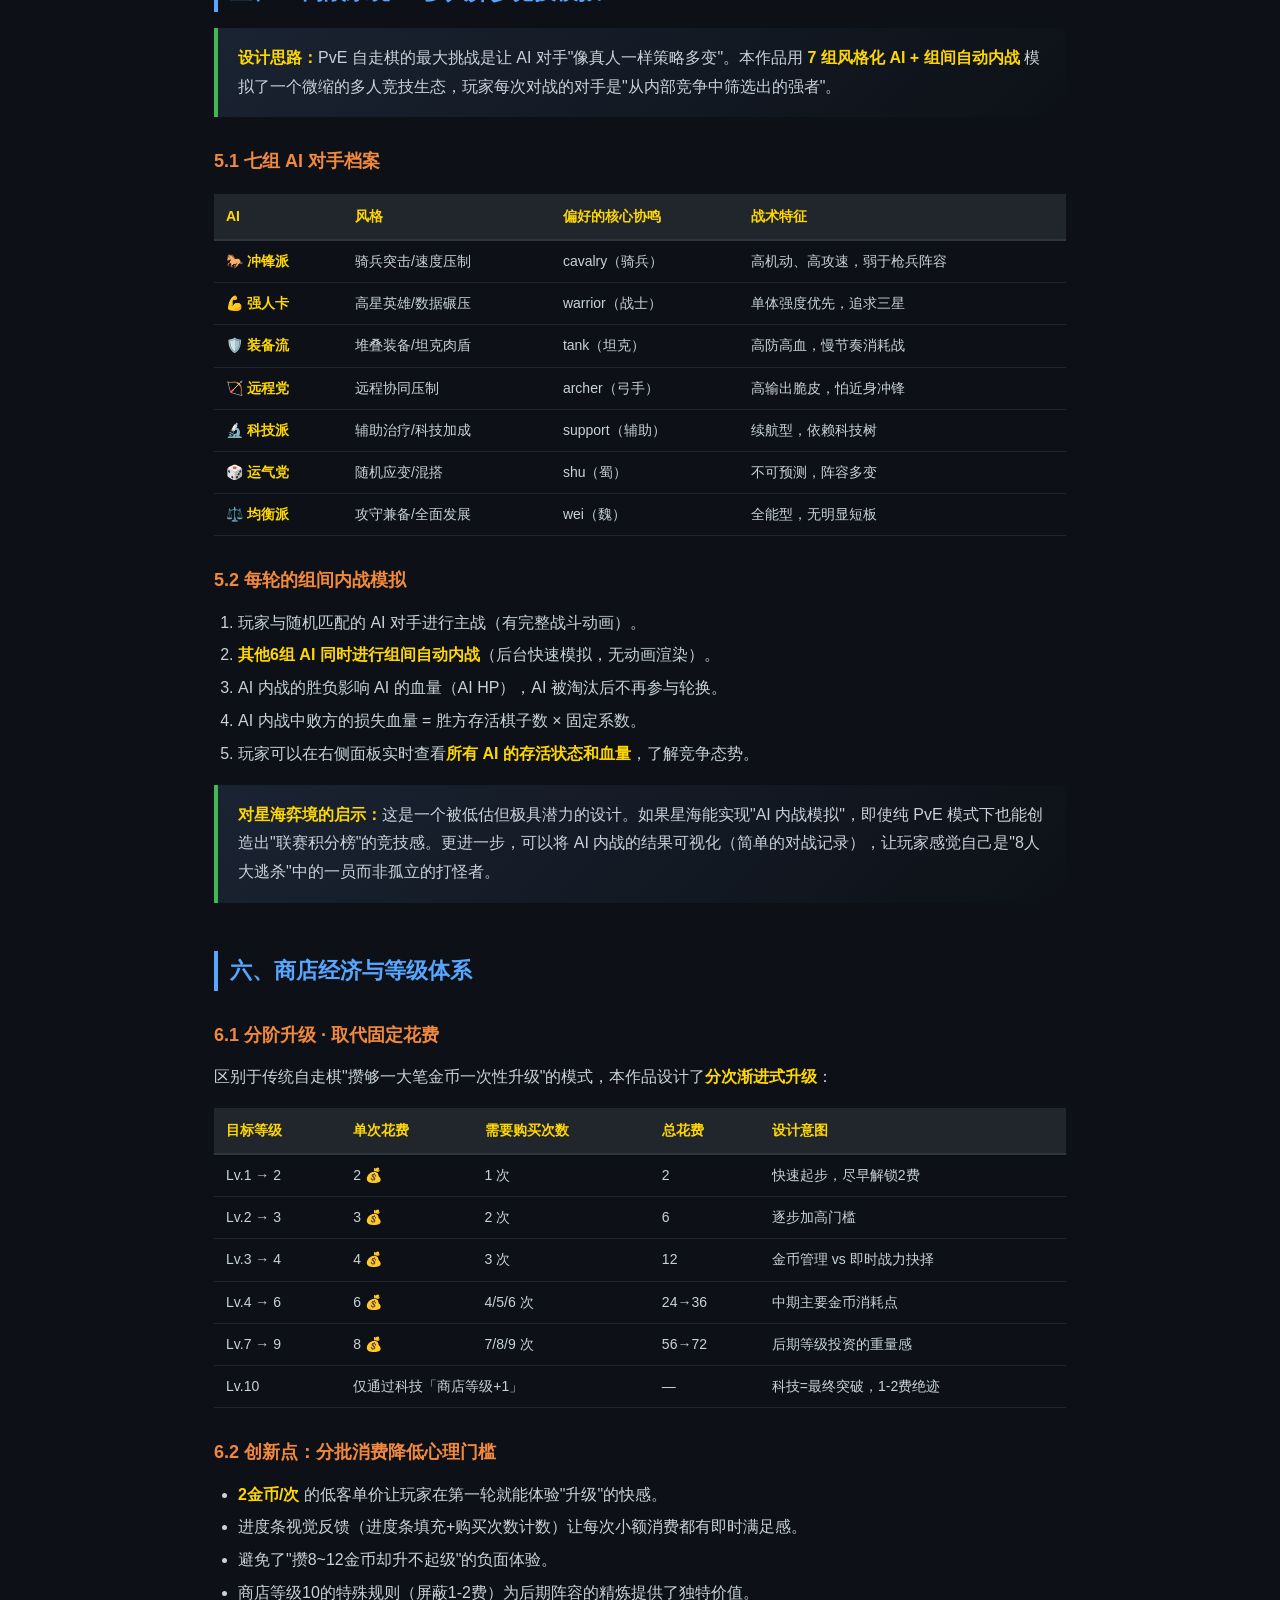
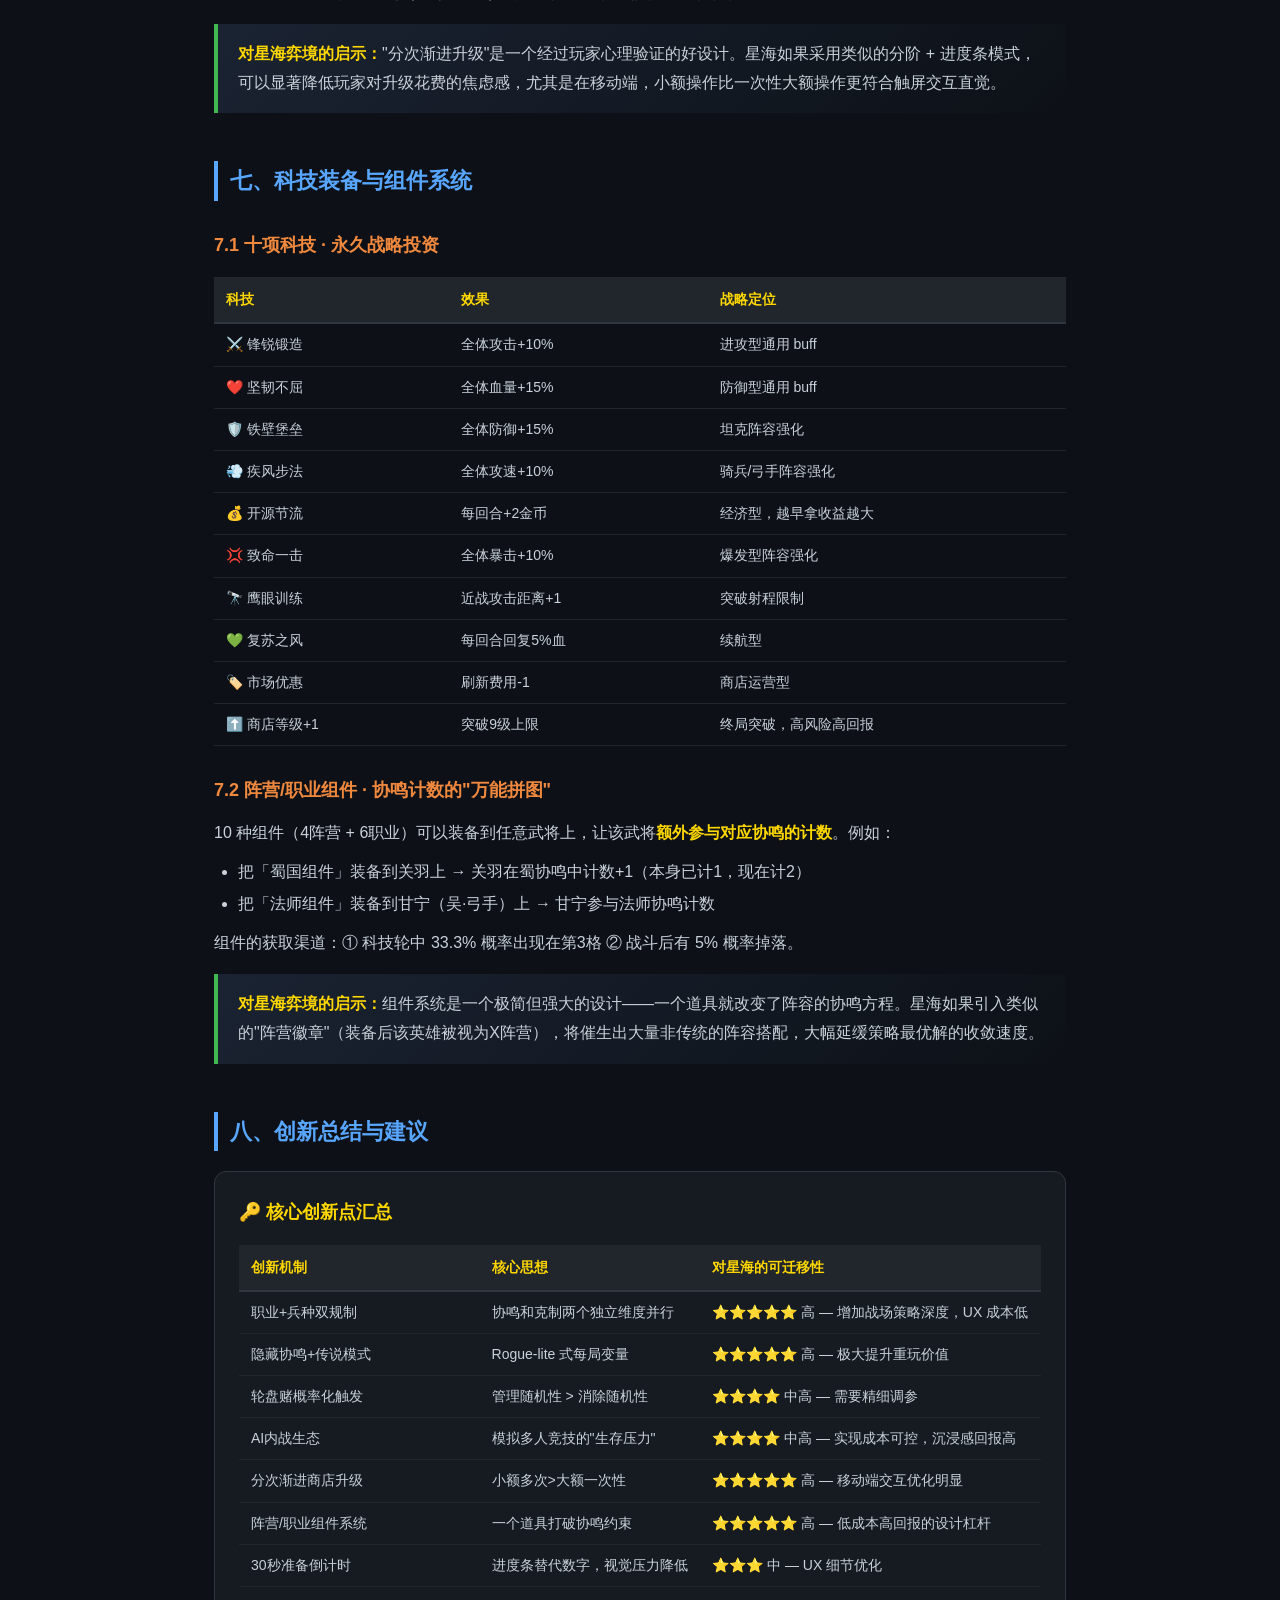
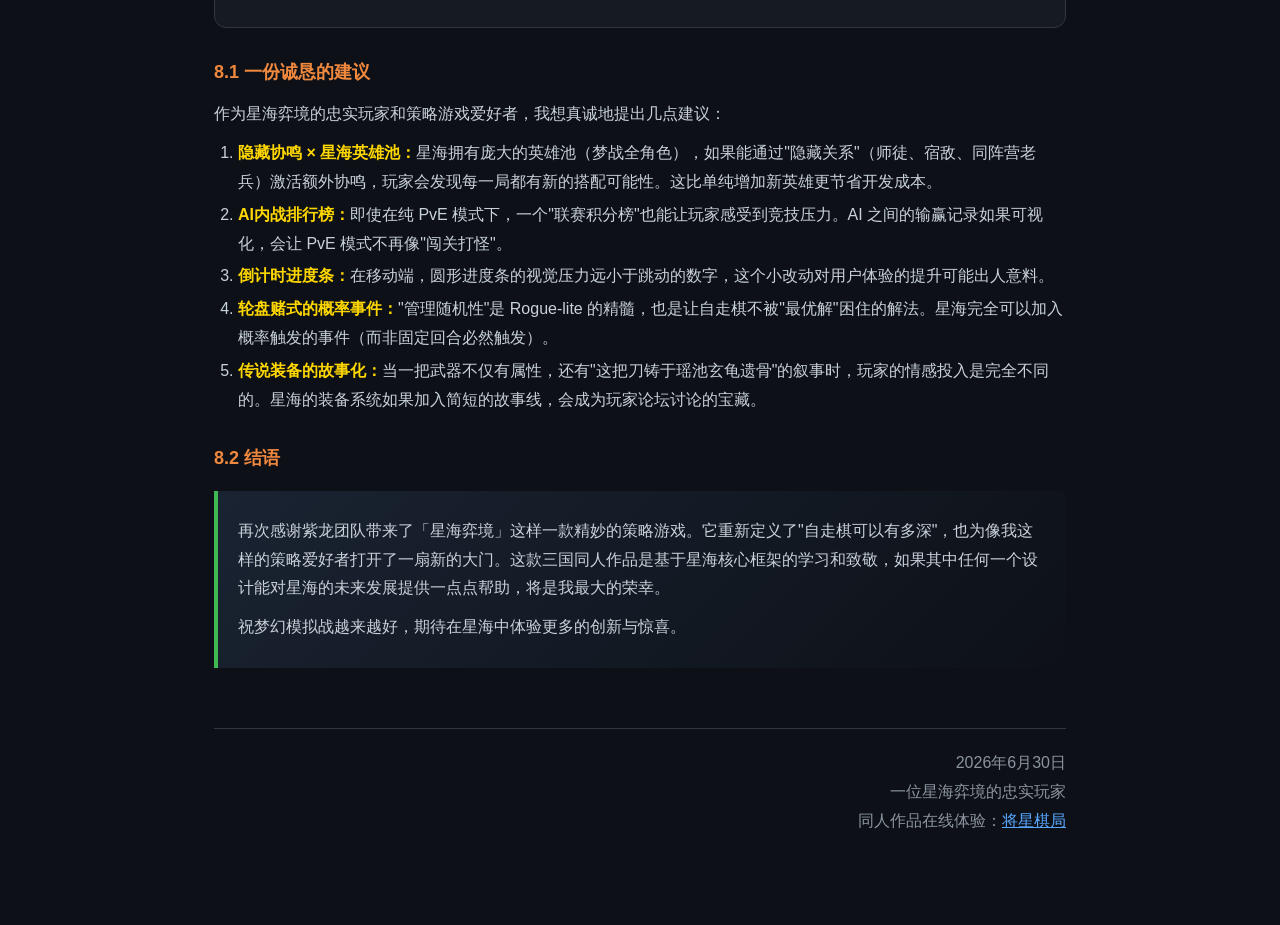
<file: star-ocean-tribute-report.html>
<!DOCTYPE html>
<html lang="zh-CN">
<head>
<meta charset="UTF-8">
<meta name="viewport" content="width=device-width, initial-scale=1.0">
<title>星海弈境致敬报告 — 三国自走棋创新机制全解析</title>
<style>
  * { margin: 0; padding: 0; box-sizing: border-box; }
  body {
    font-family: 'PingFang SC', 'Microsoft YaHei', 'Noto Sans SC', sans-serif;
    background: #0d1117; color: #c9d1d9; line-height: 1.8;
    max-width: 900px; margin: 0 auto; padding: 40px 24px 80px;
  }
  h1 {
    font-size: 28px; color: #ffd700; text-align: center;
    border-bottom: 2px solid #30363d; padding-bottom: 20px; margin-bottom: 12px;
  }
  .subtitle { text-align: center; color: #8b949e; font-size: 14px; margin-bottom: 40px; }
  h2 {
    font-size: 22px; color: #58a6ff; margin: 48px 0 16px;
    padding-left: 12px; border-left: 4px solid #58a6ff;
  }
  h3 {
    font-size: 18px; color: #f0883e; margin: 28px 0 12px;
  }
  p { margin: 10px 0; }
  ul, ol { margin: 10px 0 10px 24px; }
  li { margin: 4px 0; }
  strong { color: #ffd700; }
  em { color: #8b949e; font-style: normal; }
  .card {
    background: #161b22; border: 1px solid #30363d;
    border-radius: 12px; padding: 24px; margin: 20px 0;
  }
  .card h3 { margin-top: 0; color: #ffd700; }
  table {
    width: 100%; border-collapse: collapse; margin: 16px 0;
    font-size: 14px;
  }
  th {
    background: #21262d; color: #ffd700; padding: 10px 12px;
    text-align: left; border-bottom: 2px solid #30363d;
  }
  td {
    padding: 8px 12px; border-bottom: 1px solid #21262d;
    vertical-align: top;
  }
  tr:hover td { background: #161b22; }
  .highlight {
    background: linear-gradient(135deg, #1a2332, #0d1117);
    border-left: 4px solid #3fb950; padding: 16px 20px;
    border-radius: 0 8px 8px 0; margin: 16px 0;
  }
  .tag {
    display: inline-block; padding: 2px 8px; border-radius: 4px;
    font-size: 12px; margin: 2px; font-weight: bold;
  }
  .tag-wei { background: rgba(65,105,225,0.2); color: #4169E1; }
  .tag-shu { background: rgba(255,99,71,0.2); color: #FF6347; }
  .tag-wu  { background: rgba(50,205,50,0.2); color: #32CD32; }
  .tag-qun { background: rgba(218,165,32,0.2); color: #DAA520; }
  .signature {
    text-align: right; margin-top: 60px; padding-top: 20px;
    border-top: 1px solid #30363d; color: #8b949e;
  }
  .toc { font-size: 14px; color: #8b949e; margin-bottom: 32px; }
  .toc a { color: #58a6ff; text-decoration: none; }
  .toc a:hover { text-decoration: underline; }
</style>
</head>
<body>

<h1>星海弈境致敬报告</h1>
<p class="subtitle">三国自走棋同人作品「将星棋局」创新机制全解析 · 致梦幻模拟战运营团队（紫龙官方）</p>

<div class="highlight">
  <strong>敬启者：</strong><br>
  我是一名梦幻模拟战的深度玩家，尤其沉迷于「星海弈境」模式。星海弈境将传统自走棋与战棋的策略深度完美融合，是我接触过最精妙的策略对战设计之一。出于对星海的热爱，我以三国题材为背景开发了一款致敬性质的自走棋同人作品「将星棋局」，在借鉴星海核心框架的基础上尝试了一系列机制创新。现将这些设计思路整理成报告，向紫龙官方表达敬意与感谢，也希望能为星海弈境未来的进阶发展提供一些灵感。
</div>

<div class="toc">
  <strong>目录</strong><br>
  一、整体架构概览 · 二、职业兵种双规制 · 三、传说模式与隐藏协鸣 · 四、轮盘赌激发机制 · 五、AI内战系统 · 六、商店经济与等级体系 · 七、科技装备与组件系统 · 八、创新总结与建议
</div>

<!-- ═══════════ 一 ═══════════ -->
<h2>一、整体架构概览</h2>

<div class="card">
  <h3>游戏定位</h3>
  <p>「将星棋局」是一款三国题材的 PvE 自走棋，玩家操控棋盘上的武将阵容，对抗7组风格各异的 AI 对手。核心循环：<strong>准备阶段</strong>（备战布阵/商店购买/科技升级）→ <strong>战斗阶段</strong>（自动战斗/协鸣生效/动画演出）→ <strong>结算阶段</strong>（金币收入/装备掉落/科技奖励）→ 下一回合。</p>

  <table>
    <tr><th>项目</th><th>数据</th></tr>
    <tr><td>武将总数</td><td>38 张（1-5 费）</td></tr>
    <tr><td>阵营数量</td><td>4 个（<span class="tag tag-wei">魏</span> <span class="tag tag-shu">蜀</span> <span class="tag tag-wu">吴</span> <span class="tag tag-qun">群</span>）</td></tr>
    <tr><td>职业数量</td><td>6 个（战士/骑兵/坦克/法师/弓手/辅助）</td></tr>
    <tr><td>兵种类型</td><td>8 种（骑兵/弓兵/刺客/步兵/枪兵/策士/重装/魔物）</td></tr>
    <tr><td>常规协鸣</td><td>10 条（4阵营 + 6职业 + 魔王）</td></tr>
    <tr><td>隐藏协鸣</td><td>21 条（分布在5层传说模式下）</td></tr>
    <tr><td>科技选项</td><td>10 项永久加成</td></tr>
    <tr><td>装备道具</td><td>28 件（含传说武器与阵营/职业组件）</td></tr>
    <tr><td>商店等级</td><td>1-9 级（科技可提升至10级）</td></tr>
    <tr><td>AI 对手</td><td>7 组（各具战术风格）</td></tr>
    <tr><td>回合上限</td><td>25 回合</td></tr>
  </table>
</div>

<!-- ═══════════ 二 ═══════════ -->
<h2>二、职业兵种双规制 — 核心差异化设计</h2>

<div class="highlight">
  <strong>设计思路：</strong>传统自走棋中，英雄的"定位"往往是单一的。星海弈境的精妙之处在于将"职业"与"兵种"分离为两个独立维度，让每个武将在阵容搭配中扮演多重角色。本作品将这一设计发扬光大，形成了 <strong>职业 × 兵种</strong> 的双轨制体系。
</div>

<h3>2.1 职业系统（协鸣触发维度）</h3>
<p>每个武将拥有 6 大职业之一，职业用于触发<strong>协鸣加成</strong>。场上同职业武将数量达到阈值后激活梯队效果：</p>

<table>
  <tr><th>职业</th><th>2级阈值</th><th>4级阈值</th><th>6级阈值</th><th>8/9级阈值</th></tr>
  <tr>
    <td><strong>⚔️ 战士</strong></td>
    <td>2人：攻+10 防+5</td><td>4人：攻+20 防+10</td><td>6人：攻+30 防+15 +范围增伤20%</td><td>8人：攻+40 防+20 +先攻</td>
  </tr>
  <tr>
    <td><strong>🐎 骑兵</strong></td><td>2人：攻+10 速+10%</td><td>4人：攻+20 速+15%</td><td>6人：攻+30 速+20% +冲锋+25%</td><td>8人：攻+40 +反冲</td>
  </tr>
  <tr>
    <td><strong>🛡️ 坦克</strong></td><td>2人：减伤10%</td><td>4人：减伤20%</td><td>6人：减伤30% +嘲讽</td><td>8人：减伤40% +额外减伤</td>
  </tr>
  <tr>
    <td><strong>🔮 法师</strong></td><td colspan="2">3人：技能伤害+25%</td><td colspan="2">6人：+50% +冷却-20% | 9人：+80% +双重施法</td>
  </tr>
  <tr>
    <td><strong>🏹 弓手</strong></td><td>2人：攻+20</td><td>4人：攻+40 射程+1</td><td>6人：攻+60 全屏射程+免疫反击</td><td>—</td>
  </tr>
  <tr>
    <td><strong>💚 辅助</strong></td><td>3人：治疗+30%</td><td>5人：每秒回复1%</td><td>7人：全属性+15%</td><td>9人：复活1次</td>
  </tr>
</table>

<h3>2.2 兵种克制链（战场博弈维度）</h3>
<p>每个武将还独立拥有<strong>兵种类型</strong>，兵种不参与协鸣计算，而是驱动战场上的<strong>克制关系</strong>。这是一个完全独立于职业的第二维度：</p>

<div class="card" style="text-align: center; font-size: 16px;">
  <div style="margin: 12px 0;">
    🐎 <strong>骑兵</strong> —克制→ 🏹 <strong>弓兵</strong> —克制→ 🗡️ <strong>刺客</strong> —克制→ ⚔️ <strong>步兵</strong> —克制→ 🛡️ <strong>枪兵</strong> —克制→ 🐎 <strong>骑兵</strong>
  </div>
  <p style="color: #8b949e; font-size: 14px;">克制方对被克制方造成 <strong>+20%~25%</strong> 额外伤害</p>
  <p style="color: #8b949e; font-size: 14px;">🪄 策士 / 🏰 重装 / 👹 魔物：不参与克制链</p>
</div>

<h3>2.3 双规制实战意义</h3>
<ul>
  <li><strong>阵容深度翻倍：</strong>一个骑兵职业的英雄可能是弓兵兵种，形成"关兴杀关羽"的有趣克制反转。</li>
  <li><strong>拼图式组队：</strong>玩家需要同时考虑"凑齐4战士的协鸣加成"和"避免被对手兵种克制"，双重约束迫使更高策略深度。</li>
  <li><strong>克制链的动态博弈：</strong>面对7组AI各异的兵种构成，玩家需要在每轮战斗前调整站位和阵容，而非一套阵容打到底。</li>
</ul>

<div class="highlight">
  <strong>对星海弈境的启示：</strong>如果星海的英雄也能引入"兵种"第二维度（如枪兵/剑士/弓手/魔法/飞行），在当前魔幻题材下会诞生非常丰富的克制链玩法。同时兵种克制的视觉表现（对克/被克浮动箭头）是极佳的 UX 优化点。</div>

<!-- ═══════════ 三 ═══════════ -->
<h2>三、传说模式与隐藏协鸣 — Rogue-lite 式策略变量</h2>

<div class="highlight">
  <strong>设计思路：</strong>传统自走棋的协鸣系统是"确定的"——同一个阵容永远提供相同的加成。本作品引入<strong>隐藏协鸣</strong>机制，每局游戏随机选定一个"传说模式层"，该层下隐藏的历史/神话关系被激活，让同一套三国阵容衍生出完全不同的战术可能性。这是一个 Rogue-lite 思想的巧妙嫁接。
</div>

<h3>3.1 五层传说模式</h3>

<table>
  <tr><th>模式</th><th>主题</th><th>激活的隐藏协鸣</th><th>设计理念</th></tr>
  <tr>
    <td><strong>🌅 起源故事</strong></td>
    <td>三国演义经典叙事</td>
    <td>桃园结义（刘关张）、虎父无犬子（关平+关羽/张苞+张飞）</td>
    <td>最温和、最符合直觉的隐藏协鸣，新手友好</td>
  </tr>
  <tr>
    <td><strong>📖 传统演义</strong></td>
    <td>小说经典群像</td>
    <td>五虎将（关张赵马黄）、五子良将（张辽/乐进/于禁/张郃/徐晃）、军师（计策协同）</td>
    <td>跨阵营收集玩法，「五虎+五子」双线竞争</td>
  </tr>
  <tr>
    <td><strong>⚔️ 史实逻辑</strong></td>
    <td>真实历史关联</td>
    <td>短命鬼（英年早逝群）、赤壁/下邳事件链、七星续命、绿豆盟</td>
    <td>高门槛高回报，玩法与历史知识正相关</td>
  </tr>
  <tr>
    <td><strong>🐉 神话三国</strong></td>
    <td>神兽与超自然</td>
    <td>四圣兽（青龙/凤凰/玄武/白虎）、兵器谱、前世因果、紫微断章、青梅煮酒</td>
    <td>最高随机性+最高上限，神兽凑齐可触发「四象轮转」终极协鸣</td>
  </tr>
  <tr>
    <td><strong>👑 天命所归</strong></td>
    <td>王权与命运</td>
    <td>皇帝（曹操/刘备/汉献帝）、天命、魔王 vs 魔剑士</td>
    <td>政治线，魔王是全场光环+双刃剑设计</td>
  </tr>
</table>

<h3>3.2 隐藏协鸣的触发机制</h3>
<p>隐藏协鸣与常规协鸣完全独立运行：</p>
<ol>
  <li>每个武将除了阵营和职业外，还携带若干 <strong>tags</strong>（隐藏标签），如 <code>five_tigers</code>、<code>dragon</code>、<code>emperor</code>、<code>tactician</code> 等。</li>
  <li><strong>只有当前选定传说模式层的 tags 才会被激活计算。</strong> 例如，若轮盘选中「神话三国」，则「五虎将」标签完全被屏蔽，「龙族」标签才生效。</li>
  <li>同一武将可以同时参与多个隐藏协鸣。例如关羽同时触发「五虎将」「龙族」「玄武」三个隐藏线（如果对应模式层被激活）。</li>
  <li>隐藏协鸣与常规协鸣效果叠加，但通过独立的加成计算避免重复叠加。</li>
</ol>

<h3>3.3 传说武器系统</h3>
<p>部分装备携带<strong>传说属性</strong>，在特定隐藏模式下产生额外效果：</p>
<ul>
  <li><strong>青龙偃月刀</strong>：攻击+25 暴击+10%，对龙族额外+30%伤害（关羽专属）</li>
  <li><strong>九黎焚天刀</strong>：凤凰族协鸣计数+1（华雄掌刀，张角与凤凰族交易锻造）</li>
  <li><strong>青釭剑</strong>：与关羽对战时双方攻速+15%（剐龙台监斩之刃）</li>
</ul>

<div class="highlight">
  <strong>对星海弈境的启示：</strong>隐藏协鸣将 Rogue-lite 的"每局不同"体验引入自走棋。星海的英雄如果也能拥有隐藏标签（比如"兰斯阵营老兵"、"波赞鲁追随者"），在某些局被激活而另一些局沉寂，将极大地提升重复可玩性。同时传说装备的"故事性描述"为装备赋予了情感联结，这是战棋游戏长期被忽视的叙事潜力。</div>

<!-- ═══════════ 四 ═══════════ -->
<h2>四、轮盘赌激发机制 — 概率化策略转折</h2>

<div class="highlight">
  <strong>设计思路：</strong>如果传说模式由玩家自由选择，最优解会很快收敛，失去惊喜感。本作品设计了<strong>轮盘赌（Roulette）</strong>机制——每5回合一次随机选定主模式，第6轮（首次重转）仅 40% 概率触发，为玩家保留策略发展的弹性。这是从"确定性"到"管理随机性"的设计跃迁。
</div>

<h3>4.1 轮盘赌的时序设计</h3>

<table>
  <tr><th>回合</th><th>事件</th><th>概率</th><th>设计意图</th></tr>
  <tr>
    <td><strong>开局</strong></td>
    <td>首次轮盘赌确定初始模式</td>
    <td>100%（5模式等概率）</td>
    <td>为整局定调，但不设"常规模式"安全选项（未来考虑加入）</td>
  </tr>
  <tr>
    <td><strong>第6轮</strong></td>
    <td>首次重转机会</td>
    <td>40% 触发 / 60% 走科技三选一</td>
    <td>概率化设计：不强制改变模式，让玩家有机会稳定发展积累的策略</td>
  </tr>
  <tr>
    <td><strong>第11轮起</strong></td>
    <td>此后每5轮触发</td>
    <td>100%</td>
    <td>后期模式切换频率加快，避免单模式策略疲劳</td>
  </tr>
</table>

<h3>4.2 为什么不是 100% 第六轮触发？</h3>
<ul>
  <li><strong>策略连续性：</strong>玩家在前5轮积累的协鸣搭配、商店投资、组件装备都围绕当前模式构建。第六轮强行切换可能打乱全部布局，造成挫败感。</li>
  <li><strong>40% 是"风险与机遇"的黄金分割：</strong>提供足够的新鲜感但不至于让每次游戏都变成"模式赌博"，玩家可以选择性地为"可能切换"预留阵容弹性。</li>
  <li><strong>未触发≠损失：</strong>60% 概率走常规科技三选一，确保不亏资源，是"惊喜 or 稳定"的二选一。</li>
</ul>

<div class="highlight">
  <strong>对星海弈境的启示：</strong>星海的科技/装备系统完全可以引入类似的"概率化策略转折"，比如每5回合有概率触发一次"传说挑战"（击败特殊敌人获得稀有奖励），而非必定触发。概率化让每次重玩都是独特体验，同时避免了"最优决策树"被玩家穷举。</div>

<!-- ═══════════ 五 ═══════════ -->
<h2>五、AI 内战系统 — 多人异步竞技模拟</h2>

<div class="highlight">
  <strong>设计思路：</strong>PvE 自走棋的最大挑战是让 AI 对手"像真人一样策略多变"。本作品用 <strong>7 组风格化 AI + 组间自动内战</strong> 模拟了一个微缩的多人竞技生态，玩家每次对战的对手是"从内部竞争中筛选出的强者"。
</div>

<h3>5.1 七组 AI 对手档案</h3>

<table>
  <tr><th>AI</th><th>风格</th><th>偏好的核心协鸣</th><th>战术特征</th></tr>
  <tr><td>🐎 <strong>冲锋派</strong></td><td>骑兵突击/速度压制</td><td>cavalry（骑兵）</td><td>高机动、高攻速，弱于枪兵阵容</td></tr>
  <tr><td>💪 <strong>强人卡</strong></td><td>高星英雄/数据碾压</td><td>warrior（战士）</td><td>单体强度优先，追求三星</td></tr>
  <tr><td>🛡️ <strong>装备流</strong></td><td>堆叠装备/坦克肉盾</td><td>tank（坦克）</td><td>高防高血，慢节奏消耗战</td></tr>
  <tr><td>🏹 <strong>远程党</strong></td><td>远程协同压制</td><td>archer（弓手）</td><td>高输出脆皮，怕近身冲锋</td></tr>
  <tr><td>🔬 <strong>科技派</strong></td><td>辅助治疗/科技加成</td><td>support（辅助）</td><td>续航型，依赖科技树</td></tr>
  <tr><td>🎲 <strong>运气党</strong></td><td>随机应变/混搭</td><td>shu（蜀）</td><td>不可预测，阵容多变</td></tr>
  <tr><td>⚖️ <strong>均衡派</strong></td><td>攻守兼备/全面发展</td><td>wei（魏）</td><td>全能型，无明显短板</td></tr>
</table>

<h3>5.2 每轮的组间内战模拟</h3>
<ol>
  <li>玩家与随机匹配的 AI 对手进行主战（有完整战斗动画）。</li>
  <li><strong>其他6组 AI 同时进行组间自动内战</strong>（后台快速模拟，无动画渲染）。</li>
  <li>AI 内战的胜负影响 AI 的血量（AI HP），AI 被淘汰后不再参与轮换。</li>
  <li>AI 内战中败方的损失血量 = 胜方存活棋子数 × 固定系数。</li>
  <li>玩家可以在右侧面板实时查看<strong>所有 AI 的存活状态和血量</strong>，了解竞争态势。</li>
</ol>

<div class="highlight">
  <strong>对星海弈境的启示：</strong>这是一个被低估但极具潜力的设计。如果星海能实现"AI 内战模拟"，即使纯 PvE 模式下也能创造出"联赛积分榜"的竞技感。更进一步，可以将 AI 内战的结果可视化（简单的对战记录），让玩家感觉自己是"8人大逃杀"中的一员而非孤立的打怪者。</div>

<!-- ═══════════ 六 ═══════════ -->
<h2>六、商店经济与等级体系</h2>

<h3>6.1 分阶升级 · 取代固定花费</h3>
<p>区别于传统自走棋"攒够一大笔金币一次性升级"的模式，本作品设计了<strong>分次渐进式升级</strong>：</p>

<table>
  <tr><th>目标等级</th><th>单次花费</th><th>需要购买次数</th><th>总花费</th><th>设计意图</th></tr>
  <tr><td>Lv.1 → 2</td><td>2 💰</td><td>1 次</td><td>2</td><td>快速起步，尽早解锁2费</td></tr>
  <tr><td>Lv.2 → 3</td><td>3 💰</td><td>2 次</td><td>6</td><td>逐步加高门槛</td></tr>
  <tr><td>Lv.3 → 4</td><td>4 💰</td><td>3 次</td><td>12</td><td>金币管理 vs 即时战力抉择</td></tr>
  <tr><td>Lv.4 → 6</td><td>6 💰</td><td>4/5/6 次</td><td>24→36</td><td>中期主要金币消耗点</td></tr>
  <tr><td>Lv.7 → 9</td><td>8 💰</td><td>7/8/9 次</td><td>56→72</td><td>后期等级投资的重量感</td></tr>
  <tr><td>Lv.10</td><td colspan="2">仅通过科技「商店等级+1」</td><td>—</td><td>科技=最终突破，1-2费绝迹</td></tr>
</table>

<h3>6.2 创新点：分批消费降低心理门槛</h3>
<ul>
  <li><strong>2金币/次</strong> 的低客单价让玩家在第一轮就能体验"升级"的快感。</li>
  <li>进度条视觉反馈（进度条填充+购买次数计数）让每次小额消费都有即时满足感。</li>
  <li>避免了"攒8~12金币却升不起级"的负面体验。</li>
  <li>商店等级10的特殊规则（屏蔽1-2费）为后期阵容的精炼提供了独特价值。</li>
</ul>

<div class="highlight">
  <strong>对星海弈境的启示：</strong>"分次渐进升级"是一个经过玩家心理验证的好设计。星海如果采用类似的分阶 + 进度条模式，可以显著降低玩家对升级花费的焦虑感，尤其是在移动端，小额操作比一次性大额操作更符合触屏交互直觉。</div>

<!-- ═══════════ 七 ═══════════ -->
<h2>七、科技装备与组件系统</h2>

<h3>7.1 十项科技 · 永久战略投资</h3>
<table>
  <tr><th>科技</th><th>效果</th><th>战略定位</th></tr>
  <tr><td>⚔️ 锋锐锻造</td><td>全体攻击+10%</td><td>进攻型通用 buff</td></tr>
  <tr><td>❤️ 坚韧不屈</td><td>全体血量+15%</td><td>防御型通用 buff</td></tr>
  <tr><td>🛡️ 铁壁堡垒</td><td>全体防御+15%</td><td>坦克阵容强化</td></tr>
  <tr><td>💨 疾风步法</td><td>全体攻速+10%</td><td>骑兵/弓手阵容强化</td></tr>
  <tr><td>💰 开源节流</td><td>每回合+2金币</td><td>经济型，越早拿收益越大</td></tr>
  <tr><td>💢 致命一击</td><td>全体暴击+10%</td><td>爆发型阵容强化</td></tr>
  <tr><td>🔭 鹰眼训练</td><td>近战攻击距离+1</td><td>突破射程限制</td></tr>
  <tr><td>💚 复苏之风</td><td>每回合回复5%血</td><td>续航型</td></tr>
  <tr><td>🏷️ 市场优惠</td><td>刷新费用-1</td><td>商店运营型</td></tr>
  <tr><td>⬆️ 商店等级+1</td><td>突破9级上限</td><td>终局突破，高风险高回报</td></tr>
</table>

<h3>7.2 阵营/职业组件 · 协鸣计数的"万能拼图"</h3>
<p>10 种组件（4阵营 + 6职业）可以装备到任意武将上，让该武将<strong>额外参与对应协鸣的计数</strong>。例如：</p>
<ul>
  <li>把「蜀国组件」装备到关羽上 → 关羽在蜀协鸣中计数+1（本身已计1，现在计2）</li>
  <li>把「法师组件」装备到甘宁（吴·弓手）上 → 甘宁参与法师协鸣计数</li>
</ul>
<p>组件的获取渠道：① 科技轮中 33.3% 概率出现在第3格 ② 战斗后有 5% 概率掉落。</p>

<div class="highlight">
  <strong>对星海弈境的启示：</strong>组件系统是一个极简但强大的设计——一个道具就改变了阵容的协鸣方程。星海如果引入类似的"阵营徽章"（装备后该英雄被视为X阵营），将催生出大量非传统的阵容搭配，大幅延缓策略最优解的收敛速度。</div>

<!-- ═══════════ 八 ═══════════ -->
<h2>八、创新总结与建议</h2>

<div class="card">
  <h3>🔑 核心创新点汇总</h3>
  <table>
    <tr><th style="width: 30%;">创新机制</th><th>核心思想</th><th>对星海的可迁移性</th></tr>
    <tr>
      <td>职业+兵种双规制</td>
      <td>协鸣和克制两个独立维度并行</td>
      <td>⭐⭐⭐⭐⭐ 高 — 增加战场策略深度，UX 成本低</td>
    </tr>
    <tr>
      <td>隐藏协鸣+传说模式</td>
      <td>Rogue-lite 式每局变量</td>
      <td>⭐⭐⭐⭐⭐ 高 — 极大提升重玩价值</td>
    </tr>
    <tr>
      <td>轮盘赌概率化触发</td>
      <td>管理随机性 > 消除随机性</td>
      <td>⭐⭐⭐⭐ 中高 — 需要精细调参</td>
    </tr>
    <tr>
      <td>AI内战生态</td>
      <td>模拟多人竞技的"生存压力"</td>
      <td>⭐⭐⭐⭐ 中高 — 实现成本可控，沉浸感回报高</td>
    </tr>
    <tr>
      <td>分次渐进商店升级</td>
      <td>小额多次>大额一次性</td>
      <td>⭐⭐⭐⭐⭐ 高 — 移动端交互优化明显</td>
    </tr>
    <tr>
      <td>阵营/职业组件系统</td>
      <td>一个道具打破协鸣约束</td>
      <td>⭐⭐⭐⭐⭐ 高 — 低成本高回报的设计杠杆</td>
    </tr>
    <tr>
      <td>30秒准备倒计时</td>
      <td>进度条替代数字，视觉压力降低</td>
      <td>⭐⭐⭐ 中 — UX 细节优化</td>
    </tr>
  </table>
</div>

<h3>8.1 一份诚恳的建议</h3>
<p>作为星海弈境的忠实玩家和策略游戏爱好者，我想真诚地提出几点建议：</p>
<ol>
  <li><strong>隐藏协鸣 × 星海英雄池：</strong>星海拥有庞大的英雄池（梦战全角色），如果能通过"隐藏关系"（师徒、宿敌、同阵营老兵）激活额外协鸣，玩家会发现每一局都有新的搭配可能性。这比单纯增加新英雄更节省开发成本。</li>
  <li><strong>AI内战排行榜：</strong>即使在纯 PvE 模式下，一个"联赛积分榜"也能让玩家感受到竞技压力。AI 之间的输赢记录如果可视化，会让 PvE 模式不再像"闯关打怪"。</li>
  <li><strong>倒计时进度条：</strong>在移动端，圆形进度条的视觉压力远小于跳动的数字，这个小改动对用户体验的提升可能出人意料。</li>
  <li><strong>轮盘赌式的概率事件：</strong>"管理随机性"是 Rogue-lite 的精髓，也是让自走棋不被"最优解"困住的解法。星海完全可以加入概率触发的事件（而非固定回合必然触发）。</li>
  <li><strong>传说装备的故事化：</strong>当一把武器不仅有属性，还有"这把刀铸于瑶池玄龟遗骨"的叙事时，玩家的情感投入是完全不同的。星海的装备系统如果加入简短的故事线，会成为玩家论坛讨论的宝藏。</li>
</ol>

<h3>8.2 结语</h3>
<div class="highlight">
  <p>再次感谢紫龙团队带来了「星海弈境」这样一款精妙的策略游戏。它重新定义了"自走棋可以有多深"，也为像我这样的策略爱好者打开了一扇新的大门。这款三国同人作品是基于星海核心框架的学习和致敬，如果其中任何一个设计能对星海的未来发展提供一点点帮助，将是我最大的荣幸。</p>
  <p>祝梦幻模拟战越来越好，期待在星海中体验更多的创新与惊喜。</p>
</div>

<p class="signature">
  2026年6月30日<br>
  一位星海弈境的忠实玩家<br>
  同人作品在线体验：<a href="https://0738e1160c95448f8e2e7d20e8810f9c.app.codebuddy.work" style="color: #58a6ff;">将星棋局</a>
</p>

</body>
</html>
</file>
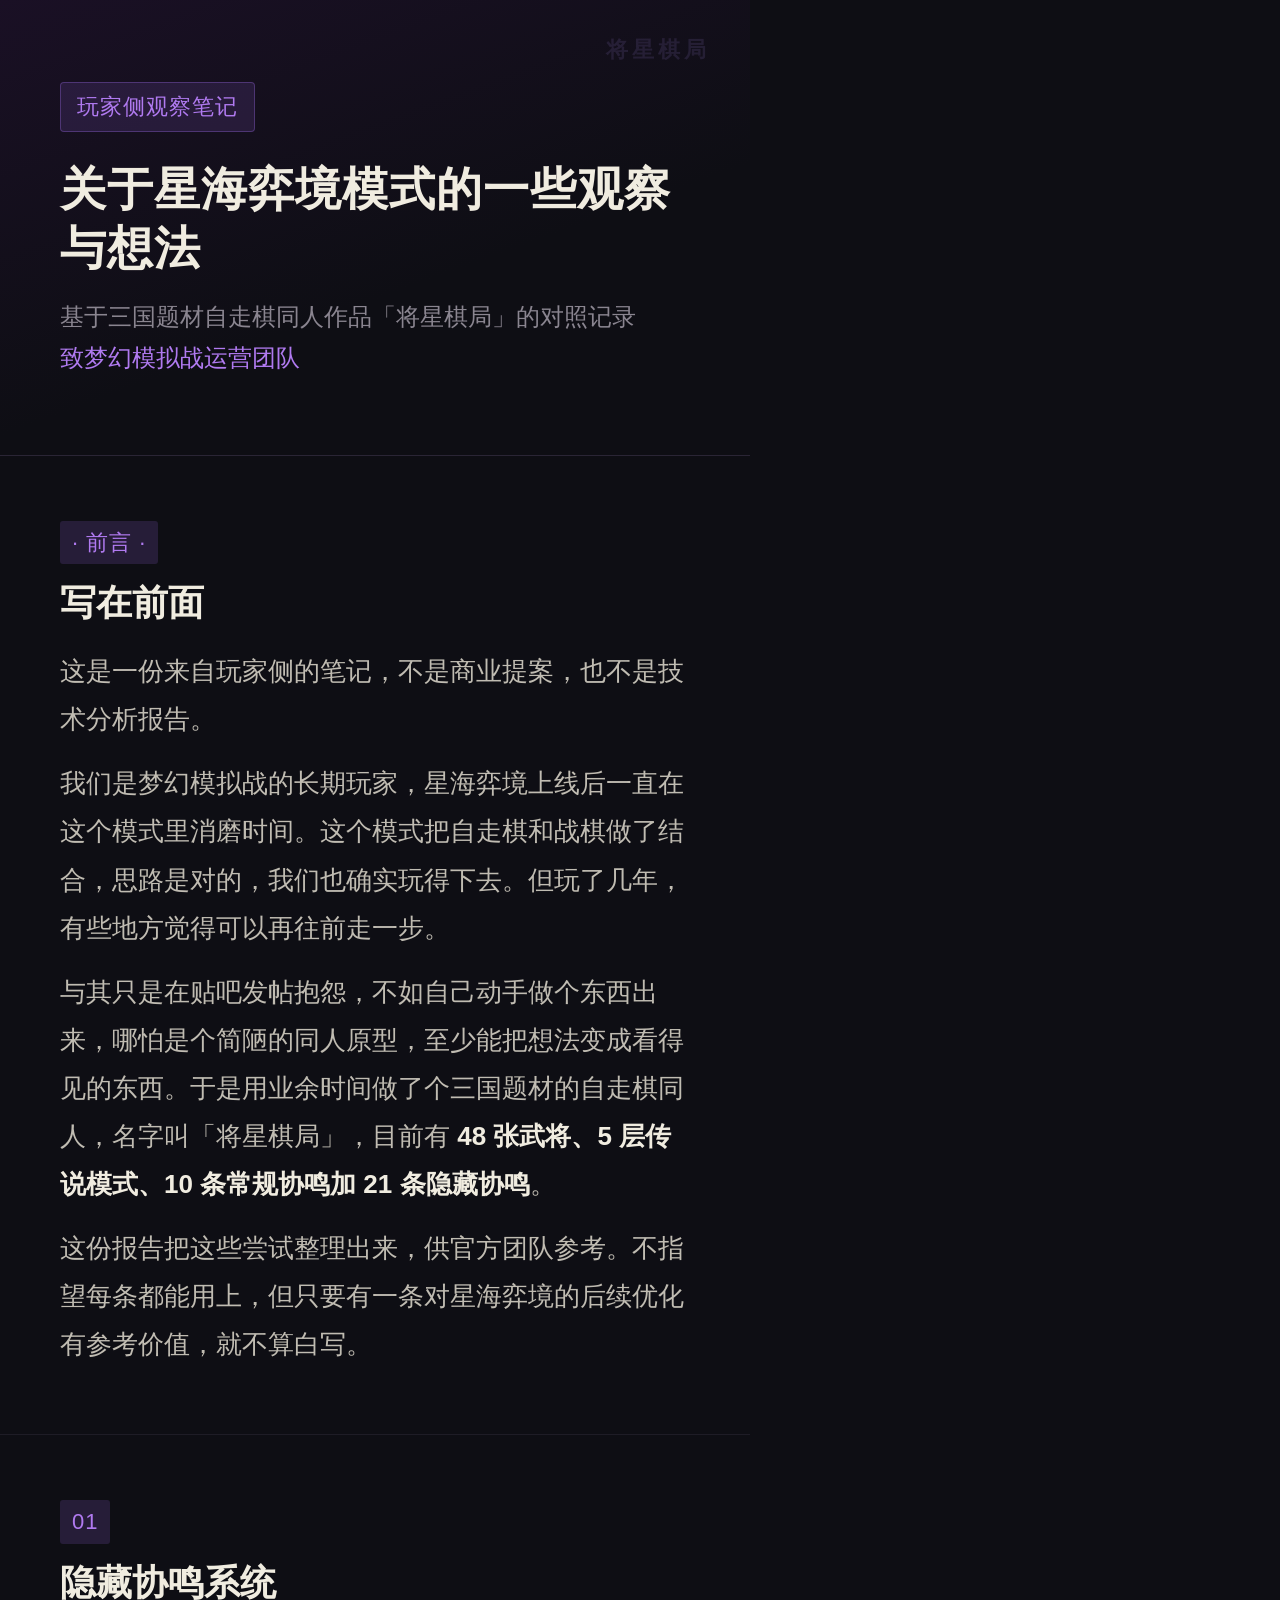
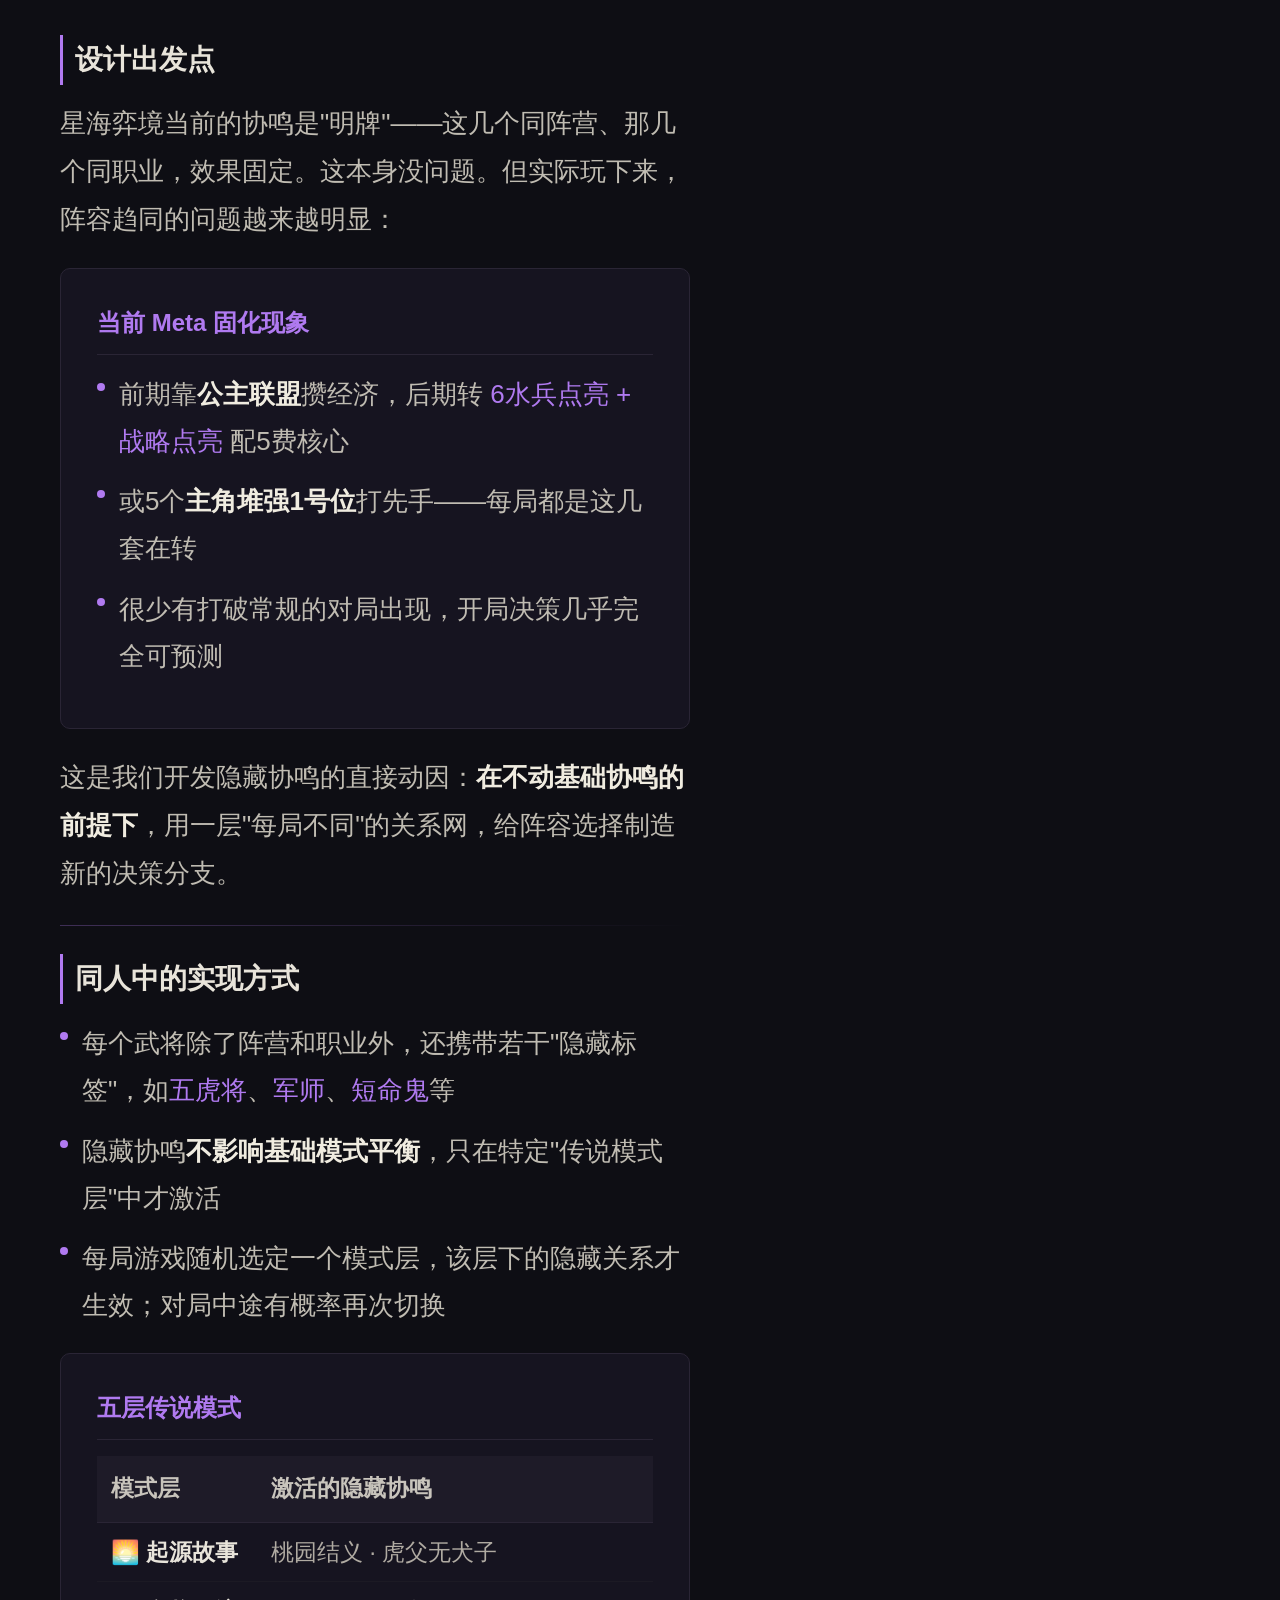
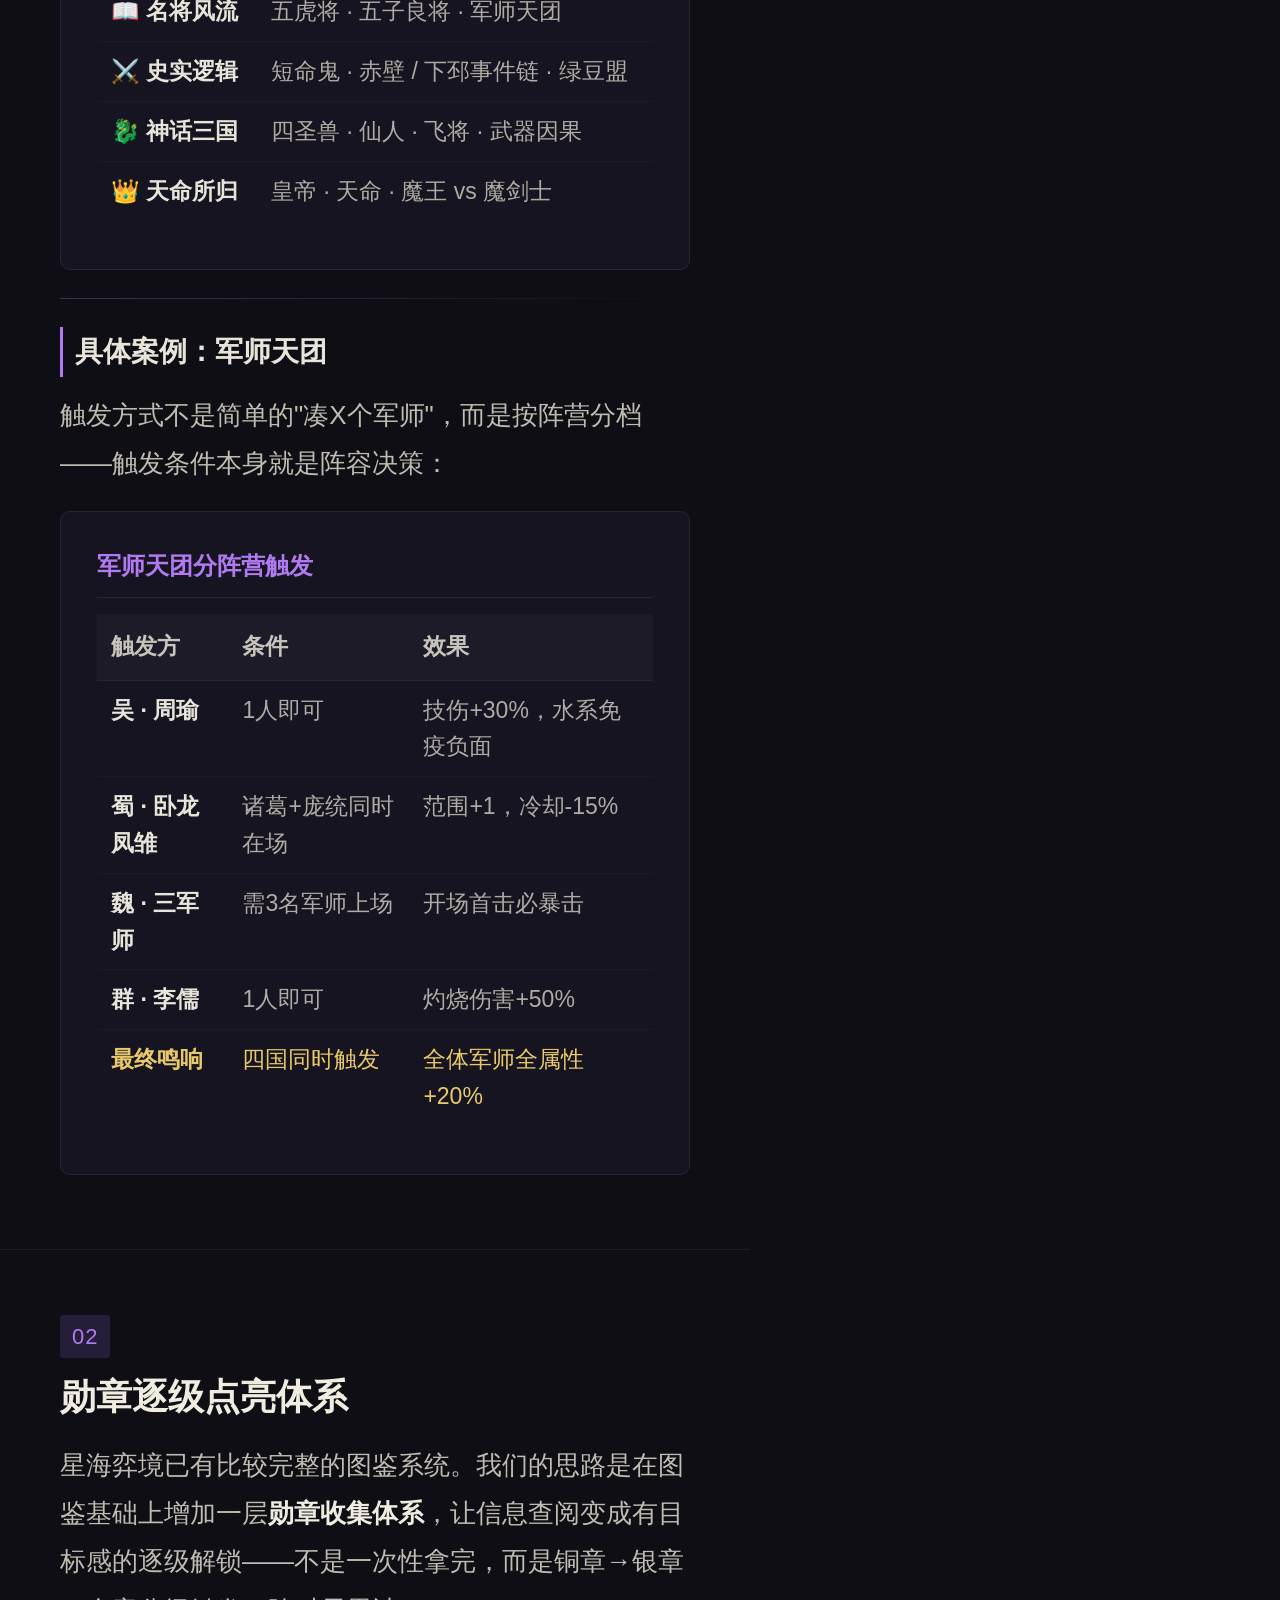
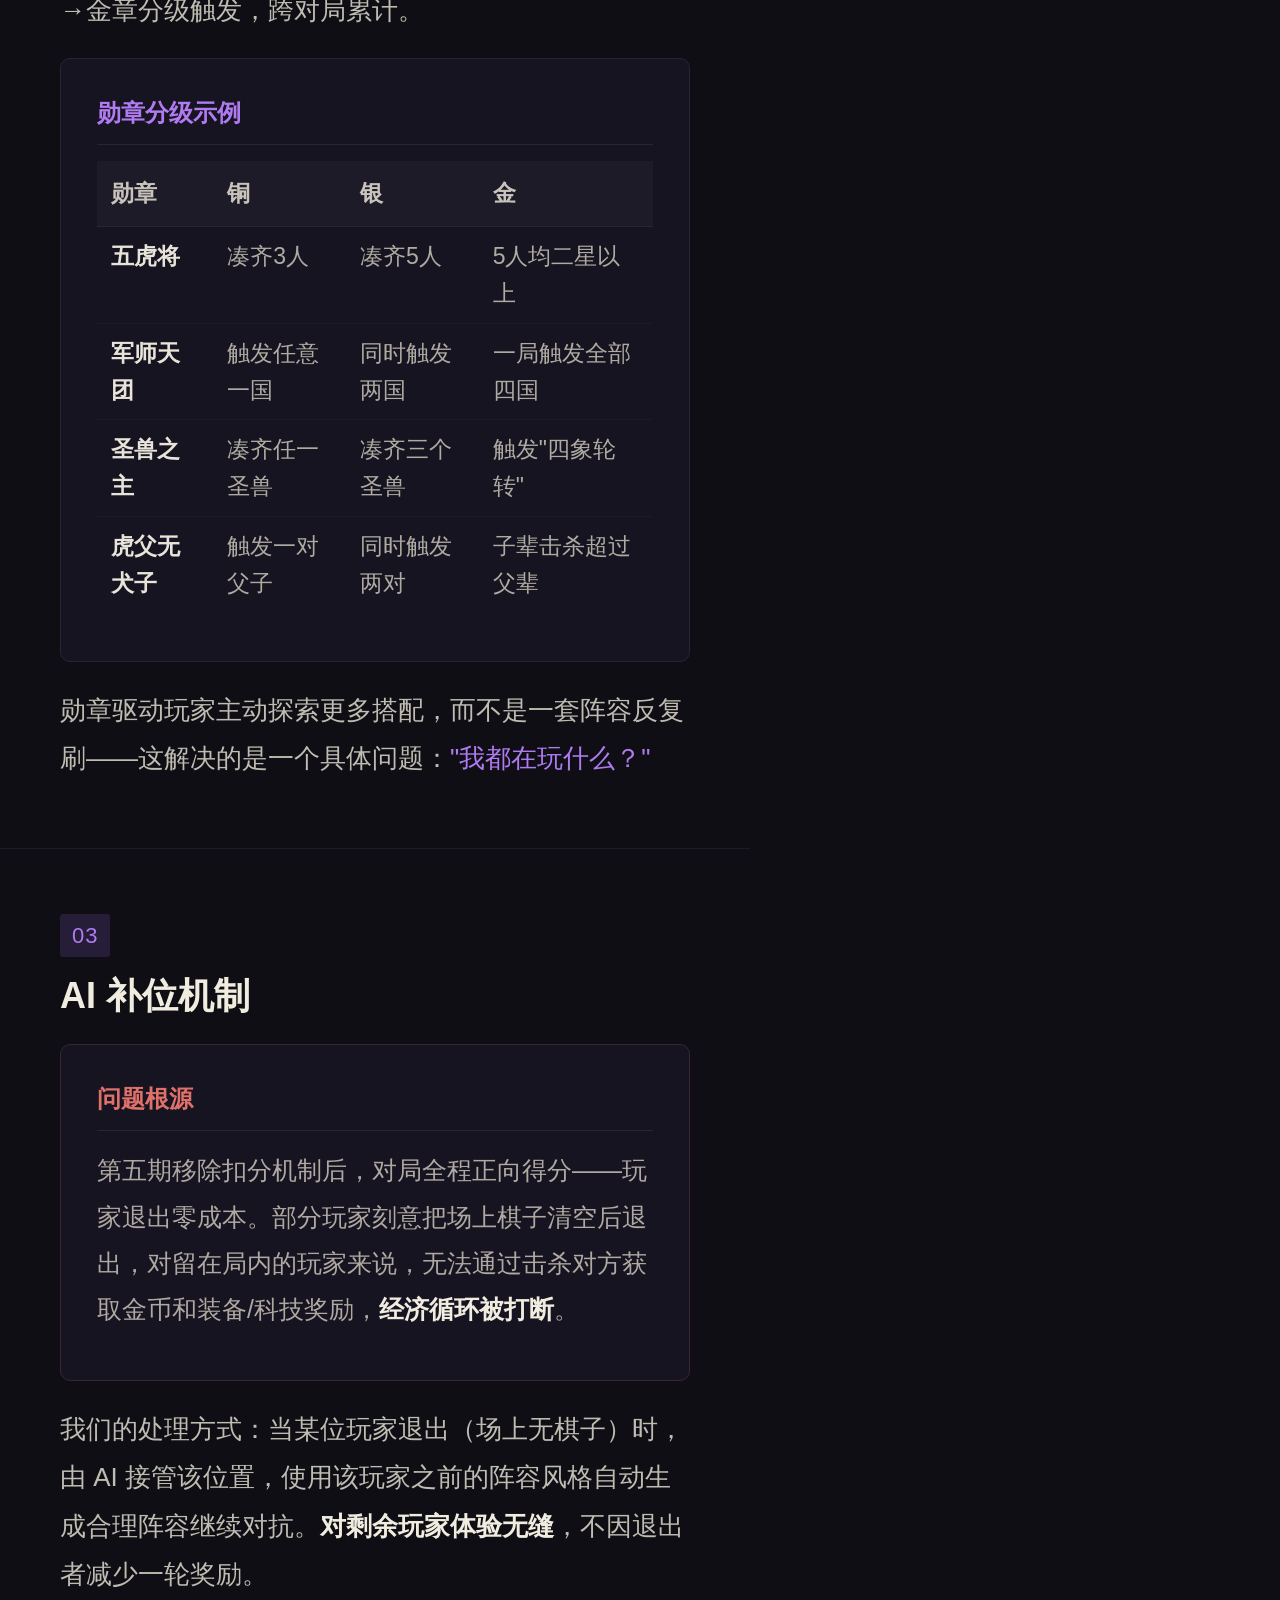
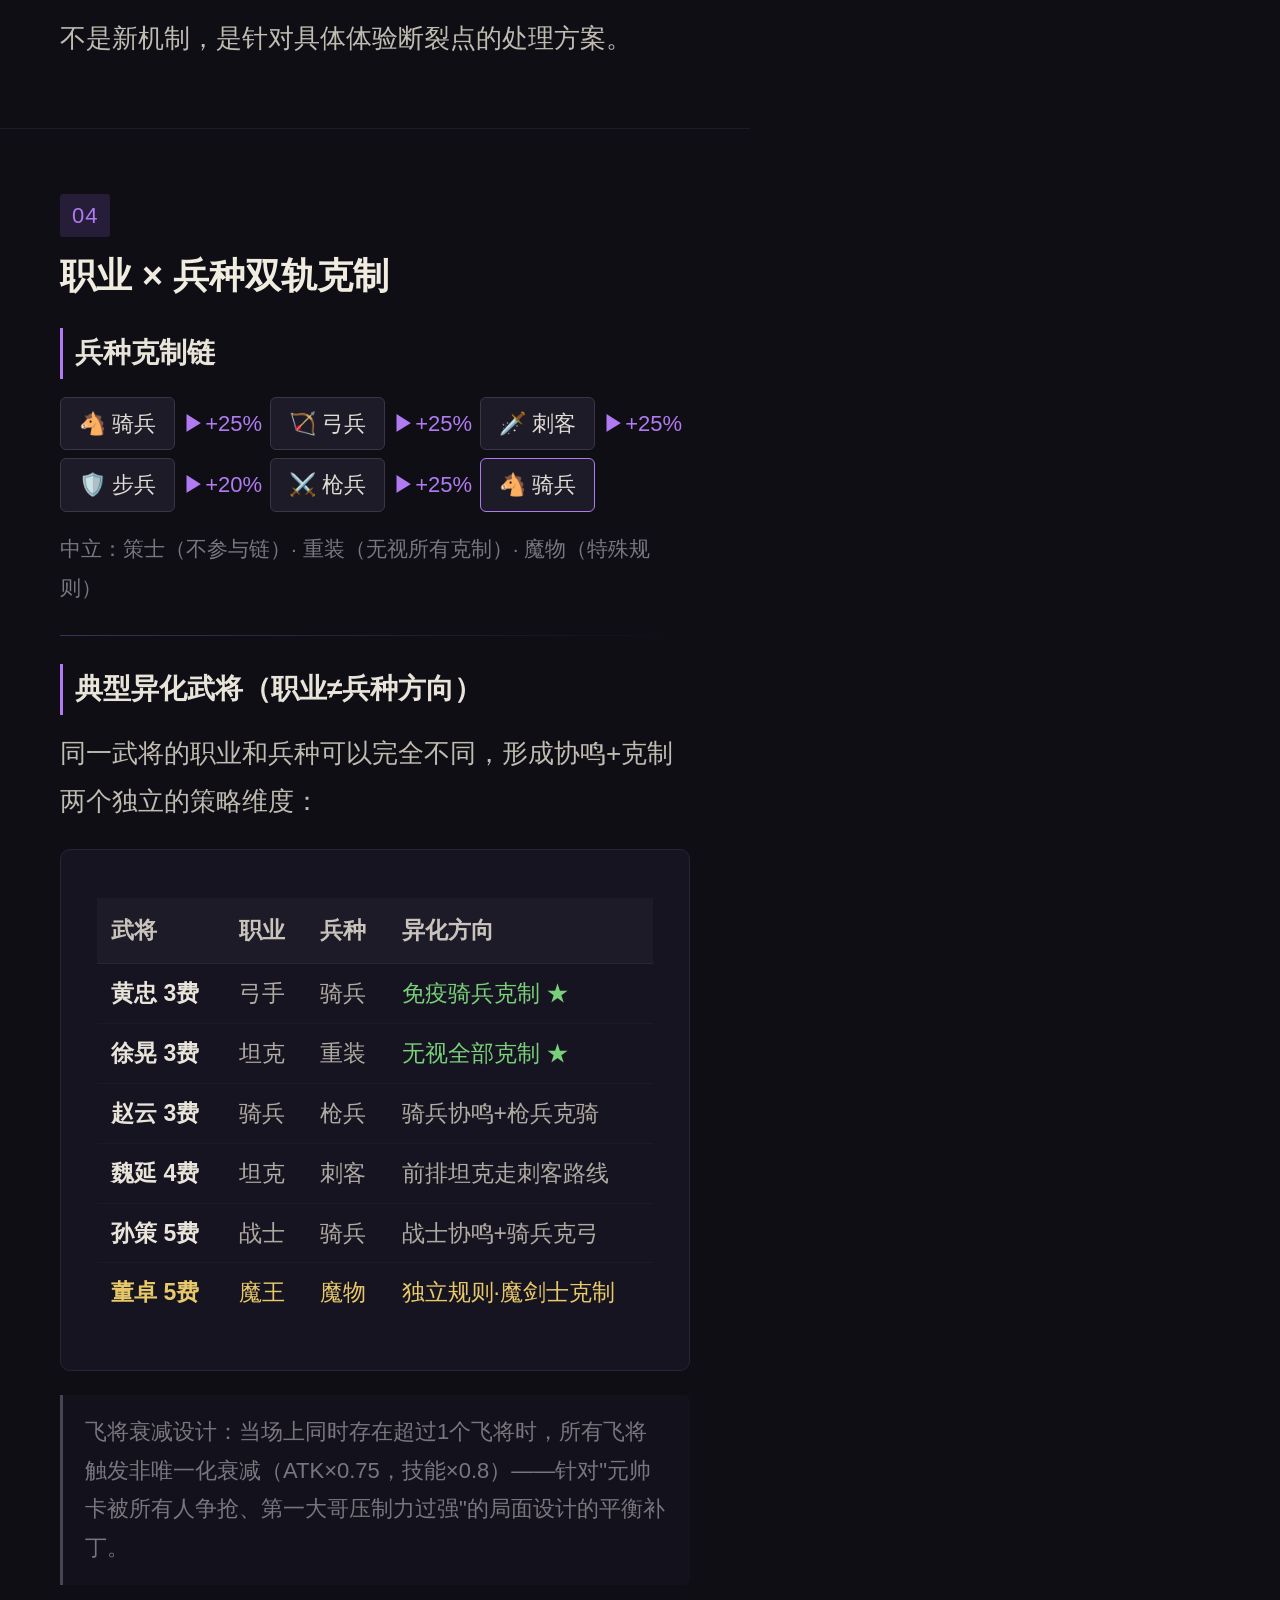
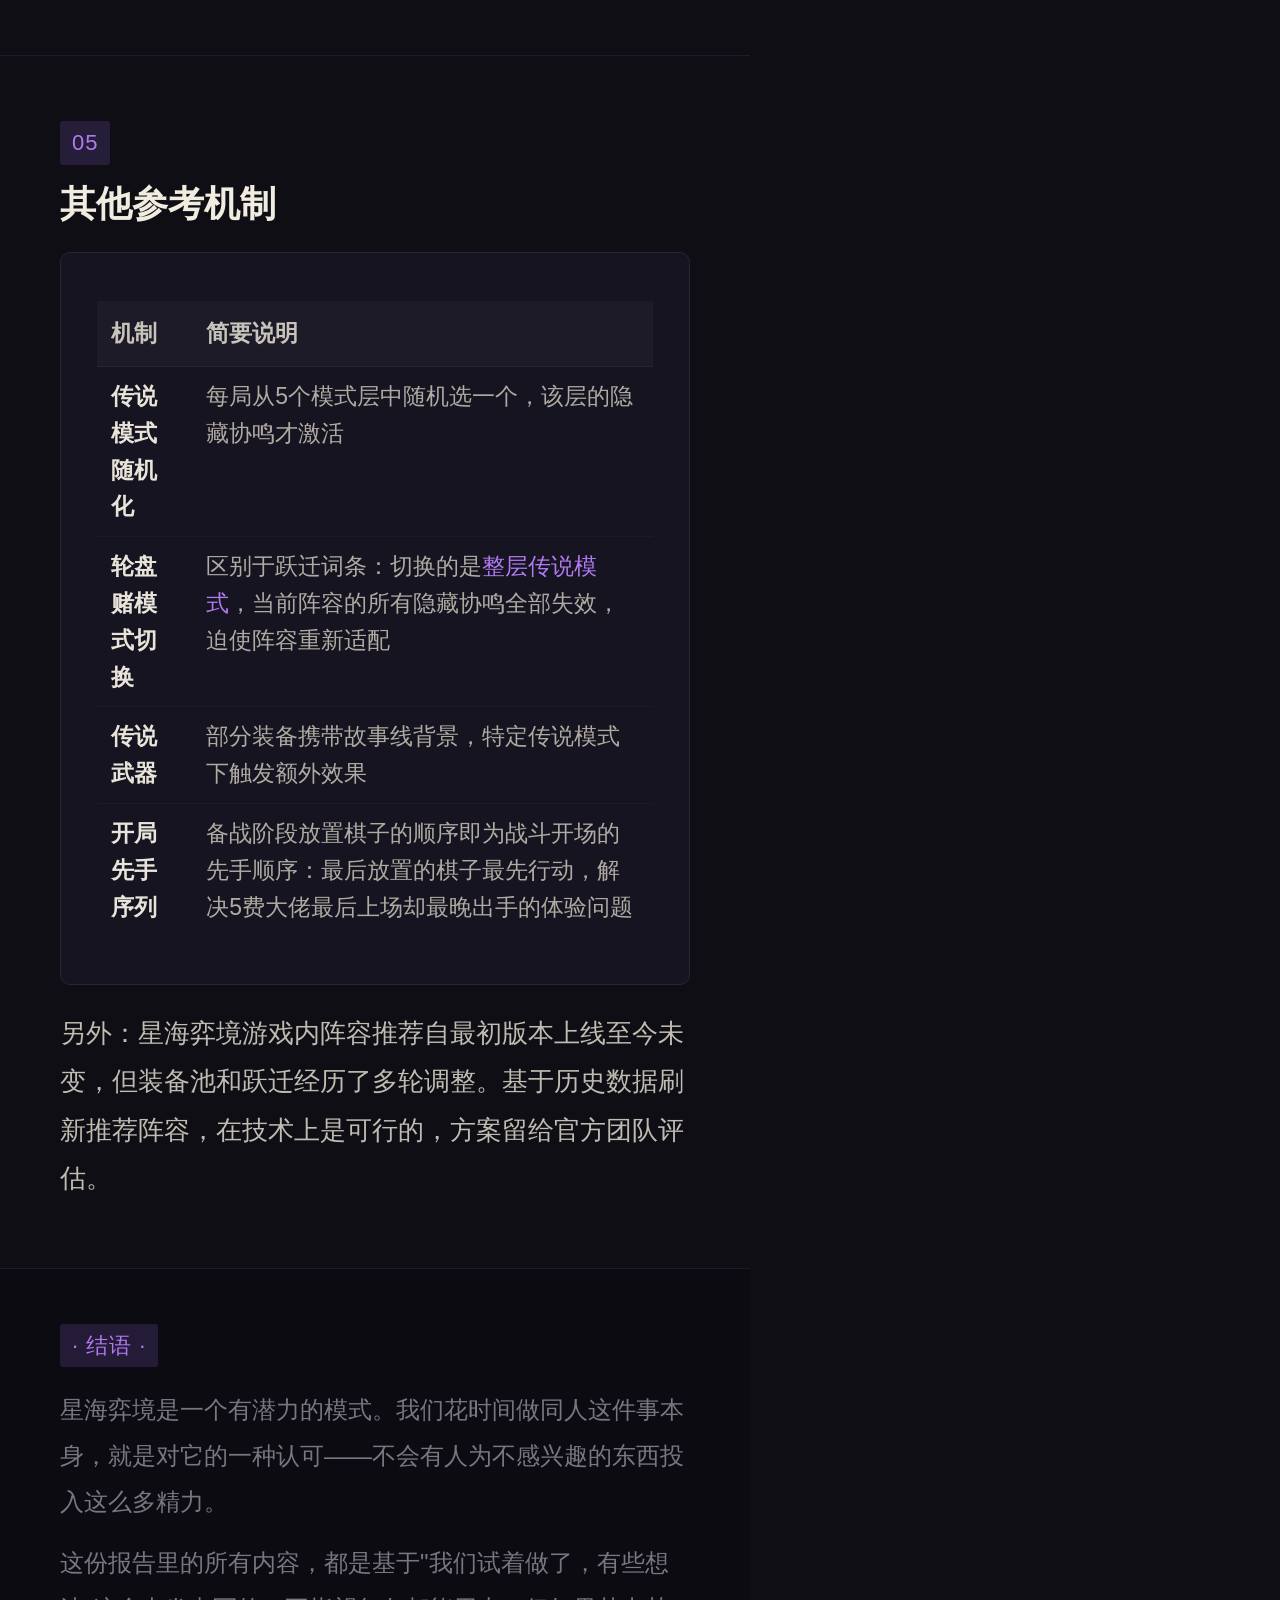
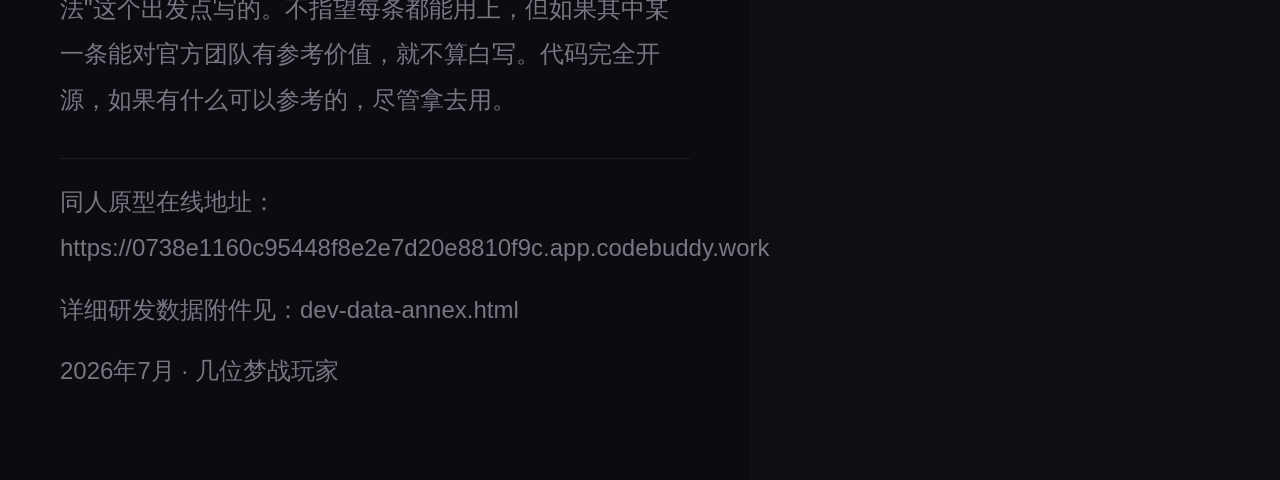
<file: star-ocean-wechat-poster.html>
<!DOCTYPE html>
<html lang="zh-CN">
<head>
<meta charset="UTF-8">
<title>关于星海弈境的一些观察与想法</title>
<style>
  * { margin: 0; padding: 0; box-sizing: border-box; }
  body {
    width: 750px;
    background: #0e0e14;
    color: #e0ddd5;
    font-family: 'PingFang SC', 'Microsoft YaHei', 'Noto Sans SC', sans-serif;
    font-size: 28px;
    line-height: 1.8;
    -webkit-font-smoothing: antialiased;
  }

  /* ─── 封面区 ─── */
  .cover {
    width: 750px;
    background: linear-gradient(160deg, #1a1025 0%, #0e0e14 60%);
    padding: 80px 60px 60px;
    border-bottom: 1px solid #2a2535;
    position: relative;
    overflow: hidden;
  }
  .cover::before {
    content: '将星棋局';
    position: absolute; top: 30px; right: 40px;
    font-size: 22px; color: rgba(180,150,255,0.12);
    letter-spacing: 4px; font-weight: 900;
  }
  .cover-tag {
    display: inline-block;
    background: rgba(150,100,220,0.15);
    border: 1px solid rgba(150,100,220,0.35);
    color: #b07af0;
    font-size: 22px; padding: 4px 16px; border-radius: 4px;
    margin-bottom: 28px; letter-spacing: 1px;
  }
  .cover h1 {
    font-size: 46px; font-weight: 700; color: #f0ece0;
    line-height: 1.3; margin-bottom: 18px; letter-spacing: 1px;
  }
  .cover .sub {
    font-size: 24px; color: #8a8590; line-height: 1.7;
  }
  .cover .sub span { color: #b07af0; }

  /* ─── 通用块 ─── */
  .section {
    padding: 60px 60px 50px;
    border-bottom: 1px solid #1e1c26;
  }
  .section:last-child { border-bottom: none; }

  .sec-num {
    display: inline-block;
    background: rgba(150,100,220,0.18);
    color: #b07af0; font-size: 22px;
    padding: 2px 12px; border-radius: 3px;
    margin-bottom: 16px; letter-spacing: 1px;
  }
  h2 {
    font-size: 36px; color: #f0ece0; font-weight: 700;
    margin-bottom: 20px; line-height: 1.3;
  }
  p {
    font-size: 26px; color: #c0bcb2; line-height: 1.85;
    margin-bottom: 16px;
  }
  strong { color: #f0ece0; }
  em { color: #b07af0; font-style: normal; }

  /* ─── 卡片 ─── */
  .card {
    background: #161420;
    border: 1px solid #2a2535;
    border-radius: 10px;
    padding: 32px 36px;
    margin: 24px 0;
  }
  .card-title {
    font-size: 24px; color: #b07af0;
    font-weight: 600; margin-bottom: 16px;
    padding-bottom: 10px; border-bottom: 1px solid #2a2535;
  }

  /* ─── 表格 ─── */
  table {
    width: 100%; border-collapse: collapse;
    font-size: 23px; margin: 16px 0;
  }
  th {
    background: #1e1b28; color: #c8c4bc;
    padding: 12px 14px; text-align: left;
    font-weight: 600; border-bottom: 1px solid #2a2535;
  }
  td {
    padding: 11px 14px; border-bottom: 1px solid #1c1a24;
    color: #b0aba2; vertical-align: top;
    line-height: 1.6;
  }
  tr:last-child td { border-bottom: none; }
  td:first-child { color: #e8e4da; font-weight: 600; }

  /* ─── 要点列表 ─── */
  .point-list { margin: 16px 0; }
  .point-item {
    display: flex; gap: 14px; align-items: flex-start;
    margin-bottom: 14px;
  }
  .point-dot {
    flex-shrink: 0; width: 8px; height: 8px;
    background: #b07af0; border-radius: 50%;
    margin-top: 12px;
  }
  .point-text { font-size: 26px; color: #c0bcb2; line-height: 1.8; }

  /* ─── 分隔标题 ─── */
  .block-title {
    font-size: 28px; color: #e8e4da;
    font-weight: 700; margin: 28px 0 14px;
    padding-left: 12px;
    border-left: 3px solid #b07af0;
  }

  /* ─── 克制链 ─── */
  .chain-row {
    display: flex; align-items: center;
    gap: 8px; flex-wrap: wrap;
    margin: 18px 0;
  }
  .chain-node {
    background: #1e1b28; border: 1px solid #3a3548;
    color: #e0ddd5; font-size: 22px;
    padding: 6px 18px; border-radius: 6px;
  }
  .chain-arrow { color: #b07af0; font-size: 22px; }
  .chain-note {
    font-size: 21px; color: #7a7680; margin-top: 8px;
  }

  /* ─── 高亮行 ─── */
  .row-special td { color: #e8c96a; }
  .row-immune td:last-child { color: #7ad07a; }

  /* ─── 注释框 ─── */
  .note-box {
    background: #13111c;
    border-left: 3px solid #4a4555;
    padding: 18px 22px; margin: 20px 0;
    border-radius: 0 6px 6px 0;
  }
  .note-box p {
    font-size: 22px; color: #7a7680; margin: 0; line-height: 1.75;
  }

  /* ─── 尾部 ─── */
  .footer {
    padding: 50px 60px 70px;
    background: #0b0b11;
  }
  .footer p {
    font-size: 24px; color: #7a7680; line-height: 1.9;
  }
  .footer .sig {
    margin-top: 36px; font-size: 22px; color: #5a5660;
    padding-top: 20px; border-top: 1px solid #1e1c26;
  }

  /* ─── 章节装饰线 ─── */
  .deco-line {
    width: 100%; height: 1px;
    background: linear-gradient(90deg, #b07af0 0%, transparent 100%);
    margin: 28px 0;
    opacity: 0.3;
  }
</style>
</head>
<body>

<!-- ══════ 封面 ══════ -->
<div class="cover">
  <div class="cover-tag">玩家侧观察笔记</div>
  <h1>关于星海弈境模式的一些观察与想法</h1>
  <p class="sub">基于三国题材自走棋同人作品「将星棋局」的对照记录<br>
  <span>致梦幻模拟战运营团队</span></p>
</div>

<!-- ══════ 写在前面 ══════ -->
<div class="section">
  <div class="sec-num">· 前言 ·</div>
  <h2>写在前面</h2>
  <p>这是一份来自玩家侧的笔记，不是商业提案，也不是技术分析报告。</p>
  <p>我们是梦幻模拟战的长期玩家，星海弈境上线后一直在这个模式里消磨时间。这个模式把自走棋和战棋做了结合，思路是对的，我们也确实玩得下去。但玩了几年，有些地方觉得可以再往前走一步。</p>
  <p>与其只是在贴吧发帖抱怨，不如自己动手做个东西出来，哪怕是个简陋的同人原型，至少能把想法变成看得见的东西。于是用业余时间做了个三国题材的自走棋同人，名字叫「将星棋局」，目前有 <strong>48 张武将、5 层传说模式、10 条常规协鸣加 21 条隐藏协鸣</strong>。</p>
  <p>这份报告把这些尝试整理出来，供官方团队参考。不指望每条都能用上，但只要有一条对星海弈境的后续优化有参考价值，就不算白写。</p>
</div>

<!-- ══════ 隐藏协鸣 ══════ -->
<div class="section">
  <div class="sec-num">01</div>
  <h2>隐藏协鸣系统</h2>

  <div class="block-title">设计出发点</div>
  <p>星海弈境当前的协鸣是"明牌"——这几个同阵营、那几个同职业，效果固定。这本身没问题。但实际玩下来，阵容趋同的问题越来越明显：</p>
  <div class="card">
    <div class="card-title">当前 Meta 固化现象</div>
    <div class="point-list">
      <div class="point-item"><div class="point-dot"></div><div class="point-text">前期靠<strong>公主联盟</strong>攒经济，后期转 <em>6水兵点亮 + 战略点亮</em> 配5费核心</div></div>
      <div class="point-item"><div class="point-dot"></div><div class="point-text">或5个<strong>主角堆强1号位</strong>打先手——每局都是这几套在转</div></div>
      <div class="point-item"><div class="point-dot"></div><div class="point-text">很少有打破常规的对局出现，开局决策几乎完全可预测</div></div>
    </div>
  </div>

  <p>这是我们开发隐藏协鸣的直接动因：<strong>在不动基础协鸣的前提下</strong>，用一层"每局不同"的关系网，给阵容选择制造新的决策分支。</p>

  <div class="deco-line"></div>
  <div class="block-title">同人中的实现方式</div>

  <div class="point-list">
    <div class="point-item"><div class="point-dot"></div><div class="point-text">每个武将除了阵营和职业外，还携带若干"隐藏标签"，如<em>五虎将</em>、<em>军师</em>、<em>短命鬼</em>等</div></div>
    <div class="point-item"><div class="point-dot"></div><div class="point-text">隐藏协鸣<strong>不影响基础模式平衡</strong>，只在特定"传说模式层"中才激活</div></div>
    <div class="point-item"><div class="point-dot"></div><div class="point-text">每局游戏随机选定一个模式层，该层下的隐藏关系才生效；对局中途有概率再次切换</div></div>
  </div>

  <div class="card">
    <div class="card-title">五层传说模式</div>
    <table>
      <tr><th>模式层</th><th>激活的隐藏协鸣</th></tr>
      <tr><td>🌅 起源故事</td><td>桃园结义 · 虎父无犬子</td></tr>
      <tr><td>📖 名将风流</td><td>五虎将 · 五子良将 · 军师天团</td></tr>
      <tr><td>⚔️ 史实逻辑</td><td>短命鬼 · 赤壁 / 下邳事件链 · 绿豆盟</td></tr>
      <tr><td>🐉 神话三国</td><td>四圣兽 · 仙人 · 飞将 · 武器因果</td></tr>
      <tr><td>👑 天命所归</td><td>皇帝 · 天命 · 魔王 vs 魔剑士</td></tr>
    </table>
  </div>

  <div class="deco-line"></div>
  <div class="block-title">具体案例：军师天团</div>

  <p>触发方式不是简单的"凑X个军师"，而是按阵营分档——触发条件本身就是阵容决策：</p>
  <div class="card">
    <div class="card-title">军师天团分阵营触发</div>
    <table>
      <tr><th>触发方</th><th>条件</th><th>效果</th></tr>
      <tr><td>吴 · 周瑜</td><td>1人即可</td><td>技伤+30%，水系免疫负面</td></tr>
      <tr><td>蜀 · 卧龙凤雏</td><td>诸葛+庞统同时在场</td><td>范围+1，冷却-15%</td></tr>
      <tr><td>魏 · 三军师</td><td>需3名军师上场</td><td>开场首击必暴击</td></tr>
      <tr><td>群 · 李儒</td><td>1人即可</td><td>灼烧伤害+50%</td></tr>
      <tr class="row-special"><td>最终鸣响</td><td>四国同时触发</td><td>全体军师全属性+20%</td></tr>
    </table>
  </div>
</div>

<!-- ══════ 勋章体系 ══════ -->
<div class="section">
  <div class="sec-num">02</div>
  <h2>勋章逐级点亮体系</h2>

  <p>星海弈境已有比较完整的图鉴系统。我们的思路是在图鉴基础上增加一层<strong>勋章收集体系</strong>，让信息查阅变成有目标感的逐级解锁——不是一次性拿完，而是铜章→银章→金章分级触发，跨对局累计。</p>

  <div class="card">
    <div class="card-title">勋章分级示例</div>
    <table>
      <tr><th>勋章</th><th>铜</th><th>银</th><th>金</th></tr>
      <tr><td>五虎将</td><td>凑齐3人</td><td>凑齐5人</td><td>5人均二星以上</td></tr>
      <tr><td>军师天团</td><td>触发任意一国</td><td>同时触发两国</td><td>一局触发全部四国</td></tr>
      <tr><td>圣兽之主</td><td>凑齐任一圣兽</td><td>凑齐三个圣兽</td><td>触发"四象轮转"</td></tr>
      <tr><td>虎父无犬子</td><td>触发一对父子</td><td>同时触发两对</td><td>子辈击杀超过父辈</td></tr>
    </table>
  </div>

  <p>勋章驱动玩家主动探索更多搭配，而不是一套阵容反复刷——这解决的是一个具体问题：<em>"我都在玩什么？"</em></p>
</div>

<!-- ══════ AI补位 ══════ -->
<div class="section">
  <div class="sec-num">03</div>
  <h2>AI 补位机制</h2>

  <div class="card" style="border-color:#3a2535">
    <div class="card-title" style="color:#e0706a">问题根源</div>
    <p style="font-size:25px;color:#b0a8a2">第五期移除扣分机制后，对局全程正向得分——玩家退出零成本。部分玩家刻意把场上棋子清空后退出，对留在局内的玩家来说，无法通过击杀对方获取金币和装备/科技奖励，<strong style="color:#f0ece0">经济循环被打断</strong>。</p>
  </div>

  <p>我们的处理方式：当某位玩家退出（场上无棋子）时，由 AI 接管该位置，使用该玩家之前的阵容风格自动生成合理阵容继续对抗。<strong>对剩余玩家体验无缝</strong>，不因退出者减少一轮奖励。</p>
  <p>不是新机制，是针对具体体验断裂点的处理方案。</p>
</div>

<!-- ══════ 职业×兵种双轨 ══════ -->
<div class="section">
  <div class="sec-num">04</div>
  <h2>职业 × 兵种双轨克制</h2>

  <div class="block-title">兵种克制链</div>
  <div class="chain-row">
    <div class="chain-node">🐴 骑兵</div><div class="chain-arrow">▶+25%</div>
    <div class="chain-node">🏹 弓兵</div><div class="chain-arrow">▶+25%</div>
    <div class="chain-node">🗡️ 刺客</div><div class="chain-arrow">▶+25%</div>
    <div class="chain-node">🛡️ 步兵</div><div class="chain-arrow">▶+20%</div>
    <div class="chain-node">⚔️ 枪兵</div><div class="chain-arrow">▶+25%</div>
    <div class="chain-node" style="border-color:#b07af0">🐴 骑兵</div>
  </div>
  <p class="chain-note">中立：策士（不参与链）· 重装（无视所有克制）· 魔物（特殊规则）</p>

  <div class="deco-line"></div>
  <div class="block-title">典型异化武将（职业≠兵种方向）</div>
  <p>同一武将的职业和兵种可以完全不同，形成协鸣+克制两个独立的策略维度：</p>

  <div class="card">
    <table>
      <tr><th>武将</th><th>职业</th><th>兵种</th><th>异化方向</th></tr>
      <tr><td>黄忠 3费</td><td>弓手</td><td>骑兵</td><td style="color:#7ad07a">免疫骑兵克制 ★</td></tr>
      <tr><td>徐晃 3费</td><td>坦克</td><td>重装</td><td style="color:#7ad07a">无视全部克制 ★</td></tr>
      <tr><td>赵云 3费</td><td>骑兵</td><td>枪兵</td><td>骑兵协鸣+枪兵克骑</td></tr>
      <tr><td>魏延 4费</td><td>坦克</td><td>刺客</td><td>前排坦克走刺客路线</td></tr>
      <tr><td>孙策 5费</td><td>战士</td><td>骑兵</td><td>战士协鸣+骑兵克弓</td></tr>
      <tr class="row-special"><td>董卓 5费</td><td>魔王</td><td>魔物</td><td>独立规则·魔剑士克制</td></tr>
    </table>
  </div>

  <div class="note-box">
    <p>飞将衰减设计：当场上同时存在超过1个飞将时，所有飞将触发非唯一化衰减（ATK×0.75，技能×0.8）——针对"元帅卡被所有人争抢、第一大哥压制力过强"的局面设计的平衡补丁。</p>
  </div>
</div>

<!-- ══════ 其他机制 ══════ -->
<div class="section">
  <div class="sec-num">05</div>
  <h2>其他参考机制</h2>

  <div class="card">
    <table>
      <tr><th>机制</th><th>简要说明</th></tr>
      <tr><td>传说模式随机化</td><td>每局从5个模式层中随机选一个，该层的隐藏协鸣才激活</td></tr>
      <tr><td>轮盘赌模式切换</td><td>区别于跃迁词条：切换的是<em>整层传说模式</em>，当前阵容的所有隐藏协鸣全部失效，迫使阵容重新适配</td></tr>
      <tr><td>传说武器</td><td>部分装备携带故事线背景，特定传说模式下触发额外效果</td></tr>
      <tr><td>开局先手序列</td><td>备战阶段放置棋子的顺序即为战斗开场的先手顺序：最后放置的棋子最先行动，解决5费大佬最后上场却最晚出手的体验问题</td></tr>
    </table>
  </div>

  <p>另外：星海弈境游戏内阵容推荐自最初版本上线至今未变，但装备池和跃迁经历了多轮调整。基于历史数据刷新推荐阵容，在技术上是可行的，方案留给官方团队评估。</p>
</div>

<!-- ══════ 结语 ══════ -->
<div class="footer">
  <div class="sec-num" style="margin-bottom:20px">· 结语 ·</div>
  <p>星海弈境是一个有潜力的模式。我们花时间做同人这件事本身，就是对它的一种认可——不会有人为不感兴趣的东西投入这么多精力。</p>
  <p style="margin-top:16px">这份报告里的所有内容，都是基于"我们试着做了，有些想法"这个出发点写的。不指望每条都能用上，但如果其中某一条能对官方团队有参考价值，就不算白写。代码完全开源，如果有什么可以参考的，尽管拿去用。</p>
  <div class="sig">
    <p>同人原型在线地址：https://0738e1160c95448f8e2e7d20e8810f9c.app.codebuddy.work</p>
    <p>详细研发数据附件见：dev-data-annex.html</p>
    <p style="margin-top:12px">2026年7月 · 几位梦战玩家</p>
  </div>
</div>

</body>
</html>
</file>
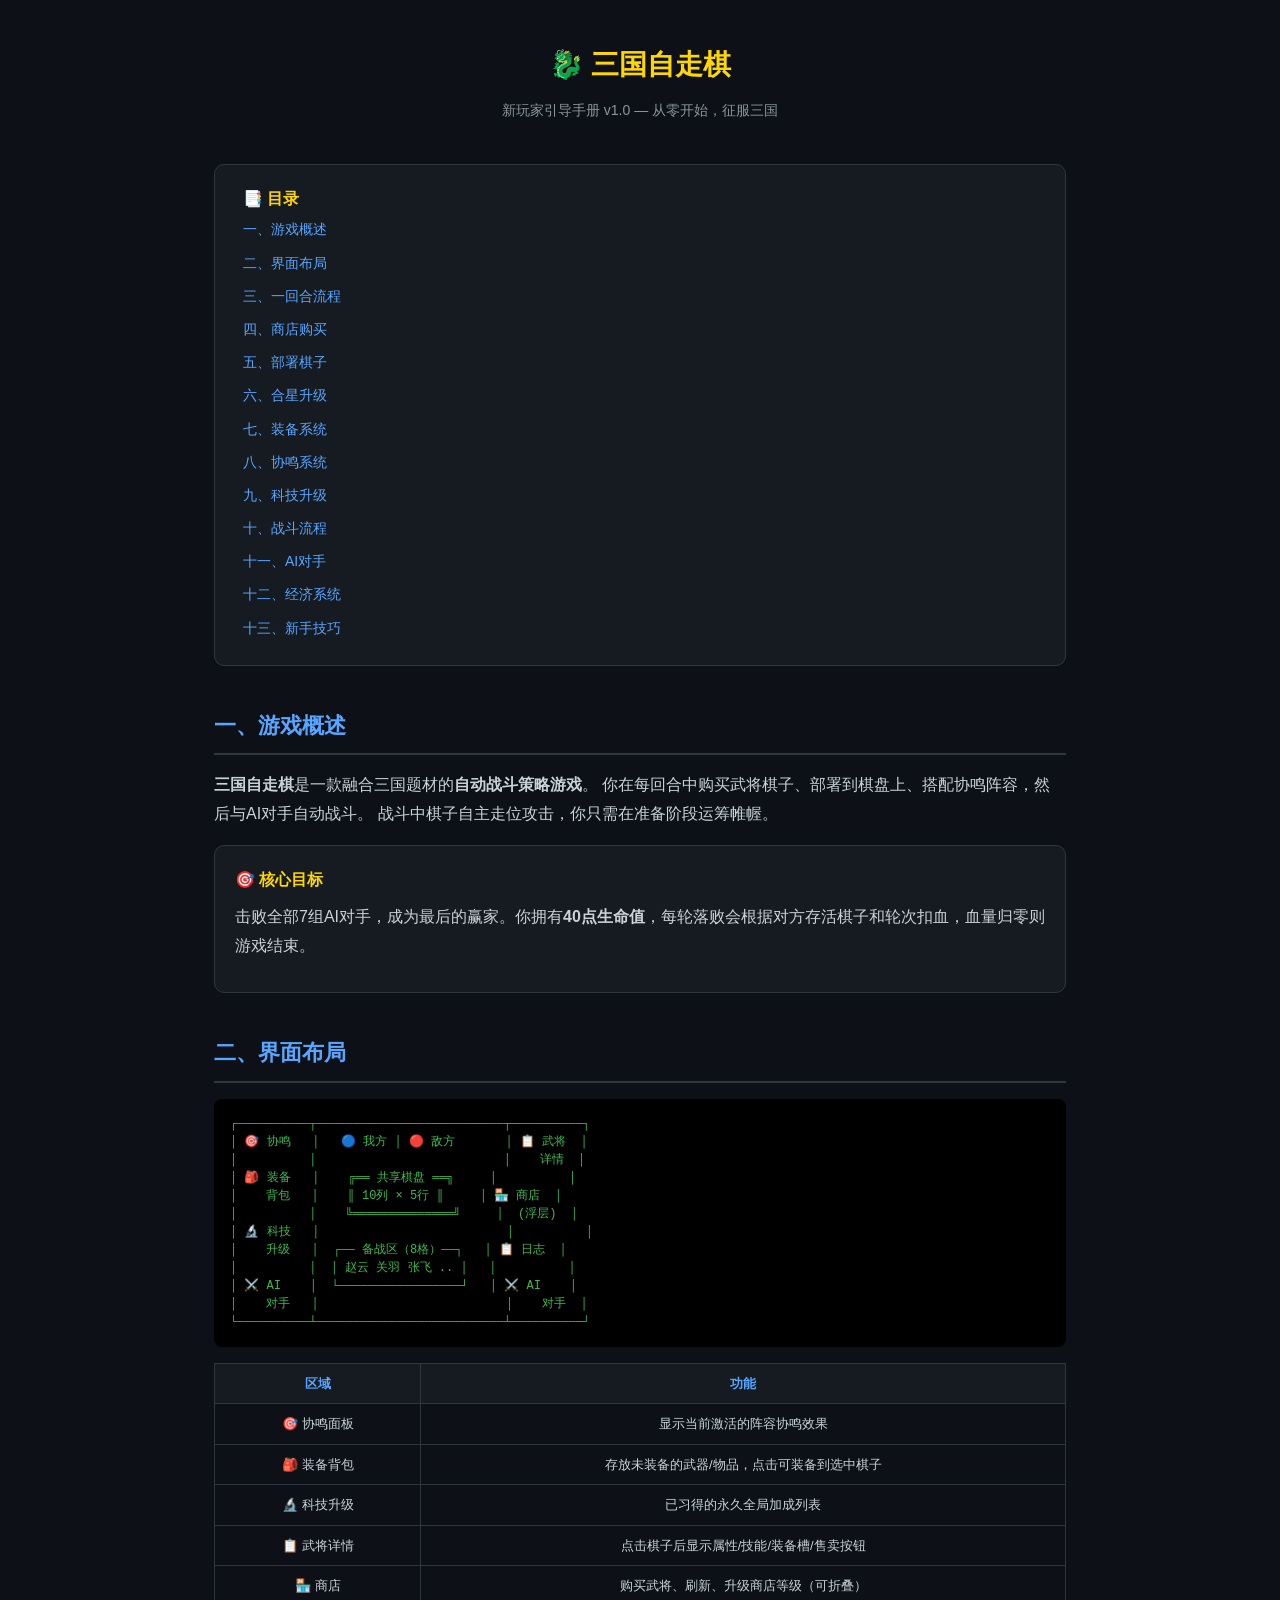
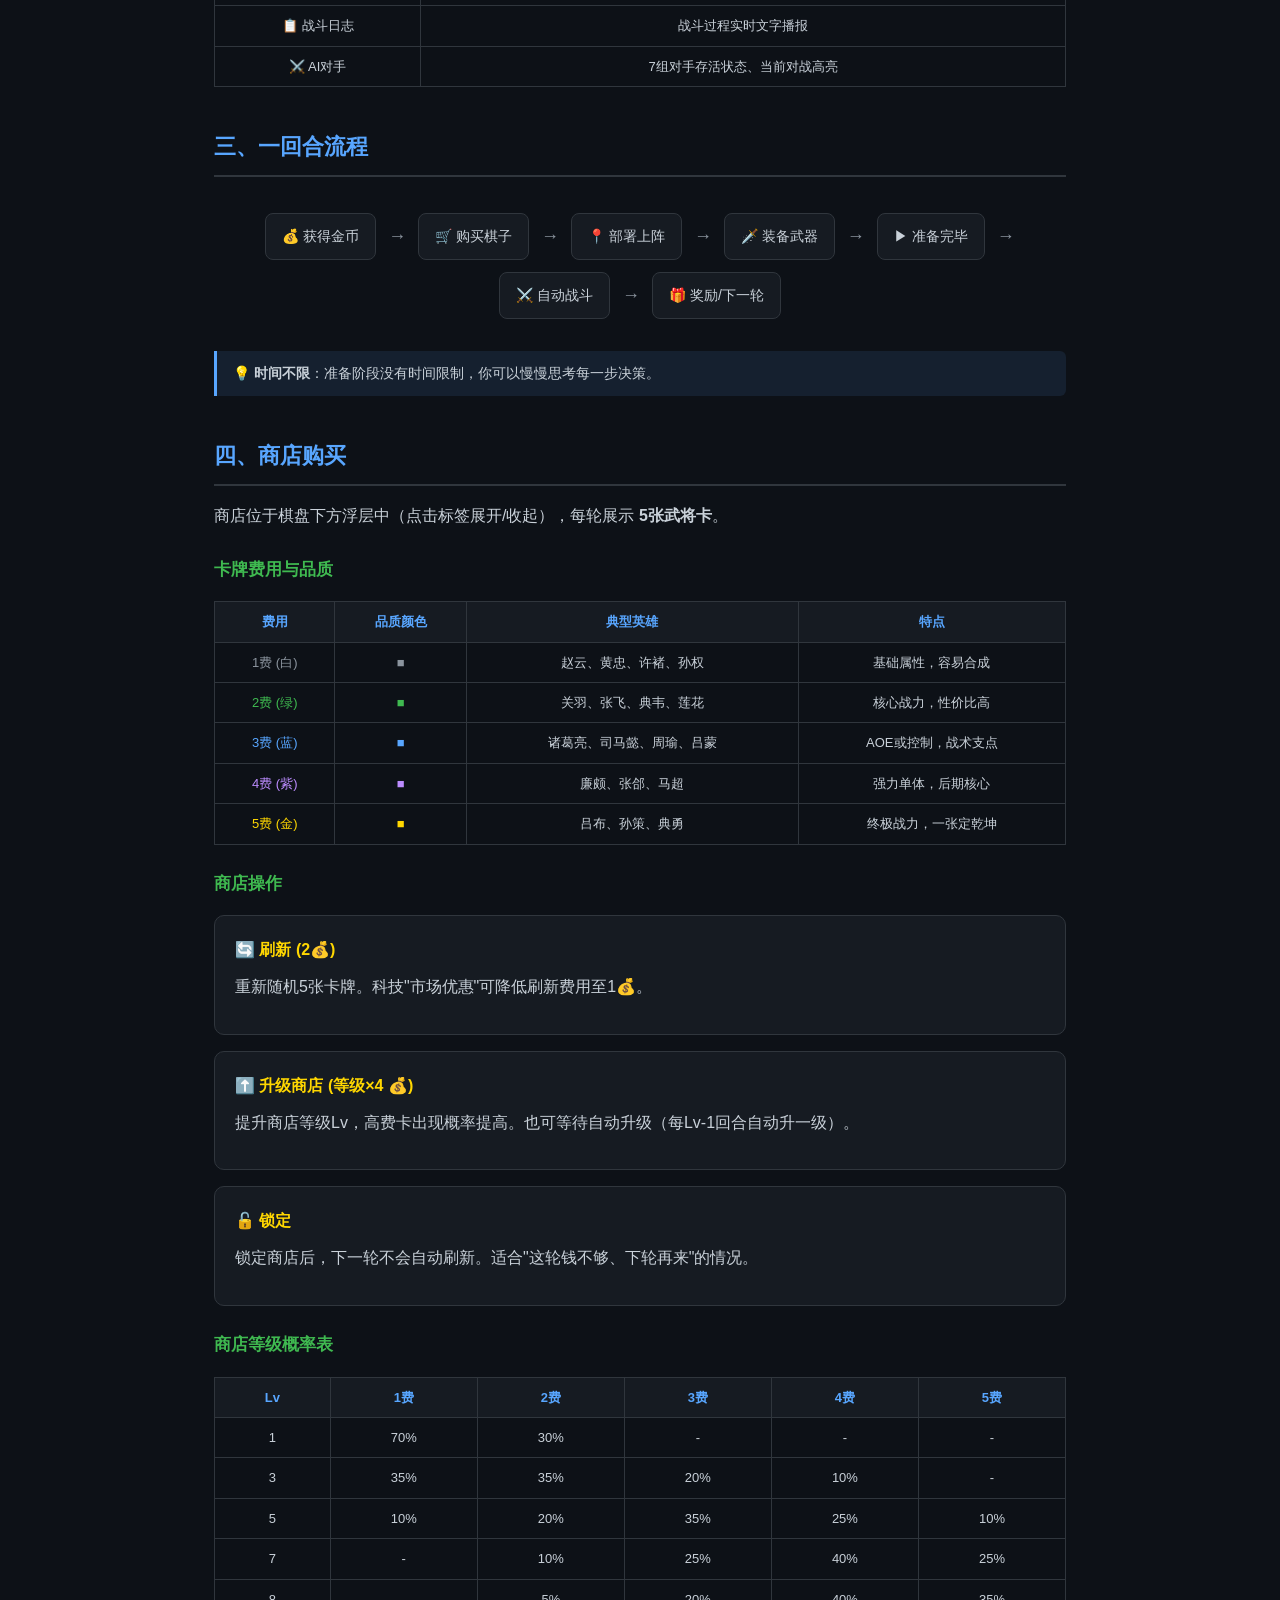
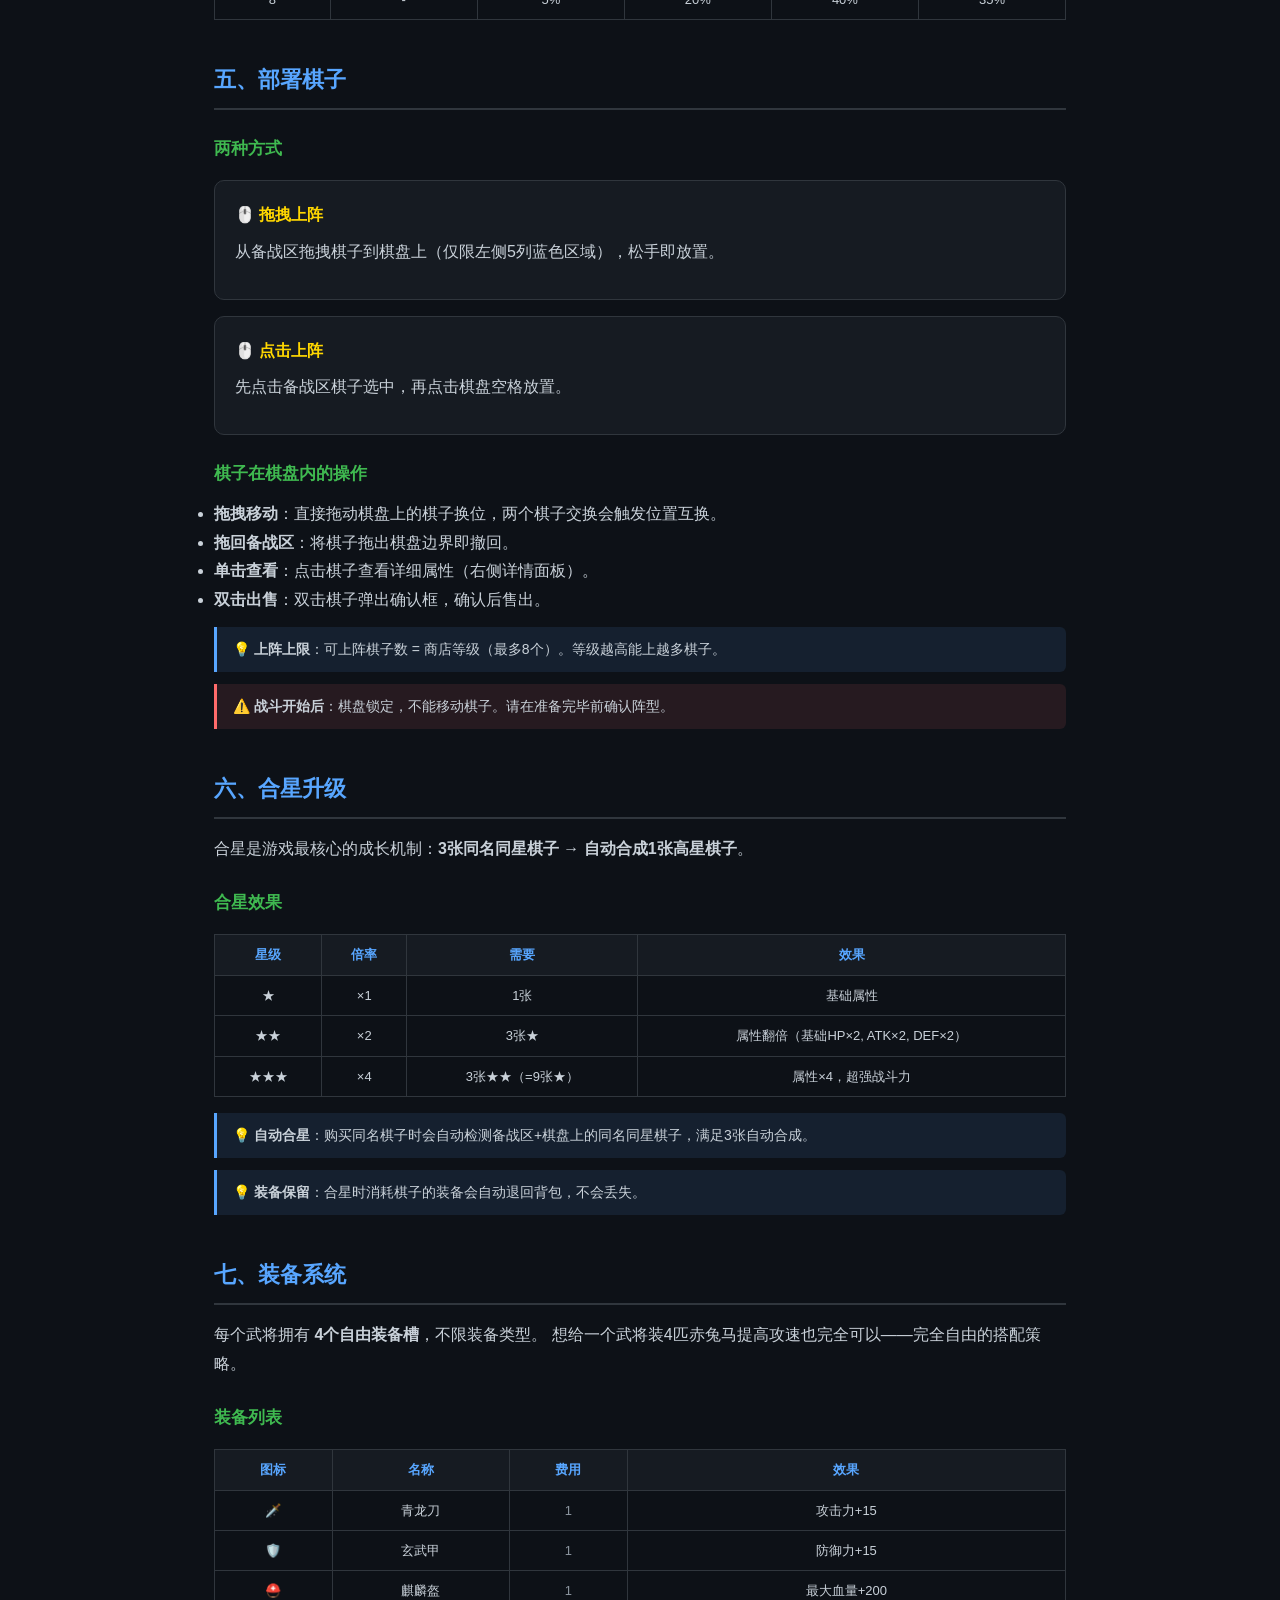
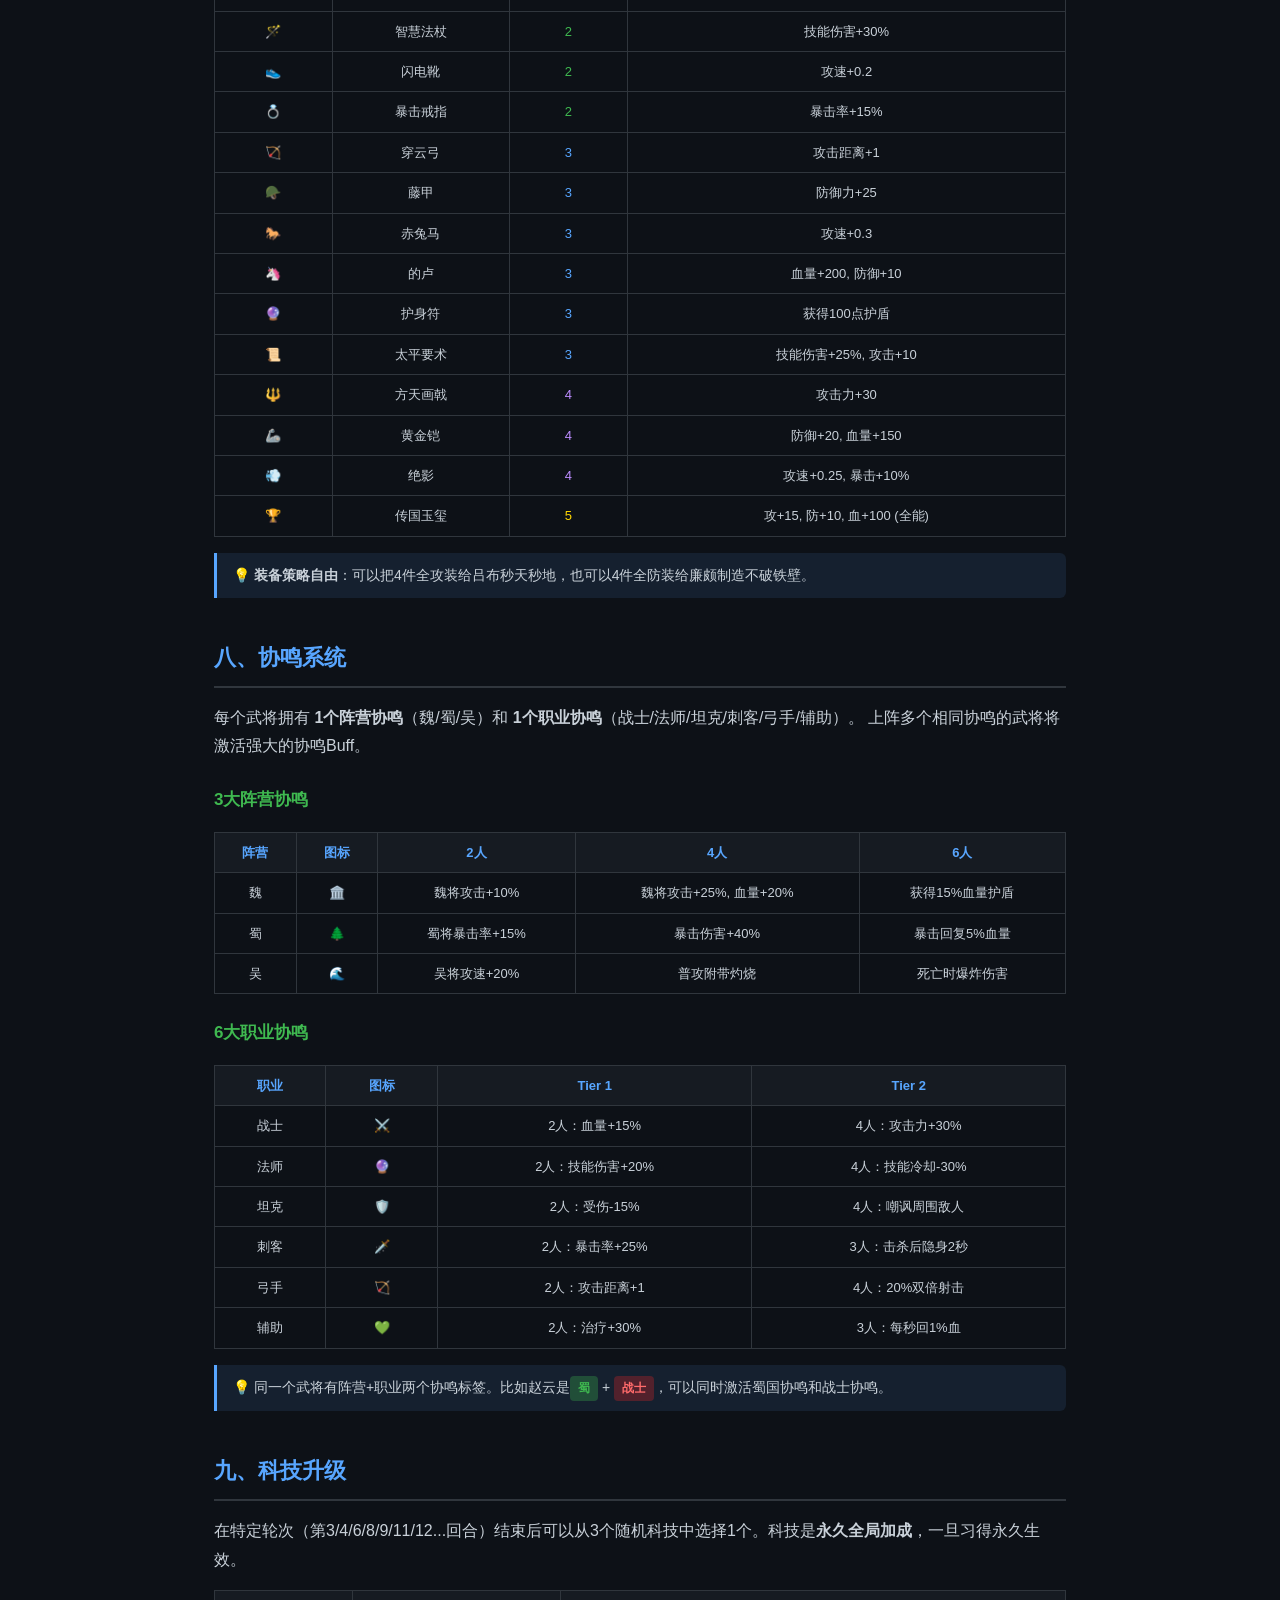
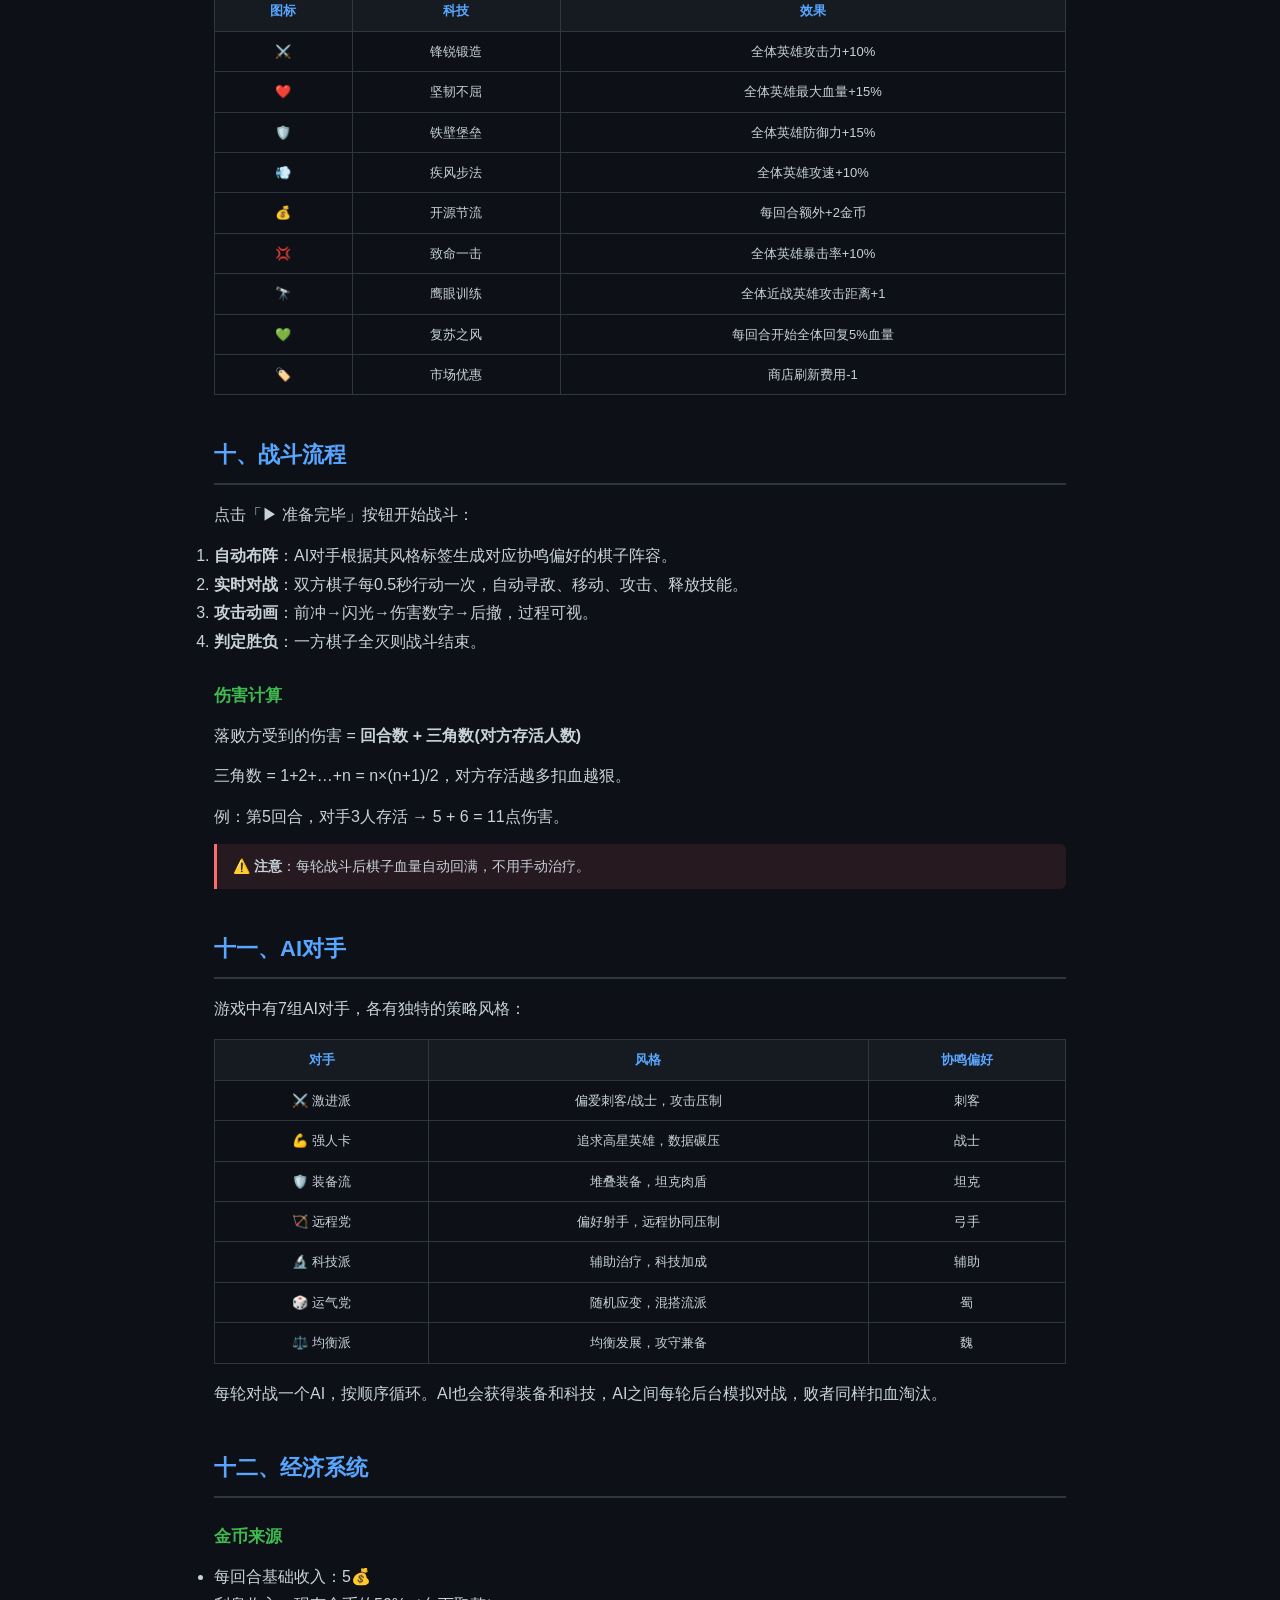
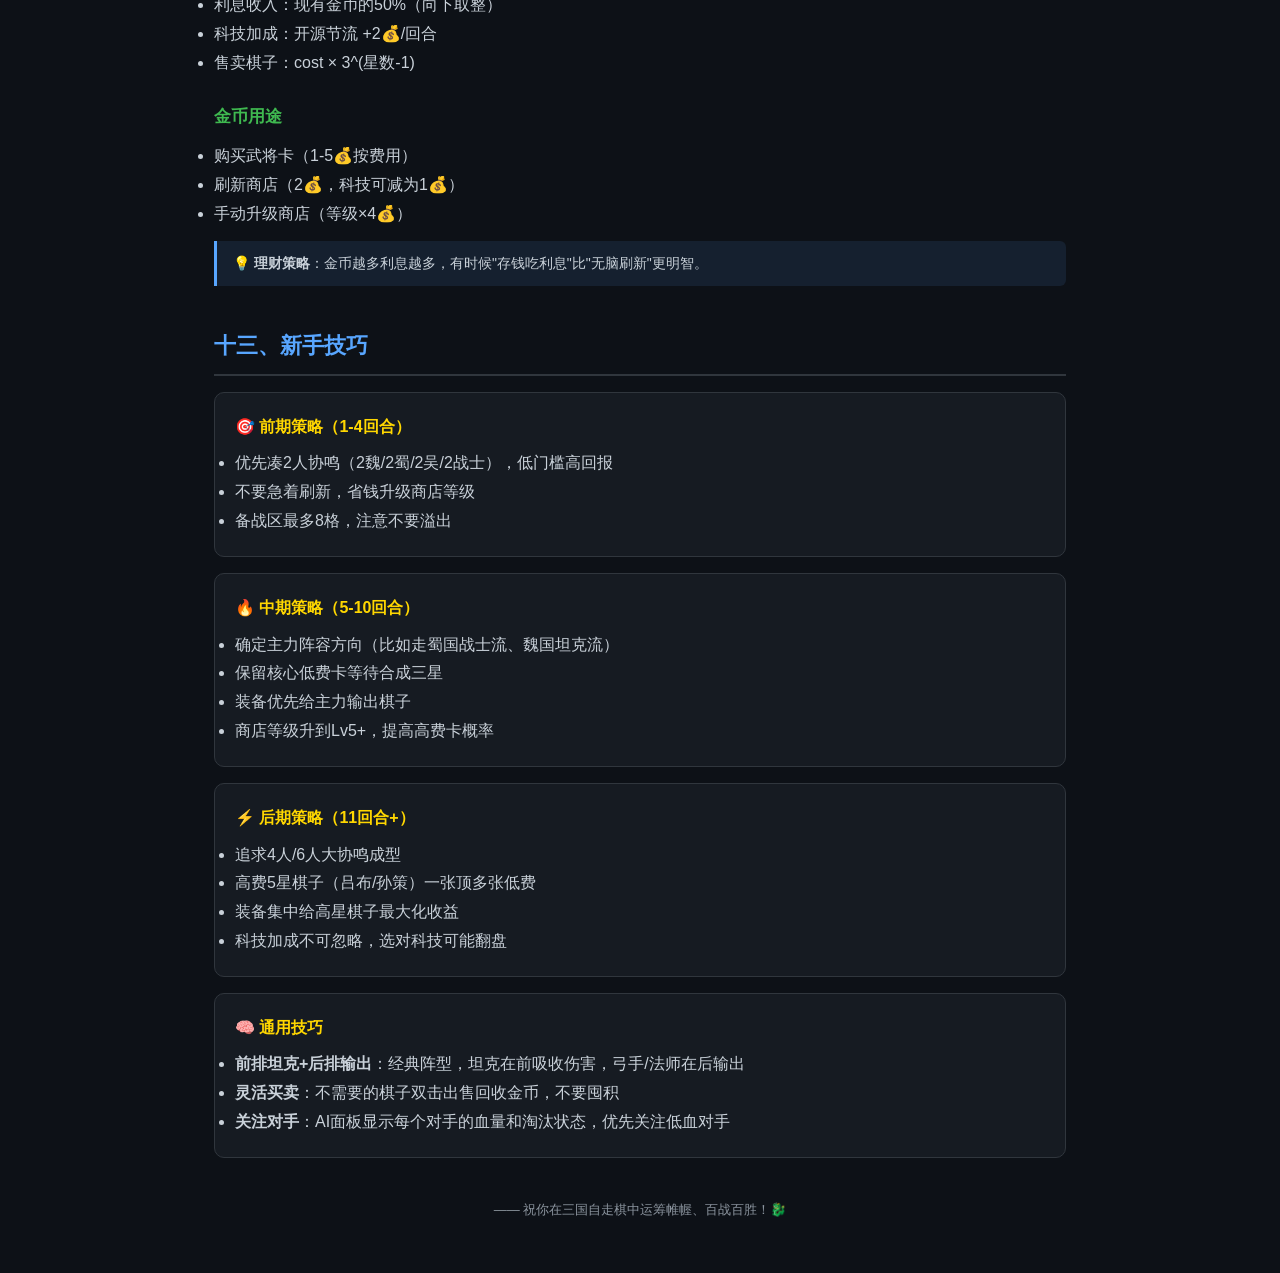
<file: docs/新玩家引导手册.html>
<!DOCTYPE html>
<html lang="zh-CN">
<head>
<meta charset="UTF-8">
<meta name="viewport" content="width=device-width, initial-scale=1.0">
<title>三国自走棋 — 新玩家引导手册</title>
<style>
  :root {
    --bg: #0d1117;
    --card: #161b22;
    --border: #30363d;
    --text: #c9d1d9;
    --muted: #8b949e;
    --accent: #58a6ff;
    --gold: #ffd700;
  }
  * { margin: 0; padding: 0; box-sizing: border-box; }
  body {
    background: var(--bg);
    color: var(--text);
    font-family: -apple-system, "Microsoft YaHei", sans-serif;
    line-height: 1.8;
    max-width: 900px;
    margin: 0 auto;
    padding: 40px 24px;
  }
  h1 {
    font-size: 28px;
    color: var(--gold);
    text-align: center;
    margin-bottom: 8px;
  }
  .subtitle {
    text-align: center;
    color: var(--muted);
    font-size: 14px;
    margin-bottom: 40px;
  }
  h2 {
    font-size: 22px;
    color: var(--accent);
    border-bottom: 2px solid var(--border);
    padding-bottom: 8px;
    margin: 40px 0 16px;
  }
  h3 {
    font-size: 17px;
    color: #3fb950;
    margin: 24px 0 10px;
  }
  p { margin-bottom: 12px; }
  .card {
    background: var(--card);
    border: 1px solid var(--border);
    border-radius: 10px;
    padding: 20px;
    margin: 16px 0;
  }
  .card h4 {
    color: var(--gold);
    font-size: 16px;
    margin-bottom: 8px;
  }
  .tip {
    background: rgba(88,166,255,0.1);
    border-left: 3px solid var(--accent);
    padding: 10px 16px;
    margin: 12px 0;
    border-radius: 0 6px 6px 0;
    font-size: 14px;
  }
  .warn {
    background: rgba(255,107,107,0.1);
    border-left: 3px solid #ff6b6b;
    padding: 10px 16px;
    margin: 12px 0;
    border-radius: 0 6px 6px 0;
    font-size: 14px;
  }
  .flow {
    display: flex;
    align-items: center;
    justify-content: center;
    gap: 12px;
    flex-wrap: wrap;
    padding: 20px;
    font-size: 14px;
  }
  .flow-step {
    background: var(--card);
    border: 1px solid var(--border);
    border-radius: 8px;
    padding: 10px 16px;
    text-align: center;
    min-width: 90px;
  }
  .flow-arrow { color: var(--muted); font-size: 18px; }
  table {
    width: 100%;
    border-collapse: collapse;
    margin: 16px 0;
    font-size: 13px;
  }
  th, td {
    padding: 8px 12px;
    border: 1px solid var(--border);
    text-align: center;
  }
  th {
    background: var(--card);
    color: var(--accent);
    font-weight: bold;
  }
  .cost-1 { color: #8b949e; }
  .cost-2 { color: #3fb950; }
  .cost-3 { color: #58a6ff; }
  .cost-4 { color: #bc8cff; }
  .cost-5 { color: #ffd700; }
  .badge {
    display: inline-block;
    padding: 2px 8px;
    border-radius: 4px;
    font-size: 12px;
    font-weight: bold;
  }
  .badge-blue { background: rgba(29,78,216,0.3); color: #58a6ff; }
  .badge-red { background: rgba(220,38,38,0.3); color: #ff6b6b; }
  .badge-green { background: rgba(63,185,80,0.3); color: #3fb950; }
  .badge-gold { background: rgba(255,215,0,0.2); color: #ffd700; }
  .toc {
    background: var(--card);
    border: 1px solid var(--border);
    border-radius: 10px;
    padding: 20px 28px;
    margin: 24px 0;
  }
  .toc a {
    color: var(--accent);
    text-decoration: none;
    display: block;
    padding: 4px 0;
    font-size: 14px;
  }
  .toc a:hover { text-decoration: underline; }
  .layout-diagram {
    font-family: "Courier New", monospace;
    background: #000;
    color: #3fb950;
    padding: 16px;
    border-radius: 8px;
    font-size: 12px;
    line-height: 1.5;
    white-space: pre;
    margin: 12px 0;
  }
</style>
</head>
<body>

<h1>🐉 三国自走棋</h1>
<div class="subtitle">新玩家引导手册 v1.0 — 从零开始，征服三国</div>

<div class="toc">
  <strong style="color:#ffd700">📑 目录</strong>
  <a href="#overview">一、游戏概述</a>
  <a href="#layout">二、界面布局</a>
  <a href="#flow">三、一回合流程</a>
  <a href="#buy">四、商店购买</a>
  <a href="#deploy">五、部署棋子</a>
  <a href="#merge">六、合星升级</a>
  <a href="#equip">七、装备系统</a>
  <a href="#synergy">八、协鸣系统</a>
  <a href="#tech">九、科技升级</a>
  <a href="#battle">十、战斗流程</a>
  <a href="#ai">十一、AI对手</a>
  <a href="#economy">十二、经济系统</a>
  <a href="#tips">十三、新手技巧</a>
</div>

<!-- ====== 一、游戏概述 ====== -->
<h2 id="overview">一、游戏概述</h2>
<p>
  <strong>三国自走棋</strong>是一款融合三国题材的<strong>自动战斗策略游戏</strong>。
  你在每回合中购买武将棋子、部署到棋盘上、搭配协鸣阵容，然后与AI对手自动战斗。
  战斗中棋子自主走位攻击，你只需在准备阶段运筹帷幄。
</p>

<div class="card">
  <h4>🎯 核心目标</h4>
  <p>击败全部7组AI对手，成为最后的赢家。你拥有<strong>40点生命值</strong>，每轮落败会根据对方存活棋子和轮次扣血，血量归零则游戏结束。</p>
</div>

<!-- ====== 二、界面布局 ====== -->
<h2 id="layout">二、界面布局</h2>
<div class="layout-diagram">┌──────────┬──────────────────────────┬──────────┐
│ 🎯 协鸣   │   🔵 我方 │ 🔴 敌方       │ 📋 武将  │
│          │                          │    详情  │
│ 🎒 装备   │    ╔══ 共享棋盘 ══╗     │          │
│    背包   │    ║ 10列 × 5行 ║     │ 🏪 商店  │
│          │    ╚══════════════╝     │  (浮层)  │
│ 🔬 科技   │                          │          │
│    升级   │  ┌── 备战区（8格）──┐   │ 📋 日志  │
│          │  │ 赵云 关羽 张飞 .. │   │          │
│ ⚔️ AI    │  └─────────────────┘   │ ⚔️ AI    │
│    对手   │                          │    对手  │
└──────────┴──────────────────────────┴──────────┘</div>

<table>
  <tr><th>区域</th><th>功能</th></tr>
  <tr><td>🎯 协鸣面板</td><td>显示当前激活的阵容协鸣效果</td></tr>
  <tr><td>🎒 装备背包</td><td>存放未装备的武器/物品，点击可装备到选中棋子</td></tr>
  <tr><td>🔬 科技升级</td><td>已习得的永久全局加成列表</td></tr>
  <tr><td>📋 武将详情</td><td>点击棋子后显示属性/技能/装备槽/售卖按钮</td></tr>
  <tr><td>🏪 商店</td><td>购买武将、刷新、升级商店等级（可折叠）</td></tr>
  <tr><td>📋 战斗日志</td><td>战斗过程实时文字播报</td></tr>
  <tr><td>⚔️ AI对手</td><td>7组对手存活状态、当前对战高亮</td></tr>
</table>

<!-- ====== 三、回合流程 ====== -->
<h2 id="flow">三、一回合流程</h2>
<div class="flow">
  <div class="flow-step">💰 获得金币</div><div class="flow-arrow">→</div>
  <div class="flow-step">🛒 购买棋子</div><div class="flow-arrow">→</div>
  <div class="flow-step">📍 部署上阵</div><div class="flow-arrow">→</div>
  <div class="flow-step">🗡️ 装备武器</div><div class="flow-arrow">→</div>
  <div class="flow-step">▶ 准备完毕</div><div class="flow-arrow">→</div>
  <div class="flow-step">⚔️ 自动战斗</div><div class="flow-arrow">→</div>
  <div class="flow-step">🎁 奖励/下一轮</div>
</div>

<div class="tip">💡 <strong>时间不限</strong>：准备阶段没有时间限制，你可以慢慢思考每一步决策。</div>

<!-- ====== 四、商店购买 ====== -->
<h2 id="buy">四、商店购买</h2>
<p>商店位于棋盘下方浮层中（点击标签展开/收起），每轮展示 <strong>5张武将卡</strong>。</p>

<h3>卡牌费用与品质</h3>
<table>
  <tr><th>费用</th><th>品质颜色</th><th>典型英雄</th><th>特点</th></tr>
  <tr><td class="cost-1">1费 (白)</td><td style="color:#8b949e">■</td><td>赵云、黄忠、许褚、孙权</td><td>基础属性，容易合成</td></tr>
  <tr><td class="cost-2">2费 (绿)</td><td style="color:#3fb950">■</td><td>关羽、张飞、典韦、莲花</td><td>核心战力，性价比高</td></tr>
  <tr><td class="cost-3">3费 (蓝)</td><td style="color:#58a6ff">■</td><td>诸葛亮、司马懿、周瑜、吕蒙</td><td>AOE或控制，战术支点</td></tr>
  <tr><td class="cost-4">4费 (紫)</td><td style="color:#bc8cff">■</td><td>廉颇、张郃、马超</td><td>强力单体，后期核心</td></tr>
  <tr><td class="cost-5">5费 (金)</td><td style="color:#ffd700">■</td><td>吕布、孙策、典勇</td><td>终极战力，一张定乾坤</td></tr>
</table>

<h3>商店操作</h3>
<div class="card">
  <h4>🔄 刷新 (2💰)</h4>
  <p>重新随机5张卡牌。科技"市场优惠"可降低刷新费用至1💰。</p>
</div>
<div class="card">
  <h4>⬆️ 升级商店 (等级×4 💰)</h4>
  <p>提升商店等级Lv，高费卡出现概率提高。也可等待自动升级（每Lv-1回合自动升一级）。</p>
</div>
<div class="card">
  <h4>🔓 锁定</h4>
  <p>锁定商店后，下一轮不会自动刷新。适合"这轮钱不够、下轮再来"的情况。</p>
</div>

<h3>商店等级概率表</h3>
<table>
  <tr><th>Lv</th><th>1费</th><th>2费</th><th>3费</th><th>4费</th><th>5费</th></tr>
  <tr><td>1</td><td>70%</td><td>30%</td><td>-</td><td>-</td><td>-</td></tr>
  <tr><td>3</td><td>35%</td><td>35%</td><td>20%</td><td>10%</td><td>-</td></tr>
  <tr><td>5</td><td>10%</td><td>20%</td><td>35%</td><td>25%</td><td>10%</td></tr>
  <tr><td>7</td><td>-</td><td>10%</td><td>25%</td><td>40%</td><td>25%</td></tr>
  <tr><td>8</td><td>-</td><td>5%</td><td>20%</td><td>40%</td><td>35%</td></tr>
</table>

<!-- ====== 五、部署 ====== -->
<h2 id="deploy">五、部署棋子</h2>

<h3>两种方式</h3>
<div class="card">
  <h4>🖱️ 拖拽上阵</h4>
  <p>从备战区拖拽棋子到棋盘上（仅限左侧5列蓝色区域），松手即放置。</p>
</div>
<div class="card">
  <h4>🖱️ 点击上阵</h4>
  <p>先点击备战区棋子选中，再点击棋盘空格放置。</p>
</div>

<h3>棋子在棋盘内的操作</h3>
<ul>
  <li><strong>拖拽移动</strong>：直接拖动棋盘上的棋子换位，两个棋子交换会触发位置互换。</li>
  <li><strong>拖回备战区</strong>：将棋子拖出棋盘边界即撤回。</li>
  <li><strong>单击查看</strong>：点击棋子查看详细属性（右侧详情面板）。</li>
  <li><strong>双击出售</strong>：双击棋子弹出确认框，确认后售出。</li>
</ul>

<div class="tip">💡 <strong>上阵上限</strong>：可上阵棋子数 = 商店等级（最多8个）。等级越高能上越多棋子。</div>
<div class="warn">⚠️ <strong>战斗开始后</strong>：棋盘锁定，不能移动棋子。请在准备完毕前确认阵型。</div>

<!-- ====== 六、合星 ====== -->
<h2 id="merge">六、合星升级</h2>
<p>
  合星是游戏最核心的成长机制：<strong>3张同名同星棋子 → 自动合成1张高星棋子</strong>。
</p>

<h3>合星效果</h3>
<table>
  <tr><th>星级</th><th>倍率</th><th>需要</th><th>效果</th></tr>
  <tr><td>★</td><td>×1</td><td>1张</td><td>基础属性</td></tr>
  <tr><td>★★</td><td>×2</td><td>3张★</td><td>属性翻倍（基础HP×2, ATK×2, DEF×2）</td></tr>
  <tr><td>★★★</td><td>×4</td><td>3张★★（=9张★）</td><td>属性×4，超强战斗力</td></tr>
</table>

<div class="tip">💡 <strong>自动合星</strong>：购买同名棋子时会自动检测备战区+棋盘上的同名同星棋子，满足3张自动合成。</div>
<div class="tip">💡 <strong>装备保留</strong>：合星时消耗棋子的装备会自动退回背包，不会丢失。</div>

<!-- ====== 七、装备 ====== -->
<h2 id="equip">七、装备系统</h2>
<p>
  每个武将拥有 <strong>4个自由装备槽</strong>，不限装备类型。
  想给一个武将装4匹赤兔马提高攻速也完全可以——完全自由的搭配策略。
</p>

<h3>装备列表</h3>
<table>
  <tr><th>图标</th><th>名称</th><th>费用</th><th>效果</th></tr>
  <tr><td>🗡️</td><td>青龙刀</td><td class="cost-1">1</td><td>攻击力+15</td></tr>
  <tr><td>🛡️</td><td>玄武甲</td><td class="cost-1">1</td><td>防御力+15</td></tr>
  <tr><td>⛑️</td><td>麒麟盔</td><td class="cost-1">1</td><td>最大血量+200</td></tr>
  <tr><td>🪄</td><td>智慧法杖</td><td class="cost-2">2</td><td>技能伤害+30%</td></tr>
  <tr><td>👟</td><td>闪电靴</td><td class="cost-2">2</td><td>攻速+0.2</td></tr>
  <tr><td>💍</td><td>暴击戒指</td><td class="cost-2">2</td><td>暴击率+15%</td></tr>
  <tr><td>🏹</td><td>穿云弓</td><td class="cost-3">3</td><td>攻击距离+1</td></tr>
  <tr><td>🪖</td><td>藤甲</td><td class="cost-3">3</td><td>防御力+25</td></tr>
  <tr><td>🐎</td><td>赤兔马</td><td class="cost-3">3</td><td>攻速+0.3</td></tr>
  <tr><td>🦄</td><td>的卢</td><td class="cost-3">3</td><td>血量+200, 防御+10</td></tr>
  <tr><td>🔮</td><td>护身符</td><td class="cost-3">3</td><td>获得100点护盾</td></tr>
  <tr><td>📜</td><td>太平要术</td><td class="cost-3">3</td><td>技能伤害+25%, 攻击+10</td></tr>
  <tr><td>🔱</td><td>方天画戟</td><td class="cost-4">4</td><td>攻击力+30</td></tr>
  <tr><td>🦾</td><td>黄金铠</td><td class="cost-4">4</td><td>防御+20, 血量+150</td></tr>
  <tr><td>💨</td><td>绝影</td><td class="cost-4">4</td><td>攻速+0.25, 暴击+10%</td></tr>
  <tr><td>🏆</td><td>传国玉玺</td><td class="cost-5">5</td><td>攻+15, 防+10, 血+100 (全能)</td></tr>
</table>

<div class="tip">💡 <strong>装备策略自由</strong>：可以把4件全攻装给吕布秒天秒地，也可以4件全防装给廉颇制造不破铁壁。</div>

<!-- ====== 八、协鸣 ====== -->
<h2 id="synergy">八、协鸣系统</h2>
<p>
  每个武将拥有 <strong>1个阵营协鸣</strong>（魏/蜀/吴）和 <strong>1个职业协鸣</strong>（战士/法师/坦克/刺客/弓手/辅助）。
  上阵多个相同协鸣的武将将激活强大的协鸣Buff。
</p>

<h3>3大阵营协鸣</h3>
<table>
  <tr><th>阵营</th><th>图标</th><th>2人</th><th>4人</th><th>6人</th></tr>
  <tr><td>魏</td><td>🏛️</td><td>魏将攻击+10%</td><td>魏将攻击+25%, 血量+20%</td><td>获得15%血量护盾</td></tr>
  <tr><td>蜀</td><td>🌲</td><td>蜀将暴击率+15%</td><td>暴击伤害+40%</td><td>暴击回复5%血量</td></tr>
  <tr><td>吴</td><td>🌊</td><td>吴将攻速+20%</td><td>普攻附带灼烧</td><td>死亡时爆炸伤害</td></tr>
</table>

<h3>6大职业协鸣</h3>
<table>
  <tr><th>职业</th><th>图标</th><th>Tier 1</th><th>Tier 2</th></tr>
  <tr><td>战士</td><td>⚔️</td><td>2人：血量+15%</td><td>4人：攻击力+30%</td></tr>
  <tr><td>法师</td><td>🔮</td><td>2人：技能伤害+20%</td><td>4人：技能冷却-30%</td></tr>
  <tr><td>坦克</td><td>🛡️</td><td>2人：受伤-15%</td><td>4人：嘲讽周围敌人</td></tr>
  <tr><td>刺客</td><td>🗡️</td><td>2人：暴击率+25%</td><td>3人：击杀后隐身2秒</td></tr>
  <tr><td>弓手</td><td>🏹</td><td>2人：攻击距离+1</td><td>4人：20%双倍射击</td></tr>
  <tr><td>辅助</td><td>💚</td><td>2人：治疗+30%</td><td>3人：每秒回1%血</td></tr>
</table>

<div class="tip">💡 同一个武将有阵营+职业两个协鸣标签。比如赵云是<span class="badge badge-green">蜀</span> + <span class="badge badge-red">战士</span>，可以同时激活蜀国协鸣和战士协鸣。</div>

<!-- ====== 九、科技 ====== -->
<h2 id="tech">九、科技升级</h2>
<p>在特定轮次（第3/4/6/8/9/11/12...回合）结束后可以从3个随机科技中选择1个。科技是<strong>永久全局加成</strong>，一旦习得永久生效。</p>

<table>
  <tr><th>图标</th><th>科技</th><th>效果</th></tr>
  <tr><td>⚔️</td><td>锋锐锻造</td><td>全体英雄攻击力+10%</td></tr>
  <tr><td>❤️</td><td>坚韧不屈</td><td>全体英雄最大血量+15%</td></tr>
  <tr><td>🛡️</td><td>铁壁堡垒</td><td>全体英雄防御力+15%</td></tr>
  <tr><td>💨</td><td>疾风步法</td><td>全体英雄攻速+10%</td></tr>
  <tr><td>💰</td><td>开源节流</td><td>每回合额外+2金币</td></tr>
  <tr><td>💢</td><td>致命一击</td><td>全体英雄暴击率+10%</td></tr>
  <tr><td>🔭</td><td>鹰眼训练</td><td>全体近战英雄攻击距离+1</td></tr>
  <tr><td>💚</td><td>复苏之风</td><td>每回合开始全体回复5%血量</td></tr>
  <tr><td>🏷️</td><td>市场优惠</td><td>商店刷新费用-1</td></tr>
</table>

<!-- ====== 十、战斗 ====== -->
<h2 id="battle">十、战斗流程</h2>
<p>点击「▶ 准备完毕」按钮开始战斗：</p>
<ol>
  <li><strong>自动布阵</strong>：AI对手根据其风格标签生成对应协鸣偏好的棋子阵容。</li>
  <li><strong>实时对战</strong>：双方棋子每0.5秒行动一次，自动寻敌、移动、攻击、释放技能。</li>
  <li><strong>攻击动画</strong>：前冲→闪光→伤害数字→后撤，过程可视。</li>
  <li><strong>判定胜负</strong>：一方棋子全灭则战斗结束。</li>
</ol>

<h3>伤害计算</h3>
<p>落败方受到的伤害 = <strong>回合数 + 三角数(对方存活人数)</strong></p>
<p>三角数 = 1+2+…+n = n×(n+1)/2，对方存活越多扣血越狠。</p>
<p>例：第5回合，对手3人存活 → 5 + 6 = 11点伤害。</p>

<div class="warn">⚠️ <strong>注意</strong>：每轮战斗后棋子血量自动回满，不用手动治疗。</div>

<!-- ====== 十一、AI对手 ====== -->
<h2 id="ai">十一、AI对手</h2>
<p>游戏中有7组AI对手，各有独特的策略风格：</p>

<table>
  <tr><th>对手</th><th>风格</th><th>协鸣偏好</th></tr>
  <tr><td>⚔️ 激进派</td><td>偏爱刺客/战士，攻击压制</td><td>刺客</td></tr>
  <tr><td>💪 强人卡</td><td>追求高星英雄，数据碾压</td><td>战士</td></tr>
  <tr><td>🛡️ 装备流</td><td>堆叠装备，坦克肉盾</td><td>坦克</td></tr>
  <tr><td>🏹 远程党</td><td>偏好射手，远程协同压制</td><td>弓手</td></tr>
  <tr><td>🔬 科技派</td><td>辅助治疗，科技加成</td><td>辅助</td></tr>
  <tr><td>🎲 运气党</td><td>随机应变，混搭流派</td><td>蜀</td></tr>
  <tr><td>⚖️ 均衡派</td><td>均衡发展，攻守兼备</td><td>魏</td></tr>
</table>

<p>每轮对战一个AI，按顺序循环。AI也会获得装备和科技，AI之间每轮后台模拟对战，败者同样扣血淘汰。</p>

<!-- ====== 十二、经济 ====== -->
<h2 id="economy">十二、经济系统</h2>

<h3>金币来源</h3>
<ul>
  <li>每回合基础收入：5💰</li>
  <li>利息收入：现有金币的50%（向下取整）</li>
  <li>科技加成：开源节流 +2💰/回合</li>
  <li>售卖棋子：cost × 3^(星数-1)</li>
</ul>

<h3>金币用途</h3>
<ul>
  <li>购买武将卡（1-5💰按费用）</li>
  <li>刷新商店（2💰，科技可减为1💰）</li>
  <li>手动升级商店（等级×4💰）</li>
</ul>

<div class="tip">💡 <strong>理财策略</strong>：金币越多利息越多，有时候"存钱吃利息"比"无脑刷新"更明智。</div>

<!-- ====== 十三、技巧 ====== -->
<h2 id="tips">十三、新手技巧</h2>

<div class="card">
  <h4>🎯 前期策略（1-4回合）</h4>
  <ul>
    <li>优先凑2人协鸣（2魏/2蜀/2吴/2战士），低门槛高回报</li>
    <li>不要急着刷新，省钱升级商店等级</li>
    <li>备战区最多8格，注意不要溢出</li>
  </ul>
</div>

<div class="card">
  <h4>🔥 中期策略（5-10回合）</h4>
  <ul>
    <li>确定主力阵容方向（比如走蜀国战士流、魏国坦克流）</li>
    <li>保留核心低费卡等待合成三星</li>
    <li>装备优先给主力输出棋子</li>
    <li>商店等级升到Lv5+，提高高费卡概率</li>
  </ul>
</div>

<div class="card">
  <h4>⚡ 后期策略（11回合+）</h4>
  <ul>
    <li>追求4人/6人大协鸣成型</li>
    <li>高费5星棋子（吕布/孙策）一张顶多张低费</li>
    <li>装备集中给高星棋子最大化收益</li>
    <li>科技加成不可忽略，选对科技可能翻盘</li>
  </ul>
</div>

<div class="card">
  <h4>🧠 通用技巧</h4>
  <ul>
    <li><strong>前排坦克+后排输出</strong>：经典阵型，坦克在前吸收伤害，弓手/法师在后输出</li>
    <li><strong>灵活买卖</strong>：不需要的棋子双击出售回收金币，不要囤积</li>
    <li><strong>关注对手</strong>：AI面板显示每个对手的血量和淘汰状态，优先关注低血对手</li>
  </ul>
</div>

<p style="text-align:center;margin-top:40px;color:var(--muted);font-size:13px;">
  —— 祝你在三国自走棋中运筹帷幄、百战百胜！🐉
</p>

</body>
</html>
</file>
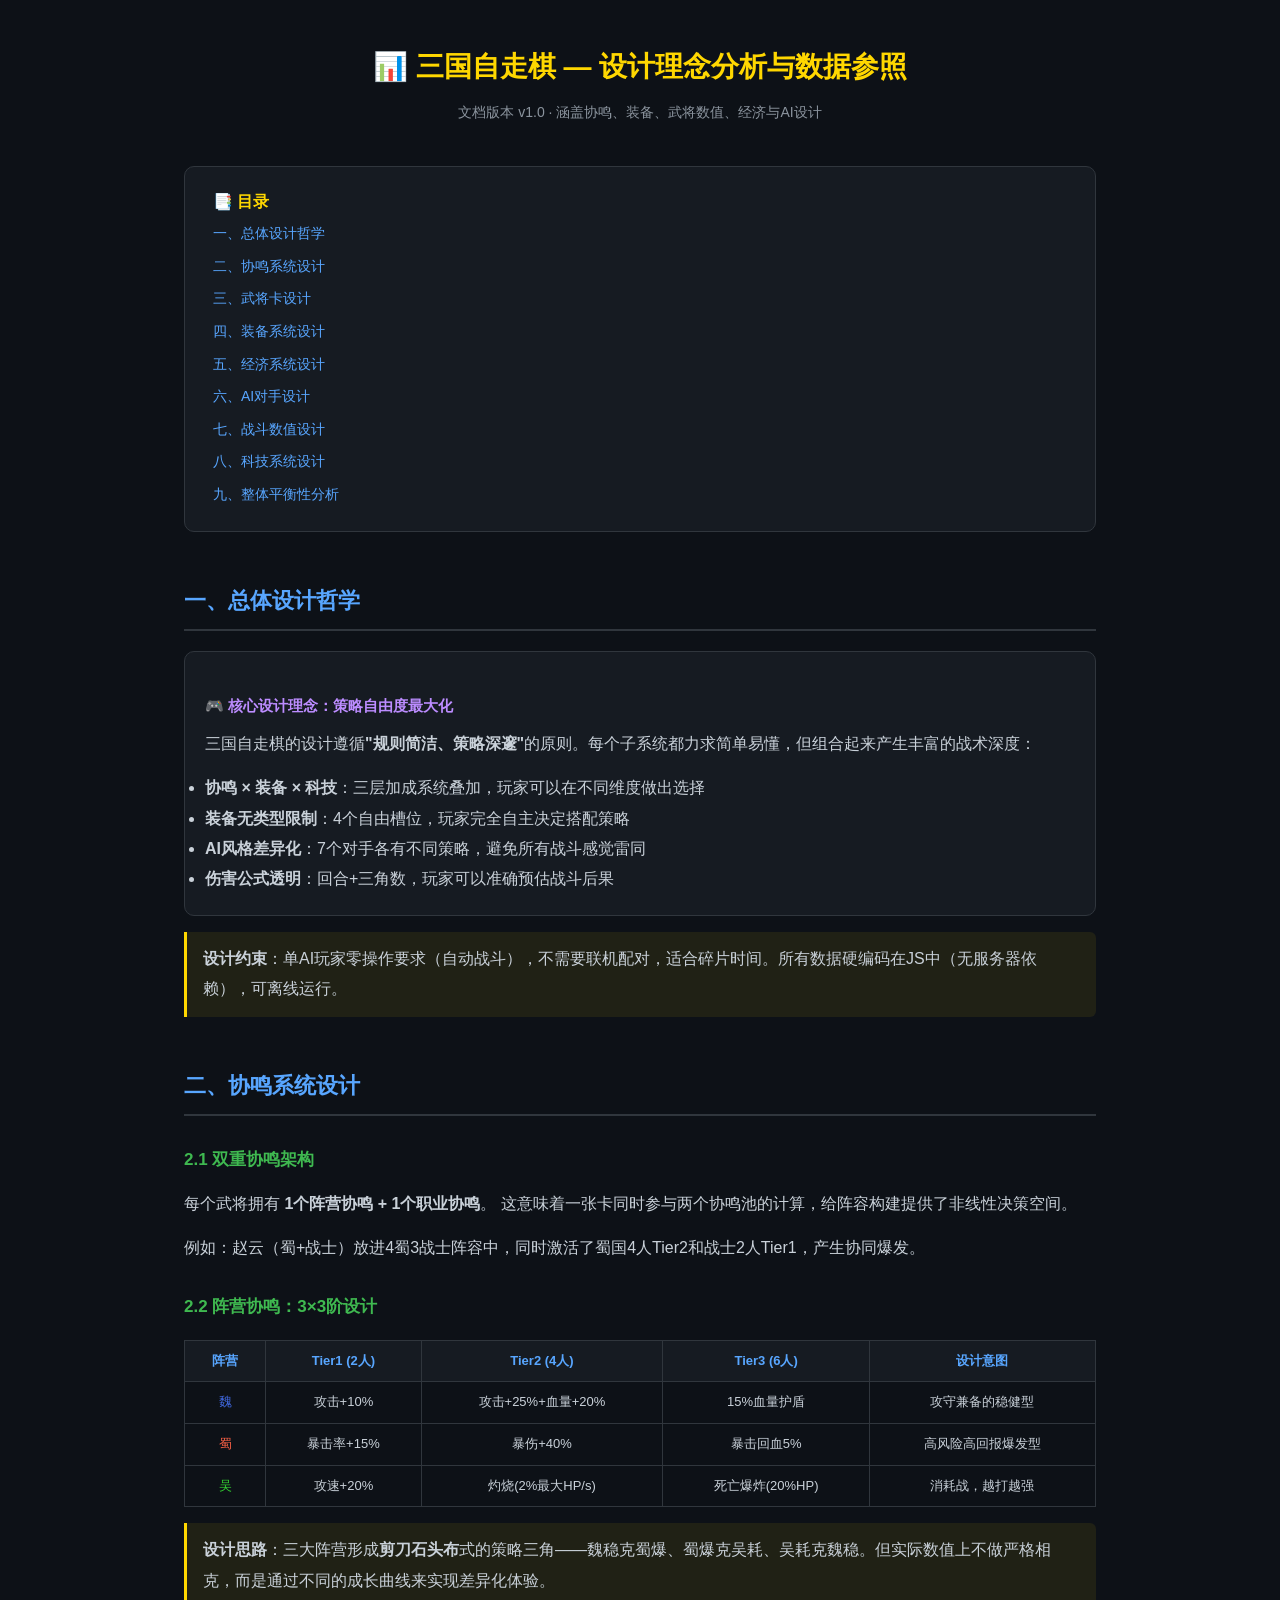
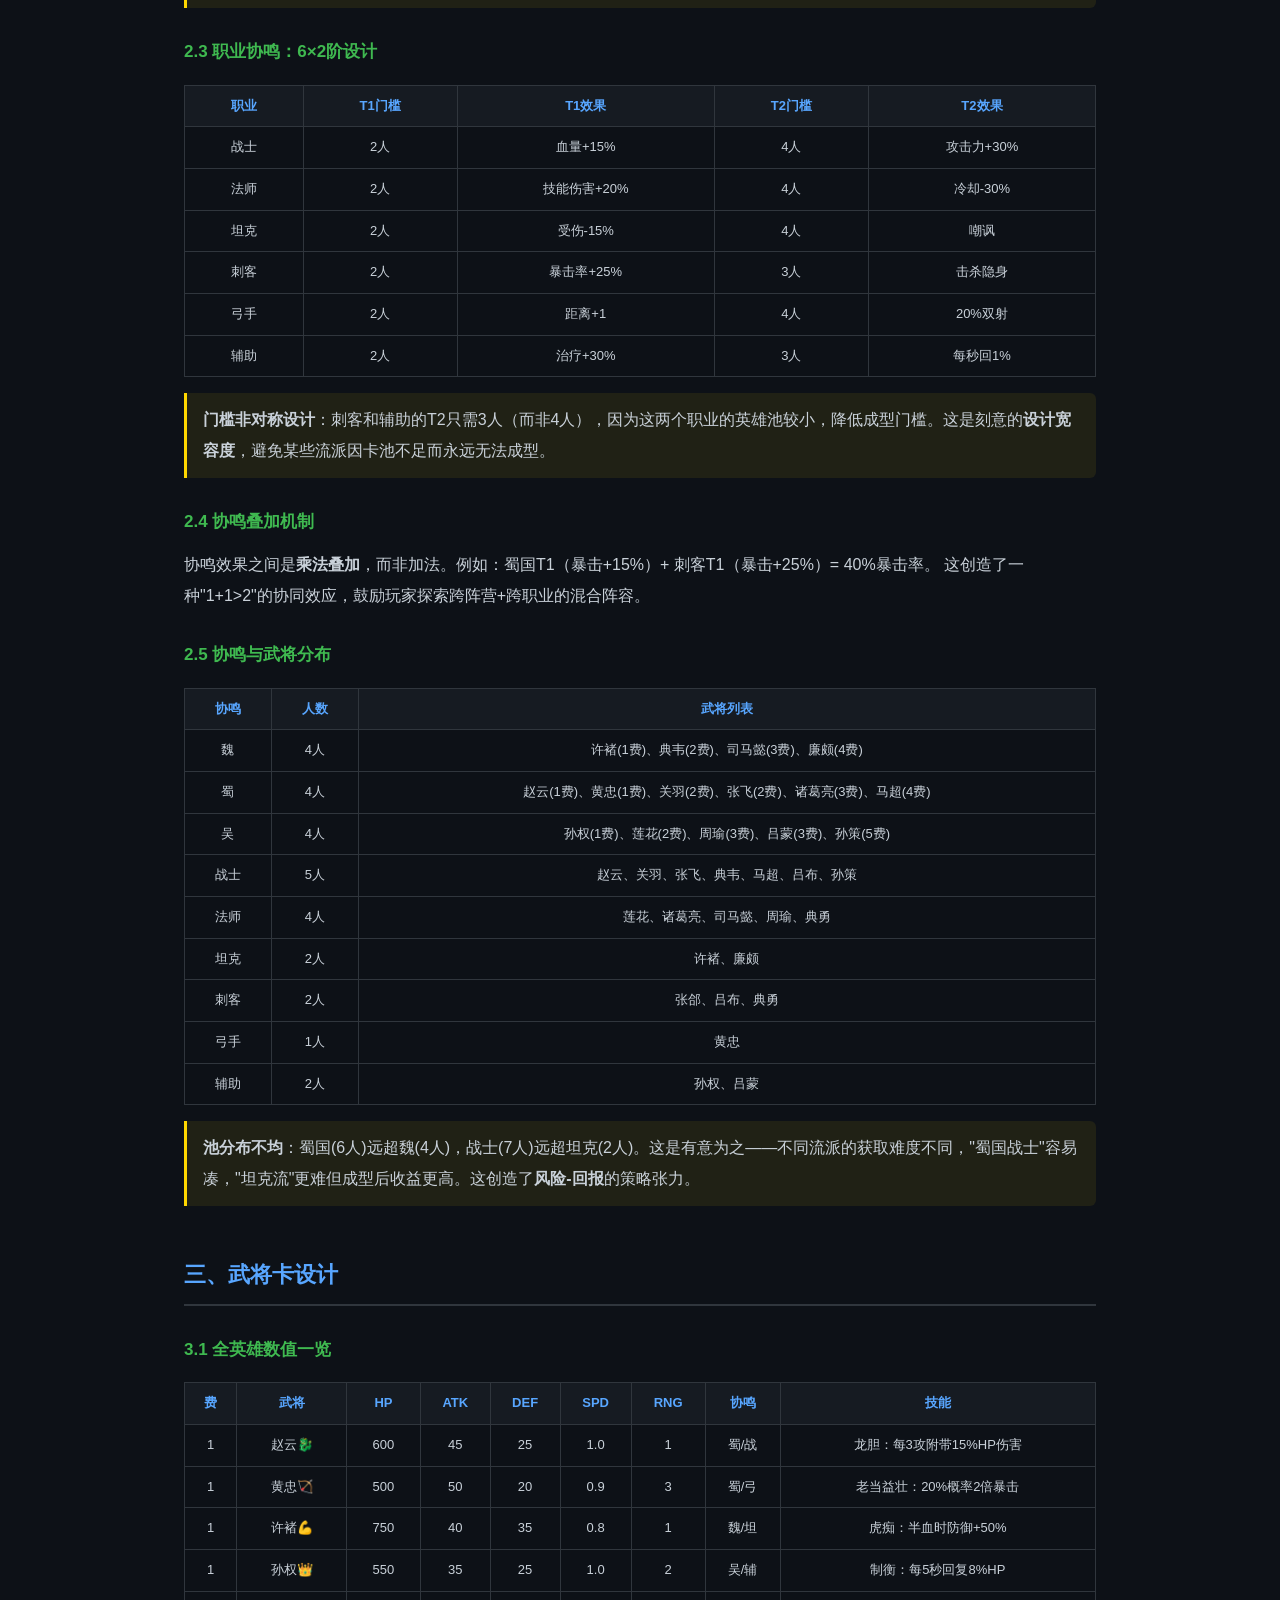
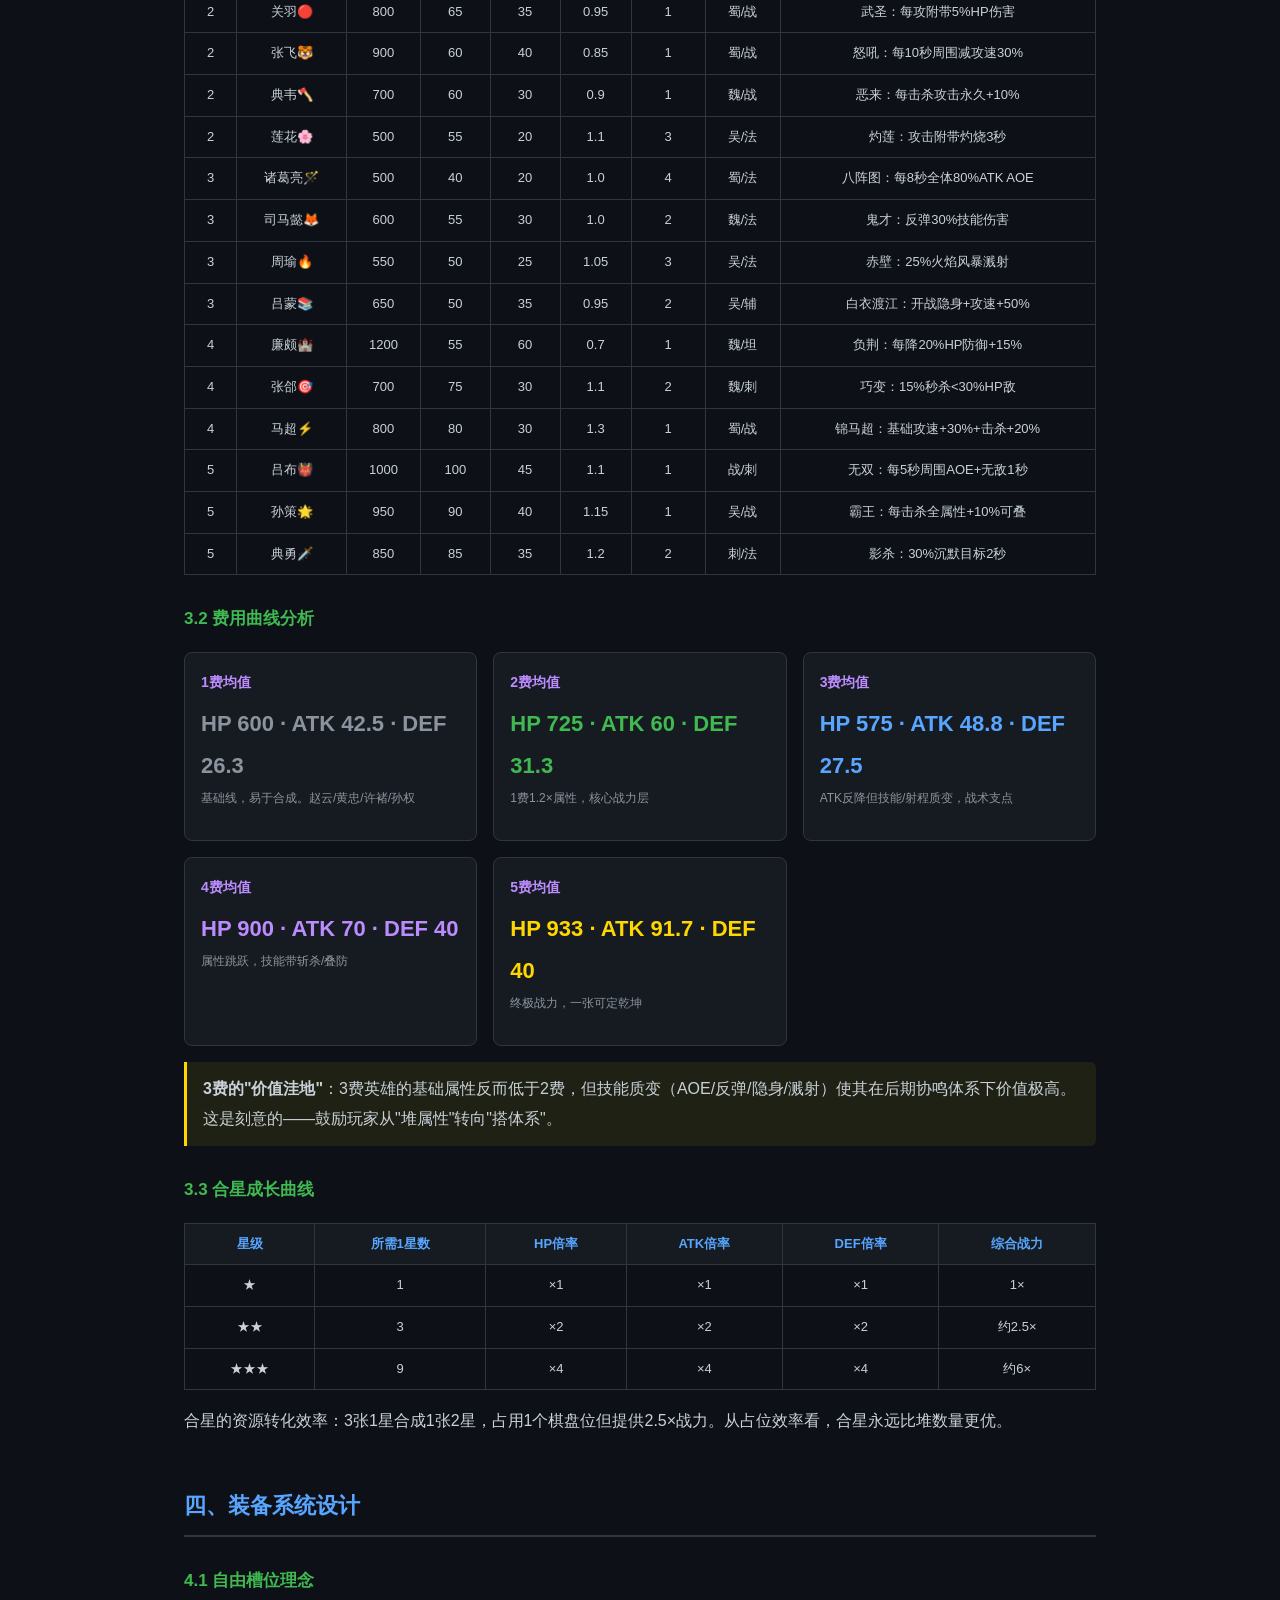
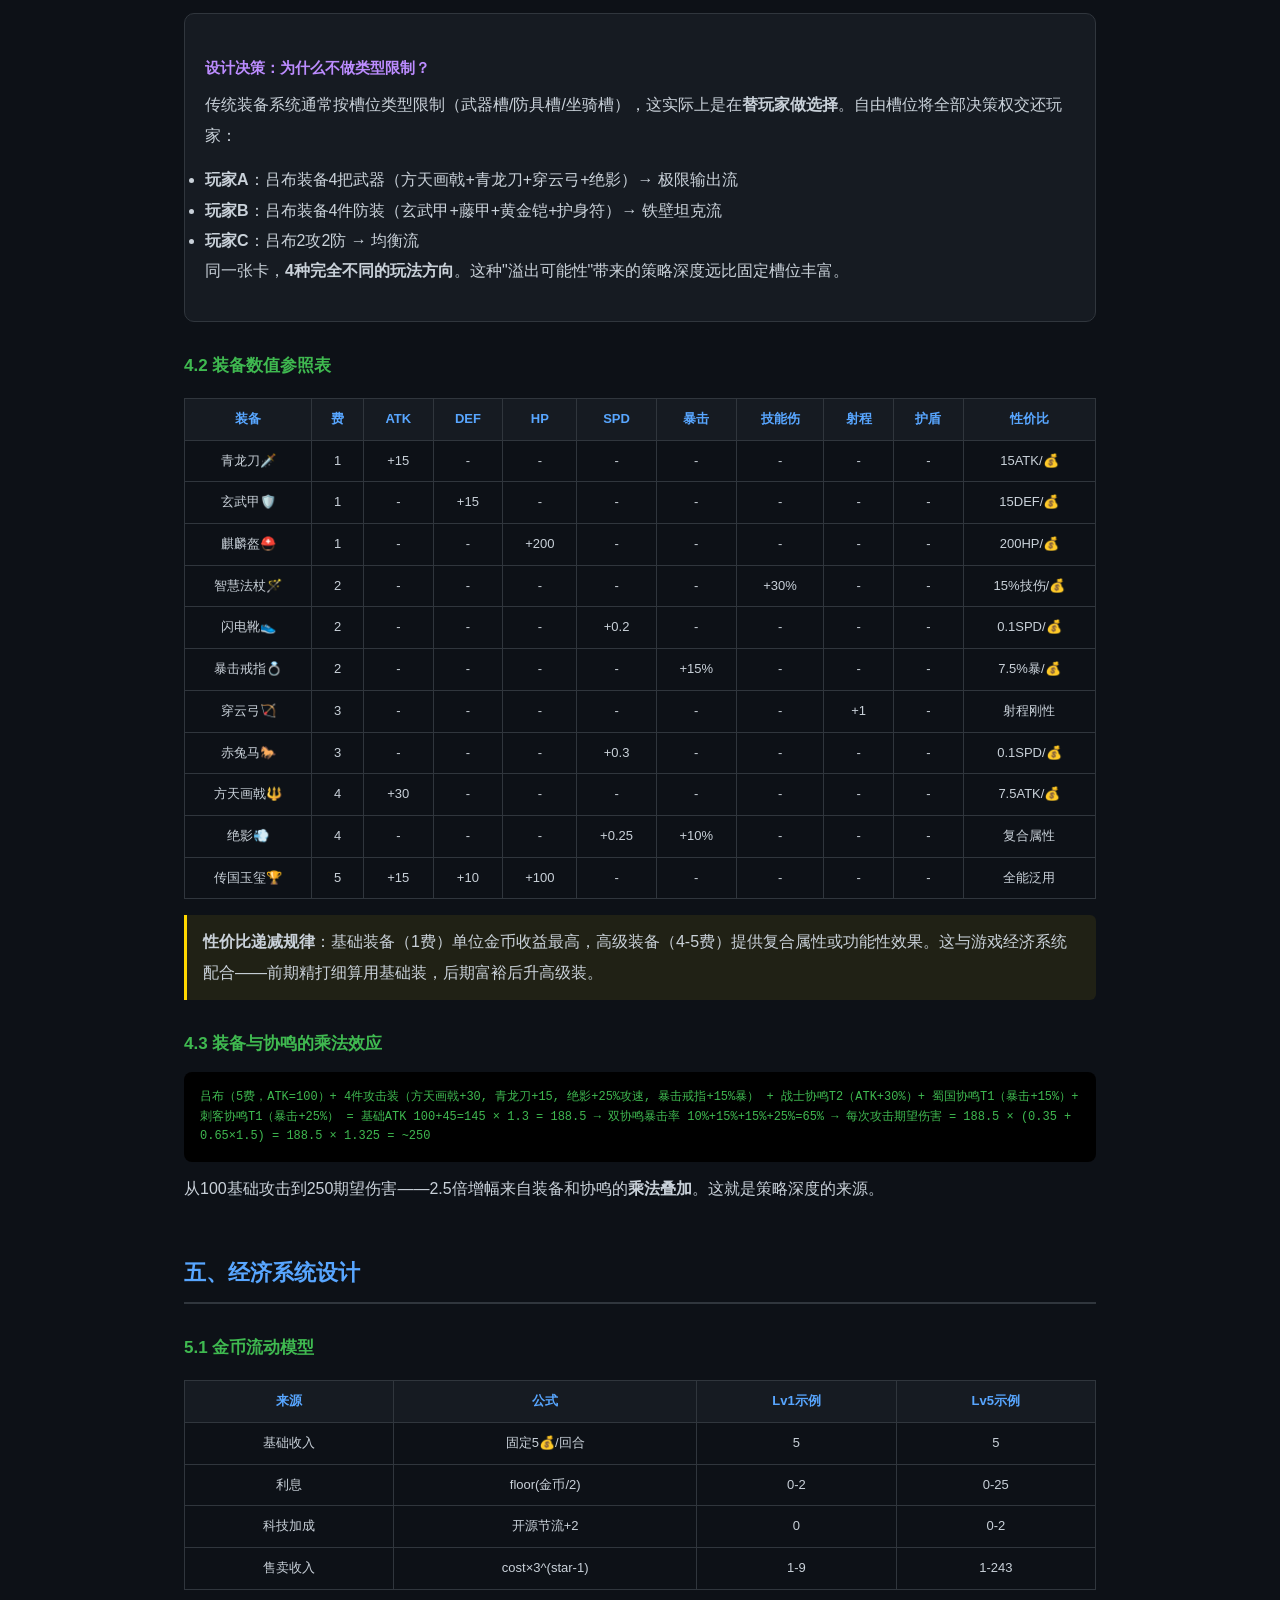
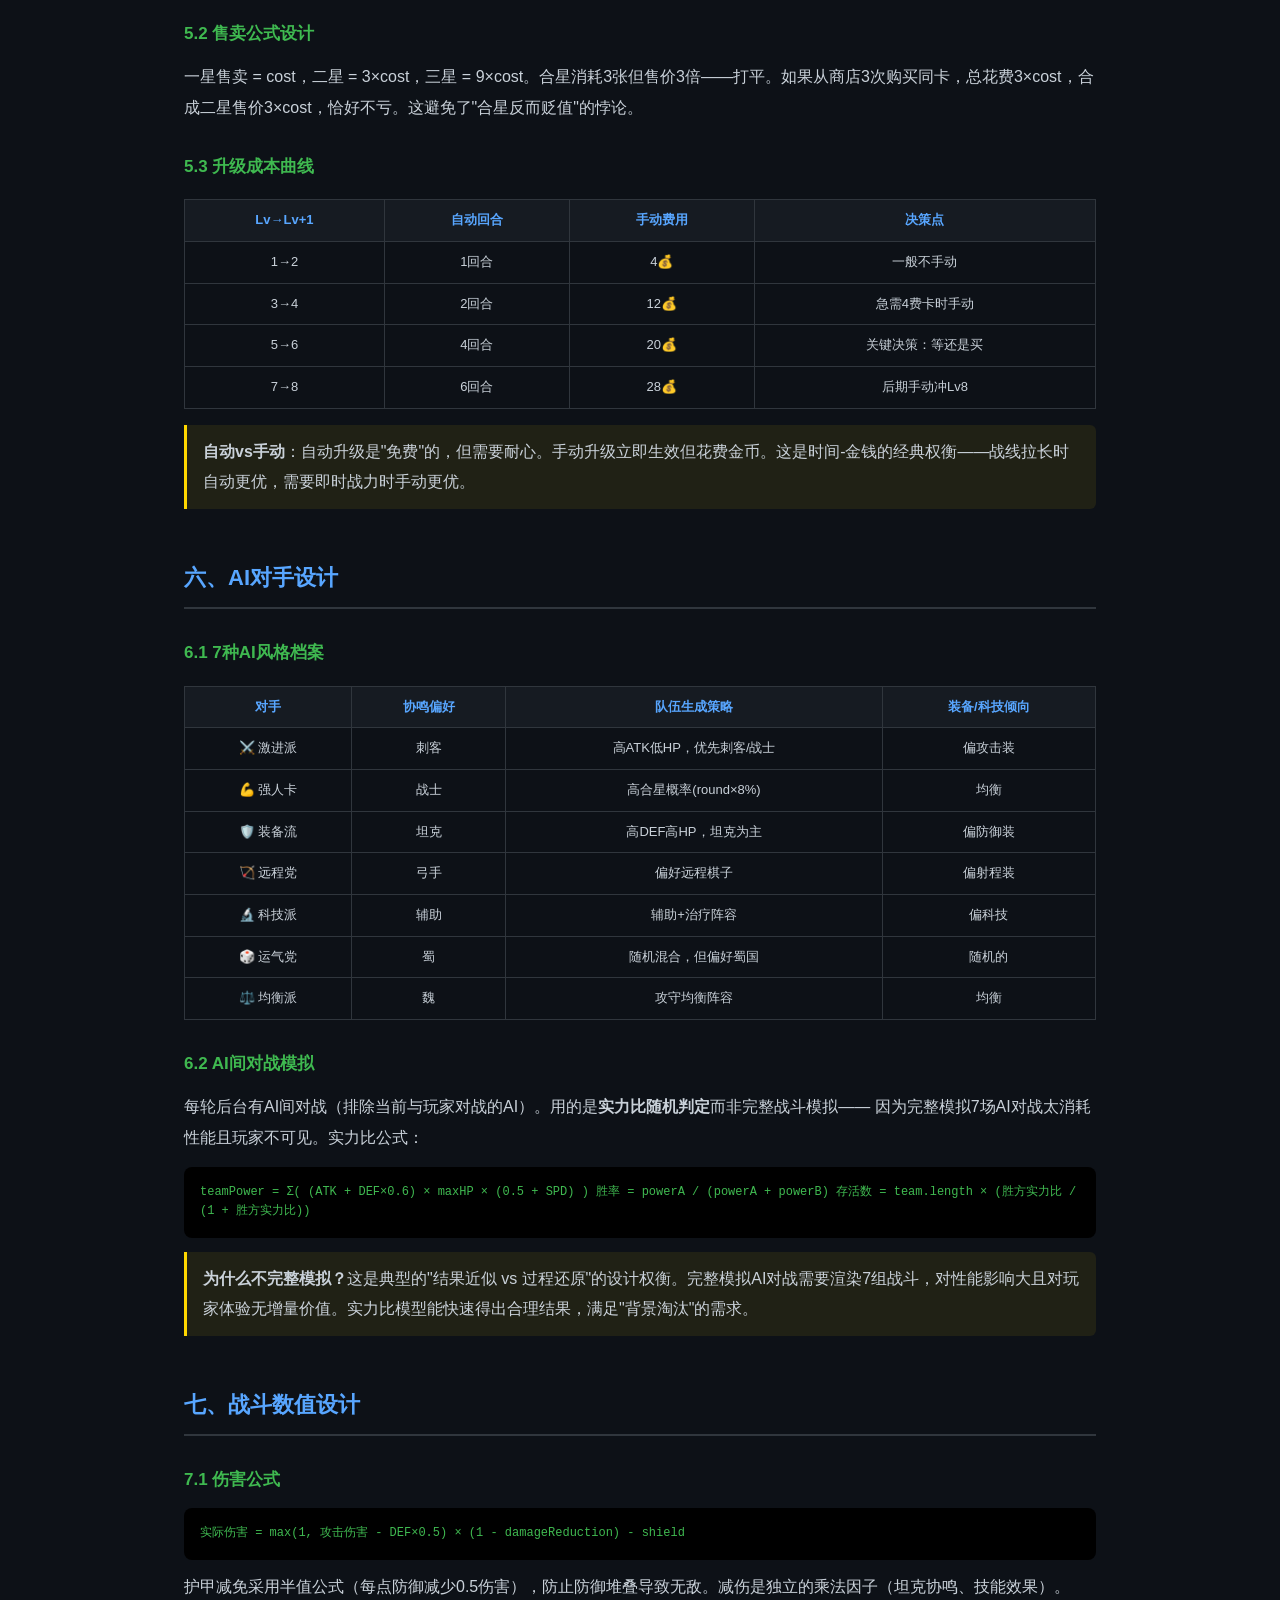
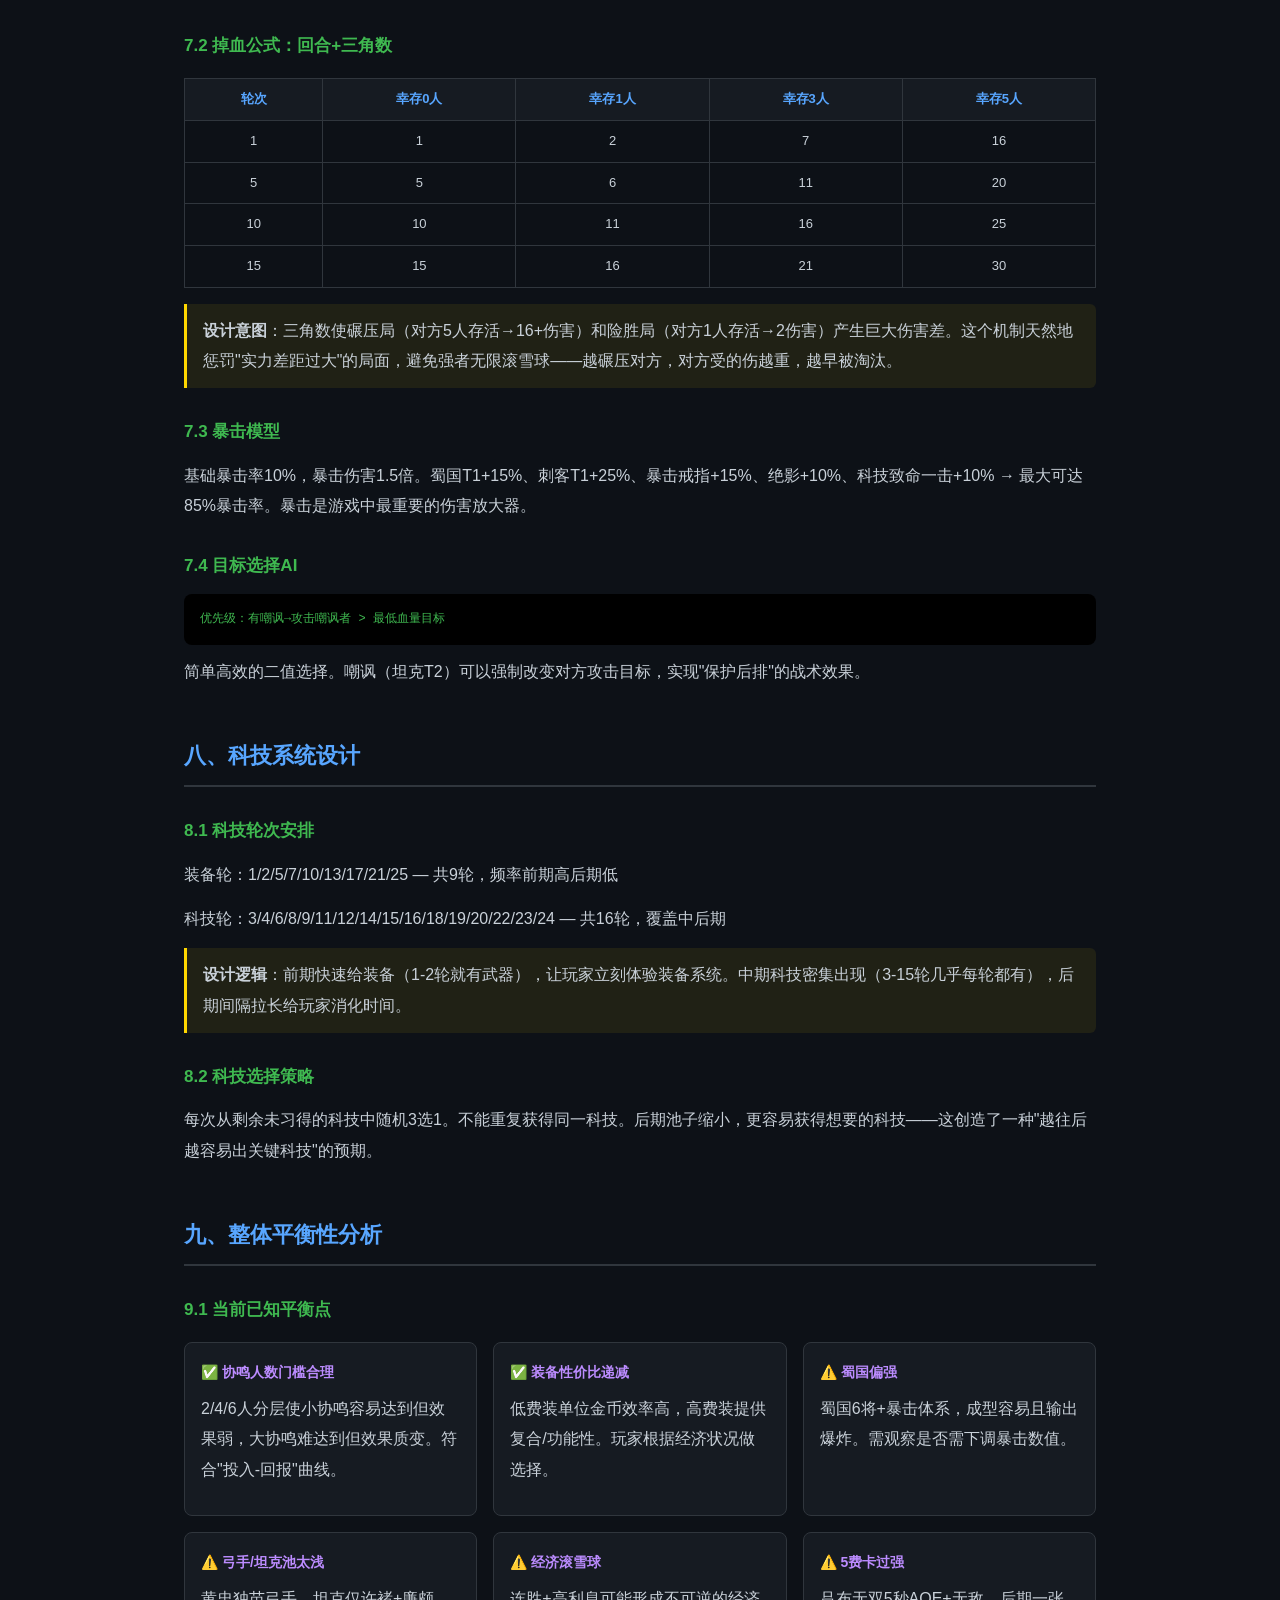
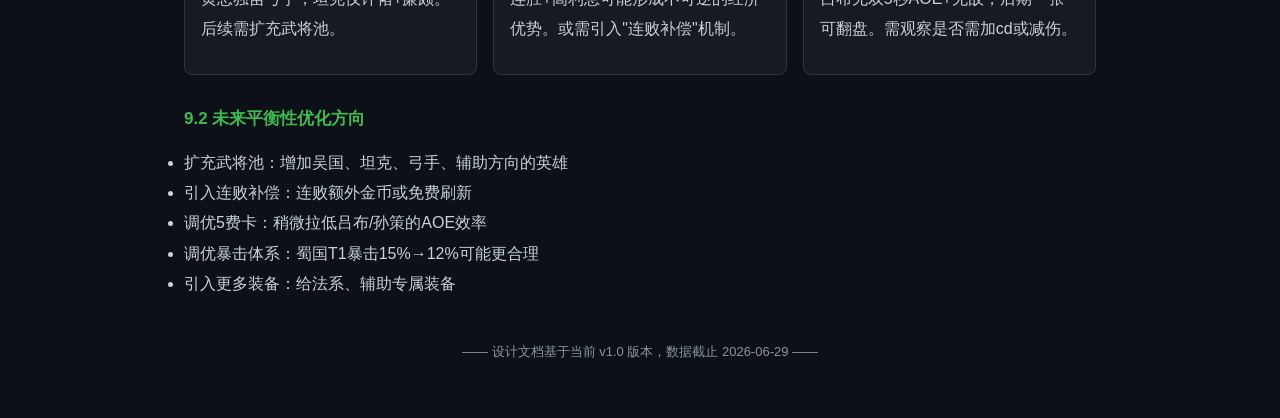
<file: docs/设计理念分析与数据参照.html>
<!DOCTYPE html>
<html lang="zh-CN">
<head>
<meta charset="UTF-8">
<meta name="viewport" content="width=device-width, initial-scale=1.0">
<title>三国自走棋 — 设计理念分析与数据参照</title>
<style>
  :root {
    --bg: #0d1117;
    --card: #161b22;
    --border: #30363d;
    --text: #c9d1d9;
    --muted: #8b949e;
    --accent: #58a6ff;
    --gold: #ffd700;
    --green: #3fb950;
    --purple: #bc8cff;
  }
  * { margin: 0; padding: 0; box-sizing: border-box; }
  body {
    background: var(--bg);
    color: var(--text);
    font-family: -apple-system, "Microsoft YaHei", sans-serif;
    line-height: 1.9;
    max-width: 960px;
    margin: 0 auto;
    padding: 40px 24px;
  }
  h1 { font-size: 28px; color: var(--gold); text-align: center; margin-bottom: 6px; }
  .subtitle { text-align: center; color: var(--muted); font-size: 14px; margin-bottom: 40px; }
  h2 { font-size: 22px; color: var(--accent); border-bottom: 2px solid var(--border); padding-bottom: 8px; margin: 48px 0 20px; }
  h3 { font-size: 17px; color: var(--green); margin: 28px 0 12px; }
  h4 { font-size: 15px; color: var(--purple); margin: 20px 0 8px; }
  p { margin-bottom: 14px; }
  .card {
    background: var(--card);
    border: 1px solid var(--border);
    border-radius: 10px;
    padding: 20px;
    margin: 16px 0;
  }
  .highlight {
    background: rgba(255,215,0,0.08);
    border-left: 3px solid var(--gold);
    padding: 12px 16px;
    margin: 14px 0;
    border-radius: 0 6px 6px 0;
  }
  table {
    width: 100%;
    border-collapse: collapse;
    margin: 16px 0;
    font-size: 13px;
  }
  th, td {
    padding: 8px 12px;
    border: 1px solid var(--border);
    text-align: center;
  }
  th { background: var(--card); color: var(--accent); font-weight: bold; }
  .toc a { color: var(--accent); text-decoration: none; display: block; padding: 3px 0; font-size: 14px; }
  .toc a:hover { text-decoration: underline; }
  .toc {
    background: var(--card);
    border: 1px solid var(--border);
    border-radius: 10px;
    padding: 20px 28px;
    margin: 24px 0;
  }
  .stat-grid {
    display: grid;
    grid-template-columns: repeat(auto-fill, minmax(280px, 1fr));
    gap: 16px;
    margin: 16px 0;
  }
  .stat-card {
    background: var(--card);
    border: 1px solid var(--border);
    border-radius: 8px;
    padding: 16px;
  }
  .stat-card h4 { margin: 0 0 8px; font-size: 14px; }
  .stat-card .val { font-size: 22px; font-weight: bold; }
  .wei { color: #4169E1; }
  .shu { color: #FF6347; }
  .wu { color: #32CD32; }
  .code-block {
    background: #000;
    color: #3fb950;
    padding: 16px;
    border-radius: 8px;
    font-family: "Courier New", monospace;
    font-size: 12px;
    line-height: 1.6;
    overflow-x: auto;
    margin: 12px 0;
  }
</style>
</head>
<body>

<h1>📊 三国自走棋 — 设计理念分析与数据参照</h1>
<div class="subtitle">文档版本 v1.0 · 涵盖协鸣、装备、武将数值、经济与AI设计</div>

<div class="toc">
  <strong style="color:#ffd700">📑 目录</strong>
  <a href="#philosophy">一、总体设计哲学</a>
  <a href="#synergy">二、协鸣系统设计</a>
  <a href="#heroes">三、武将卡设计</a>
  <a href="#items">四、装备系统设计</a>
  <a href="#economy">五、经济系统设计</a>
  <a href="#ai">六、AI对手设计</a>
  <a href="#combat">七、战斗数值设计</a>
  <a href="#tech">八、科技系统设计</a>
  <a href="#balance">九、整体平衡性分析</a>
</div>

<!-- ====== 一、总体设计哲学 ====== -->
<h2 id="philosophy">一、总体设计哲学</h2>

<div class="card">
  <h4>🎮 核心设计理念：策略自由度最大化</h4>
  <p>三国自走棋的设计遵循<strong>"规则简洁、策略深邃"</strong>的原则。每个子系统都力求简单易懂，但组合起来产生丰富的战术深度：</p>
  <ul>
    <li><strong>协鸣 × 装备 × 科技</strong>：三层加成系统叠加，玩家可以在不同维度做出选择</li>
    <li><strong>装备无类型限制</strong>：4个自由槽位，玩家完全自主决定搭配策略</li>
    <li><strong>AI风格差异化</strong>：7个对手各有不同策略，避免所有战斗感觉雷同</li>
    <li><strong>伤害公式透明</strong>：回合+三角数，玩家可以准确预估战斗后果</li>
  </ul>
</div>

<div class="highlight">
  <strong>设计约束</strong>：单AI玩家零操作要求（自动战斗），不需要联机配对，适合碎片时间。所有数据硬编码在JS中（无服务器依赖），可离线运行。
</div>

<!-- ====== 二、协鸣系统 ====== -->
<h2 id="synergy">二、协鸣系统设计</h2>

<h3>2.1 双重协鸣架构</h3>
<p>
  每个武将拥有 <strong>1个阵营协鸣 + 1个职业协鸣</strong>。
  这意味着一张卡同时参与两个协鸣池的计算，给阵容构建提供了非线性决策空间。
</p>
<p>例如：赵云（蜀+战士）放进4蜀3战士阵容中，同时激活了蜀国4人Tier2和战士2人Tier1，产生协同爆发。</p>

<h3>2.2 阵营协鸣：3×3阶设计</h3>
<table>
  <tr><th>阵营</th><th>Tier1 (2人)</th><th>Tier2 (4人)</th><th>Tier3 (6人)</th><th>设计意图</th></tr>
  <tr><td class="wei">魏</td><td>攻击+10%</td><td>攻击+25%+血量+20%</td><td>15%血量护盾</td><td>攻守兼备的稳健型</td></tr>
  <tr><td class="shu">蜀</td><td>暴击率+15%</td><td>暴伤+40%</td><td>暴击回血5%</td><td>高风险高回报爆发型</td></tr>
  <tr><td class="wu">吴</td><td>攻速+20%</td><td>灼烧(2%最大HP/s)</td><td>死亡爆炸(20%HP)</td><td>消耗战，越打越强</td></tr>
</table>

<div class="highlight">
  <strong>设计思路</strong>：三大阵营形成<strong>剪刀石头布</strong>式的策略三角——魏稳克蜀爆、蜀爆克吴耗、吴耗克魏稳。但实际数值上不做严格相克，而是通过不同的成长曲线来实现差异化体验。
</div>

<h3>2.3 职业协鸣：6×2阶设计</h3>
<table>
  <tr><th>职业</th><th>T1门槛</th><th>T1效果</th><th>T2门槛</th><th>T2效果</th></tr>
  <tr><td>战士</td><td>2人</td><td>血量+15%</td><td>4人</td><td>攻击力+30%</td></tr>
  <tr><td>法师</td><td>2人</td><td>技能伤害+20%</td><td>4人</td><td>冷却-30%</td></tr>
  <tr><td>坦克</td><td>2人</td><td>受伤-15%</td><td>4人</td><td>嘲讽</td></tr>
  <tr><td>刺客</td><td>2人</td><td>暴击率+25%</td><td>3人</td><td>击杀隐身</td></tr>
  <tr><td>弓手</td><td>2人</td><td>距离+1</td><td>4人</td><td>20%双射</td></tr>
  <tr><td>辅助</td><td>2人</td><td>治疗+30%</td><td>3人</td><td>每秒回1%</td></tr>
</table>

<div class="highlight">
  <strong>门槛非对称设计</strong>：刺客和辅助的T2只需3人（而非4人），因为这两个职业的英雄池较小，降低成型门槛。这是刻意的<strong>设计宽容度</strong>，避免某些流派因卡池不足而永远无法成型。
</div>

<h3>2.4 协鸣叠加机制</h3>
<p>
  协鸣效果之间是<strong>乘法叠加</strong>，而非加法。例如：蜀国T1（暴击+15%）+ 刺客T1（暴击+25%）= 40%暴击率。
  这创造了一种"1+1>2"的协同效应，鼓励玩家探索跨阵营+跨职业的混合阵容。
</p>

<h3>2.5 协鸣与武将分布</h3>
<table>
  <tr><th>协鸣</th><th>人数</th><th>武将列表</th></tr>
  <tr><td>魏</td><td>4人</td><td>许褚(1费)、典韦(2费)、司马懿(3费)、廉颇(4费)</td></tr>
  <tr><td>蜀</td><td>4人</td><td>赵云(1费)、黄忠(1费)、关羽(2费)、张飞(2费)、诸葛亮(3费)、马超(4费)</td></tr>
  <tr><td>吴</td><td>4人</td><td>孙权(1费)、莲花(2费)、周瑜(3费)、吕蒙(3费)、孙策(5费)</td></tr>
  <tr><td>战士</td><td>5人</td><td>赵云、关羽、张飞、典韦、马超、吕布、孙策</td></tr>
  <tr><td>法师</td><td>4人</td><td>莲花、诸葛亮、司马懿、周瑜、典勇</td></tr>
  <tr><td>坦克</td><td>2人</td><td>许褚、廉颇</td></tr>
  <tr><td>刺客</td><td>2人</td><td>张郃、吕布、典勇</td></tr>
  <tr><td>弓手</td><td>1人</td><td>黄忠</td></tr>
  <tr><td>辅助</td><td>2人</td><td>孙权、吕蒙</td></tr>
</table>

<div class="highlight">
  <strong>池分布不均</strong>：蜀国(6人)远超魏(4人)，战士(7人)远超坦克(2人)。这是有意为之——不同流派的获取难度不同，"蜀国战士"容易凑，"坦克流"更难但成型后收益更高。这创造了<strong>风险-回报</strong>的策略张力。
</div>

<!-- ====== 三、武将卡设计 ====== -->
<h2 id="heroes">三、武将卡设计</h2>

<h3>3.1 全英雄数值一览</h3>
<table>
  <tr><th>费</th><th>武将</th><th>HP</th><th>ATK</th><th>DEF</th><th>SPD</th><th>RNG</th><th>协鸣</th><th>技能</th></tr>
  <tr><td class="cost-1">1</td><td>赵云🐉</td><td>600</td><td>45</td><td>25</td><td>1.0</td><td>1</td><td>蜀/战</td><td>龙胆：每3攻附带15%HP伤害</td></tr>
  <tr><td class="cost-1">1</td><td>黄忠🏹</td><td>500</td><td>50</td><td>20</td><td>0.9</td><td>3</td><td>蜀/弓</td><td>老当益壮：20%概率2倍暴击</td></tr>
  <tr><td class="cost-1">1</td><td>许褚💪</td><td>750</td><td>40</td><td>35</td><td>0.8</td><td>1</td><td>魏/坦</td><td>虎痴：半血时防御+50%</td></tr>
  <tr><td class="cost-1">1</td><td>孙权👑</td><td>550</td><td>35</td><td>25</td><td>1.0</td><td>2</td><td>吴/辅</td><td>制衡：每5秒回复8%HP</td></tr>
  <tr><td class="cost-2">2</td><td>关羽🔴</td><td>800</td><td>65</td><td>35</td><td>0.95</td><td>1</td><td>蜀/战</td><td>武圣：每攻附带5%HP伤害</td></tr>
  <tr><td class="cost-2">2</td><td>张飞🐯</td><td>900</td><td>60</td><td>40</td><td>0.85</td><td>1</td><td>蜀/战</td><td>怒吼：每10秒周围减攻速30%</td></tr>
  <tr><td class="cost-2">2</td><td>典韦🪓</td><td>700</td><td>60</td><td>30</td><td>0.9</td><td>1</td><td>魏/战</td><td>恶来：每击杀攻击永久+10%</td></tr>
  <tr><td class="cost-2">2</td><td>莲花🌸</td><td>500</td><td>55</td><td>20</td><td>1.1</td><td>3</td><td>吴/法</td><td>灼莲：攻击附带灼烧3秒</td></tr>
  <tr><td class="cost-3">3</td><td>诸葛亮🪄</td><td>500</td><td>40</td><td>20</td><td>1.0</td><td>4</td><td>蜀/法</td><td>八阵图：每8秒全体80%ATK AOE</td></tr>
  <tr><td class="cost-3">3</td><td>司马懿🦊</td><td>600</td><td>55</td><td>30</td><td>1.0</td><td>2</td><td>魏/法</td><td>鬼才：反弹30%技能伤害</td></tr>
  <tr><td class="cost-3">3</td><td>周瑜🔥</td><td>550</td><td>50</td><td>25</td><td>1.05</td><td>3</td><td>吴/法</td><td>赤壁：25%火焰风暴溅射</td></tr>
  <tr><td class="cost-3">3</td><td>吕蒙📚</td><td>650</td><td>50</td><td>35</td><td>0.95</td><td>2</td><td>吴/辅</td><td>白衣渡江：开战隐身+攻速+50%</td></tr>
  <tr><td class="cost-4">4</td><td>廉颇🏰</td><td>1200</td><td>55</td><td>60</td><td>0.7</td><td>1</td><td>魏/坦</td><td>负荆：每降20%HP防御+15%</td></tr>
  <tr><td class="cost-4">4</td><td>张郃🎯</td><td>700</td><td>75</td><td>30</td><td>1.1</td><td>2</td><td>魏/刺</td><td>巧变：15%秒杀&lt;30%HP敌</td></tr>
  <tr><td class="cost-4">4</td><td>马超⚡</td><td>800</td><td>80</td><td>30</td><td>1.3</td><td>1</td><td>蜀/战</td><td>锦马超：基础攻速+30%+击杀+20%</td></tr>
  <tr><td class="cost-5">5</td><td>吕布👹</td><td>1000</td><td>100</td><td>45</td><td>1.1</td><td>1</td><td>战/刺</td><td>无双：每5秒周围AOE+无敌1秒</td></tr>
  <tr><td class="cost-5">5</td><td>孙策🌟</td><td>950</td><td>90</td><td>40</td><td>1.15</td><td>1</td><td>吴/战</td><td>霸王：每击杀全属性+10%可叠</td></tr>
  <tr><td class="cost-5">5</td><td>典勇🗡️</td><td>850</td><td>85</td><td>35</td><td>1.2</td><td>2</td><td>刺/法</td><td>影杀：30%沉默目标2秒</td></tr>
</table>

<h3>3.2 费用曲线分析</h3>
<div class="stat-grid">
  <div class="stat-card">
    <h4>1费均值</h4>
    <div class="val" style="color:#8b949e">HP 600 · ATK 42.5 · DEF 26.3</div>
    <p style="color:var(--muted);font-size:12px">基础线，易于合成。赵云/黄忠/许褚/孙权</p>
  </div>
  <div class="stat-card">
    <h4>2费均值</h4>
    <div class="val" style="color:#3fb950">HP 725 · ATK 60 · DEF 31.3</div>
    <p style="color:var(--muted);font-size:12px">1费1.2×属性，核心战力层</p>
  </div>
  <div class="stat-card">
    <h4>3费均值</h4>
    <div class="val" style="color:#58a6ff">HP 575 · ATK 48.8 · DEF 27.5</div>
    <p style="color:var(--muted);font-size:12px">ATK反降但技能/射程质变，战术支点</p>
  </div>
  <div class="stat-card">
    <h4>4费均值</h4>
    <div class="val" style="color:#bc8cff">HP 900 · ATK 70 · DEF 40</div>
    <p style="color:var(--muted);font-size:12px">属性跳跃，技能带斩杀/叠防</p>
  </div>
  <div class="stat-card">
    <h4>5费均值</h4>
    <div class="val" style="color:#ffd700">HP 933 · ATK 91.7 · DEF 40</div>
    <p style="color:var(--muted);font-size:12px">终极战力，一张可定乾坤</p>
  </div>
</div>

<div class="highlight">
  <strong>3费的"价值洼地"</strong>：3费英雄的基础属性反而低于2费，但技能质变（AOE/反弹/隐身/溅射）使其在后期协鸣体系下价值极高。这是刻意的——鼓励玩家从"堆属性"转向"搭体系"。
</div>

<h3>3.3 合星成长曲线</h3>
<table>
  <tr><th>星级</th><th>所需1星数</th><th>HP倍率</th><th>ATK倍率</th><th>DEF倍率</th><th>综合战力</th></tr>
  <tr><td>★</td><td>1</td><td>×1</td><td>×1</td><td>×1</td><td>1×</td></tr>
  <tr><td>★★</td><td>3</td><td>×2</td><td>×2</td><td>×2</td><td>约2.5×</td></tr>
  <tr><td>★★★</td><td>9</td><td>×4</td><td>×4</td><td>×4</td><td>约6×</td></tr>
</table>
<p>合星的资源转化效率：3张1星合成1张2星，占用1个棋盘位但提供2.5×战力。从占位效率看，合星永远比堆数量更优。</p>

<!-- ====== 四、装备系统 ====== -->
<h2 id="items">四、装备系统设计</h2>

<h3>4.1 自由槽位理念</h3>
<div class="card">
  <h4>设计决策：为什么不做类型限制？</h4>
  <p>传统装备系统通常按槽位类型限制（武器槽/防具槽/坐骑槽），这实际上是在<strong>替玩家做选择</strong>。自由槽位将全部决策权交还玩家：</p>
  <ul>
    <li><strong>玩家A</strong>：吕布装备4把武器（方天画戟+青龙刀+穿云弓+绝影）→ 极限输出流</li>
    <li><strong>玩家B</strong>：吕布装备4件防装（玄武甲+藤甲+黄金铠+护身符）→ 铁壁坦克流</li>
    <li><strong>玩家C</strong>：吕布2攻2防 → 均衡流</li>
  </ul>
  <p>同一张卡，<strong>4种完全不同的玩法方向</strong>。这种"溢出可能性"带来的策略深度远比固定槽位丰富。</p>
</div>

<h3>4.2 装备数值参照表</h3>
<table>
  <tr><th>装备</th><th>费</th><th>ATK</th><th>DEF</th><th>HP</th><th>SPD</th><th>暴击</th><th>技能伤</th><th>射程</th><th>护盾</th><th>性价比</th></tr>
  <tr><td>青龙刀🗡️</td><td>1</td><td>+15</td><td>-</td><td>-</td><td>-</td><td>-</td><td>-</td><td>-</td><td>-</td><td>15ATK/💰</td></tr>
  <tr><td>玄武甲🛡️</td><td>1</td><td>-</td><td>+15</td><td>-</td><td>-</td><td>-</td><td>-</td><td>-</td><td>-</td><td>15DEF/💰</td></tr>
  <tr><td>麒麟盔⛑️</td><td>1</td><td>-</td><td>-</td><td>+200</td><td>-</td><td>-</td><td>-</td><td>-</td><td>-</td><td>200HP/💰</td></tr>
  <tr><td>智慧法杖🪄</td><td>2</td><td>-</td><td>-</td><td>-</td><td>-</td><td>-</td><td>+30%</td><td>-</td><td>-</td><td>15%技伤/💰</td></tr>
  <tr><td>闪电靴👟</td><td>2</td><td>-</td><td>-</td><td>-</td><td>+0.2</td><td>-</td><td>-</td><td>-</td><td>-</td><td>0.1SPD/💰</td></tr>
  <tr><td>暴击戒指💍</td><td>2</td><td>-</td><td>-</td><td>-</td><td>-</td><td>+15%</td><td>-</td><td>-</td><td>-</td><td>7.5%暴/💰</td></tr>
  <tr><td>穿云弓🏹</td><td>3</td><td>-</td><td>-</td><td>-</td><td>-</td><td>-</td><td>-</td><td>+1</td><td>-</td><td>射程刚性</td></tr>
  <tr><td>赤兔马🐎</td><td>3</td><td>-</td><td>-</td><td>-</td><td>+0.3</td><td>-</td><td>-</td><td>-</td><td>-</td><td>0.1SPD/💰</td></tr>
  <tr><td>方天画戟🔱</td><td>4</td><td>+30</td><td>-</td><td>-</td><td>-</td><td>-</td><td>-</td><td>-</td><td>-</td><td>7.5ATK/💰</td></tr>
  <tr><td>绝影💨</td><td>4</td><td>-</td><td>-</td><td>-</td><td>+0.25</td><td>+10%</td><td>-</td><td>-</td><td>-</td><td>复合属性</td></tr>
  <tr><td>传国玉玺🏆</td><td>5</td><td>+15</td><td>+10</td><td>+100</td><td>-</td><td>-</td><td>-</td><td>-</td><td>-</td><td>全能泛用</td></tr>
</table>

<div class="highlight">
  <strong>性价比递减规律</strong>：基础装备（1费）单位金币收益最高，高级装备（4-5费）提供复合属性或功能性效果。这与游戏经济系统配合——前期精打细算用基础装，后期富裕后升高级装。
</div>

<h3>4.3 装备与协鸣的乘法效应</h3>
<div class="code-block">吕布（5费，ATK=100）+ 4件攻击装（方天画戟+30, 青龙刀+15, 绝影+25%攻速, 暴击戒指+15%暴）
+ 战士协鸣T2（ATK+30%）+ 蜀国协鸣T1（暴击+15%）+ 刺客协鸣T1（暴击+25%）
= 基础ATK 100+45=145 × 1.3 = 188.5 → 双协鸣暴击率 10%+15%+15%+25%=65%
→ 每次攻击期望伤害 = 188.5 × (0.35 + 0.65×1.5) = 188.5 × 1.325 = ~250</div>
<p>从100基础攻击到250期望伤害——2.5倍增幅来自装备和协鸣的<strong>乘法叠加</strong>。这就是策略深度的来源。</p>

<!-- ====== 五、经济系统 ====== -->
<h2 id="economy">五、经济系统设计</h2>

<h3>5.1 金币流动模型</h3>
<table>
  <tr><th>来源</th><th>公式</th><th>Lv1示例</th><th>Lv5示例</th></tr>
  <tr><td>基础收入</td><td>固定5💰/回合</td><td>5</td><td>5</td></tr>
  <tr><td>利息</td><td>floor(金币/2)</td><td>0-2</td><td>0-25</td></tr>
  <tr><td>科技加成</td><td>开源节流+2</td><td>0</td><td>0-2</td></tr>
  <tr><td>售卖收入</td><td>cost×3^(star-1)</td><td>1-9</td><td>1-243</td></tr>
</table>

<h3>5.2 售卖公式设计</h3>
<p>一星售卖 = cost，二星 = 3×cost，三星 = 9×cost。合星消耗3张但售价3倍——打平。如果从商店3次购买同卡，总花费3×cost，合成二星售价3×cost，恰好不亏。这避免了"合星反而贬值"的悖论。</p>

<h3>5.3 升级成本曲线</h3>
<table>
  <tr><th>Lv→Lv+1</th><th>自动回合</th><th>手动费用</th><th>决策点</th></tr>
  <tr><td>1→2</td><td>1回合</td><td>4💰</td><td>一般不手动</td></tr>
  <tr><td>3→4</td><td>2回合</td><td>12💰</td><td>急需4费卡时手动</td></tr>
  <tr><td>5→6</td><td>4回合</td><td>20💰</td><td>关键决策：等还是买</td></tr>
  <tr><td>7→8</td><td>6回合</td><td>28💰</td><td>后期手动冲Lv8</td></tr>
</table>
<div class="highlight">
  <strong>自动vs手动</strong>：自动升级是"免费"的，但需要耐心。手动升级立即生效但花费金币。这是时间-金钱的经典权衡——战线拉长时自动更优，需要即时战力时手动更优。
</div>

<!-- ====== 六、AI对手 ====== -->
<h2 id="ai">六、AI对手设计</h2>

<h3>6.1 7种AI风格档案</h3>
<table>
  <tr><th>对手</th><th>协鸣偏好</th><th>队伍生成策略</th><th>装备/科技倾向</th></tr>
  <tr><td>⚔️ 激进派</td><td>刺客</td><td>高ATK低HP，优先刺客/战士</td><td>偏攻击装</td></tr>
  <tr><td>💪 强人卡</td><td>战士</td><td>高合星概率(round×8%)</td><td>均衡</td></tr>
  <tr><td>🛡️ 装备流</td><td>坦克</td><td>高DEF高HP，坦克为主</td><td>偏防御装</td></tr>
  <tr><td>🏹 远程党</td><td>弓手</td><td>偏好远程棋子</td><td>偏射程装</td></tr>
  <tr><td>🔬 科技派</td><td>辅助</td><td>辅助+治疗阵容</td><td>偏科技</td></tr>
  <tr><td>🎲 运气党</td><td>蜀</td><td>随机混合，但偏好蜀国</td><td>随机的</td></tr>
  <tr><td>⚖️ 均衡派</td><td>魏</td><td>攻守均衡阵容</td><td>均衡</td></tr>
</table>

<h3>6.2 AI间对战模拟</h3>
<p>
  每轮后台有AI间对战（排除当前与玩家对战的AI）。用的是<strong>实力比随机判定</strong>而非完整战斗模拟——
  因为完整模拟7场AI对战太消耗性能且玩家不可见。实力比公式：
</p>
<div class="code-block">teamPower = Σ( (ATK + DEF×0.6) × maxHP × (0.5 + SPD) )
胜率 = powerA / (powerA + powerB)
存活数 = team.length × (胜方实力比 / (1 + 胜方实力比))</div>

<div class="highlight">
  <strong>为什么不完整模拟？</strong>这是典型的"结果近似 vs 过程还原"的设计权衡。完整模拟AI对战需要渲染7组战斗，对性能影响大且对玩家体验无增量价值。实力比模型能快速得出合理结果，满足"背景淘汰"的需求。
</div>

<!-- ====== 七、战斗数值 ====== -->
<h2 id="combat">七、战斗数值设计</h2>

<h3>7.1 伤害公式</h3>
<div class="code-block">实际伤害 = max(1, 攻击伤害 - DEF×0.5) × (1 - damageReduction) - shield</div>
<p>护甲减免采用半值公式（每点防御减少0.5伤害），防止防御堆叠导致无敌。减伤是独立的乘法因子（坦克协鸣、技能效果）。</p>

<h3>7.2 掉血公式：回合+三角数</h3>
<table>
  <tr><th>轮次</th><th>幸存0人</th><th>幸存1人</th><th>幸存3人</th><th>幸存5人</th></tr>
  <tr><td>1</td><td>1</td><td>2</td><td>7</td><td>16</td></tr>
  <tr><td>5</td><td>5</td><td>6</td><td>11</td><td>20</td></tr>
  <tr><td>10</td><td>10</td><td>11</td><td>16</td><td>25</td></tr>
  <tr><td>15</td><td>15</td><td>16</td><td>21</td><td>30</td></tr>
</table>
<div class="highlight">
  <strong>设计意图</strong>：三角数使碾压局（对方5人存活→16+伤害）和险胜局（对方1人存活→2伤害）产生巨大伤害差。这个机制天然地惩罚"实力差距过大"的局面，避免强者无限滚雪球——越碾压对方，对方受的伤越重，越早被淘汰。
</div>

<h3>7.3 暴击模型</h3>
<p>基础暴击率10%，暴击伤害1.5倍。蜀国T1+15%、刺客T1+25%、暴击戒指+15%、绝影+10%、科技致命一击+10% → 最大可达85%暴击率。暴击是游戏中最重要的伤害放大器。</p>

<h3>7.4 目标选择AI</h3>
<div class="code-block">优先级：有嘲讽→攻击嘲讽者 > 最低血量目标</div>
<p>简单高效的二值选择。嘲讽（坦克T2）可以强制改变对方攻击目标，实现"保护后排"的战术效果。</p>

<!-- ====== 八、科技系统 ====== -->
<h2 id="tech">八、科技系统设计</h2>

<h3>8.1 科技轮次安排</h3>
<p>装备轮：1/2/5/7/10/13/17/21/25 — 共9轮，频率前期高后期低</p>
<p>科技轮：3/4/6/8/9/11/12/14/15/16/18/19/20/22/23/24 — 共16轮，覆盖中后期</p>
<div class="highlight">
  <strong>设计逻辑</strong>：前期快速给装备（1-2轮就有武器），让玩家立刻体验装备系统。中期科技密集出现（3-15轮几乎每轮都有），后期间隔拉长给玩家消化时间。
</div>

<h3>8.2 科技选择策略</h3>
<p>每次从剩余未习得的科技中随机3选1。不能重复获得同一科技。后期池子缩小，更容易获得想要的科技——这创造了一种"越往后越容易出关键科技"的预期。</p>

<!-- ====== 九、平衡性 ====== -->
<h2 id="balance">九、整体平衡性分析</h2>

<h3>9.1 当前已知平衡点</h3>

<div class="stat-grid">
  <div class="stat-card">
    <h4>✅ 协鸣人数门槛合理</h4>
    <p>2/4/6人分层使小协鸣容易达到但效果弱，大协鸣难达到但效果质变。符合"投入-回报"曲线。</p>
  </div>
  <div class="stat-card">
    <h4>✅ 装备性价比递减</h4>
    <p>低费装单位金币效率高，高费装提供复合/功能性。玩家根据经济状况做选择。</p>
  </div>
  <div class="stat-card">
    <h4>⚠️ 蜀国偏强</h4>
    <p>蜀国6将+暴击体系，成型容易且输出爆炸。需观察是否需下调暴击数值。</p>
  </div>
  <div class="stat-card">
    <h4>⚠️ 弓手/坦克池太浅</h4>
    <p>黄忠独苗弓手，坦克仅许褚+廉颇。后续需扩充武将池。</p>
  </div>
  <div class="stat-card">
    <h4>⚠️ 经济滚雪球</h4>
    <p>连胜+高利息可能形成不可逆的经济优势。或需引入"连败补偿"机制。</p>
  </div>
  <div class="stat-card">
    <h4>⚠️ 5费卡过强</h4>
    <p>吕布无双5秒AOE+无敌，后期一张可翻盘。需观察是否需加cd或减伤。</p>
  </div>
</div>

<h3>9.2 未来平衡性优化方向</h3>
<ul>
  <li>扩充武将池：增加吴国、坦克、弓手、辅助方向的英雄</li>
  <li>引入连败补偿：连败额外金币或免费刷新</li>
  <li>调优5费卡：稍微拉低吕布/孙策的AOE效率</li>
  <li>调优暴击体系：蜀国T1暴击15%→12%可能更合理</li>
  <li>引入更多装备：给法系、辅助专属装备</li>
</ul>

<p style="text-align:center;margin-top:40px;color:var(--muted);font-size:13px;">
  —— 设计文档基于当前 v1.0 版本，数据截止 2026-06-29 ——
</p>

</body>
</html>
</file>
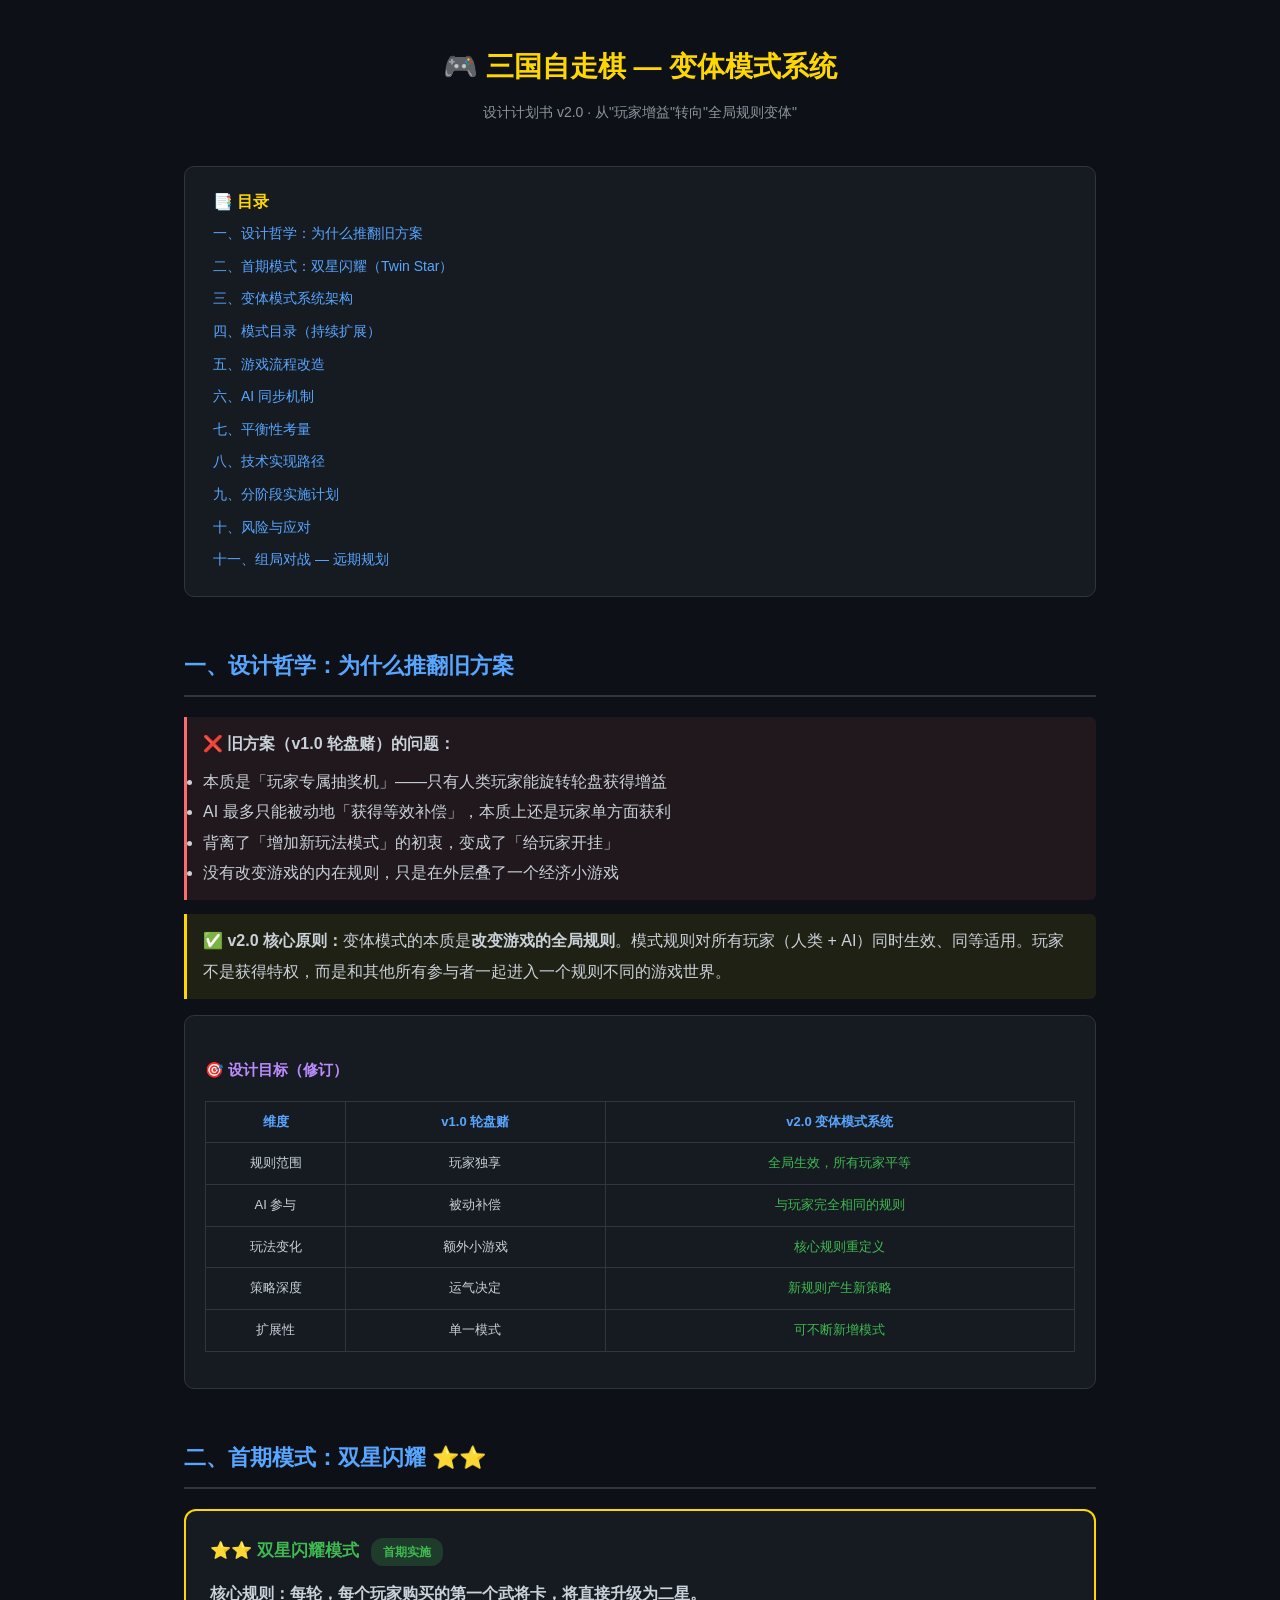
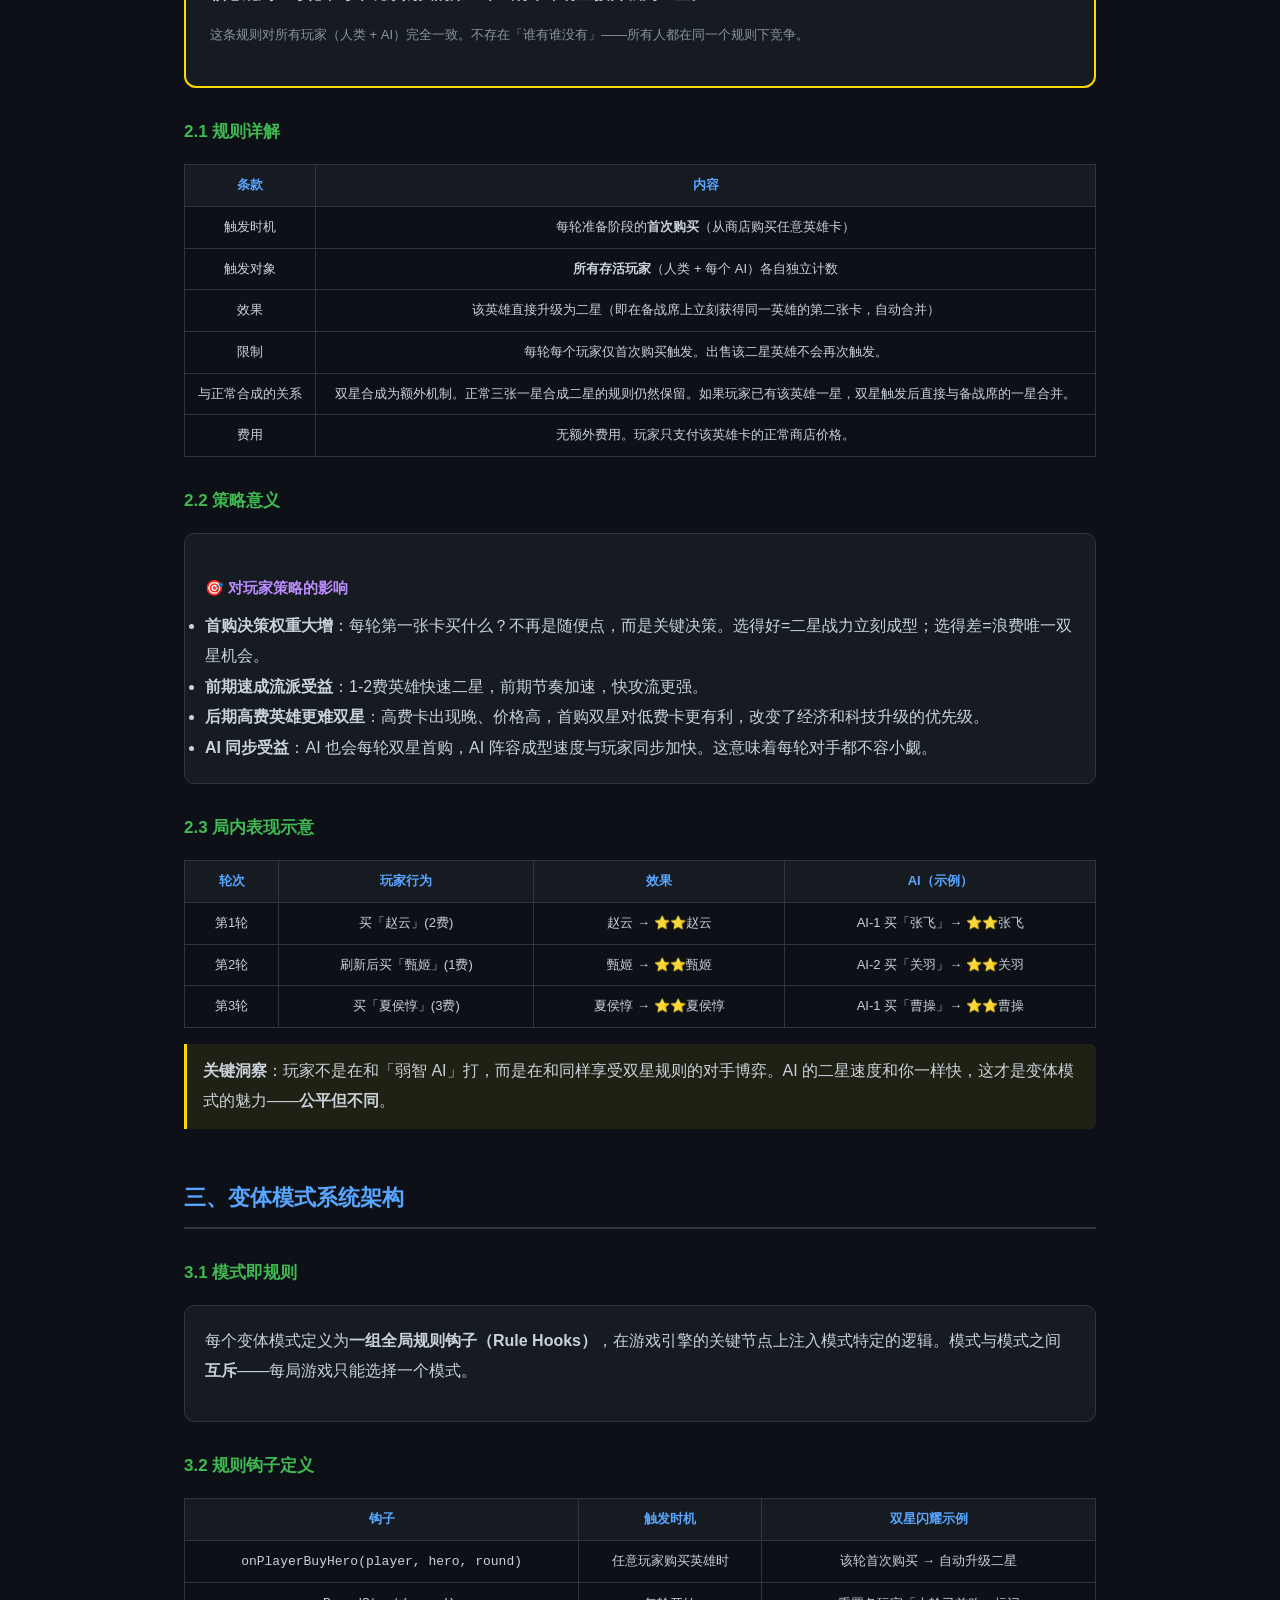
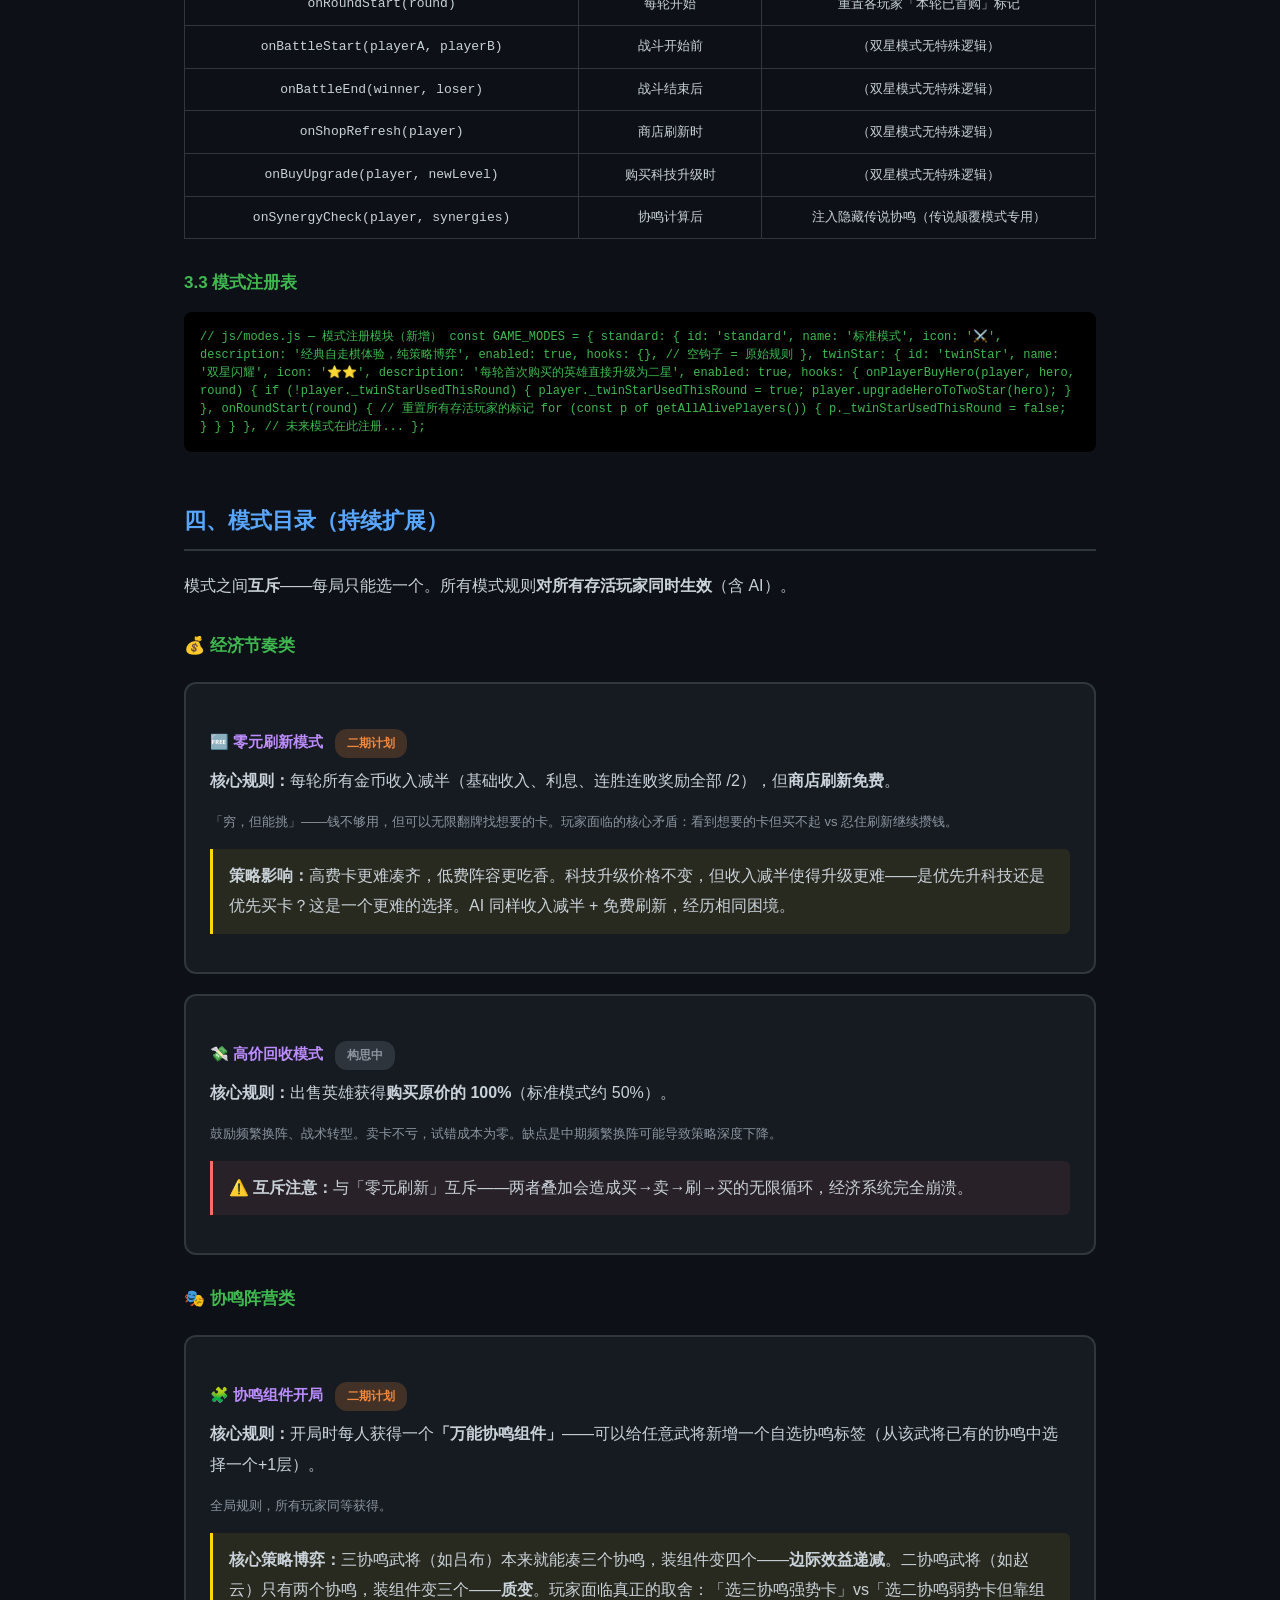
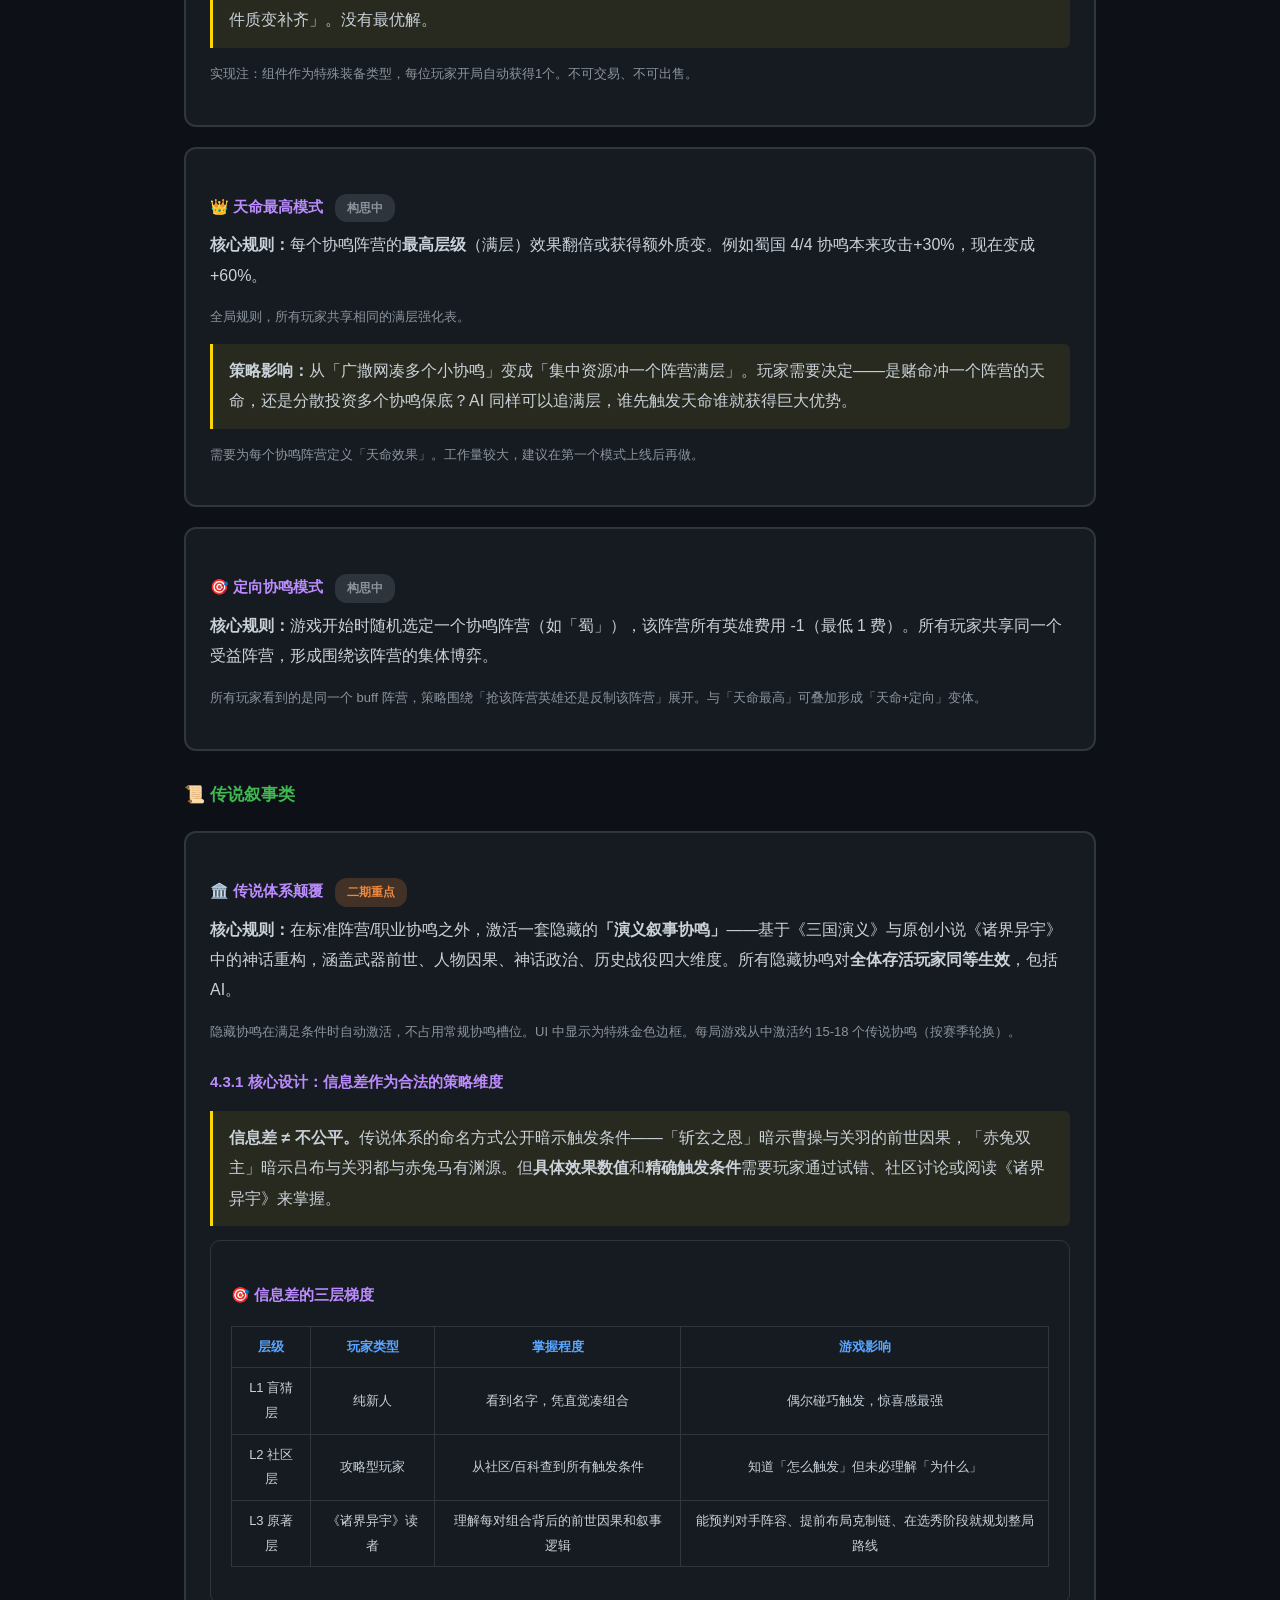
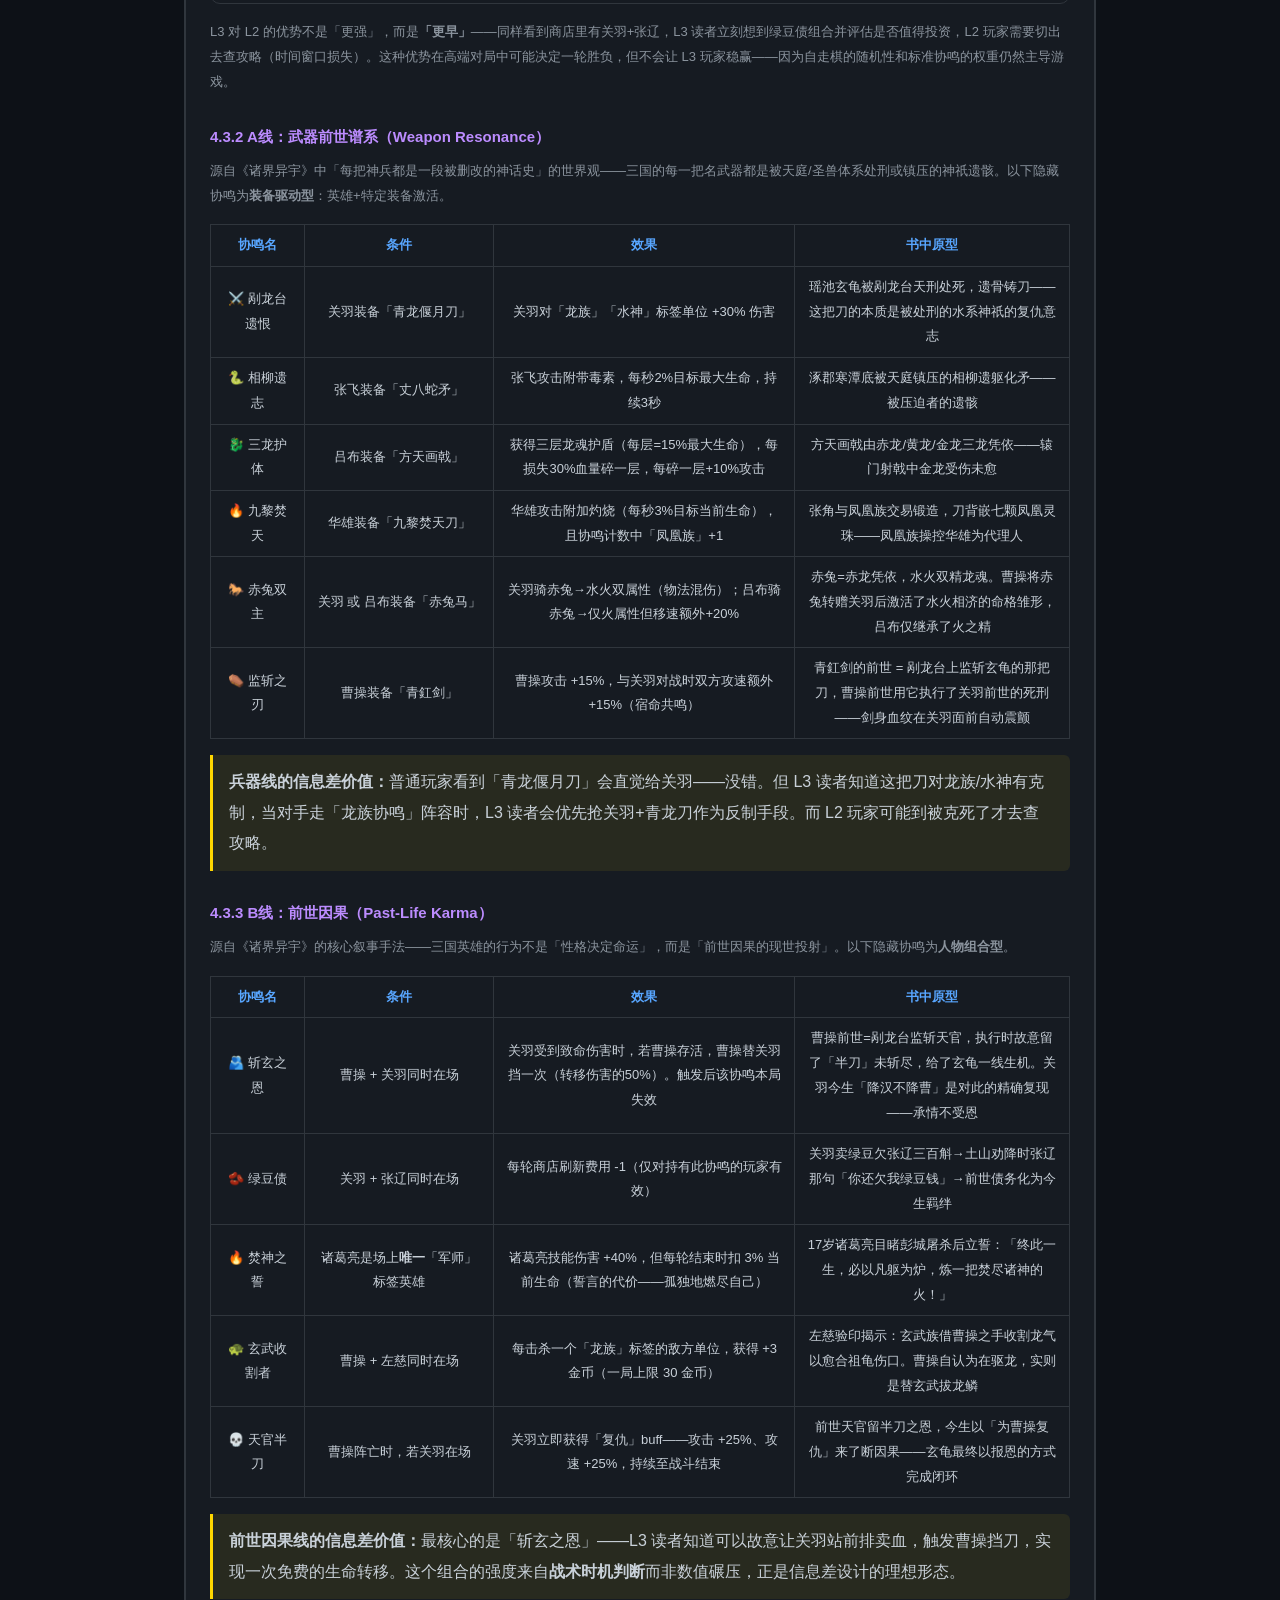
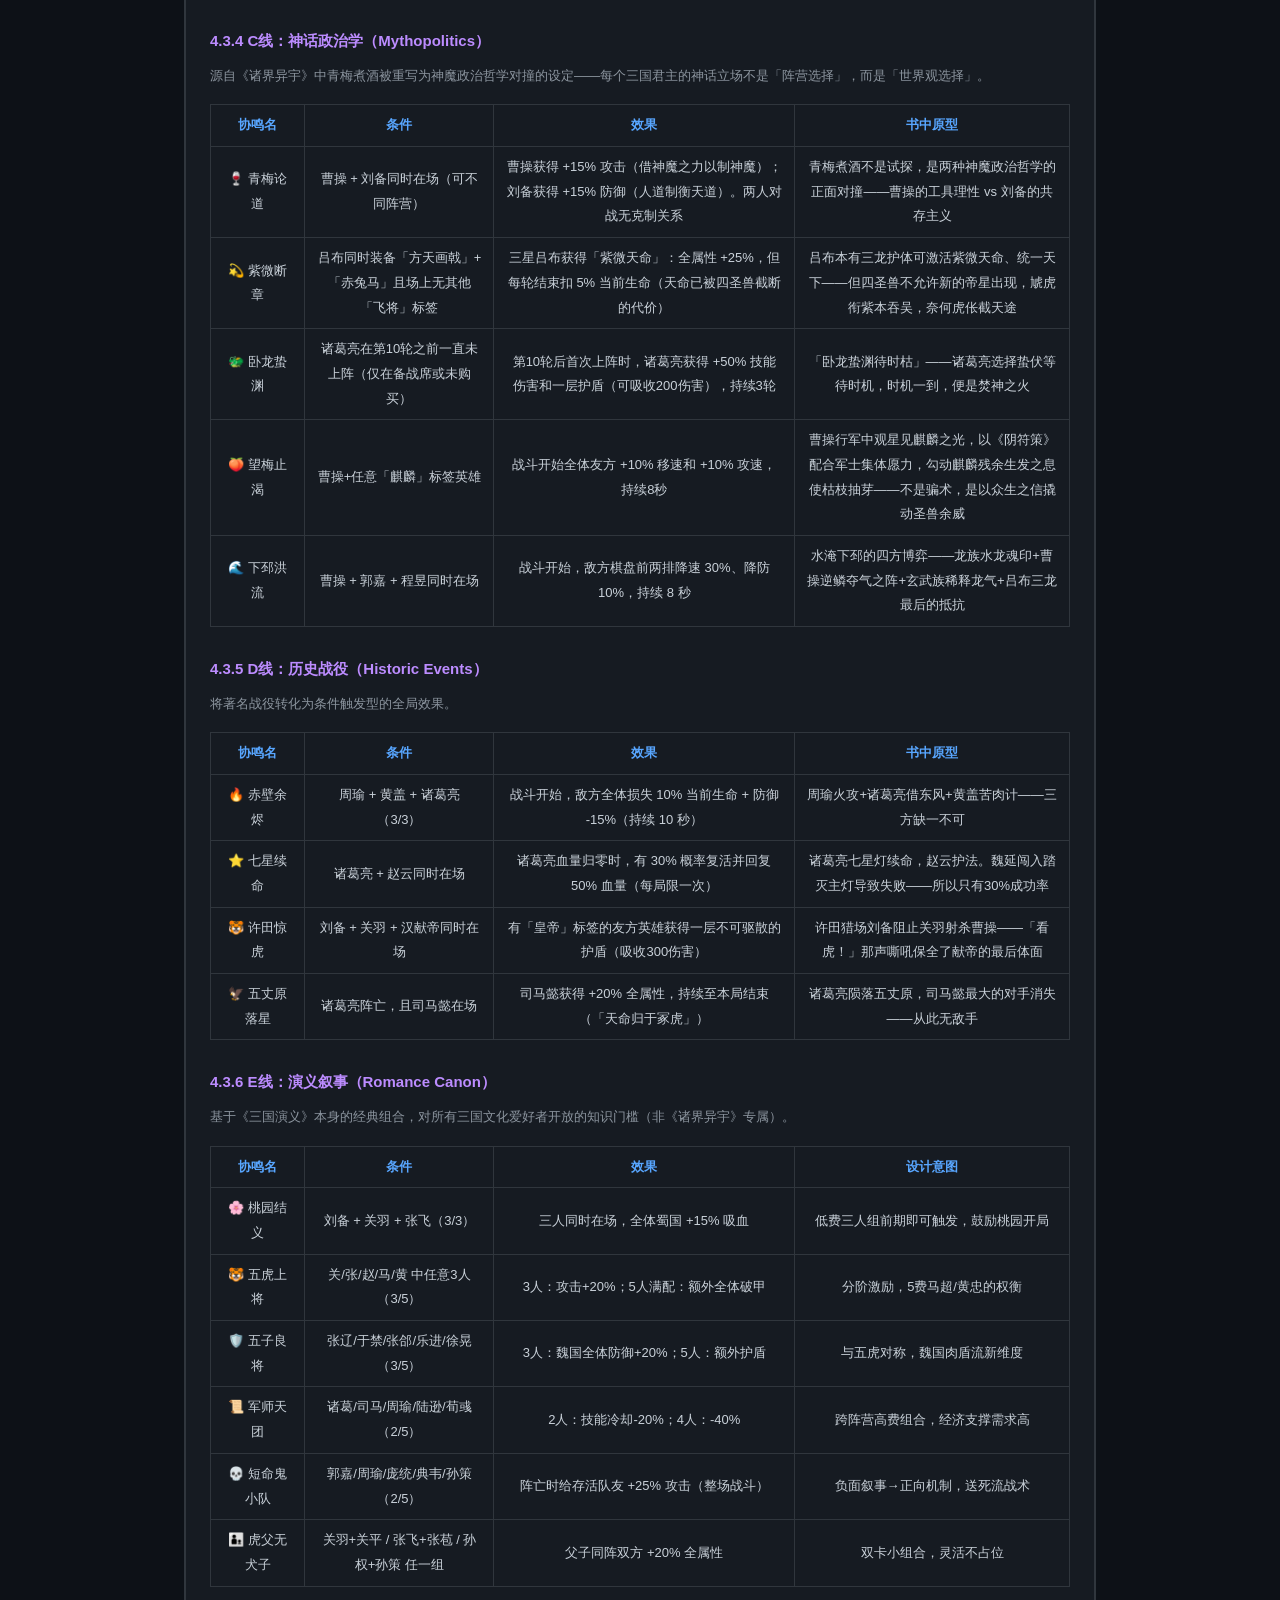
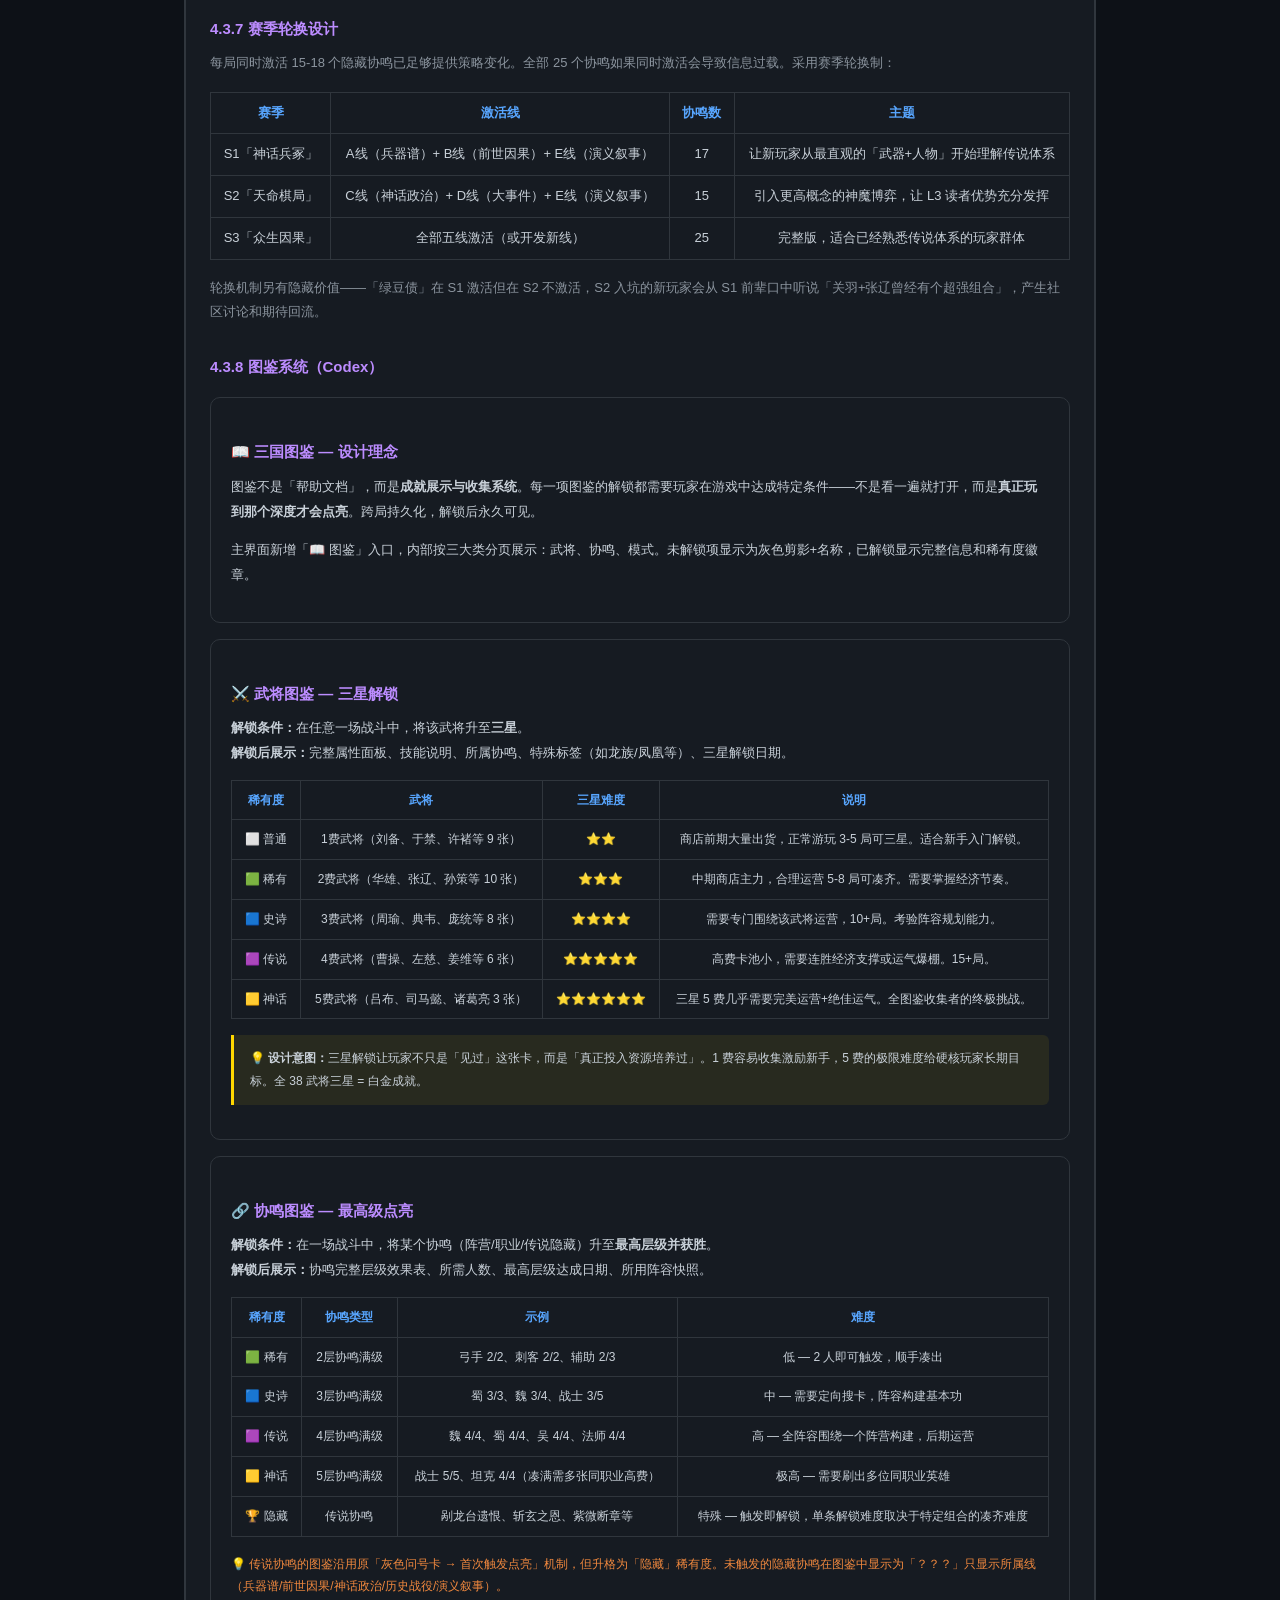
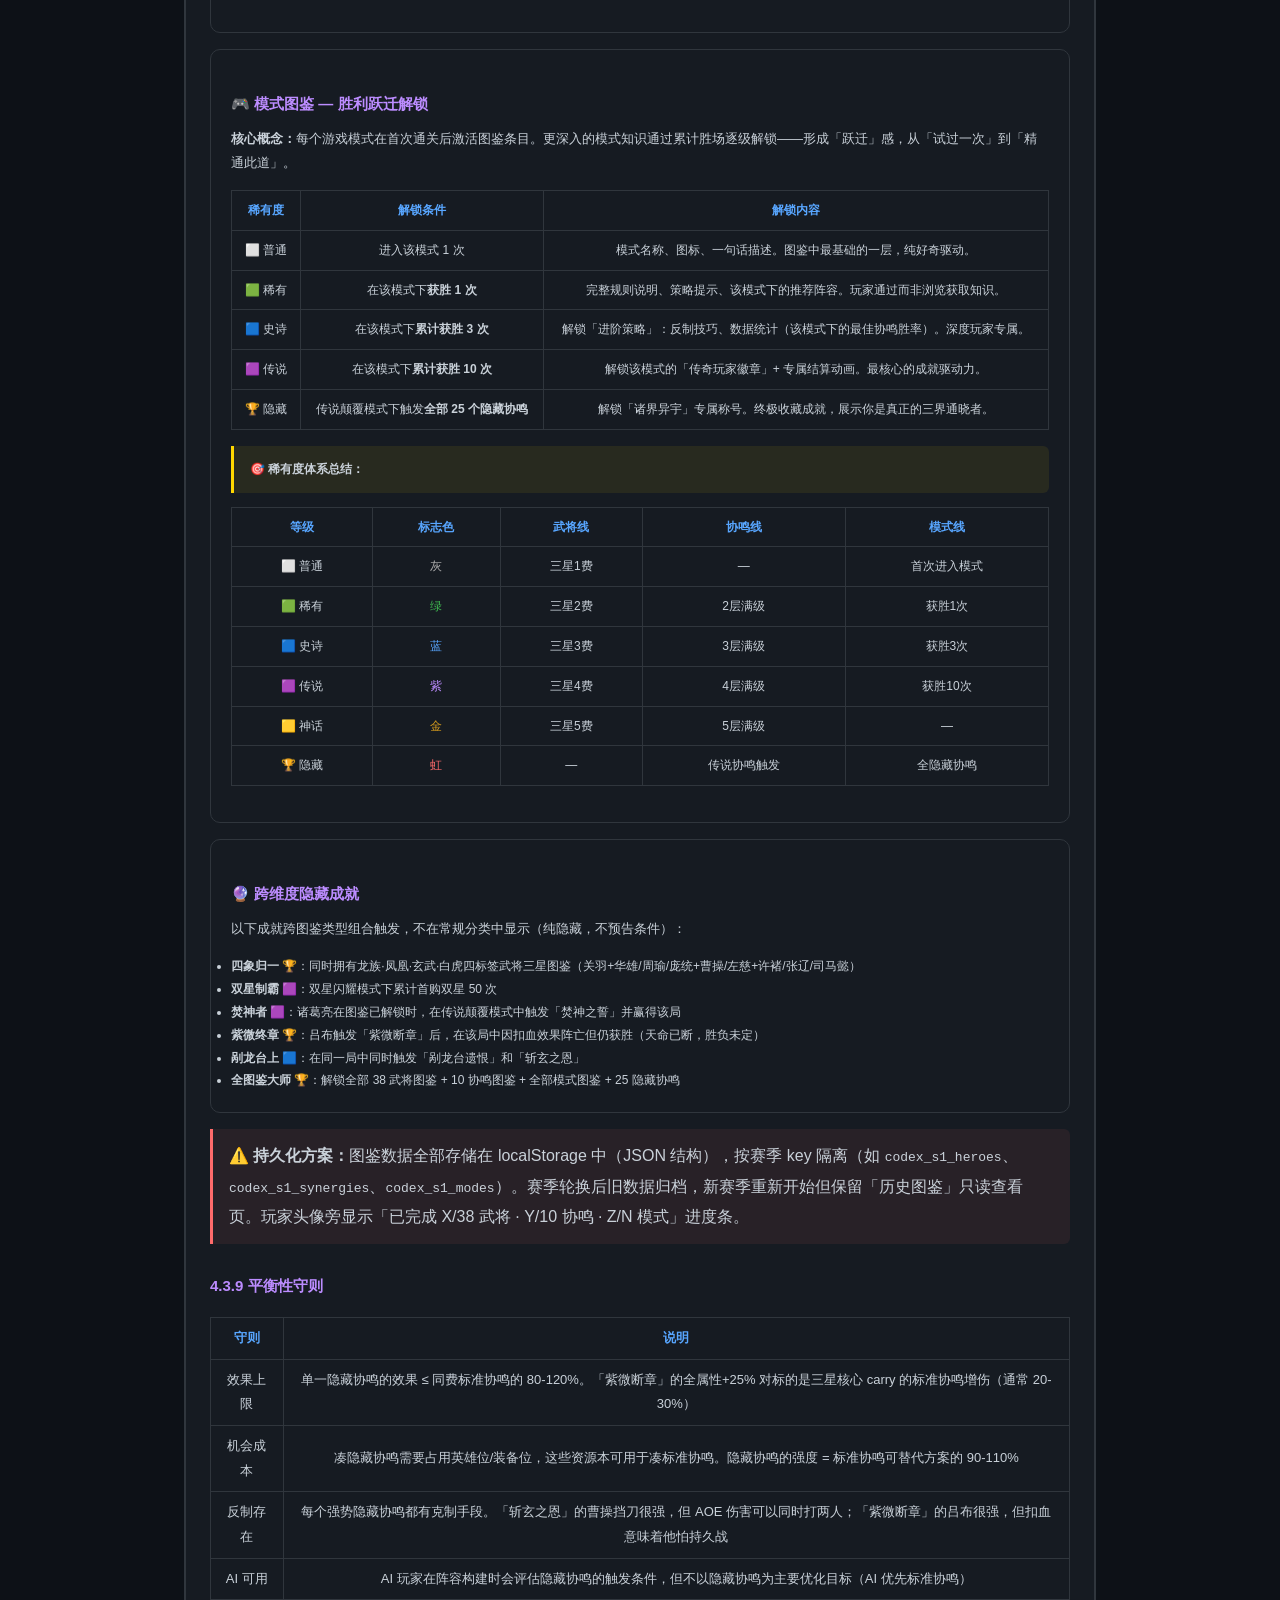
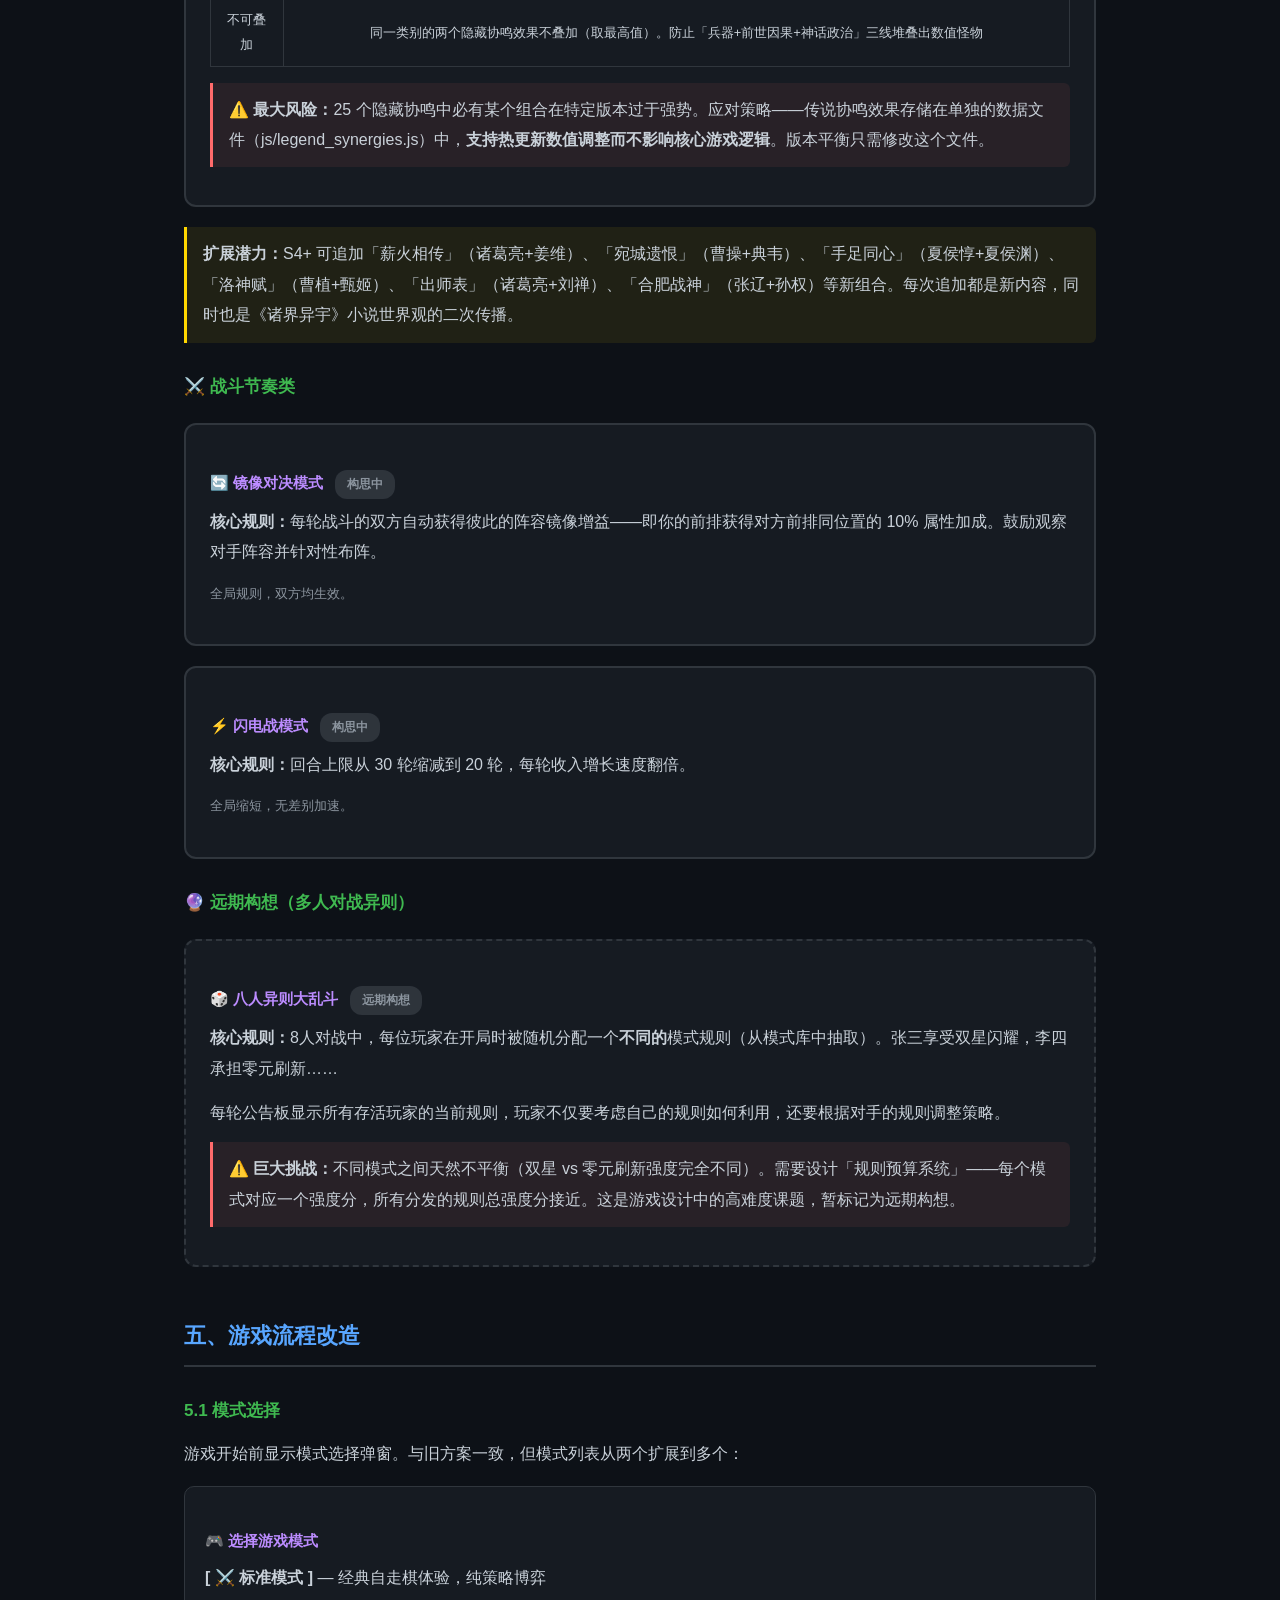
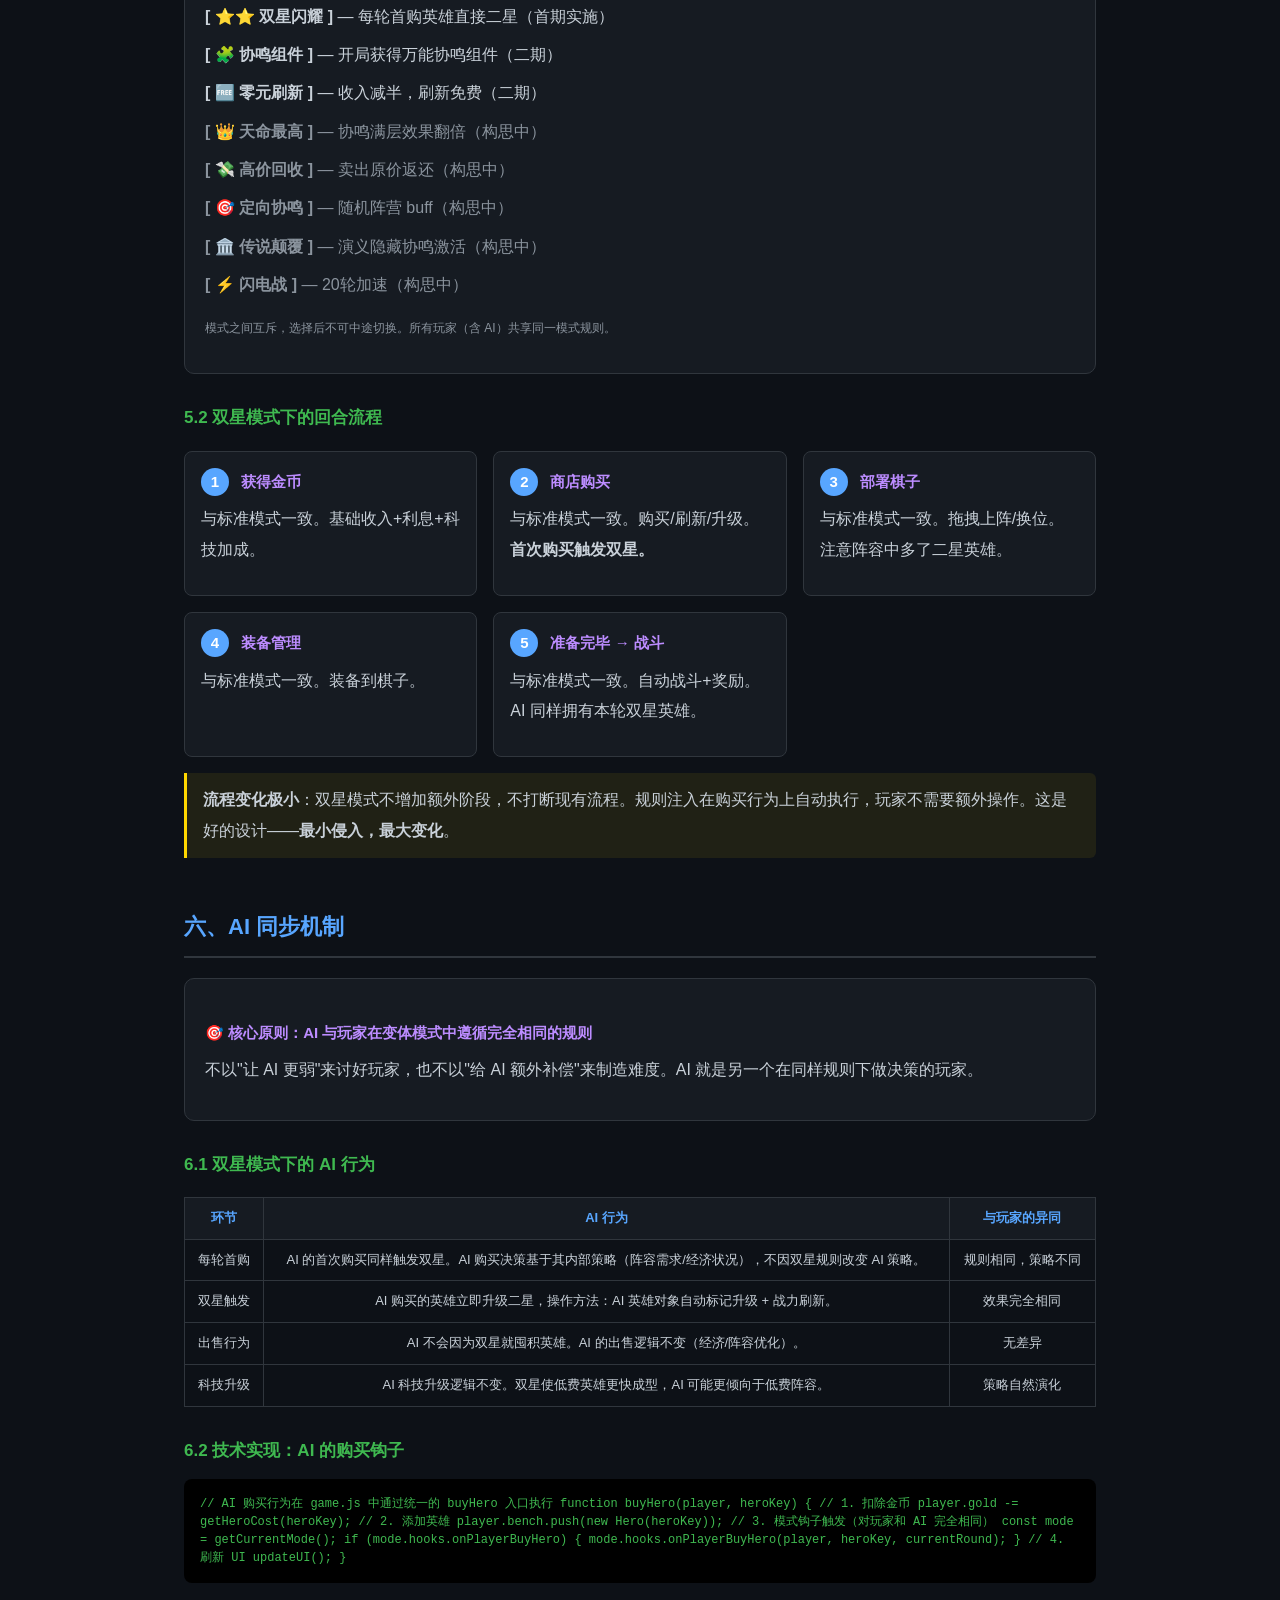
<file: docs/轮盘赌模式设计计划书.html>
<!DOCTYPE html>
<html lang="zh-CN">
<head>
<meta charset="UTF-8">
<meta name="viewport" content="width=device-width, initial-scale=1.0">
<title>三国自走棋 — 变体模式系统 设计计划书</title>
<style>
  :root {
    --bg: #0d1117; --card: #161b22; --border: #30363d;
    --text: #c9d1d9; --muted: #8b949e; --accent: #58a6ff;
    --gold: #ffd700; --green: #3fb950; --red: #ff6b6b; --purple: #bc8cff;
    --orange: #f0883e;
  }
  * { margin: 0; padding: 0; box-sizing: border-box; }
  body {
    background: var(--bg); color: var(--text);
    font-family: -apple-system, "Microsoft YaHei", sans-serif;
    line-height: 1.9; max-width: 960px; margin: 0 auto; padding: 40px 24px;
  }
  h1 { font-size: 28px; color: var(--gold); text-align: center; margin-bottom: 6px; }
  .subtitle { text-align: center; color: var(--muted); font-size: 14px; margin-bottom: 40px; }
  h2 { font-size: 22px; color: var(--accent); border-bottom: 2px solid var(--border); padding-bottom: 8px; margin: 48px 0 20px; }
  h3 { font-size: 17px; color: var(--green); margin: 28px 0 12px; }
  h4 { font-size: 15px; color: var(--purple); margin: 20px 0 8px; }
  p { margin-bottom: 14px; }
  .card {
    background: var(--card); border: 1px solid var(--border);
    border-radius: 10px; padding: 20px; margin: 16px 0;
  }
  .highlight {
    background: rgba(255,215,0,0.08); border-left: 3px solid var(--gold);
    padding: 12px 16px; margin: 14px 0; border-radius: 0 6px 6px 0;
  }
  .warn {
    background: rgba(255,107,107,0.08); border-left: 3px solid var(--red);
    padding: 12px 16px; margin: 14px 0; border-radius: 0 6px 6px 0;
  }
  .toc a { color: var(--accent); text-decoration: none; display: block; padding: 3px 0; font-size: 14px; }
  .toc a:hover { text-decoration: underline; }
  .toc {
    background: var(--card); border: 1px solid var(--border);
    border-radius: 10px; padding: 20px 28px; margin: 24px 0;
  }
  table {
    width: 100%; border-collapse: collapse; margin: 16px 0; font-size: 13px;
  }
  th, td { padding: 8px 12px; border: 1px solid var(--border); text-align: center; }
  th { background: var(--card); color: var(--accent); font-weight: bold; }
  .phase-grid {
    display: grid; grid-template-columns: repeat(auto-fill, minmax(260px, 1fr));
    gap: 16px; margin: 16px 0;
  }
  .phase-card {
    background: var(--card); border: 1px solid var(--border);
    border-radius: 8px; padding: 16px;
  }
  .phase-card h4 { margin: 0 0 8px; }
  .phase-num {
    display: inline-block; width: 28px; height: 28px;
    background: var(--accent); color: #fff; border-radius: 50%;
    text-align: center; line-height: 28px; font-weight: bold; margin-right: 8px;
  }
  .tag-blue { color: var(--accent); }
  .tag-gold { color: var(--gold); }
  .tag-red { color: var(--red); }
  .tag-green { color: var(--green); }
  .tag-orange { color: var(--orange); }
  .mode-card {
    background: var(--card); border: 2px solid var(--border);
    border-radius: 12px; padding: 24px; margin: 20px 0;
    transition: border-color 0.3s;
  }
  .mode-card:hover { border-color: var(--accent); }
  .mode-badge {
    display: inline-block; padding: 3px 12px; border-radius: 12px;
    font-size: 12px; font-weight: bold; margin-left: 8px;
  }
  .badge-ready { background: rgba(63,185,80,0.2); color: var(--green); }
  .badge-plan { background: rgba(240,136,62,0.2); color: var(--orange); }
  .badge-idea { background: rgba(139,148,158,0.2); color: var(--muted); }
</style>
</head>
<body>

<h1>🎮 三国自走棋 — 变体模式系统</h1>
<div class="subtitle">设计计划书 v2.0 · 从"玩家增益"转向"全局规则变体"</div>

<div class="toc">
  <strong style="color:#ffd700">📑 目录</strong>
  <a href="#philosophy">一、设计哲学：为什么推翻旧方案</a>
  <a href="#twin-star">二、首期模式：双星闪耀（Twin Star）</a>
  <a href="#mode-system">三、变体模式系统架构</a>
  <a href="#mode-ideas">四、模式目录（持续扩展）</a>
  <a href="#flow">五、游戏流程改造</a>
  <a href="#ai-sync">六、AI 同步机制</a>
  <a href="#balance">七、平衡性考量</a>
  <a href="#tech">八、技术实现路径</a>
  <a href="#phases">九、分阶段实施计划</a>
  <a href="#risks">十、风险与应对</a>
  <a href="#multiplayer">十一、组局对战 — 远期规划</a>
</div>

<!-- ====== 一、设计哲学 ====== -->
<h2 id="philosophy">一、设计哲学：为什么推翻旧方案</h2>

<div class="warn">
  <strong>❌ 旧方案（v1.0 轮盘赌）的问题：</strong>
  <ul style="margin-top:8px;">
    <li>本质是「玩家专属抽奖机」——只有人类玩家能旋转轮盘获得增益</li>
    <li>AI 最多只能被动地「获得等效补偿」，本质上还是玩家单方面获利</li>
    <li>背离了「增加新玩法模式」的初衷，变成了「给玩家开挂」</li>
    <li>没有改变游戏的内在规则，只是在外层叠了一个经济小游戏</li>
  </ul>
</div>

<div class="highlight">
  <strong>✅ v2.0 核心原则：</strong>变体模式的本质是<strong>改变游戏的全局规则</strong>。模式规则对所有玩家（人类 + AI）同时生效、同等适用。玩家不是获得特权，而是和其他所有参与者一起进入一个规则不同的游戏世界。
</div>

<div class="card">
  <h4>🎯 设计目标（修订）</h4>
  <table>
    <tr><th style="width:140px">维度</th><th>v1.0 轮盘赌</th><th>v2.0 变体模式系统</th></tr>
    <tr><td>规则范围</td><td>玩家独享</td><td style="color:var(--green)">全局生效，所有玩家平等</td></tr>
    <tr><td>AI 参与</td><td>被动补偿</td><td style="color:var(--green)">与玩家完全相同的规则</td></tr>
    <tr><td>玩法变化</td><td>额外小游戏</td><td style="color:var(--green)">核心规则重定义</td></tr>
    <tr><td>策略深度</td><td>运气决定</td><td style="color:var(--green)">新规则产生新策略</td></tr>
    <tr><td>扩展性</td><td>单一模式</td><td style="color:var(--green)">可不断新增模式</td></tr>
  </table>
</div>

<!-- ====== 二、双星闪耀 ====== -->
<h2 id="twin-star">二、首期模式：双星闪耀 ⭐⭐</h2>

<div class="mode-card" style="border-color: var(--gold);">
  <h3 style="margin-top:0;">⭐⭐ 双星闪耀模式 <span class="mode-badge badge-ready">首期实施</span></h3>
  <p><strong>核心规则：每轮，每个玩家购买的第一个武将卡，将直接升级为二星。</strong></p>
  <p style="color:var(--muted);font-size:13px;">这条规则对所有玩家（人类 + AI）完全一致。不存在「谁有谁没有」——所有人都在同一个规则下竞争。</p>
</div>

<h3>2.1 规则详解</h3>

<table>
  <tr><th>条款</th><th>内容</th></tr>
  <tr><td>触发时机</td><td>每轮准备阶段的<strong>首次购买</strong>（从商店购买任意英雄卡）</td></tr>
  <tr><td>触发对象</td><td><strong>所有存活玩家</strong>（人类 + 每个 AI）各自独立计数</td></tr>
  <tr><td>效果</td><td>该英雄直接升级为二星（即在备战席上立刻获得同一英雄的第二张卡，自动合并）</td></tr>
  <tr><td>限制</td><td>每轮每个玩家仅首次购买触发。出售该二星英雄不会再次触发。</td></tr>
  <tr><td>与正常合成的关系</td><td>双星合成为额外机制。正常三张一星合成二星的规则仍然保留。如果玩家已有该英雄一星，双星触发后直接与备战席的一星合并。</td></tr>
  <tr><td>费用</td><td>无额外费用。玩家只支付该英雄卡的正常商店价格。</td></tr>
</table>

<h3>2.2 策略意义</h3>

<div class="card">
  <h4>🎯 对玩家策略的影响</h4>
  <ul>
    <li><strong>首购决策权重大增</strong>：每轮第一张卡买什么？不再是随便点，而是关键决策。选得好=二星战力立刻成型；选得差=浪费唯一双星机会。</li>
    <li><strong>前期速成流派受益</strong>：1-2费英雄快速二星，前期节奏加速，快攻流更强。</li>
    <li><strong>后期高费英雄更难双星</strong>：高费卡出现晚、价格高，首购双星对低费卡更有利，改变了经济和科技升级的优先级。</li>
    <li><strong>AI 同步受益</strong>：AI 也会每轮双星首购，AI 阵容成型速度与玩家同步加快。这意味着每轮对手都不容小觑。</li>
  </ul>
</div>

<h3>2.3 局内表现示意</h3>
<table>
  <tr><th>轮次</th><th>玩家行为</th><th>效果</th><th>AI（示例）</th></tr>
  <tr><td>第1轮</td><td>买「赵云」(2费)</td><td>赵云 → ⭐⭐赵云</td><td>AI-1 买「张飞」→ ⭐⭐张飞</td></tr>
  <tr><td>第2轮</td><td>刷新后买「甄姬」(1费)</td><td>甄姬 → ⭐⭐甄姬</td><td>AI-2 买「关羽」→ ⭐⭐关羽</td></tr>
  <tr><td>第3轮</td><td>买「夏侯惇」(3费)</td><td>夏侯惇 → ⭐⭐夏侯惇</td><td>AI-1 买「曹操」→ ⭐⭐曹操</td></tr>
</table>

<div class="highlight">
  <strong>关键洞察</strong>：玩家不是在和「弱智 AI」打，而是在和同样享受双星规则的对手博弈。AI 的二星速度和你一样快，这才是变体模式的魅力——<strong>公平但不同</strong>。
</div>

<!-- ====== 三、模式系统架构 ====== -->
<h2 id="mode-system">三、变体模式系统架构</h2>

<h3>3.1 模式即规则</h3>
<div class="card">
  <p>每个变体模式定义为<strong>一组全局规则钩子（Rule Hooks）</strong>，在游戏引擎的关键节点上注入模式特定的逻辑。模式与模式之间<strong>互斥</strong>——每局游戏只能选择一个模式。</p>
</div>

<h3>3.2 规则钩子定义</h3>
<table>
  <tr><th>钩子</th><th>触发时机</th><th>双星闪耀示例</th></tr>
  <tr><td><code>onPlayerBuyHero(player, hero, round)</code></td><td>任意玩家购买英雄时</td><td>该轮首次购买 → 自动升级二星</td></tr>
  <tr><td><code>onRoundStart(round)</code></td><td>每轮开始</td><td>重置各玩家「本轮已首购」标记</td></tr>
  <tr><td><code>onBattleStart(playerA, playerB)</code></td><td>战斗开始前</td><td>（双星模式无特殊逻辑）</td></tr>
  <tr><td><code>onBattleEnd(winner, loser)</code></td><td>战斗结束后</td><td>（双星模式无特殊逻辑）</td></tr>
  <tr><td><code>onShopRefresh(player)</code></td><td>商店刷新时</td><td>（双星模式无特殊逻辑）</td></tr>
  <tr><td><code>onBuyUpgrade(player, newLevel)</code></td><td>购买科技升级时</td><td>（双星模式无特殊逻辑）</td></tr>
  <tr><td><code>onSynergyCheck(player, synergies)</code></td><td>协鸣计算后</td><td>注入隐藏传说协鸣（传说颠覆模式专用）</td></tr>
</table>

<h3>3.3 模式注册表</h3>
<div class="code-block" style="background:#000;color:#3fb950;padding:16px;border-radius:8px;font-family:monospace;font-size:12px;line-height:1.5;margin:12px 0;">
// js/modes.js — 模式注册模块（新增）
const GAME_MODES = {
  standard: {
    id: 'standard',
    name: '标准模式',
    icon: '⚔️',
    description: '经典自走棋体验，纯策略博弈',
    enabled: true,
    hooks: {},  // 空钩子 = 原始规则
  },
  twinStar: {
    id: 'twinStar',
    name: '双星闪耀',
    icon: '⭐⭐',
    description: '每轮首次购买的英雄直接升级为二星',
    enabled: true,
    hooks: {
      onPlayerBuyHero(player, hero, round) {
        if (!player._twinStarUsedThisRound) {
          player._twinStarUsedThisRound = true;
          player.upgradeHeroToTwoStar(hero);
        }
      },
      onRoundStart(round) {
        // 重置所有存活玩家的标记
        for (const p of getAllAlivePlayers()) {
          p._twinStarUsedThisRound = false;
        }
      }
    }
  },
  // 未来模式在此注册...
};
</div>

<!-- ====== 四、模式目录 ====== -->
<h2 id="mode-ideas">四、模式目录（持续扩展）</h2>

<p style="margin-bottom: 24px;">模式之间<strong>互斥</strong>——每局只能选一个。所有模式规则<strong>对所有存活玩家同时生效</strong>（含 AI）。</p>

<!-- 4.1 经济类 -->
<h3>💰 经济节奏类</h3>

<div class="mode-card">
  <h4>🆓 零元刷新模式 <span class="mode-badge badge-plan">二期计划</span></h4>
  <p><strong>核心规则：</strong>每轮所有金币收入减半（基础收入、利息、连胜连败奖励全部 /2），但<strong>商店刷新免费</strong>。</p>
  <p style="color:var(--muted);font-size:13px;">「穷，但能挑」——钱不够用，但可以无限翻牌找想要的卡。玩家面临的核心矛盾：看到想要的卡但买不起 vs 忍住刷新继续攒钱。</p>
  <div class="highlight" style="margin-top:12px;">
    <strong>策略影响：</strong>高费卡更难凑齐，低费阵容更吃香。科技升级价格不变，但收入减半使得升级更难——是优先升科技还是优先买卡？这是一个更难的选择。AI 同样收入减半 + 免费刷新，经历相同困境。
  </div>
</div>

<div class="mode-card">
  <h4>💸 高价回收模式 <span class="mode-badge badge-idea">构思中</span></h4>
  <p><strong>核心规则：</strong>出售英雄获得<strong>购买原价的 100%</strong>（标准模式约 50%）。</p>
  <p style="color:var(--muted);font-size:13px;">鼓励频繁换阵、战术转型。卖卡不亏，试错成本为零。缺点是中期频繁换阵可能导致策略深度下降。</p>
  <div class="warn" style="margin-top:12px;">
    ⚠️ <strong>互斥注意：</strong>与「零元刷新」互斥——两者叠加会造成买→卖→刷→买的无限循环，经济系统完全崩溃。
  </div>
</div>

<!-- 4.2 协鸣类 -->
<h3>🎭 协鸣阵营类</h3>

<div class="mode-card">
  <h4>🧩 协鸣组件开局 <span class="mode-badge badge-plan">二期计划</span></h4>
  <p><strong>核心规则：</strong>开局时每人获得一个<strong>「万能协鸣组件」</strong>——可以给任意武将新增一个自选协鸣标签（从该武将已有的协鸣中选择一个+1层）。</p>
  <p style="color:var(--muted);font-size:13px;">全局规则，所有玩家同等获得。</p>
  <div class="highlight" style="margin-top:12px;">
    <strong>核心策略博弈：</strong>三协鸣武将（如吕布）本来就能凑三个协鸣，装组件变四个——<strong>边际效益递减</strong>。二协鸣武将（如赵云）只有两个协鸣，装组件变三个——<strong>质变</strong>。玩家面临真正的取舍：「选三协鸣强势卡」vs「选二协鸣弱势卡但靠组件质变补齐」。没有最优解。
  </div>
  <p style="color:var(--muted);font-size:13px;">实现注：组件作为特殊装备类型，每位玩家开局自动获得1个。不可交易、不可出售。</p>
</div>

<div class="mode-card">
  <h4>👑 天命最高模式 <span class="mode-badge badge-idea">构思中</span></h4>
  <p><strong>核心规则：</strong>每个协鸣阵营的<strong>最高层级</strong>（满层）效果翻倍或获得额外质变。例如蜀国 4/4 协鸣本来攻击+30%，现在变成+60%。</p>
  <p style="color:var(--muted);font-size:13px;">全局规则，所有玩家共享相同的满层强化表。</p>
  <div class="highlight" style="margin-top:12px;">
    <strong>策略影响：</strong>从「广撒网凑多个小协鸣」变成「集中资源冲一个阵营满层」。玩家需要决定——是赌命冲一个阵营的天命，还是分散投资多个协鸣保底？AI 同样可以追满层，谁先触发天命谁就获得巨大优势。
  </div>
  <p style="color:var(--muted);font-size:13px;">需要为每个协鸣阵营定义「天命效果」。工作量较大，建议在第一个模式上线后再做。</p>
</div>

<div class="mode-card">
  <h4>🎯 定向协鸣模式 <span class="mode-badge badge-idea">构思中</span></h4>
  <p><strong>核心规则：</strong>游戏开始时随机选定一个协鸣阵营（如「蜀」），该阵营所有英雄费用 -1（最低 1 费）。所有玩家共享同一个受益阵营，形成围绕该阵营的集体博弈。</p>
  <p style="color:var(--muted);font-size:13px;">所有玩家看到的是同一个 buff 阵营，策略围绕「抢该阵营英雄还是反制该阵营」展开。与「天命最高」可叠加形成「天命+定向」变体。</p>
</div>

<!-- 4.3 传说叙事类 -->
<h3>📜 传说叙事类</h3>

<div class="mode-card">
  <h4>🏛️ 传说体系颠覆 <span class="mode-badge badge-plan">二期重点</span></h4>
  <p><strong>核心规则：</strong>在标准阵营/职业协鸣之外，激活一套隐藏的<strong>「演义叙事协鸣」</strong>——基于《三国演义》与原创小说《诸界异宇》中的神话重构，涵盖武器前世、人物因果、神话政治、历史战役四大维度。所有隐藏协鸣对<strong>全体存活玩家同等生效</strong>，包括 AI。</p>
  <p style="color:var(--muted);font-size:13px;">隐藏协鸣在满足条件时自动激活，不占用常规协鸣槽位。UI 中显示为特殊金色边框。每局游戏从中激活约 15-18 个传说协鸣（按赛季轮换）。</p>

  <!-- 4.3.1 信息差设计 -->
  <h4 style="margin-top: 24px;">4.3.1 核心设计：信息差作为合法的策略维度</h4>
  <div class="highlight">
    <strong>信息差 ≠ 不公平。</strong>传说体系的命名方式公开暗示触发条件——「斩玄之恩」暗示曹操与关羽的前世因果，「赤兔双主」暗示吕布与关羽都与赤兔马有渊源。但<strong>具体效果数值</strong>和<strong>精确触发条件</strong>需要玩家通过试错、社区讨论或阅读《诸界异宇》来掌握。
  </div>

  <div class="card" style="margin-top: 12px;">
    <h4>🎯 信息差的三层梯度</h4>
    <table style="font-size:13px;">
      <tr><th>层级</th><th>玩家类型</th><th>掌握程度</th><th>游戏影响</th></tr>
      <tr><td>L1 盲猜层</td><td>纯新人</td><td>看到名字，凭直觉凑组合</td><td>偶尔碰巧触发，惊喜感最强</td></tr>
      <tr><td>L2 社区层</td><td>攻略型玩家</td><td>从社区/百科查到所有触发条件</td><td>知道「怎么触发」但未必理解「为什么」</td></tr>
      <tr><td>L3 原著层</td><td>《诸界异宇》读者</td><td>理解每对组合背后的前世因果和叙事逻辑</td><td>能预判对手阵容、提前布局克制链、在选秀阶段就规划整局路线</td></tr>
    </table>
  </div>

  <p style="font-size:13px; color:var(--muted);">L3 对 L2 的优势不是「更强」，而是<strong>「更早」</strong>——同样看到商店里有关羽+张辽，L3 读者立刻想到绿豆债组合并评估是否值得投资，L2 玩家需要切出去查攻略（时间窗口损失）。这种优势在高端对局中可能决定一轮胜负，但不会让 L3 玩家稳赢——因为自走棋的随机性和标准协鸣的权重仍然主导游戏。</p>

  <!-- 4.3.2 A线：武器前世谱系 -->
  <h4 style="margin-top: 28px;">4.3.2 A线：武器前世谱系（Weapon Resonance）</h4>
  <p style="font-size:13px; color:var(--muted);">源自《诸界异宇》中「每把神兵都是一段被删改的神话史」的世界观——三国的每一把名武器都是被天庭/圣兽体系处刑或镇压的神祇遗骸。以下隐藏协鸣为<strong>装备驱动型</strong>：英雄+特定装备激活。</p>

  <table style="font-size:13px;">
    <tr><th style="width:11%">协鸣名</th><th style="width:22%">条件</th><th style="width:35%">效果</th><th style="width:32%">书中原型</th></tr>
    <tr>
      <td>⚔️ 剐龙台遗恨</td>
      <td>关羽装备「青龙偃月刀」</td>
      <td>关羽对「龙族」「水神」标签单位 +30% 伤害</td>
      <td>瑶池玄龟被剐龙台天刑处死，遗骨铸刀——这把刀的本质是被处刑的水系神祇的复仇意志</td>
    </tr>
    <tr>
      <td>🐍 相柳遗志</td>
      <td>张飞装备「丈八蛇矛」</td>
      <td>张飞攻击附带毒素，每秒2%目标最大生命，持续3秒</td>
      <td>涿郡寒潭底被天庭镇压的相柳遗躯化矛——被压迫者的遗骸</td>
    </tr>
    <tr>
      <td>🐉 三龙护体</td>
      <td>吕布装备「方天画戟」</td>
      <td>获得三层龙魂护盾（每层=15%最大生命），每损失30%血量碎一层，每碎一层+10%攻击</td>
      <td>方天画戟由赤龙/黄龙/金龙三龙凭依——辕门射戟中金龙受伤未愈</td>
    </tr>
    <tr>
      <td>🔥 九黎焚天</td>
      <td>华雄装备「九黎焚天刀」</td>
      <td>华雄攻击附加灼烧（每秒3%目标当前生命），且协鸣计数中「凤凰族」+1</td>
      <td>张角与凤凰族交易锻造，刀背嵌七颗凤凰灵珠——凤凰族操控华雄为代理人</td>
    </tr>
    <tr>
      <td>🐎 赤兔双主</td>
      <td>关羽 或 吕布装备「赤兔马」</td>
      <td>关羽骑赤兔→水火双属性（物法混伤）；吕布骑赤兔→仅火属性但移速额外+20%</td>
      <td>赤兔=赤龙凭依，水火双精龙魂。曹操将赤兔转赠关羽后激活了水火相济的命格雏形，吕布仅继承了火之精</td>
    </tr>
    <tr>
      <td>⚰️ 监斩之刃</td>
      <td>曹操装备「青釭剑」</td>
      <td>曹操攻击 +15%，与关羽对战时双方攻速额外 +15%（宿命共鸣）</td>
      <td>青釭剑的前世 = 剐龙台上监斩玄龟的那把刀，曹操前世用它执行了关羽前世的死刑——剑身血纹在关羽面前自动震颤</td>
    </tr>
  </table>

  <div class="highlight" style="margin-top: 12px;">
    <strong>兵器线的信息差价值：</strong>普通玩家看到「青龙偃月刀」会直觉给关羽——没错。但 L3 读者知道这把刀对龙族/水神有克制，当对手走「龙族协鸣」阵容时，L3 读者会优先抢关羽+青龙刀作为反制手段。而 L2 玩家可能到被克死了才去查攻略。
  </div>

  <!-- 4.3.2 B线：前世因果 -->
  <h4 style="margin-top: 28px;">4.3.3 B线：前世因果（Past-Life Karma）</h4>
  <p style="font-size:13px; color:var(--muted);">源自《诸界异宇》的核心叙事手法——三国英雄的行为不是「性格决定命运」，而是「前世因果的现世投射」。以下隐藏协鸣为<strong>人物组合型</strong>。</p>

  <table style="font-size:13px;">
    <tr><th style="width:11%">协鸣名</th><th style="width:22%">条件</th><th style="width:35%">效果</th><th style="width:32%">书中原型</th></tr>
    <tr>
      <td>🫂 斩玄之恩</td>
      <td>曹操 + 关羽同时在场</td>
      <td>关羽受到致命伤害时，若曹操存活，曹操替关羽挡一次（转移伤害的50%）。触发后该协鸣本局失效</td>
      <td>曹操前世=剐龙台监斩天官，执行时故意留了「半刀」未斩尽，给了玄龟一线生机。关羽今生「降汉不降曹」是对此的精确复现——承情不受恩</td>
    </tr>
    <tr>
      <td>🫘 绿豆债</td>
      <td>关羽 + 张辽同时在场</td>
      <td>每轮商店刷新费用 -1（仅对持有此协鸣的玩家有效）</td>
      <td>关羽卖绿豆欠张辽三百斛→土山劝降时张辽那句「你还欠我绿豆钱」→前世债务化为今生羁绊</td>
    </tr>
    <tr>
      <td>🔥 焚神之誓</td>
      <td>诸葛亮是场上<strong>唯一</strong>「军师」标签英雄</td>
      <td>诸葛亮技能伤害 +40%，但每轮结束时扣 3% 当前生命（誓言的代价——孤独地燃尽自己）</td>
      <td>17岁诸葛亮目睹彭城屠杀后立誓：「终此一生，必以凡躯为炉，炼一把焚尽诸神的火！」</td>
    </tr>
    <tr>
      <td>🐢 玄武收割者</td>
      <td>曹操 + 左慈同时在场</td>
      <td>每击杀一个「龙族」标签的敌方单位，获得 +3 金币（一局上限 30 金币）</td>
      <td>左慈验印揭示：玄武族借曹操之手收割龙气以愈合祖龟伤口。曹操自认为在驱龙，实则是替玄武拔龙鳞</td>
    </tr>
    <tr>
      <td>💀 天官半刀</td>
      <td>曹操阵亡时，若关羽在场</td>
      <td>关羽立即获得「复仇」buff——攻击 +25%、攻速 +25%，持续至战斗结束</td>
      <td>前世天官留半刀之恩，今生以「为曹操复仇」来了断因果——玄龟最终以报恩的方式完成闭环</td>
    </tr>
  </table>

  <div class="highlight" style="margin-top: 12px;">
    <strong>前世因果线的信息差价值：</strong>最核心的是「斩玄之恩」——L3 读者知道可以故意让关羽站前排卖血，触发曹操挡刀，实现一次免费的生命转移。这个组合的强度来自<strong>战术时机判断</strong>而非数值碾压，正是信息差设计的理想形态。
  </div>

  <!-- 4.3.4 C线：神话政治学 -->
  <h4 style="margin-top: 28px;">4.3.4 C线：神话政治学（Mythopolitics）</h4>
  <p style="font-size:13px; color:var(--muted);">源自《诸界异宇》中青梅煮酒被重写为神魔政治哲学对撞的设定——每个三国君主的神话立场不是「阵营选择」，而是「世界观选择」。</p>

  <table style="font-size:13px;">
    <tr><th style="width:11%">协鸣名</th><th style="width:22%">条件</th><th style="width:35%">效果</th><th style="width:32%">书中原型</th></tr>
    <tr>
      <td>🍷 青梅论道</td>
      <td>曹操 + 刘备同时在场（可不同阵营）</td>
      <td>曹操获得 +15% 攻击（借神魔之力以制神魔）；刘备获得 +15% 防御（人道制衡天道）。两人对战无克制关系</td>
      <td>青梅煮酒不是试探，是两种神魔政治哲学的正面对撞——曹操的工具理性 vs 刘备的共存主义</td>
    </tr>
    <tr>
      <td>💫 紫微断章</td>
      <td>吕布同时装备「方天画戟」+「赤兔马」且场上无其他「飞将」标签</td>
      <td>三星吕布获得「紫微天命」：全属性 +25%，但每轮结束扣 5% 当前生命（天命已被四圣兽截断的代价）</td>
      <td>吕布本有三龙护体可激活紫微天命、统一天下——但四圣兽不允许新的帝星出现，虓虎衔紫本吞吴，奈何虎伥截天途</td>
    </tr>
    <tr>
      <td>🐲 卧龙蛰渊</td>
      <td>诸葛亮在第10轮之前一直未上阵（仅在备战席或未购买）</td>
      <td>第10轮后首次上阵时，诸葛亮获得 +50% 技能伤害和一层护盾（可吸收200伤害），持续3轮</td>
      <td>「卧龙蛰渊待时枯」——诸葛亮选择蛰伏等待时机，时机一到，便是焚神之火</td>
    </tr>
    <tr>
      <td>🍑 望梅止渴</td>
      <td>曹操+任意「麒麟」标签英雄</td>
      <td>战斗开始全体友方 +10% 移速和 +10% 攻速，持续8秒</td>
      <td>曹操行军中观星见麒麟之光，以《阴符策》配合军士集体愿力，勾动麒麟残余生发之息使枯枝抽芽——不是骗术，是以众生之信撬动圣兽余威</td>
    </tr>
    <tr>
      <td>🌊 下邳洪流</td>
      <td>曹操 + 郭嘉 + 程昱同时在场</td>
      <td>战斗开始，敌方棋盘前两排降速 30%、降防 10%，持续 8 秒</td>
      <td>水淹下邳的四方博弈——龙族水龙魂印+曹操逆鳞夺气之阵+玄武族稀释龙气+吕布三龙最后的抵抗</td>
    </tr>
  </table>

  <!-- 4.3.5 D线：大事件 -->
  <h4 style="margin-top: 28px;">4.3.5 D线：历史战役（Historic Events）</h4>
  <p style="font-size:13px; color:var(--muted);">将著名战役转化为条件触发型的全局效果。</p>

  <table style="font-size:13px;">
    <tr><th style="width:11%">协鸣名</th><th style="width:22%">条件</th><th style="width:35%">效果</th><th style="width:32%">书中原型</th></tr>
    <tr>
      <td>🔥 赤壁余烬</td>
      <td>周瑜 + 黄盖 + 诸葛亮（3/3）</td>
      <td>战斗开始，敌方全体损失 10% 当前生命 + 防御 -15%（持续 10 秒）</td>
      <td>周瑜火攻+诸葛亮借东风+黄盖苦肉计——三方缺一不可</td>
    </tr>
    <tr>
      <td>⭐ 七星续命</td>
      <td>诸葛亮 + 赵云同时在场</td>
      <td>诸葛亮血量归零时，有 30% 概率复活并回复 50% 血量（每局限一次）</td>
      <td>诸葛亮七星灯续命，赵云护法。魏延闯入踏灭主灯导致失败——所以只有30%成功率</td>
    </tr>
    <tr>
      <td>🐯 许田惊虎</td>
      <td>刘备 + 关羽 + 汉献帝同时在场</td>
      <td>有「皇帝」标签的友方英雄获得一层不可驱散的护盾（吸收300伤害）</td>
      <td>许田猎场刘备阻止关羽射杀曹操——「看虎！」那声嘶吼保全了献帝的最后体面</td>
    </tr>
    <tr>
      <td>🦅 五丈原落星</td>
      <td>诸葛亮阵亡，且司马懿在场</td>
      <td>司马懿获得 +20% 全属性，持续至本局结束（「天命归于冢虎」）</td>
      <td>诸葛亮陨落五丈原，司马懿最大的对手消失——从此无敌手</td>
    </tr>
  </table>

  <!-- 4.3.6 E线：演义叙事 -->
  <h4 style="margin-top: 28px;">4.3.6 E线：演义叙事（Romance Canon）</h4>
  <p style="font-size:13px; color:var(--muted);">基于《三国演义》本身的经典组合，对所有三国文化爱好者开放的知识门槛（非《诸界异宇》专属）。</p>

  <table style="font-size:13px;">
    <tr><th style="width:11%">协鸣名</th><th style="width:22%">条件</th><th style="width:35%">效果</th><th style="width:32%">设计意图</th></tr>
    <tr>
      <td>🌸 桃园结义</td>
      <td>刘备 + 关羽 + 张飞（3/3）</td>
      <td>三人同时在场，全体蜀国 +15% 吸血</td>
      <td>低费三人组前期即可触发，鼓励桃园开局</td>
    </tr>
    <tr>
      <td>🐯 五虎上将</td>
      <td>关/张/赵/马/黄 中任意3人（3/5）</td>
      <td>3人：攻击+20%；5人满配：额外全体破甲</td>
      <td>分阶激励，5费马超/黄忠的权衡</td>
    </tr>
    <tr>
      <td>🛡️ 五子良将</td>
      <td>张辽/于禁/张郃/乐进/徐晃（3/5）</td>
      <td>3人：魏国全体防御+20%；5人：额外护盾</td>
      <td>与五虎对称，魏国肉盾流新维度</td>
    </tr>
    <tr>
      <td>📜 军师天团</td>
      <td>诸葛/司马/周瑜/陆逊/荀彧（2/5）</td>
      <td>2人：技能冷却-20%；4人：-40%</td>
      <td>跨阵营高费组合，经济支撑需求高</td>
    </tr>
    <tr>
      <td>💀 短命鬼小队</td>
      <td>郭嘉/周瑜/庞统/典韦/孙策（2/5）</td>
      <td>阵亡时给存活队友 +25% 攻击（整场战斗）</td>
      <td>负面叙事→正向机制，送死流战术</td>
    </tr>
    <tr>
      <td>👨‍👦 虎父无犬子</td>
      <td>关羽+关平 / 张飞+张苞 / 孙权+孙策 任一组</td>
      <td>父子同阵双方 +20% 全属性</td>
      <td>双卡小组合，灵活不占位</td>
    </tr>
  </table>

  <!-- 4.3.7 赛季轮换 -->
  <h4 style="margin-top: 28px;">4.3.7 赛季轮换设计</h4>
  <p style="font-size:13px; color:var(--muted);">每局同时激活 15-18 个隐藏协鸣已足够提供策略变化。全部 25 个协鸣如果同时激活会导致信息过载。采用赛季轮换制：</p>

  <table style="font-size:13px;">
    <tr><th>赛季</th><th>激活线</th><th>协鸣数</th><th>主题</th></tr>
    <tr><td>S1「神话兵冢」</td><td>A线（兵器谱）+ B线（前世因果）+ E线（演义叙事）</td><td>17</td><td>让新玩家从最直观的「武器+人物」开始理解传说体系</td></tr>
    <tr><td>S2「天命棋局」</td><td>C线（神话政治）+ D线（大事件）+ E线（演义叙事）</td><td>15</td><td>引入更高概念的神魔博弈，让 L3 读者优势充分发挥</td></tr>
    <tr><td>S3「众生因果」</td><td>全部五线激活（或开发新线）</td><td>25</td><td>完整版，适合已经熟悉传说体系的玩家群体</td></tr>
  </table>

  <p style="font-size:13px; color:var(--muted);">轮换机制另有隐藏价值——「绿豆债」在 S1 激活但在 S2 不激活，S2 入坑的新玩家会从 S1 前辈口中听说「关羽+张辽曾经有个超强组合」，产生社区讨论和期待回流。</p>

  <!-- 4.3.8 图鉴系统 -->
  <h4 style="margin-top: 28px;">4.3.8 图鉴系统（Codex）</h4>

  <div class="card">
    <h4>📖 三国图鉴 — 设计理念</h4>
    <p style="font-size:13px;">
      图鉴不是「帮助文档」，而是<strong>成就展示与收集系统</strong>。每一项图鉴的解锁都需要玩家在游戏中达成特定条件——不是看一遍就打开，而是<strong>真正玩到那个深度才会点亮</strong>。跨局持久化，解锁后永久可见。
    </p>
    <p style="font-size:13px; margin-top: 6px;">
      主界面新增「📖 图鉴」入口，内部按三大类分页展示：武将、协鸣、模式。未解锁项显示为灰色剪影+名称，已解锁显示完整信息和稀有度徽章。
    </p>
  </div>

  <!-- 武将图鉴 -->
  <div class="card" style="margin-top: 12px;">
    <h4>⚔️ 武将图鉴 — 三星解锁</h4>
    <p style="font-size:13px;">
      <strong>解锁条件：</strong>在任意一场战斗中，将该武将升至<strong>三星</strong>。<br>
      <strong>解锁后展示：</strong>完整属性面板、技能说明、所属协鸣、特殊标签（如龙族/凤凰等）、三星解锁日期。
    </p>
    
    <table style="font-size:12px; margin-top: 10px;">
      <tr><th>稀有度</th><th>武将</th><th>三星难度</th><th>说明</th></tr>
      <tr>
        <td>⬜ 普通</td>
        <td>1费武将（刘备、于禁、许褚等 9 张）</td>
        <td>⭐⭐</td>
        <td>商店前期大量出货，正常游玩 3-5 局可三星。适合新手入门解锁。</td>
      </tr>
      <tr>
        <td>🟩 稀有</td>
        <td>2费武将（华雄、张辽、孙策等 10 张）</td>
        <td>⭐⭐⭐</td>
        <td>中期商店主力，合理运营 5-8 局可凑齐。需要掌握经济节奏。</td>
      </tr>
      <tr>
        <td>🟦 史诗</td>
        <td>3费武将（周瑜、典韦、庞统等 8 张）</td>
        <td>⭐⭐⭐⭐</td>
        <td>需要专门围绕该武将运营，10+局。考验阵容规划能力。</td>
      </tr>
      <tr>
        <td>🟪 传说</td>
        <td>4费武将（曹操、左慈、姜维等 6 张）</td>
        <td>⭐⭐⭐⭐⭐</td>
        <td>高费卡池小，需要连胜经济支撑或运气爆棚。15+局。</td>
      </tr>
      <tr>
        <td>🟨 神话</td>
        <td>5费武将（吕布、司马懿、诸葛亮 3 张）</td>
        <td>⭐⭐⭐⭐⭐⭐</td>
        <td>三星 5 费几乎需要完美运营+绝佳运气。全图鉴收集者的终极挑战。</td>
      </tr>
    </table>

    <div class="highlight" style="margin-top: 10px; font-size: 12px;">
      <strong>💡 设计意图：</strong>三星解锁让玩家不只是「见过」这张卡，而是「真正投入资源培养过」。1 费容易收集激励新手，5 费的极限难度给硬核玩家长期目标。全 38 武将三星 = 白金成就。
    </div>
  </div>

  <!-- 协鸣图鉴 -->
  <div class="card" style="margin-top: 12px;">
    <h4>🔗 协鸣图鉴 — 最高级点亮</h4>
    <p style="font-size:13px;">
      <strong>解锁条件：</strong>在一场战斗中，将某个协鸣（阵营/职业/传说隐藏）升至<strong>最高层级并获胜</strong>。<br>
      <strong>解锁后展示：</strong>协鸣完整层级效果表、所需人数、最高层级达成日期、所用阵容快照。
    </p>

    <table style="font-size:12px; margin-top: 10px;">
      <tr><th>稀有度</th><th>协鸣类型</th><th>示例</th><th>难度</th></tr>
      <tr>
        <td>🟩 稀有</td>
        <td>2层协鸣满级</td>
        <td>弓手 2/2、刺客 2/2、辅助 2/3</td>
        <td>低 — 2 人即可触发，顺手凑出</td>
      </tr>
      <tr>
        <td>🟦 史诗</td>
        <td>3层协鸣满级</td>
        <td>蜀 3/3、魏 3/4、战士 3/5</td>
        <td>中 — 需要定向搜卡，阵容构建基本功</td>
      </tr>
      <tr>
        <td>🟪 传说</td>
        <td>4层协鸣满级</td>
        <td>魏 4/4、蜀 4/4、吴 4/4、法师 4/4</td>
        <td>高 — 全阵容围绕一个阵营构建，后期运营</td>
      </tr>
      <tr>
        <td>🟨 神话</td>
        <td>5层协鸣满级</td>
        <td>战士 5/5、坦克 4/4（凑满需多张同职业高费）</td>
        <td>极高 — 需要刷出多位同职业英雄</td>
      </tr>
      <tr>
        <td>🏆 隐藏</td>
        <td>传说协鸣</td>
        <td>剐龙台遗恨、斩玄之恩、紫微断章等</td>
        <td>特殊 — 触发即解锁，单条解锁难度取决于特定组合的凑齐难度</td>
      </tr>
    </table>

    <p style="font-size:12px; color:var(--orange); margin-top:8px;">
      💡 传说协鸣的图鉴沿用原「灰色问号卡 → 首次触发点亮」机制，但升格为「隐藏」稀有度。未触发的隐藏协鸣在图鉴中显示为「？？？」只显示所属线（兵器谱/前世因果/神话政治/历史战役/演义叙事）。
    </p>
  </div>

  <!-- 模式图鉴 -->
  <div class="card" style="margin-top: 12px;">
    <h4>🎮 模式图鉴 — 胜利跃迁解锁</h4>
    <p style="font-size:13px;">
      <strong>核心概念：</strong>每个游戏模式在首次通关后激活图鉴条目。更深入的模式知识通过累计胜场逐级解锁——形成「跃迁」感，从「试过一次」到「精通此道」。
    </p>

    <table style="font-size:12px; margin-top: 10px;">
      <tr><th>稀有度</th><th>解锁条件</th><th>解锁内容</th></tr>
      <tr>
        <td>⬜ 普通</td>
        <td>进入该模式 1 次</td>
        <td>模式名称、图标、一句话描述。图鉴中最基础的一层，纯好奇驱动。</td>
      </tr>
      <tr>
        <td>🟩 稀有</td>
        <td>在该模式下<strong>获胜 1 次</strong></td>
        <td>完整规则说明、策略提示、该模式下的推荐阵容。玩家通过而非浏览获取知识。</td>
      </tr>
      <tr>
        <td>🟦 史诗</td>
        <td>在该模式下<strong>累计获胜 3 次</strong></td>
        <td>解锁「进阶策略」：反制技巧、数据统计（该模式下的最佳协鸣胜率）。深度玩家专属。</td>
      </tr>
      <tr>
        <td>🟪 传说</td>
        <td>在该模式下<strong>累计获胜 10 次</strong></td>
        <td>解锁该模式的「传奇玩家徽章」+ 专属结算动画。最核心的成就驱动力。</td>
      </tr>
      <tr>
        <td>🏆 隐藏</td>
        <td>传说颠覆模式下触发<strong>全部 25 个隐藏协鸣</strong></td>
        <td>解锁「诸界异宇」专属称号。终极收藏成就，展示你是真正的三界通晓者。</td>
      </tr>
    </table>

    <div class="highlight" style="margin-top: 10px; font-size: 12px;">
      <strong>🎯 稀有度体系总结：</strong>
    </div>
    <table style="font-size:12px; margin-top: 8px;">
      <tr><th>等级</th><th>标志色</th><th>武将线</th><th>协鸣线</th><th>模式线</th></tr>
      <tr><td>⬜ 普通</td><td style="color:#aaa">灰</td><td>三星1费</td><td>—</td><td>首次进入模式</td></tr>
      <tr><td>🟩 稀有</td><td style="color:#3fb950">绿</td><td>三星2费</td><td>2层满级</td><td>获胜1次</td></tr>
      <tr><td>🟦 史诗</td><td style="color:#58a6ff">蓝</td><td>三星3费</td><td>3层满级</td><td>获胜3次</td></tr>
      <tr><td>🟪 传说</td><td style="color:#bc8cff">紫</td><td>三星4费</td><td>4层满级</td><td>获胜10次</td></tr>
      <tr><td>🟨 神话</td><td style="color:#d2991d">金</td><td>三星5费</td><td>5层满级</td><td>—</td></tr>
      <tr><td>🏆 隐藏</td><td style="color:#ff6b6b">虹</td><td>—</td><td>传说协鸣触发</td><td>全隐藏协鸣</td></tr>
    </table>
  </div>

  <!-- 跨维度组合 -->
  <div class="card" style="margin-top: 12px;">
    <h4>🔮 跨维度隐藏成就</h4>
    <p style="font-size:13px;">以下成就跨图鉴类型组合触发，不在常规分类中显示（纯隐藏，不预告条件）：</p>
    <ul style="font-size:12px;">
      <li><strong>四象归一</strong> 🏆：同时拥有龙族·凤凰·玄武·白虎四标签武将三星图鉴（关羽+华雄/周瑜/庞统+曹操/左慈+许褚/张辽/司马懿）</li>
      <li><strong>双星制霸</strong> 🟪：双星闪耀模式下累计首购双星 50 次</li>
      <li><strong>焚神者</strong> 🟪：诸葛亮在图鉴已解锁时，在传说颠覆模式中触发「焚神之誓」并赢得该局</li>
      <li><strong>紫微终章</strong> 🏆：吕布触发「紫微断章」后，在该局中因扣血效果阵亡但仍获胜（天命已断，胜负未定）</li>
      <li><strong>剐龙台上</strong> 🟦：在同一局中同时触发「剐龙台遗恨」和「斩玄之恩」</li>
      <li><strong>全图鉴大师</strong> 🏆：解锁全部 38 武将图鉴 + 10 协鸣图鉴 + 全部模式图鉴 + 25 隐藏协鸣</li>
    </ul>
  </div>

  <div class="warn" style="margin-top:12px;">
    ⚠️ <strong>持久化方案：</strong>图鉴数据全部存储在 localStorage 中（JSON 结构），按赛季 key 隔离（如 <code>codex_s1_heroes</code>、<code>codex_s1_synergies</code>、<code>codex_s1_modes</code>）。赛季轮换后旧数据归档，新赛季重新开始但保留「历史图鉴」只读查看页。玩家头像旁显示「已完成 X/38 武将 · Y/10 协鸣 · Z/N 模式」进度条。
  </div>

  <!-- 4.3.9 平衡 -->
  <h4 style="margin-top: 28px;">4.3.9 平衡性守则</h4>
  <table style="font-size:13px;">
    <tr><th>守则</th><th>说明</th></tr>
    <tr><td>效果上限</td><td>单一隐藏协鸣的效果 ≤ 同费标准协鸣的 80-120%。「紫微断章」的全属性+25% 对标的是三星核心 carry 的标准协鸣增伤（通常 20-30%）</td></tr>
    <tr><td>机会成本</td><td>凑隐藏协鸣需要占用英雄位/装备位，这些资源本可用于凑标准协鸣。隐藏协鸣的强度 = 标准协鸣可替代方案的 90-110%</td></tr>
    <tr><td>反制存在</td><td>每个强势隐藏协鸣都有克制手段。「斩玄之恩」的曹操挡刀很强，但 AOE 伤害可以同时打两人；「紫微断章」的吕布很强，但扣血意味着他怕持久战</td></tr>
    <tr><td>AI 可用</td><td>AI 玩家在阵容构建时会评估隐藏协鸣的触发条件，但不以隐藏协鸣为主要优化目标（AI 优先标准协鸣）</td></tr>
    <tr><td>不可叠加</td><td>同一类别的两个隐藏协鸣效果不叠加（取最高值）。防止「兵器+前世因果+神话政治」三线堆叠出数值怪物</td></tr>
  </table>

  <div class="warn" style="margin-top:12px;">
    ⚠️ <strong>最大风险：</strong>25 个隐藏协鸣中必有某个组合在特定版本过于强势。应对策略——传说协鸣效果存储在单独的数据文件（js/legend_synergies.js）中，<strong>支持热更新数值调整而不影响核心游戏逻辑</strong>。版本平衡只需修改这个文件。
  </div>
</div>

<div class="highlight" style="margin-top: 16px;">
  <strong>扩展潜力：</strong>S4+ 可追加「薪火相传」（诸葛亮+姜维）、「宛城遗恨」（曹操+典韦）、「手足同心」（夏侯惇+夏侯渊）、「洛神赋」（曹植+甄姬）、「出师表」（诸葛亮+刘禅）、「合肥战神」（张辽+孙权）等新组合。每次追加都是新内容，同时也是《诸界异宇》小说世界观的二次传播。
</div>

<!-- 4.4 战斗类 -->
<h3>⚔️ 战斗节奏类</h3>

<div class="mode-card">
  <h4>🔄 镜像对决模式 <span class="mode-badge badge-idea">构思中</span></h4>
  <p><strong>核心规则：</strong>每轮战斗的双方自动获得彼此的阵容镜像增益——即你的前排获得对方前排同位置的 10% 属性加成。鼓励观察对手阵容并针对性布阵。</p>
  <p style="color:var(--muted);font-size:13px;">全局规则，双方均生效。</p>
</div>

<div class="mode-card">
  <h4>⚡ 闪电战模式 <span class="mode-badge badge-idea">构思中</span></h4>
  <p><strong>核心规则：</strong>回合上限从 30 轮缩减到 20 轮，每轮收入增长速度翻倍。</p>
  <p style="color:var(--muted);font-size:13px;">全局缩短，无差别加速。</p>
</div>

<!-- 4.5 远期构想 -->
<h3>🔮 远期构想（多人对战异则）</h3>

<div class="mode-card" style="border-style: dashed;">
  <h4>🎲 八人异则大乱斗 <span class="mode-badge badge-idea">远期构想</span></h4>
  <p><strong>核心规则：</strong>8人对战中，每位玩家在开局时被随机分配一个<strong>不同的</strong>模式规则（从模式库中抽取）。张三享受双星闪耀，李四承担零元刷新……</p>
  <p>每轮公告板显示所有存活玩家的当前规则，玩家不仅要考虑自己的规则如何利用，还要根据对手的规则调整策略。</p>
  <div class="warn" style="margin-top:12px;">
    ⚠️ <strong>巨大挑战：</strong>不同模式之间天然不平衡（双星 vs 零元刷新强度完全不同）。需要设计「规则预算系统」——每个模式对应一个强度分，所有分发的规则总强度分接近。这是游戏设计中的高难度课题，暂标记为远期构想。
  </div>
</div>

<!-- ====== 五、游戏流程 ====== -->
<h2 id="flow">五、游戏流程改造</h2>

<h3>5.1 模式选择</h3>
<p>游戏开始前显示模式选择弹窗。与旧方案一致，但模式列表从两个扩展到多个：</p>
<div class="card">
  <h4>🎮 选择游戏模式</h4>
  <p style="margin:8px 0"><strong>[ ⚔️ 标准模式 ]</strong> — 经典自走棋体验，纯策略博弈</p>
  <p style="margin:8px 0"><strong>[ ⭐⭐ 双星闪耀 ]</strong> — 每轮首购英雄直接二星（首期实施）</p>
  <p style="margin:8px 0"><strong>[ 🧩 协鸣组件 ]</strong> — 开局获得万能协鸣组件（二期）</p>
  <p style="margin:8px 0"><strong>[ 🆓 零元刷新 ]</strong> — 收入减半，刷新免费（二期）</p>
  <p style="margin:8px 0; color:var(--muted)"><strong>[ 👑 天命最高 ]</strong> — 协鸣满层效果翻倍（构思中）</p>
  <p style="margin:8px 0; color:var(--muted)"><strong>[ 💸 高价回收 ]</strong> — 卖出原价返还（构思中）</p>
  <p style="margin:8px 0; color:var(--muted)"><strong>[ 🎯 定向协鸣 ]</strong> — 随机阵营 buff（构思中）</p>
  <p style="margin:8px 0; color:var(--muted)"><strong>[ 🏛️ 传说颠覆 ]</strong> — 演义隐藏协鸣激活（构思中）</p>
  <p style="margin:8px 0; color:var(--muted)"><strong>[ ⚡ 闪电战 ]</strong> — 20轮加速（构思中）</p>
  <p style="color:var(--muted);font-size:12px; margin-top:16px;">模式之间互斥，选择后不可中途切换。所有玩家（含 AI）共享同一模式规则。</p>
</div>

<h3>5.2 双星模式下的回合流程</h3>
<div class="phase-grid">
  <div class="phase-card">
    <h4><span class="phase-num">1</span> 获得金币</h4>
    <p>与标准模式一致。基础收入+利息+科技加成。</p>
  </div>
  <div class="phase-card">
    <h4><span class="phase-num">2</span> 商店购买</h4>
    <p>与标准模式一致。购买/刷新/升级。<strong>首次购买触发双星。</strong></p>
  </div>
  <div class="phase-card">
    <h4><span class="phase-num">3</span> 部署棋子</h4>
    <p>与标准模式一致。拖拽上阵/换位。注意阵容中多了二星英雄。</p>
  </div>
  <div class="phase-card">
    <h4><span class="phase-num">4</span> 装备管理</h4>
    <p>与标准模式一致。装备到棋子。</p>
  </div>
  <div class="phase-card">
    <h4><span class="phase-num">5</span> 准备完毕 → 战斗</h4>
    <p>与标准模式一致。自动战斗+奖励。AI 同样拥有本轮双星英雄。</p>
  </div>
</div>

<div class="highlight">
  <strong>流程变化极小</strong>：双星模式不增加额外阶段，不打断现有流程。规则注入在购买行为上自动执行，玩家不需要额外操作。这是好的设计——<strong>最小侵入，最大变化</strong>。
</div>

<!-- ====== 六、AI 同步 ====== -->
<h2 id="ai-sync">六、AI 同步机制</h2>

<div class="card">
  <h4>🎯 核心原则：AI 与玩家在变体模式中遵循完全相同的规则</h4>
  <p>不以"让 AI 更弱"来讨好玩家，也不以"给 AI 额外补偿"来制造难度。AI 就是另一个在同样规则下做决策的玩家。</p>
</div>

<h3>6.1 双星模式下的 AI 行为</h3>
<table>
  <tr><th>环节</th><th>AI 行为</th><th>与玩家的异同</th></tr>
  <tr><td>每轮首购</td><td>AI 的首次购买同样触发双星。AI 购买决策基于其内部策略（阵容需求/经济状况），不因双星规则改变 AI 策略。</td><td>规则相同，策略不同</td></tr>
  <tr><td>双星触发</td><td>AI 购买的英雄立即升级二星，操作方法：AI 英雄对象自动标记升级 + 战力刷新。</td><td>效果完全相同</td></tr>
  <tr><td>出售行为</td><td>AI 不会因为双星就囤积英雄。AI 的出售逻辑不变（经济/阵容优化）。</td><td>无差异</td></tr>
  <tr><td>科技升级</td><td>AI 科技升级逻辑不变。双星使低费英雄更快成型，AI 可能更倾向于低费阵容。</td><td>策略自然演化</td></tr>
</table>

<h3>6.2 技术实现：AI 的购买钩子</h3>
<div class="code-block" style="background:#000;color:#3fb950;padding:16px;border-radius:8px;font-family:monospace;font-size:12px;line-height:1.5;margin:12px 0;">
// AI 购买行为在 game.js 中通过统一的 buyHero 入口执行
function buyHero(player, heroKey) {
    // 1. 扣除金币
    player.gold -= getHeroCost(heroKey);
    // 2. 添加英雄
    player.bench.push(new Hero(heroKey));

    // 3. 模式钩子触发（对玩家和 AI 完全相同）
    const mode = getCurrentMode();
    if (mode.hooks.onPlayerBuyHero) {
        mode.hooks.onPlayerBuyHero(player, heroKey, currentRound);
    }

    // 4. 刷新 UI
    updateUI();
}
</div>

<!-- ====== 七、平衡性 ====== -->
<h2 id="balance">七、平衡性考量</h2>

<h3>7.1 双星模式的平衡分析</h3>
<table>
  <tr><th>维度</th><th>标准模式</th><th>双星模式</th><th>影响</th></tr>
  <tr><td>前期节奏</td><td>第2-3轮开始有首位二星</td><td>第1轮就有二星英雄</td><td style="color:var(--orange)">节奏加速约1-2轮</td></tr>
  <tr><td>低费英雄价值</td><td>过渡/凑协鸣</td><td>更早二星 = 更早发挥战力</td><td style="color:var(--orange)">低费阵容更强</td></tr>
  <tr><td>高费英雄价值</td><td>后期核心</td><td>首次购买即二星，但高费出现晚</td><td style="color:var(--green)">高费仍强但不再绝对统治</td></tr>
  <tr><td>经济策略</td><td>攒钱吃利息 vs 刷新找卡</td><td>首购确定性降低刷新需求</td><td style="color:var(--green)">经济更宽松，策略更多样</td></tr>
  <tr><td>AI 强度</td><td>固定策略</td><td>AI 同样双星，阵容成型快</td><td style="color:var(--orange)">AI 前期更强</td></tr>
</table>

<h3>7.2 潜在平衡风险</h3>
<table>
  <tr><th>风险</th><th>严重性</th><th>应对</th></tr>
  <tr>
    <td>双星使1费英雄过早三连星</td>
    <td style="color:#ffd700">中</td>
    <td>双星首购升级不计算在三连星进度中。即：你仍然需要三个一星才能合成二星（正常合成路径），双星是额外路径。</td>
  </tr>
  <tr>
    <td>某些英雄二星过于强力</td>
    <td style="color:#ffd700">中</td>
    <td>所有玩家同样受益，不存在单向碾压。观察数据，必要时调整个别英雄的二星属性。</td>
  </tr>
  <tr>
    <td>模式选择导致分流</td>
    <td style="color:#3fb950">低</td>
    <td>单机游戏不存在分流问题。模式选择只影响当前对局。</td>
  </tr>
</table>

<!-- ====== 八、技术实现 ====== -->
<h2 id="tech">八、技术实现路径</h2>

<h3>8.1 模块架构</h3>
<div class="card">
  <h4>新增文件</h4>
  <ul>
    <li><strong>js/modes.js</strong> — ModeSystem 类：模式注册、模式选择、钩子调度</li>
  </ul>
</div>
<div class="card">
  <h4>修改文件</h4>
  <ul>
    <li><strong>index.html</strong> — 新增多模式选择弹窗</li>
    <li><strong>js/game.js</strong> — 注入 currentMode + 钩子调用点（buyHero / nextRound 等）</li>
    <li><strong>js/shop.js</strong> — 购买逻辑接入钩子（onPlayerBuyHero）</li>
    <li><strong>js/data.js</strong> — 新增 GAME_MODES 常量定义或保持 modes.js 自包含</li>
    <li><strong>css/style.css</strong> — 多模式选择弹窗样式</li>
  </ul>
</div>

<h3>8.2 核心数据结构</h3>
<div class="code-block" style="background:#000;color:#3fb950;padding:16px;border-radius:8px;font-family:monospace;font-size:12px;line-height:1.5;margin:12px 0;">
// js/modes.js
class ModeSystem {
  constructor() {
    this.modes = {};  // id -> modeDef
  }

  register(modeDef) {
    this.modes[modeDef.id] = modeDef;
  }

  getActive() {
    return this.activeMode || this.modes['standard'];
  }

  select(modeId) {
    this.activeMode = this.modes[modeId];
  }

  // 触发钩子。如果模式未定义该钩子，静默跳过。
  trigger(hookName, ...args) {
    const mode = this.getActive();
    if (mode.hooks && mode.hooks[hookName]) {
      mode.hooks[hookName](...args);
    }
  }
}

// 全局单例
const modeSystem = new ModeSystem();

// 注册标准模式
modeSystem.register({
  id: 'standard',
  name: '标准模式',
  icon: '⚔️',
  description: '经典自走棋体验',
  hooks: {}
});

// 注册双星闪耀模式
modeSystem.register({
  id: 'twinStar',
  name: '双星闪耀',
  icon: '⭐⭐',
  description: '每轮首次购买的英雄直接升级为二星',
  hooks: {
    onPlayerBuyHero(player, heroKey, round) {
      if (!player._twinStarUsed) {
        player._twinStarUsed = true;
        player._upgradeToTwoStar(heroKey);
      }
    },
    onRoundStart(round) {
      for (const p of game.getAllAlivePlayers()) {
        p._twinStarUsed = false;
      }
    }
  }
});
</div>

<h3>8.3 钩子注入点</h3>
<table>
  <tr><th>注入位置</th><th>文件</th><th>调用</th></tr>
  <tr><td>英雄购买完成</td><td>js/shop.js</td><td><code>modeSystem.trigger('onPlayerBuyHero', player, heroKey, round)</code></td></tr>
  <tr><td>新回合开始</td><td>js/game.js</td><td><code>modeSystem.trigger('onRoundStart', round)</code></td></tr>
  <tr><td>战斗开始前</td><td>js/game.js</td><td><code>modeSystem.trigger('onBattleStart', p1, p2)</code></td></tr>
  <tr><td>战斗结束后</td><td>js/game.js</td><td><code>modeSystem.trigger('onBattleEnd', winner, loser)</code></td></tr>
  <tr><td>商店刷新</td><td>js/shop.js</td><td><code>modeSystem.trigger('onShopRefresh', player)</code></td></tr>
  <tr><td>科技升级</td><td>js/shop.js</td><td><code>modeSystem.trigger('onBuyUpgrade', player, newLevel)</code></td></tr>
  <tr><td>协鸣结算</td><td>js/game.js</td><td><code>modeSystem.trigger('onSynergyCheck', player, synergies)</code></td></tr>
</table>

<h3>8.4 传说颠覆模式数据结构</h3>
<div class="code-block" style="background:#000;color:#3fb950;padding:16px;border-radius:8px;font-family:monospace;font-size:12px;line-height:1.5;margin:12px 0;">
// js/legend_synergies.js — 传说协鸣定义（传说颠覆模式专用）
// 每条协鸣按「线」分组，支持赛季轮换激活

const LEGEND_LINES = {
  weapon: {
    name: '兵器谱',
    synergies: [
      {
        id: 'dragonguillotine_karma',
        name: '剐龙台遗恨',
        icon: '⚔️',
        category: 'weapon',  // 装备驱动型
        requiredHero: 'guanyu',
        requiredEquip: ['green_dragon_blade'],
        check(hero, equipMap) {
          return hero.id === 'guanyu' && equipMap.has('green_dragon_blade');
        },
        effect: {
          type: 'damage_modifier',
          vsTags: ['dragon', 'water_god'],
          value: 0.30
        }
      },
      {
        id: 'three_dragons_bodyguard',
        name: '三龙护体',
        icon: '🐉',
        category: 'weapon',
        requiredHero: 'lvbu',
        requiredEquip: ['fangtian_halberd'],
        check(hero, equipMap) {
          return hero.id === 'lvbu' && equipMap.has('fangtian_halberd');
        },
        effect: {
          type: 'layered_shield',
          layers: 3,
          shieldPerLayer: 0.15,  // 15% max HP
          attackPerBreak: 0.10,
          hpTriggerPerLayer: 0.30  // break at 30% hp loss
        }
      },
      {
        id: 'red_hare_dual_master',
        name: '赤兔双主',
        icon: '🐎',
        category: 'weapon',
        requiredHero: ['guanyu', 'lvbu'],
        requiredEquip: ['red_hare'],
        effect: {
          type: 'conditional',
          variants: {
            guanyu: { damageType: 'hybrid' },   // 水火双属性
            lvbu:    { damageType: 'fire', moveSpeed: 0.20 }
          }
        }
      }
      // ... 相柳遗志、九黎焚天、监斩之刃 等
    ]
  },

  karma: {
    name: '前世因果',
    synergies: [
      {
        id: 'grace_of_half_blade',
        name: '斩玄之恩',
        icon: '🫂',
        category: 'hero_pair',
        required: ['caocao', 'guanyu'],
        oncePerGame: true,  // 触发后永久失效
        check(player) {
          return player.hasHeroOnBoard('caocao') && player.hasHeroOnBoard('guanyu');
        },
        effect: {
          type: 'lethal_protection',
          protector: 'caocao',
          protected: 'guanyu',
          transferRatio: 0.50,  // 转移 50% 伤害
          consumeOnUse: true    // 一次性
        }
      },
      {
        id: 'bean_debt',
        name: '绿豆债',
        icon: '🫘',
        category: 'hero_pair',
        required: ['guanyu', 'zhangliao'],
        effect: {
          type: 'economy',
          shopRefreshDiscount: 1  // 刷新费用 -1
        }
      },
      {
        id: 'burn_gods_oath',
        name: '焚神之誓',
        icon: '🔥',
        category: 'solo',
        required: ['zhugeliang'],
        conditional: 'isOnlyStrategist',
        check(player) {
          const strategists = player.board.filter(h => h.tags.includes('strategist'));
          return strategists.length === 1 && strategists[0].id === 'zhugeliang';
        },
        effect: {
          type: 'ability_power_boost',
          value: 0.40,
          drawback: { type: 'hp_drain', perRound: 0.03 }  // 每轮扣3%
        }
      }
      // ... 玄武收割者、天官半刀 等
    ]
  },

  mythopolitics: {
    name: '神话政治',
    synergies: [
      {
        id: 'plum_wine_debate',
        name: '青梅论道',
        icon: '🍷',
        category: 'hero_pair',
        required: ['caocao', 'liubei'],
        effect: {
          type: 'dual_buff',
          caocao: { attack: 0.15 },
          liubei: { defense: 0.15 },
          noCounter: true  // 互不对克
        }
      },
      {
        id: 'purple_emperor_broken',
        name: '紫微断章',
        icon: '💫',
        category: 'equip_solo',
        required: ['lvbu'],
        requiredEquip: ['fangtian_halberd', 'red_hare'],
        minStars: 3,
        noOtherFlyingGeneral: true,
        effect: {
          type: 'all_stats_boost',
          value: 0.25,
          drawback: { type: 'hp_drain_per_round', value: 0.05 }
        }
      }
      // ... 卧龙蛰渊、望梅止渴、下邳洪流 等
    ]
  },

  events: {
    name: '历史战役',
    synergies: [
      {
        id: 'red_cliff_embers',
        name: '赤壁余烬',
        icon: '🔥',
        category: 'trio',
        required: ['zhouyu', 'huanggai', 'zhugeliang'],
        effect: {
          type: 'battle_start_debuff',
          target: 'all_enemies',
          currentHpLoss: 0.10,
          defenseDown: 0.15,
          duration: 10  // 秒
        }
      },
      {
        id: 'seven_stars_life_extension',
        name: '七星续命',
        icon: '⭐',
        category: 'hero_pair',
        required: ['zhugeliang', 'zhaoyun'],
        effect: {
          type: 'resurrection',
          target: 'zhugeliang',
          probability: 0.30,  // 魏延踏灭主灯=70%失败率
          hpRestore: 0.50,
          oncePerGame: true
        }
      }
    ]
  },

  romance: {
    name: '演义叙事',
    synergies: [
      {
        id: 'peach_garden_oath',
        name: '桃园结义',
        icon: '🌸',
        category: 'trio',
        required: ['liubei', 'guanyu', 'zhangfei'],
        effect: {
          type: 'lifesteal',
          target: 'faction_shu',
          value: 0.15
        }
      }
      // ... 五虎上将、五子良将、军师天团 等
    ]
  }
};

// 赛季轮换表
const SEASON_ROTATION = {
  s1: { active: ['weapon', 'karma', 'romance'], count: 17 },
  s2: { active: ['mythopolitics', 'events', 'romance'], count: 15 },
  s3: { active: ['weapon', 'karma', 'mythopolitics', 'events', 'romance'], count: 25 }
};

// 协鸣检查（每轮战斗开始前调用）
function checkAllLegendSynergies(player) {
  const active = [];
  const season = getCurrentSeason();
  const lines = SEASON_ROTATION[season]?.active || ['romance'];

  for (const lineKey of lines) {
    const line = LEGEND_LINES[lineKey];
    for (const syn of line.synergies) {
      if (syn.check ? syn.check(player) : player.hasHeroes(syn.required)) {
        // 装备驱动型额外检查
        if (syn.requiredEquip && !syn.requiredEquip.every(e => player.hasEquipOnHero(syn.requiredHero, e))) {
          continue;
        }
        active.push(syn);
      }
    }
  }
  return active;
}

// 图鉴系统持久化（三大分类）
const CODEX_KEYS = {
  heroes: 'codex_s1_heroes',      // { 'zhao_yun': { unlocked: true, date: '2026-07-01', games_to_3star: 4 } }
  synergies: 'codex_s1_synergies',// { 'shu': { unlocked: true, tier: 4, date: '2026-07-02', comp_snapshot: [...] } }
  modes: 'codex_s1_modes',        // { 'double_star': { wins: 5, tier: 'epic', unlocked_at: [...] } }
  hidden: 'codex_s1_hidden'       // { 'execution_ledge': true, 'zhiwei_broken': false, ... }
};

const codex = {
  // 武将三星解锁
  markHero3Star(heroId, gameCount) {
    const heroes = JSON.parse(localStorage.getItem(CODEX_KEYS.heroes) || '{}');
    if (!heroes[heroId]) {
      heroes[heroId] = { unlocked: true, date: new Date().toISOString(), games_to_3star: gameCount };
      localStorage.setItem(CODEX_KEYS.heroes, JSON.stringify(heroes));
      return { rarity: getHeroRarity(heroId), newly_unlocked: true };
    }
    return { rarity: getHeroRarity(heroId), newly_unlocked: false };
  },
  
  // 协鸣最高级解锁（需获胜）
  markSynergyMaxed(synergyId, tier, won, compSnapshot) {
    if (!won) return null; // 必须获胜才计入
    const synergies = JSON.parse(localStorage.getItem(CODEX_KEYS.synergies) || '{}');
    if (!synergies[synergyId] || synergies[synergyId].tier < tier) {
      synergies[synergyId] = { unlocked: true, tier, date: new Date().toISOString(), comp_snapshot: compSnapshot };
      localStorage.setItem(CODEX_KEYS.synergies, JSON.stringify(synergies));
      return { rarity: getSynergyRarity(synergyId, tier), newly_unlocked: true };
    }
    return null;
  },

  // 模式胜场跃迁
  addModeWin(modeId) {
    const modes = JSON.parse(localStorage.getItem(CODEX_KEYS.modes) || '{}');
    if (!modes[modeId]) modes[modeId] = { wins: 0, tiers: [] };
    modes[modeId].wins++;
    
    const milestones = [{ at: 1, tier: 'rare' }, { at: 3, tier: 'epic' }, { at: 10, tier: 'legend' }];
    for (const m of milestones) {
      if (modes[modeId].wins === m.at) {
        modes[modeId].tiers.push(m.tier);
        localStorage.setItem(CODEX_KEYS.modes, JSON.stringify(modes));
        return { rarity: m.tier, milestone: m.at, newly_unlocked: true };
      }
    }
    localStorage.setItem(CODEX_KEYS.modes, JSON.stringify(modes));
    return null;
  },

  // 隐藏协鸣触发
  markHiddenDiscovered(hiddenId) { /* 同原逻辑 */ },

  // 总进度
  getProgress() {
    const h = JSON.parse(localStorage.getItem(CODEX_KEYS.heroes) || '{}');
    const s = JSON.parse(localStorage.getItem(CODEX_KEYS.synergies) || '{}');
    const m = JSON.parse(localStorage.getItem(CODEX_KEYS.modes) || '{}');
    return {
      heroes: `${Object.keys(h).length}/38`,
      synergies: `${Object.keys(s).length}/10`,
      modes: Object.entries(m).map(([id, data]) => `${id}: ${data.wins}胜`).join(', ')
    };
  }
};
</div>

<!-- ====== 九、分阶段计划 ====== -->
<h2 id="phases">九、分阶段实施计划</h2>

<h3>⭐⭐ 双星闪耀模式</h3>
<div class="phase-grid">
  <div class="phase-card">
    <h4><span class="phase-num">P1</span> 模式系统框架</h4>
    <p style="font-size:13px;color:var(--muted)">预估：1天</p>
    <ul style="font-size:13px;">
      <li>创建 js/modes.js（ModeSystem 类）</li>
      <li>注册标准模式 + 双星模式</li>
      <li>在 game.js 注入 modeSystem</li>
      <li>实现 onPlayerBuyHero / onRoundStart 钩子</li>
    </ul>
  </div>
  <div class="phase-card">
    <h4><span class="phase-num">P2</span> 双星升级逻辑</h4>
    <p style="font-size:13px;color:var(--muted)">预估：0.5天</p>
    <ul style="font-size:13px;">
      <li>实现 _upgradeToTwoStar 方法</li>
      <li>处理已有同英雄一星时的合并</li>
      <li>处理备战席满的情况</li>
      <li>确保不影响正常三合一二星逻辑</li>
    </ul>
  </div>
  <div class="phase-card">
    <h4><span class="phase-num">P3</span> 模式选择UI + 集成</h4>
    <p style="font-size:13px;color:var(--muted)">预估：0.5天</p>
    <ul style="font-size:13px;">
      <li>多模式选择弹窗</li>
      <li>回合流程注入钩子调用</li>
      <li>AI 玩家的双星同步</li>
      <li>测试：人类 + AI 均正确触发</li>
    </ul>
  </div>
  <div class="phase-card">
    <h4><span class="phase-num">P4</span> 平衡测试</h4>
    <p style="font-size:13px;color:var(--muted)">预估：0.5天</p>
    <ul style="font-size:13px;">
      <li>多局对战中观察双星模式数据</li>
      <li>必要时调整限制条件</li>
      <li>验证 AI 强度是否合理</li>
    </ul>
  </div>
</div>

<h3>后续模式扩展</h3>
<p>双星模式落地后，后续模式按优先级推进：</p>
<table>
  <tr><th>优先级</th><th>模式</th><th>原因</th><th>估计工时</th></tr>
  <tr><td style="color:var(--green)">P0</td><td>⭐⭐ 双星闪耀</td><td>已承诺首期</td><td>2天</td></tr>
  <tr><td style="color:var(--green)">P1</td><td>🧩 协鸣组件开局</td><td>策略深度最高、实现简单、用户最佳评价</td><td>1天</td></tr>
  <tr><td style="color:var(--orange)">P1</td><td>🆓 零元刷新</td><td>简单粗暴、体验差异大、实现成本低</td><td>0.5天</td></tr>
  <tr><td style="color:var(--orange)">P2</td><td>🏛️ 传说颠覆</td><td>叙事深度最高，三国题材杀手锏；需要新钩子 onSynergyCheck</td><td>2-3天</td></tr>
  <tr><td style="color:var(--orange)">P2</td><td>👑 天命最高</td><td>核心创意好但工作量大（需为每个阵营设计天命）</td><td>2-3天</td></tr>
  <tr><td style="color:var(--muted)">P3</td><td>🎯 定向协鸣</td><td>实现简单，适合作为快速填充</td><td>0.5天</td></tr>
  <tr><td style="color:var(--muted)">P3</td><td>💸 高价回收</td><td>与零元刷新互斥，择一先上</td><td>0.5天</td></tr>
  <tr><td style="color:var(--muted)">远期</td><td>🎲 八人异则</td><td>需要规则预算系统，设计挑战大</td><td>不确定</td></tr>
</table>

<!-- ====== 十、风险 ====== -->
<h2 id="risks">十、风险与应对</h2>

<table>
  <tr><th>风险</th><th>严重性</th><th>应对</th></tr>
  <tr>
    <td>双星模式下 AI 行为不合理（例如 AI 买完即卖破坏经济）</td>
    <td style="color:var(--red)">高</td>
    <td>AI 购买逻辑不受模式影响。模式仅改变购买后的结果，不改变 AI 的决策逻辑。测试验证 AI 经济数据是否正常。</td>
  </tr>
  <tr>
    <td>模式钩子在多处调用导致性能问题</td>
    <td style="color:#3fb950">低</td>
    <td>钩子是同步函数调用，每个钩子执行时间 < 1ms。仅在关键节点注入，不会造成可感知的性能影响。</td>
  </tr>
  <tr>
    <td>新增模式与已有协鸣/装备系统产生意料之外的交互</td>
    <td style="color:#ffd700">中</td>
    <td>每个新模式上线前进行全量回归测试。出现冲突时优先保证现有系统的正确性。</td>
  </tr>
  <tr>
    <td>未来模式数量增多后，模式选择 UI 过于拥挤</td>
    <td style="color:#3fb950">低</td>
    <td>预留分类/折叠 UI。未来可改为「精选模式 + 更多」布局。当前仅2-3个模式不构成问题。</td>
  </tr>
</table>

<!-- ====== 十一、组局对战远期规划 ====== -->
<h2 id="multiplayer">十一、组局对战 — 远期规划</h2>

<div class="warn" style="margin-bottom: 24px;">
  ⚠️ <strong>前置条件：</strong>本章为远期规划，非当前迭代目标。必须先在单机版完成所有变体模式、传说协鸣、图鉴系统的实现与充分测试，确保无明显 bug，再启动组局对战开发。单机版是整个项目的地基——地基不稳，多人化只会放大问题。
</div>

<h3>11.1 核心变化：从本地到服务器</h3>

<table>
  <tr><th>维度</th><th>单机版（当前）</th><th>组局版（远期）</th></tr>
  <tr><td>游戏逻辑</td><td>浏览器内 Game 类全权管理</td><td>服务端运行权威 Game 实例，客户端仅渲染和发指令</td></tr>
  <tr><td>AI 对手</td><td>本地模拟 7 个 AI</td><td>真人替代 AI，不足时机器人补位</td></tr>
  <tr><td>战斗结算</td><td>客户端即时计算</td><td>服务器结算后广播，战斗动画客户端本地重放</td></tr>
  <tr><td>数据存储</td><td>localStorage（图鉴）</td><td>数据库（玩家档案、ELO、战绩、赛季）</td></tr>
  <tr><td>变体模式</td><td>玩家自选</td><td>房主选定，全局同步</td></tr>
  <tr><td>传说协鸣</td><td>单机图鉴发现</td><td>同局 8 人共享赛季协鸣池，触发后图鉴跨局留存</td></tr>
</table>

<div class="highlight">
  <strong>设计原则：</strong>客户端只负责渲染和发送操作指令，服务器是唯一真相源。战斗确定性（给定阵容→确定结果）保证了服务器模拟战斗的可行性，无需帧同步。
</div>

<h3>11.2 新增基础设施</h3>

<div class="card">
  <h4>🖥️ 服务端架构</h4>
  <table>
    <tr><th>组件</th><th>职责</th><th>技术选型方向</th></tr>
    <tr><td>游戏服务器</td><td>房间管理、回合推进、战斗模拟、状态同步</td><td>Node.js（复用现有 JS 逻辑）</td></tr>
    <tr><td>WebSocket 层</td><td>实时双向通信</td><td>Socket.IO / ws</td></tr>
    <tr><td>数据库</td><td>玩家档案、ELO 排名、战绩记录</td><td>SQLite(起步) → PostgreSQL(规模)</td></tr>
    <tr><td>匹配服务</td><td>快速匹配、好友邀请、房间密码</td><td>轻量内存队列</td></tr>
  </table>
  <p style="font-size:12px;color:var(--muted);margin-top:8px;">💡 Node.js 优先——战斗逻辑、数据配置（data.js）、协鸣系统（modes.js/legend_synergies.js）可大量复用，避免两套语言维护同一份游戏规则。</p>
</div>

<h3>11.3 房间/组局流程</h3>

<div class="card">
  <div style="font-family:monospace;font-size:13px;line-height:2.2;background:#0d1117;padding:16px;border-radius:8px;">
    创建房间 → 选模式(标准/双星/传说...)
    <br>　├─ 私密(分享码) → 分享到群 → 等待加入
    <br>　└─ 公开(匹配) → 匹配队列 → 人满开局
    <br>　　│
    <br>　　等待阶段：
    <br>　　├─ 房主：开始游戏 / 踢人 / 改模式
    <br>　　├─ 成员：就绪 / 取消就绪
    <br>　　├─ 人数不足 → AI 机器人自动填充（复用现有 AI）
    <br>　　└─ 8人全部就绪 → 5秒倒计时 → 开局
    <br>
    <br>房间配置项：
    <br>　├─ 人数：2/4/8 人
    <br>　├─ 观战：仅房主 / 所有人（仅影响私人房间）
    <br>　└─ 准备阶段时长：30s / 45s / 60s
  </div>
</div>

<h3>11.4 回合同步机制</h3>

<pre style="background:#0d1117;color:#c9d1d9;padding:16px;border-radius:8px;font-size:13px;line-height:1.8;margin:12px 0;">
每轮流程（服务器推进）：

服务端发金币 → 准备阶段(统一倒计时 30s) → 战斗阶段(观看 30s) → 下一轮
                      │                          │
                 ┌────┴────┐               ┌────┴────┐
              玩家操作→服务器         服务器模拟4对战斗
              服务器校验→广播          广播结果+阵容快照
                 │                     客户端本地重放动画
            ┌────┴────┐
         全员「准备完毕」
         跳过剩余倒计时
</pre>

<h3>11.5 防作弊</h3>
<table>
  <tr><th>攻击面</th><th>对策</th></tr>
  <tr><td>改金币/改属性</td><td>服务器是经济/属性的唯一管理者，客户端只读</td></tr>
  <tr><td>跳轮次/提前结束准备</td><td>回合由服务器时钟推进</td></tr>
  <tr><td>买非法英雄/装备</td><td>服务器校验商店池 + 费用 + 背包合法性</td></tr>
  <tr><td>修改战斗结果</td><td>战斗服务器模拟，客户端无权改变结果</td></tr>
  <tr><td>重放/回滚</td><td>每轮阵容快照存服务器，客户端断线重连后拉完整快照</td></tr>
</table>
<p style="font-size:12px;color:var(--muted);">💡 自走棋是回合制操作校验，不需要帧同步——防作弊成本远低于动作/射击游戏。</p>

<h3>11.6 断线重连</h3>
<table>
  <tr><th>场景</th><th>处理方式</th></tr>
  <tr><td>准备阶段断线</td><td>阵容冻结不动，商店不刷新，倒计时照走。重连后服务器推送完整游戏快照</td></tr>
  <tr><td>战斗阶段断线</td><td>不影响——战斗结果服务器已确定。重连后直接看结算</td></tr>
  <tr><td>连续 3 轮不重连</td><td>视为弃权，HP 立即归零，当前对局自动接管为 AI</td></tr>
</table>

<h3>11.7 观战系统</h3>
<p>8 人分 4 组对战，存活玩家可以观看任意一组的战斗。被淘汰的玩家进入纯观战模式——只能观战，不能操作。增加「全屏观战」和「迷你观战切换条」两种模式。</p>

<h3>11.8 评分与赛季</h3>
<table>
  <tr><th>项目</th><th>设计</th></tr>
  <tr><td>ELO 分</td><td>第1名 +N、第2-3名 +小量、第4-6名 小扣、第7-8名 -N。中途退出额外扣分</td></tr>
  <tr><td>匹配池</td><td>ELO ±200 范围内优先匹配，超时放宽</td></tr>
  <tr><td>赛季</td><td>月度赛季，赛季重置 ELO（软重置）、轮换传说协鸣赛季池、发放赛季奖励（称号/头像框/边框）</td></tr>
</table>

<h3>11.9 对现有代码的影响评估</h3>
<table>
  <tr><th>模块</th><th>影响</th><th>说明</th></tr>
  <tr><td style="color:var(--red)">js/game.js</td><td style="color:var(--red)">🔴 重写</td><td>核心逻辑迁移服务端，客户端变轻量渲染+指令层</td></tr>
  <tr><td style="color:var(--green)">js/data.js</td><td style="color:var(--green)">🟢 复用</td><td>英雄/装备/协鸣数据服务端+客户端共用同一份</td></tr>
  <tr><td style="color:var(--orange)">js/combat.js</td><td style="color:var(--orange)">🟡 移植</td><td>战斗逻辑搬服务端，客户端保留动画播放</td></tr>
  <tr><td style="color:var(--orange)">js/renderer.js</td><td style="color:var(--orange)">🟡 改造</td><td>增加多人UI（血量条、对手面板、观战切换）</td></tr>
  <tr><td style="color:var(--orange)">js/shop.js</td><td style="color:var(--orange)">🟡 改造</td><td>操作通过 WebSocket 发送，服务器返回确认</td></tr>
  <tr><td style="color:var(--green)">js/modes.js</td><td style="color:var(--green)">🟢 复用</td><td>模式系统本身不依赖单机/多人</td></tr>
  <tr><td style="color:var(--green)">js/legend_synergies.js</td><td style="color:var(--green)">🟢 复用</td><td>传说协鸣数据/检查逻辑可搬服务端</td></tr>
  <tr><td style="color:var(--red)">UI 层(HTML/CSS)</td><td style="color:var(--red)">🔴 大改</td><td>需要大厅界面、房间界面、多人棋盘面板</td></tr>
  <tr><td>新增</td><td>🔴</td><td>WebSocket 客户端、游戏服务器、数据库 schema、匹配服务</td></tr>
</table>

<h3>11.10 远期实施路线</h3>
<table>
  <tr><th>阶段</th><th>内容</th><th>工时</th><th>前置</th></tr>
  <tr><td style="color:var(--muted)">M0</td><td>单机版所有模式+图鉴完成且无 bug</td><td>（当前）</td><td>—</td></tr>
  <tr><td style="color:var(--muted)">M1</td><td>服务端最小原型：房间 CRUD + WebSocket 通信</td><td>3-5天</td><td>M0 ✅</td></tr>
  <tr><td style="color:var(--muted)">M2</td><td>游戏状态同步：回合推进、商店同步、阵容同步</td><td>3-4天</td><td>M1</td></tr>
  <tr><td style="color:var(--muted)">M3</td><td>战斗系统服务端化 + 观战</td><td>2-3天</td><td>M2</td></tr>
  <tr><td style="color:var(--muted)">M4</td><td>断线重连、防作弊校验、AI 补位</td><td>2天</td><td>M3</td></tr>
  <tr><td style="color:var(--muted)">M5</td><td>UI 重做（大厅/房间/多人棋盘/观战）</td><td>3-5天</td><td>M3</td></tr>
  <tr><td style="color:var(--muted)">M6</td><td>匹配/ELO/赛季框架</td><td>2-3天</td><td>M5</td></tr>
</table>
<p style="font-size:13px;color:var(--muted);">总计约 15-22 天（单人全职）。技术债最重的模块是 game.js 的拆分——当前单文件 46KB，服务端化之前应先做模块解耦。</p>

<div class="highlight" style="margin-top:24px;">
  <strong>给单机版的前瞻建议：</strong>在 P0（双星闪耀模式系统）实施时，就按「客户端只发指令、Game 类返回结果」的模式重构 game.js。这会让未来的服务端迁移工作量减半——不需要「先把耦合代码拆开再搬」，而是「直接把已经解耦的模块搬到服务端」。
</div>

<p style="text-align:center;margin-top:40px;color:var(--muted);font-size:13px;">
  —— 变体模式系统 设计计划书 v2.4 · 2026-06-29 · 新增组局对战远期规划 ——
</p>

</body>
</html>
</file>
